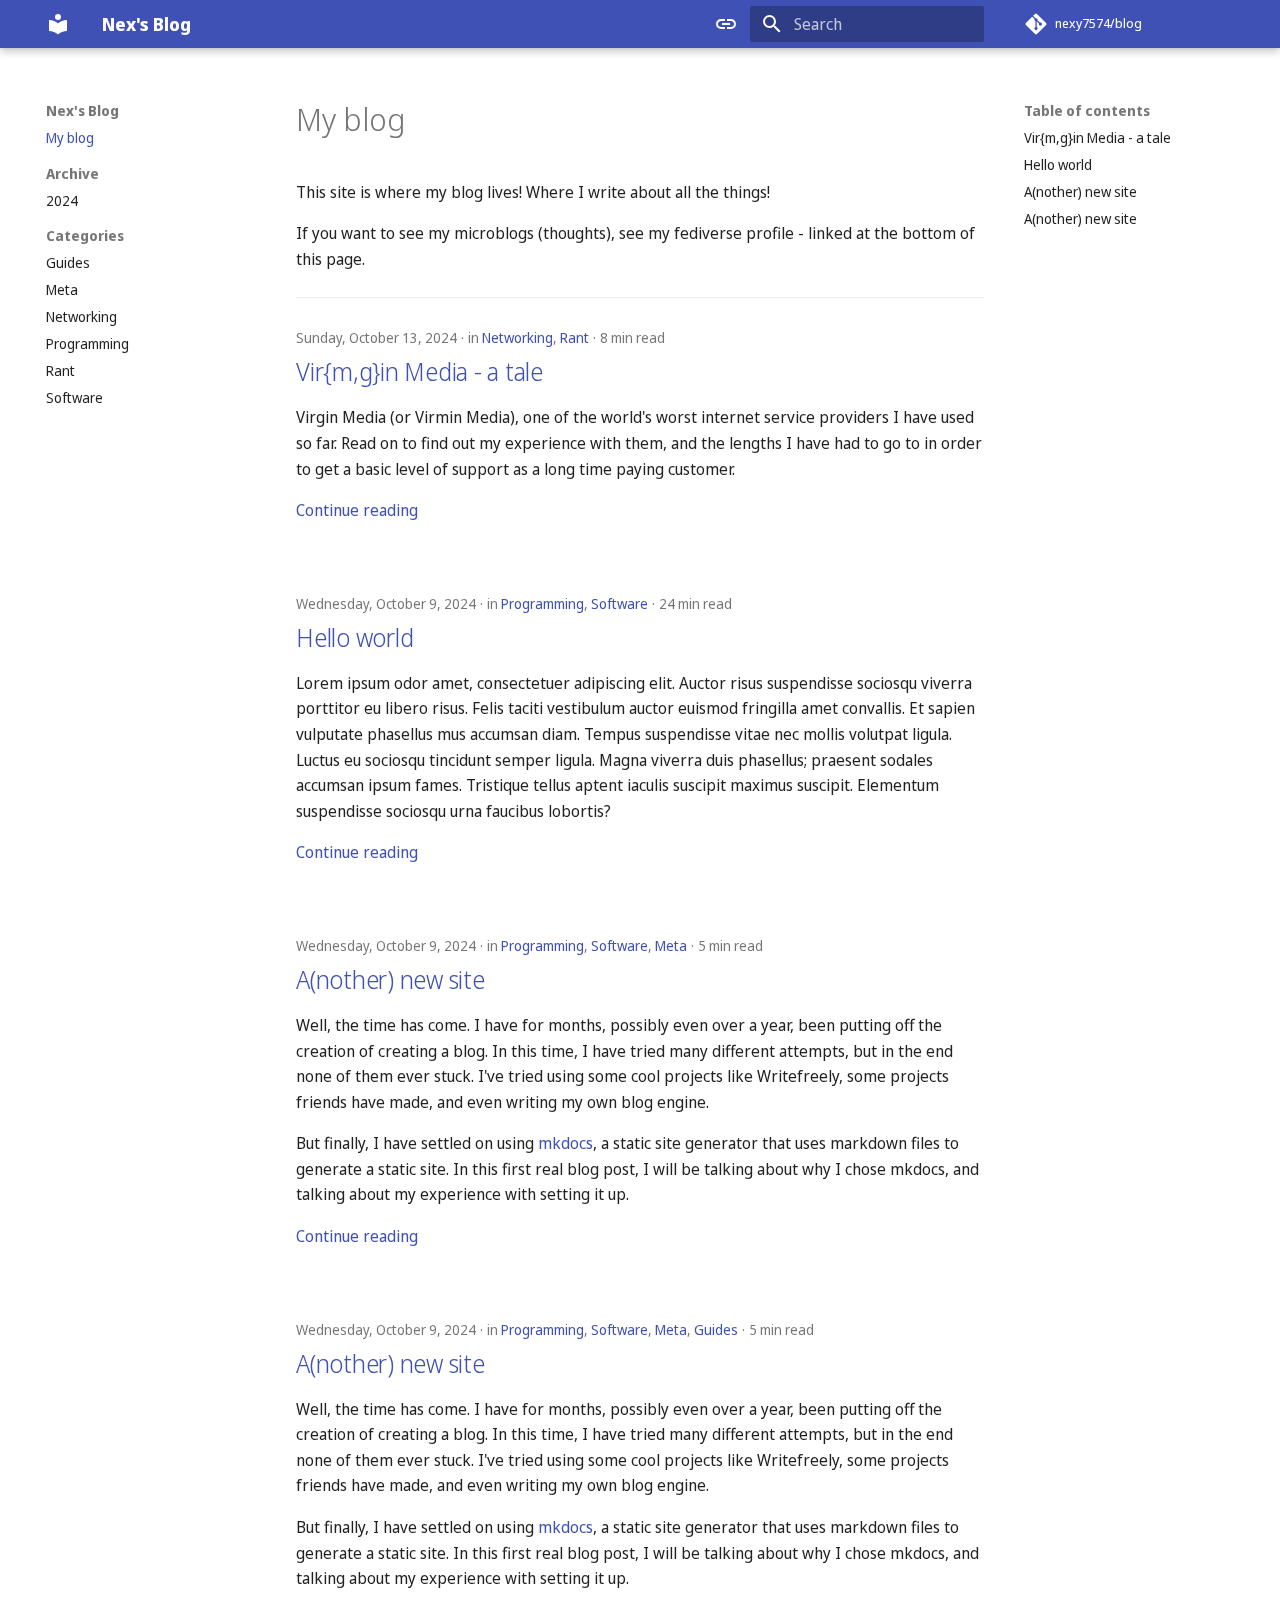
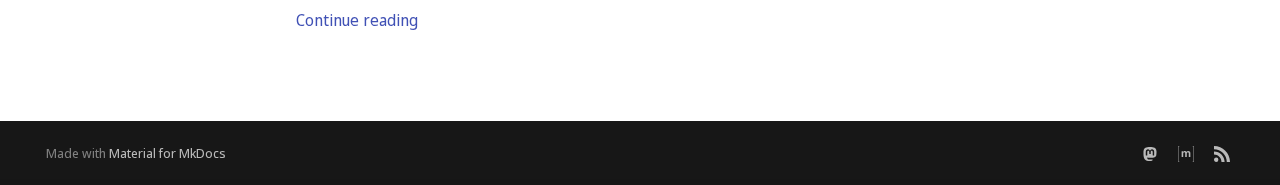
<file: index.html>
<!doctype html><html lang=en class=no-js> <head><meta charset=utf-8><meta name=viewport content="width=device-width,initial-scale=1"><meta name=description content="I ran out of characters for microblogging so this is where the big words go"><link href="https://blog.nexy7574.co.uk/" rel="canonical"><link href=category/guides/ rel=next><link rel=alternate type=application/rss+xml title="RSS feed" href=feed_rss_created.xml><link rel=alternate type=application/rss+xml title="RSS feed of updated content" href=feed_rss_updated.xml><link rel=icon href=assets/images/favicon.png><meta name=generator content="mkdocs-1.6.1, mkdocs-material-9.5.41"><title>Nex's Blog</title><link rel=stylesheet href=assets/stylesheets/main.0253249f.min.css><link rel=stylesheet href=assets/stylesheets/palette.06af60db.min.css><link rel="stylesheet" href="assets/external/fonts.googleapis.com/css.b2c90908.css"><style>:root{--md-text-font:"Noto Sans Display";--md-code-font:"JetBrains Mono"}</style><script>__md_scope=new URL(".",location),__md_hash=e=>[...e].reduce(((e,_)=>(e<<5)-e+_.charCodeAt(0)),0),__md_get=(e,_=localStorage,t=__md_scope)=>JSON.parse(_.getItem(t.pathname+"."+e)),__md_set=(e,_,t=localStorage,a=__md_scope)=>{try{t.setItem(a.pathname+"."+e,JSON.stringify(_))}catch(e){}}</script><meta property=og:type content=website><meta property=og:title content="Nex's Blog"><meta property=og:description content="I ran out of characters for microblogging so this is where the big words go"><meta property=og:image content=https://blog.nexy7574.co.uk/assets/images/social/index.png><meta property=og:image:type content=image/png><meta property=og:image:width content=1200><meta property=og:image:height content=630><meta content=https://blog.nexy7574.co.uk/ property=og:url><meta name=twitter:card content=summary_large_image><meta name=twitter:title content="Nex's Blog"><meta name=twitter:description content="I ran out of characters for microblogging so this is where the big words go"><meta name=twitter:image content=https://blog.nexy7574.co.uk/assets/images/social/index.png></head> <body dir=ltr data-md-color-scheme=default data-md-color-primary=indigo data-md-color-accent=indigo> <input class=md-toggle data-md-toggle=drawer type=checkbox id=__drawer autocomplete=off> <input class=md-toggle data-md-toggle=search type=checkbox id=__search autocomplete=off> <label class=md-overlay for=__drawer></label> <div data-md-component=skip> <a href=#my-blog class=md-skip> Skip to content </a> </div> <div data-md-component=announce> </div> <header class="md-header md-header--shadow" data-md-component=header> <nav class="md-header__inner md-grid" aria-label=Header> <a href=. title="Nex's Blog" class="md-header__button md-logo" aria-label="Nex's Blog" data-md-component=logo> <svg xmlns=http://www.w3.org/2000/svg viewbox="0 0 24 24"><path d="M12 8a3 3 0 0 0 3-3 3 3 0 0 0-3-3 3 3 0 0 0-3 3 3 3 0 0 0 3 3m0 3.54C9.64 9.35 6.5 8 3 8v11c3.5 0 6.64 1.35 9 3.54 2.36-2.19 5.5-3.54 9-3.54V8c-3.5 0-6.64 1.35-9 3.54"/></svg> </a> <label class="md-header__button md-icon" for=__drawer> <svg xmlns=http://www.w3.org/2000/svg viewbox="0 0 24 24"><path d="M3 6h18v2H3zm0 5h18v2H3zm0 5h18v2H3z"/></svg> </label> <div class=md-header__title data-md-component=header-title> <div class=md-header__ellipsis> <div class=md-header__topic> <span class=md-ellipsis> Nex's Blog </span> </div> <div class=md-header__topic data-md-component=header-topic> <span class=md-ellipsis> My blog </span> </div> </div> </div> <form class=md-header__option data-md-component=palette> <input class=md-option data-md-color-media=(prefers-color-scheme) data-md-color-scheme=default data-md-color-primary=indigo data-md-color-accent=indigo aria-label="Switch to light mode" type=radio name=__palette id=__palette_0> <label class="md-header__button md-icon" title="Switch to light mode" for=__palette_1 hidden> <svg xmlns=http://www.w3.org/2000/svg viewbox="0 0 24 24"><path d="M3.9 12c0-1.71 1.39-3.1 3.1-3.1h4V7H7a5 5 0 0 0-5 5 5 5 0 0 0 5 5h4v-1.9H7c-1.71 0-3.1-1.39-3.1-3.1M8 13h8v-2H8zm9-6h-4v1.9h4c1.71 0 3.1 1.39 3.1 3.1s-1.39 3.1-3.1 3.1h-4V17h4a5 5 0 0 0 5-5 5 5 0 0 0-5-5"/></svg> </label> <input class=md-option data-md-color-media="(prefers-color-scheme: light)" data-md-color-scheme=default data-md-color-primary=indigo data-md-color-accent=deep-purple aria-label="Switch to dark mode" type=radio name=__palette id=__palette_1> <label class="md-header__button md-icon" title="Switch to dark mode" for=__palette_2 hidden> <svg xmlns=http://www.w3.org/2000/svg viewbox="0 0 24 24"><path d="M17 7H7a5 5 0 0 0-5 5 5 5 0 0 0 5 5h10a5 5 0 0 0 5-5 5 5 0 0 0-5-5m0 8a3 3 0 0 1-3-3 3 3 0 0 1 3-3 3 3 0 0 1 3 3 3 3 0 0 1-3 3"/></svg> </label> <input class=md-option data-md-color-media="(prefers-color-scheme: dark)" data-md-color-scheme=slate data-md-color-primary=deep-purple data-md-color-accent=indigo aria-label="Switch to system preference" type=radio name=__palette id=__palette_2> <label class="md-header__button md-icon" title="Switch to system preference" for=__palette_0 hidden> <svg xmlns=http://www.w3.org/2000/svg viewbox="0 0 24 24"><path d="M17 7H7a5 5 0 0 0-5 5 5 5 0 0 0 5 5h10a5 5 0 0 0 5-5 5 5 0 0 0-5-5M7 15a3 3 0 0 1-3-3 3 3 0 0 1 3-3 3 3 0 0 1 3 3 3 3 0 0 1-3 3"/></svg> </label> </form> <script>var palette=__md_get("__palette");if(palette&&palette.color){if("(prefers-color-scheme)"===palette.color.media){var media=matchMedia("(prefers-color-scheme: light)"),input=document.querySelector(media.matches?"[data-md-color-media='(prefers-color-scheme: light)']":"[data-md-color-media='(prefers-color-scheme: dark)']");palette.color.media=input.getAttribute("data-md-color-media"),palette.color.scheme=input.getAttribute("data-md-color-scheme"),palette.color.primary=input.getAttribute("data-md-color-primary"),palette.color.accent=input.getAttribute("data-md-color-accent")}for(var[key,value]of Object.entries(palette.color))document.body.setAttribute("data-md-color-"+key,value)}</script> <label class="md-header__button md-icon" for=__search> <svg xmlns=http://www.w3.org/2000/svg viewbox="0 0 24 24"><path d="M9.5 3A6.5 6.5 0 0 1 16 9.5c0 1.61-.59 3.09-1.56 4.23l.27.27h.79l5 5-1.5 1.5-5-5v-.79l-.27-.27A6.52 6.52 0 0 1 9.5 16 6.5 6.5 0 0 1 3 9.5 6.5 6.5 0 0 1 9.5 3m0 2C7 5 5 7 5 9.5S7 14 9.5 14 14 12 14 9.5 12 5 9.5 5"/></svg> </label> <div class=md-search data-md-component=search role=dialog> <label class=md-search__overlay for=__search></label> <div class=md-search__inner role=search> <form class=md-search__form name=search> <input type=text class=md-search__input name=query aria-label=Search placeholder=Search autocapitalize=off autocorrect=off autocomplete=off spellcheck=false data-md-component=search-query required> <label class="md-search__icon md-icon" for=__search> <svg xmlns=http://www.w3.org/2000/svg viewbox="0 0 24 24"><path d="M9.5 3A6.5 6.5 0 0 1 16 9.5c0 1.61-.59 3.09-1.56 4.23l.27.27h.79l5 5-1.5 1.5-5-5v-.79l-.27-.27A6.52 6.52 0 0 1 9.5 16 6.5 6.5 0 0 1 3 9.5 6.5 6.5 0 0 1 9.5 3m0 2C7 5 5 7 5 9.5S7 14 9.5 14 14 12 14 9.5 12 5 9.5 5"/></svg> <svg xmlns=http://www.w3.org/2000/svg viewbox="0 0 24 24"><path d="M20 11v2H8l5.5 5.5-1.42 1.42L4.16 12l7.92-7.92L13.5 5.5 8 11z"/></svg> </label> <nav class=md-search__options aria-label=Search> <button type=reset class="md-search__icon md-icon" title=Clear aria-label=Clear tabindex=-1> <svg xmlns=http://www.w3.org/2000/svg viewbox="0 0 24 24"><path d="M19 6.41 17.59 5 12 10.59 6.41 5 5 6.41 10.59 12 5 17.59 6.41 19 12 13.41 17.59 19 19 17.59 13.41 12z"/></svg> </button> </nav> <div class=md-search__suggest data-md-component=search-suggest></div> </form> <div class=md-search__output> <div class=md-search__scrollwrap tabindex=0 data-md-scrollfix> <div class=md-search-result data-md-component=search-result> <div class=md-search-result__meta> Initializing search </div> <ol class=md-search-result__list role=presentation></ol> </div> </div> </div> </div> </div> <div class=md-header__source> <a href="https://codeberg.org/nexy7574/blog" title="Go to repository" class="md-source" data-md-component="source"> <div class="md-source__icon md-icon"> <svg xmlns=http://www.w3.org/2000/svg viewbox="0 0 448 512"><!-- Font Awesome Free 6.6.0 by @fontawesome - https://fontawesome.com License - https://fontawesome.com/license/free (Icons: CC BY 4.0, Fonts: SIL OFL 1.1, Code: MIT License) Copyright 2024 Fonticons, Inc.--><path d="M439.55 236.05 244 40.45a28.87 28.87 0 0 0-40.81 0l-40.66 40.63 51.52 51.52c27.06-9.14 52.68 16.77 43.39 43.68l49.66 49.66c34.23-11.8 61.18 31 35.47 56.69-26.49 26.49-70.21-2.87-56-37.34L240.22 199v121.85c25.3 12.54 22.26 41.85 9.08 55a34.34 34.34 0 0 1-48.55 0c-17.57-17.6-11.07-46.91 11.25-56v-123c-20.8-8.51-24.6-30.74-18.64-45L142.57 101 8.45 235.14a28.86 28.86 0 0 0 0 40.81l195.61 195.6a28.86 28.86 0 0 0 40.8 0l194.69-194.69a28.86 28.86 0 0 0 0-40.81"/></svg> </div> <div class=md-source__repository> nexy7574/blog </div> </a> </div> </nav> </header> <div class=md-container data-md-component=container> <main class=md-main data-md-component=main> <div class="md-main__inner md-grid"> <div class="md-sidebar md-sidebar--primary" data-md-component=sidebar data-md-type=navigation> <div class=md-sidebar__scrollwrap> <div class=md-sidebar__inner> <nav class="md-nav md-nav--primary" aria-label=Navigation data-md-level=0> <label class=md-nav__title for=__drawer> <a href=. title="Nex's Blog" class="md-nav__button md-logo" aria-label="Nex's Blog" data-md-component=logo> <svg xmlns=http://www.w3.org/2000/svg viewbox="0 0 24 24"><path d="M12 8a3 3 0 0 0 3-3 3 3 0 0 0-3-3 3 3 0 0 0-3 3 3 3 0 0 0 3 3m0 3.54C9.64 9.35 6.5 8 3 8v11c3.5 0 6.64 1.35 9 3.54 2.36-2.19 5.5-3.54 9-3.54V8c-3.5 0-6.64 1.35-9 3.54"/></svg> </a> Nex's Blog </label> <div class=md-nav__source> <a href="https://codeberg.org/nexy7574/blog" title="Go to repository" class="md-source" data-md-component="source"> <div class="md-source__icon md-icon"> <svg xmlns=http://www.w3.org/2000/svg viewbox="0 0 448 512"><!-- Font Awesome Free 6.6.0 by @fontawesome - https://fontawesome.com License - https://fontawesome.com/license/free (Icons: CC BY 4.0, Fonts: SIL OFL 1.1, Code: MIT License) Copyright 2024 Fonticons, Inc.--><path d="M439.55 236.05 244 40.45a28.87 28.87 0 0 0-40.81 0l-40.66 40.63 51.52 51.52c27.06-9.14 52.68 16.77 43.39 43.68l49.66 49.66c34.23-11.8 61.18 31 35.47 56.69-26.49 26.49-70.21-2.87-56-37.34L240.22 199v121.85c25.3 12.54 22.26 41.85 9.08 55a34.34 34.34 0 0 1-48.55 0c-17.57-17.6-11.07-46.91 11.25-56v-123c-20.8-8.51-24.6-30.74-18.64-45L142.57 101 8.45 235.14a28.86 28.86 0 0 0 0 40.81l195.61 195.6a28.86 28.86 0 0 0 40.8 0l194.69-194.69a28.86 28.86 0 0 0 0-40.81"/></svg> </div> <div class=md-source__repository> nexy7574/blog </div> </a> </div> <ul class=md-nav__list data-md-scrollfix> <li class="md-nav__item md-nav__item--active"> <input class="md-nav__toggle md-toggle" type=checkbox id=__toc> <label class="md-nav__link md-nav__link--active" for=__toc> <span class=md-ellipsis> My blog </span> <span class="md-nav__icon md-icon"></span> </label> <a href=. class="md-nav__link md-nav__link--active"> <span class=md-ellipsis> My blog </span> </a> <nav class="md-nav md-nav--secondary" aria-label="Table of contents"> <label class=md-nav__title for=__toc> <span class="md-nav__icon md-icon"></span> Table of contents </label> <ul class=md-nav__list data-md-component=toc data-md-scrollfix> <li class=md-nav__item> <a href=#virmgin-media-a-tale class=md-nav__link> <span class=md-ellipsis> Vir{m,g}in Media - a tale </span> </a> </li> <li class=md-nav__item> <a href=#hello-world class=md-nav__link> <span class=md-ellipsis> Hello world </span> </a> </li> <li class=md-nav__item> <a href=#another-new-site class=md-nav__link> <span class=md-ellipsis> A(nother) new site </span> </a> </li> <li class=md-nav__item> <a href=#another-new-site class=md-nav__link> <span class=md-ellipsis> A(nother) new site </span> </a> </li> </ul> </nav> </li> <li class="md-nav__item md-nav__item--section md-nav__item--nested"> <input class="md-nav__toggle md-toggle " type=checkbox id=__nav_2> <label class=md-nav__link for=__nav_2 id=__nav_2_label tabindex> <span class=md-ellipsis> Archive </span> <span class="md-nav__icon md-icon"></span> </label> <nav class=md-nav data-md-level=1 aria-labelledby=__nav_2_label aria-expanded=false> <label class=md-nav__title for=__nav_2> <span class="md-nav__icon md-icon"></span> Archive </label> <ul class=md-nav__list data-md-scrollfix> <li class=md-nav__item> <a href=archive/2024/ class=md-nav__link> <span class=md-ellipsis> 2024 </span> </a> </li> </ul> </nav> </li> <li class="md-nav__item md-nav__item--section md-nav__item--nested"> <input class="md-nav__toggle md-toggle " type=checkbox id=__nav_3> <label class=md-nav__link for=__nav_3 id=__nav_3_label tabindex> <span class=md-ellipsis> Categories </span> <span class="md-nav__icon md-icon"></span> </label> <nav class=md-nav data-md-level=1 aria-labelledby=__nav_3_label aria-expanded=false> <label class=md-nav__title for=__nav_3> <span class="md-nav__icon md-icon"></span> Categories </label> <ul class=md-nav__list data-md-scrollfix> <li class=md-nav__item> <a href=category/guides/ class=md-nav__link> <span class=md-ellipsis> Guides </span> </a> </li> <li class=md-nav__item> <a href=category/meta/ class=md-nav__link> <span class=md-ellipsis> Meta </span> </a> </li> <li class=md-nav__item> <a href=category/networking/ class=md-nav__link> <span class=md-ellipsis> Networking </span> </a> </li> <li class=md-nav__item> <a href=category/programming/ class=md-nav__link> <span class=md-ellipsis> Programming </span> </a> </li> <li class=md-nav__item> <a href=category/rant/ class=md-nav__link> <span class=md-ellipsis> Rant </span> </a> </li> <li class=md-nav__item> <a href=category/software/ class=md-nav__link> <span class=md-ellipsis> Software </span> </a> </li> </ul> </nav> </li> </ul> </nav> </div> </div> </div> <div class="md-sidebar md-sidebar--secondary" data-md-component=sidebar data-md-type=toc> <div class=md-sidebar__scrollwrap> <div class=md-sidebar__inner> <nav class="md-nav md-nav--secondary" aria-label="Table of contents"> <label class=md-nav__title for=__toc> <span class="md-nav__icon md-icon"></span> Table of contents </label> <ul class=md-nav__list data-md-component=toc data-md-scrollfix> <li class=md-nav__item> <a href=#virmgin-media-a-tale class=md-nav__link> <span class=md-ellipsis> Vir{m,g}in Media - a tale </span> </a> </li> <li class=md-nav__item> <a href=#hello-world class=md-nav__link> <span class=md-ellipsis> Hello world </span> </a> </li> <li class=md-nav__item> <a href=#another-new-site class=md-nav__link> <span class=md-ellipsis> A(nother) new site </span> </a> </li> <li class=md-nav__item> <a href=#another-new-site class=md-nav__link> <span class=md-ellipsis> A(nother) new site </span> </a> </li> </ul> </nav> </div> </div> </div> <div class=md-content data-md-component=content> <div class=md-content__inner> <header class=md-typeset> <h1 id=my-blog>My blog<a class=headerlink href=#my-blog title="Permanent link">&para;</a></h1> <p>This site is where my blog lives! Where I write about all the things!</p> <p>If you want to see my microblogs (thoughts), see my fediverse profile - linked at the bottom of this page.</p> <hr> </header> <article class="md-post md-post--excerpt"> <header class=md-post__header> <div class="md-post__meta md-meta"> <ul class=md-meta__list> <li class=md-meta__item> <time datetime="2024-10-13 00:00:00">Sunday, October 13, 2024</time></li> <li class=md-meta__item> in <a href=category/networking/ class=md-meta__link>Networking</a>, <a href=category/rant/ class=md-meta__link>Rant</a></li> <li class=md-meta__item> 8 min read </li> </ul> </div> </header> <div class="md-post__content md-typeset"> <h2 id=virmgin-media-a-tale><a href=2024/10/13/virgin-rant/ class=toclink>Vir{m,g}in Media - a tale</a></h2> <p>Virgin Media (or Virmin Media), one of the world's worst internet service providers I have used so far. Read on to find out my experience with them, and the lengths I have had to go to in order to get a basic level of support as a long time paying customer.</p> <nav class=md-post__action> <a href=2024/10/13/virgin-rant/ > Continue reading </a> </nav> </div> </article> <article class="md-post md-post--excerpt"> <header class=md-post__header> <div class="md-post__meta md-meta"> <ul class=md-meta__list> <li class=md-meta__item> <time datetime="2024-10-09 00:00:00">Wednesday, October 9, 2024</time></li> <li class=md-meta__item> in <a href=category/programming/ class=md-meta__link>Programming</a>, <a href=category/software/ class=md-meta__link>Software</a></li> <li class=md-meta__item> 24 min read </li> </ul> </div> </header> <div class="md-post__content md-typeset"> <h2 id=hello-world><a href=2024/10/09/hello-world/ class=toclink>Hello world</a></h2> <p>Lorem ipsum odor amet, consectetuer adipiscing elit. Auctor risus suspendisse sociosqu viverra porttitor eu libero risus. Felis taciti vestibulum auctor euismod fringilla amet convallis. Et sapien vulputate phasellus mus accumsan diam. Tempus suspendisse vitae nec mollis volutpat ligula. Luctus eu sociosqu tincidunt semper ligula. Magna viverra duis phasellus; praesent sodales accumsan ipsum fames. Tristique tellus aptent iaculis suscipit maximus suscipit. Elementum suspendisse sociosqu urna faucibus lobortis?</p> <nav class=md-post__action> <a href=2024/10/09/hello-world/ > Continue reading </a> </nav> </div> </article> <article class="md-post md-post--excerpt"> <header class=md-post__header> <div class="md-post__meta md-meta"> <ul class=md-meta__list> <li class=md-meta__item> <time datetime="2024-10-09 00:00:00">Wednesday, October 9, 2024</time></li> <li class=md-meta__item> in <a href=category/programming/ class=md-meta__link>Programming</a>, <a href=category/software/ class=md-meta__link>Software</a>, <a href=category/meta/ class=md-meta__link>Meta</a></li> <li class=md-meta__item> 5 min read </li> </ul> </div> </header> <div class="md-post__content md-typeset"> <h2 id=another-new-site><a href=2024/10/09/another-new-site/ class=toclink>A(nother) new site</a></h2> <p>Well, the time has come. I have for months, possibly even over a year, been putting off the creation of creating a blog. In this time, I have tried many different attempts, but in the end none of them ever stuck. I've tried using some cool projects like Writefreely, some projects friends have made, and even writing my own blog engine.</p> <p>But finally, I have settled on using <a href="https://www.mkdocs.org/">mkdocs</a>, a static site generator that uses markdown files to generate a static site. In this first real blog post, I will be talking about why I chose mkdocs, and talking about my experience with setting it up.</p> <nav class=md-post__action> <a href=2024/10/09/another-new-site/ > Continue reading </a> </nav> </div> </article> <article class="md-post md-post--excerpt"> <header class=md-post__header> <div class="md-post__meta md-meta"> <ul class=md-meta__list> <li class=md-meta__item> <time datetime="2024-10-09 00:00:00">Wednesday, October 9, 2024</time></li> <li class=md-meta__item> in <a href=category/programming/ class=md-meta__link>Programming</a>, <a href=category/software/ class=md-meta__link>Software</a>, <a href=category/meta/ class=md-meta__link>Meta</a>, <a href=category/guides/ class=md-meta__link>Guides</a></li> <li class=md-meta__item> 5 min read </li> </ul> </div> </header> <div class="md-post__content md-typeset"> <h2 id=another-new-site><a href=2024/10/09/another-new-site/ class=toclink>A(nother) new site</a></h2> <p>Well, the time has come. I have for months, possibly even over a year, been putting off the creation of creating a blog. In this time, I have tried many different attempts, but in the end none of them ever stuck. I've tried using some cool projects like Writefreely, some projects friends have made, and even writing my own blog engine.</p> <p>But finally, I have settled on using <a href="https://www.mkdocs.org/">mkdocs</a>, a static site generator that uses markdown files to generate a static site. In this first real blog post, I will be talking about why I chose mkdocs, and talking about my experience with setting it up.</p> <nav class=md-post__action> <a href=2024/10/09/another-new-site/ > Continue reading </a> </nav> </div> </article> <nav class=md-pagination> </nav> </div> </div> <script>var target=document.getElementById(location.hash.slice(1));target&&target.name&&(target.checked=target.name.startsWith("__tabbed_"))</script> </div> <button type=button class="md-top md-icon" data-md-component=top hidden> <svg xmlns=http://www.w3.org/2000/svg viewbox="0 0 24 24"><path d="M13 20h-2V8l-5.5 5.5-1.42-1.42L12 4.16l7.92 7.92-1.42 1.42L13 8z"/></svg> Back to top </button> </main> <footer class=md-footer> <div class="md-footer-meta md-typeset"> <div class="md-footer-meta__inner md-grid"> <div class=md-copyright> Made with <a href="https://squidfunk.github.io/mkdocs-material/" target="_blank" rel="noopener"> Material for MkDocs </a> </div> <div class=md-social> <a href="https://fedi.transgender.ing/@nex" target="_blank" rel="noopener me" title="fediverse" class="md-social__link"> <svg xmlns=http://www.w3.org/2000/svg viewbox="0 0 448 512"><!-- Font Awesome Free 6.6.0 by @fontawesome - https://fontawesome.com License - https://fontawesome.com/license/free (Icons: CC BY 4.0, Fonts: SIL OFL 1.1, Code: MIT License) Copyright 2024 Fonticons, Inc.--><path d="M433 179.11c0-97.2-63.71-125.7-63.71-125.7-62.52-28.7-228.56-28.4-290.48 0 0 0-63.72 28.5-63.72 125.7 0 115.7-6.6 259.4 105.63 289.1 40.51 10.7 75.32 13 103.33 11.4 50.81-2.8 79.32-18.1 79.32-18.1l-1.7-36.9s-36.31 11.4-77.12 10.1c-40.41-1.4-83-4.4-89.63-54a102.5 102.5 0 0 1-.9-13.9c85.63 20.9 158.65 9.1 178.75 6.7 56.12-6.7 105-41.3 111.23-72.9 9.8-49.8 9-121.5 9-121.5m-75.12 125.2h-46.63v-114.2c0-49.7-64-51.6-64 6.9v62.5h-46.33V197c0-58.5-64-56.6-64-6.9v114.2H90.19c0-122.1-5.2-147.9 18.41-175 25.9-28.9 79.82-30.8 103.83 6.1l11.6 19.5 11.6-19.5c24.11-37.1 78.12-34.8 103.83-6.1 23.71 27.3 18.4 53 18.4 175z"/></svg> </a> <a href="https://matrix.to/#/#general:nexy7574.co.uk" target="_blank" rel="noopener" title="Matrix" class="md-social__link"> <svg xmlns=http://www.w3.org/2000/svg viewbox="0 0 24 24"><path d="M.632.55v22.9H2.28V24H0V0h2.28v.55zm7.043 7.26v1.157h.033a3.3 3.3 0 0 1 1.117-1.024c.433-.245.936-.365 1.5-.365q.81.002 1.481.314c.448.208.785.582 1.02 1.108q.382-.562 1.034-.992.651-.43 1.546-.43.679 0 1.26.167c.388.11.716.286.993.53.276.245.489.559.646.951q.229.587.23 1.417v5.728h-2.349V11.52q0-.43-.032-.812a1.8 1.8 0 0 0-.18-.66 1.1 1.1 0 0 0-.438-.448q-.292-.165-.785-.166-.498 0-.803.189a1.4 1.4 0 0 0-.48.499 2 2 0 0 0-.231.696 5.6 5.6 0 0 0-.06.785v4.768h-2.35v-4.8q.002-.38-.018-.752a2.1 2.1 0 0 0-.143-.688 1.05 1.05 0 0 0-.415-.503c-.194-.125-.476-.19-.854-.19q-.168 0-.439.074c-.18.051-.36.143-.53.282a1.64 1.64 0 0 0-.439.595q-.18.39-.18 1.02v4.966H5.46V7.81zm15.693 15.64V.55H21.72V0H24v24h-2.28v-.55z"/></svg> </a> <a href="https://blog.nexy7574.co.uk/feed.xml" target="_blank" rel="noopener" title="RSS Feed" class="md-social__link"> <svg xmlns=http://www.w3.org/2000/svg viewbox="0 0 24 24"><path d="M19.199 24C19.199 13.467 10.533 4.8 0 4.8V0c13.165 0 24 10.835 24 24zM3.291 17.415a3.3 3.3 0 0 1 3.293 3.295A3.303 3.303 0 0 1 3.283 24C1.47 24 0 22.526 0 20.71s1.475-3.294 3.291-3.295M15.909 24h-4.665c0-6.169-5.075-11.245-11.244-11.245V8.09c8.727 0 15.909 7.184 15.909 15.91"/></svg> </a> </div> </div> </div> </footer> </div> <div class=md-dialog data-md-component=dialog> <div class="md-dialog__inner md-typeset"></div> </div> <div class=md-progress data-md-component=progress role=progressbar></div> <script id=__config type=application/json>{"base": ".", "features": ["content.action.edit", "search.suggest", "navigation.instant", "navigation.instant.prefetch", "navigation.instant.progress", "navigation.instant.preview", "navigation.tracking", "navigation.sections", "navigation.top", "toc.follow", "header.autohide"], "search": "assets/javascripts/workers/search.6ce7567c.min.js", "translations": {"clipboard.copied": "Copied to clipboard", "clipboard.copy": "Copy to clipboard", "search.result.more.one": "1 more on this page", "search.result.more.other": "# more on this page", "search.result.none": "No matching documents", "search.result.one": "1 matching document", "search.result.other": "# matching documents", "search.result.placeholder": "Type to start searching", "search.result.term.missing": "Missing", "select.version": "Select version"}}</script> <script src=assets/javascripts/bundle.83f73b43.min.js></script> </body> </html>
</file>
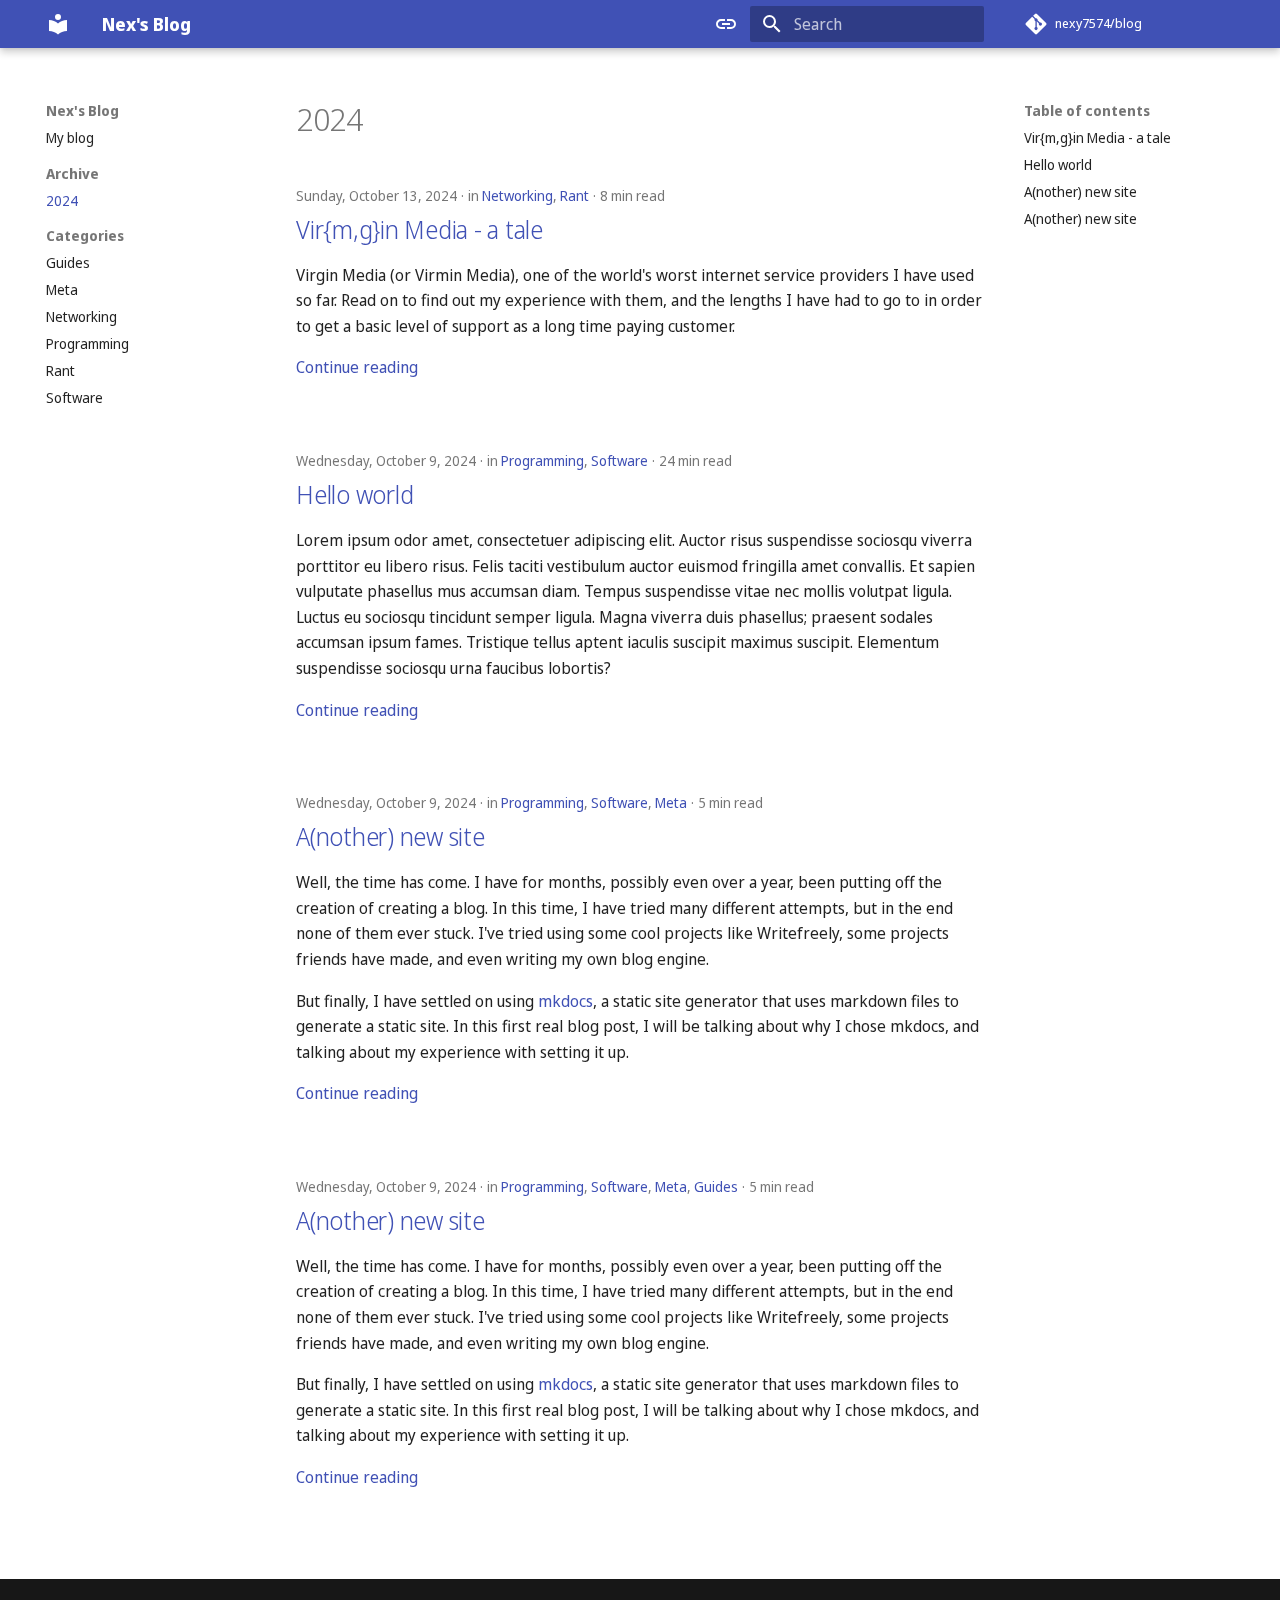
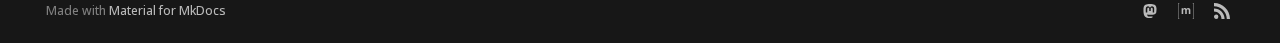
<file: archive/2024/index.html>
<!doctype html><html lang=en class=no-js> <head><meta charset=utf-8><meta name=viewport content="width=device-width,initial-scale=1"><meta name=description content="I ran out of characters for microblogging so this is where the big words go"><link href="https://blog.nexy7574.co.uk/archive/2024/" rel="canonical"><link href=../../category/software/ rel=prev><link rel=alternate type=application/rss+xml title="RSS feed" href=../../feed_rss_created.xml><link rel=alternate type=application/rss+xml title="RSS feed of updated content" href=../../feed_rss_updated.xml><link rel=icon href=../../assets/images/favicon.png><meta name=generator content="mkdocs-1.6.1, mkdocs-material-9.5.41"><title>2024 - Nex's Blog</title><link rel=stylesheet href=../../assets/stylesheets/main.0253249f.min.css><link rel=stylesheet href=../../assets/stylesheets/palette.06af60db.min.css><link rel="stylesheet" href="../../assets/external/fonts.googleapis.com/css.b2c90908.css"><style>:root{--md-text-font:"Noto Sans Display";--md-code-font:"JetBrains Mono"}</style><script>__md_scope=new URL("../..",location),__md_hash=e=>[...e].reduce(((e,_)=>(e<<5)-e+_.charCodeAt(0)),0),__md_get=(e,_=localStorage,t=__md_scope)=>JSON.parse(_.getItem(t.pathname+"."+e)),__md_set=(e,_,t=localStorage,a=__md_scope)=>{try{t.setItem(a.pathname+"."+e,JSON.stringify(_))}catch(e){}}</script><meta property=og:type content=website><meta property=og:title content="2024 - Nex's Blog"><meta property=og:description content="I ran out of characters for microblogging so this is where the big words go"><meta property=og:image content=https://blog.nexy7574.co.uk/assets/images/social/archive/2024.png><meta property=og:image:type content=image/png><meta property=og:image:width content=1200><meta property=og:image:height content=630><meta content=https://blog.nexy7574.co.uk/archive/2024/ property=og:url><meta name=twitter:card content=summary_large_image><meta name=twitter:title content="2024 - Nex's Blog"><meta name=twitter:description content="I ran out of characters for microblogging so this is where the big words go"><meta name=twitter:image content=https://blog.nexy7574.co.uk/assets/images/social/archive/2024.png></head> <body dir=ltr data-md-color-scheme=default data-md-color-primary=indigo data-md-color-accent=indigo> <input class=md-toggle data-md-toggle=drawer type=checkbox id=__drawer autocomplete=off> <input class=md-toggle data-md-toggle=search type=checkbox id=__search autocomplete=off> <label class=md-overlay for=__drawer></label> <div data-md-component=skip> <a href=#2024 class=md-skip> Skip to content </a> </div> <div data-md-component=announce> </div> <header class="md-header md-header--shadow" data-md-component=header> <nav class="md-header__inner md-grid" aria-label=Header> <a href=../.. title="Nex's Blog" class="md-header__button md-logo" aria-label="Nex's Blog" data-md-component=logo> <svg xmlns=http://www.w3.org/2000/svg viewbox="0 0 24 24"><path d="M12 8a3 3 0 0 0 3-3 3 3 0 0 0-3-3 3 3 0 0 0-3 3 3 3 0 0 0 3 3m0 3.54C9.64 9.35 6.5 8 3 8v11c3.5 0 6.64 1.35 9 3.54 2.36-2.19 5.5-3.54 9-3.54V8c-3.5 0-6.64 1.35-9 3.54"/></svg> </a> <label class="md-header__button md-icon" for=__drawer> <svg xmlns=http://www.w3.org/2000/svg viewbox="0 0 24 24"><path d="M3 6h18v2H3zm0 5h18v2H3zm0 5h18v2H3z"/></svg> </label> <div class=md-header__title data-md-component=header-title> <div class=md-header__ellipsis> <div class=md-header__topic> <span class=md-ellipsis> Nex's Blog </span> </div> <div class=md-header__topic data-md-component=header-topic> <span class=md-ellipsis> 2024 </span> </div> </div> </div> <form class=md-header__option data-md-component=palette> <input class=md-option data-md-color-media=(prefers-color-scheme) data-md-color-scheme=default data-md-color-primary=indigo data-md-color-accent=indigo aria-label="Switch to light mode" type=radio name=__palette id=__palette_0> <label class="md-header__button md-icon" title="Switch to light mode" for=__palette_1 hidden> <svg xmlns=http://www.w3.org/2000/svg viewbox="0 0 24 24"><path d="M3.9 12c0-1.71 1.39-3.1 3.1-3.1h4V7H7a5 5 0 0 0-5 5 5 5 0 0 0 5 5h4v-1.9H7c-1.71 0-3.1-1.39-3.1-3.1M8 13h8v-2H8zm9-6h-4v1.9h4c1.71 0 3.1 1.39 3.1 3.1s-1.39 3.1-3.1 3.1h-4V17h4a5 5 0 0 0 5-5 5 5 0 0 0-5-5"/></svg> </label> <input class=md-option data-md-color-media="(prefers-color-scheme: light)" data-md-color-scheme=default data-md-color-primary=indigo data-md-color-accent=deep-purple aria-label="Switch to dark mode" type=radio name=__palette id=__palette_1> <label class="md-header__button md-icon" title="Switch to dark mode" for=__palette_2 hidden> <svg xmlns=http://www.w3.org/2000/svg viewbox="0 0 24 24"><path d="M17 7H7a5 5 0 0 0-5 5 5 5 0 0 0 5 5h10a5 5 0 0 0 5-5 5 5 0 0 0-5-5m0 8a3 3 0 0 1-3-3 3 3 0 0 1 3-3 3 3 0 0 1 3 3 3 3 0 0 1-3 3"/></svg> </label> <input class=md-option data-md-color-media="(prefers-color-scheme: dark)" data-md-color-scheme=slate data-md-color-primary=deep-purple data-md-color-accent=indigo aria-label="Switch to system preference" type=radio name=__palette id=__palette_2> <label class="md-header__button md-icon" title="Switch to system preference" for=__palette_0 hidden> <svg xmlns=http://www.w3.org/2000/svg viewbox="0 0 24 24"><path d="M17 7H7a5 5 0 0 0-5 5 5 5 0 0 0 5 5h10a5 5 0 0 0 5-5 5 5 0 0 0-5-5M7 15a3 3 0 0 1-3-3 3 3 0 0 1 3-3 3 3 0 0 1 3 3 3 3 0 0 1-3 3"/></svg> </label> </form> <script>var palette=__md_get("__palette");if(palette&&palette.color){if("(prefers-color-scheme)"===palette.color.media){var media=matchMedia("(prefers-color-scheme: light)"),input=document.querySelector(media.matches?"[data-md-color-media='(prefers-color-scheme: light)']":"[data-md-color-media='(prefers-color-scheme: dark)']");palette.color.media=input.getAttribute("data-md-color-media"),palette.color.scheme=input.getAttribute("data-md-color-scheme"),palette.color.primary=input.getAttribute("data-md-color-primary"),palette.color.accent=input.getAttribute("data-md-color-accent")}for(var[key,value]of Object.entries(palette.color))document.body.setAttribute("data-md-color-"+key,value)}</script> <label class="md-header__button md-icon" for=__search> <svg xmlns=http://www.w3.org/2000/svg viewbox="0 0 24 24"><path d="M9.5 3A6.5 6.5 0 0 1 16 9.5c0 1.61-.59 3.09-1.56 4.23l.27.27h.79l5 5-1.5 1.5-5-5v-.79l-.27-.27A6.52 6.52 0 0 1 9.5 16 6.5 6.5 0 0 1 3 9.5 6.5 6.5 0 0 1 9.5 3m0 2C7 5 5 7 5 9.5S7 14 9.5 14 14 12 14 9.5 12 5 9.5 5"/></svg> </label> <div class=md-search data-md-component=search role=dialog> <label class=md-search__overlay for=__search></label> <div class=md-search__inner role=search> <form class=md-search__form name=search> <input type=text class=md-search__input name=query aria-label=Search placeholder=Search autocapitalize=off autocorrect=off autocomplete=off spellcheck=false data-md-component=search-query required> <label class="md-search__icon md-icon" for=__search> <svg xmlns=http://www.w3.org/2000/svg viewbox="0 0 24 24"><path d="M9.5 3A6.5 6.5 0 0 1 16 9.5c0 1.61-.59 3.09-1.56 4.23l.27.27h.79l5 5-1.5 1.5-5-5v-.79l-.27-.27A6.52 6.52 0 0 1 9.5 16 6.5 6.5 0 0 1 3 9.5 6.5 6.5 0 0 1 9.5 3m0 2C7 5 5 7 5 9.5S7 14 9.5 14 14 12 14 9.5 12 5 9.5 5"/></svg> <svg xmlns=http://www.w3.org/2000/svg viewbox="0 0 24 24"><path d="M20 11v2H8l5.5 5.5-1.42 1.42L4.16 12l7.92-7.92L13.5 5.5 8 11z"/></svg> </label> <nav class=md-search__options aria-label=Search> <button type=reset class="md-search__icon md-icon" title=Clear aria-label=Clear tabindex=-1> <svg xmlns=http://www.w3.org/2000/svg viewbox="0 0 24 24"><path d="M19 6.41 17.59 5 12 10.59 6.41 5 5 6.41 10.59 12 5 17.59 6.41 19 12 13.41 17.59 19 19 17.59 13.41 12z"/></svg> </button> </nav> <div class=md-search__suggest data-md-component=search-suggest></div> </form> <div class=md-search__output> <div class=md-search__scrollwrap tabindex=0 data-md-scrollfix> <div class=md-search-result data-md-component=search-result> <div class=md-search-result__meta> Initializing search </div> <ol class=md-search-result__list role=presentation></ol> </div> </div> </div> </div> </div> <div class=md-header__source> <a href="https://codeberg.org/nexy7574/blog" title="Go to repository" class="md-source" data-md-component="source"> <div class="md-source__icon md-icon"> <svg xmlns=http://www.w3.org/2000/svg viewbox="0 0 448 512"><!-- Font Awesome Free 6.6.0 by @fontawesome - https://fontawesome.com License - https://fontawesome.com/license/free (Icons: CC BY 4.0, Fonts: SIL OFL 1.1, Code: MIT License) Copyright 2024 Fonticons, Inc.--><path d="M439.55 236.05 244 40.45a28.87 28.87 0 0 0-40.81 0l-40.66 40.63 51.52 51.52c27.06-9.14 52.68 16.77 43.39 43.68l49.66 49.66c34.23-11.8 61.18 31 35.47 56.69-26.49 26.49-70.21-2.87-56-37.34L240.22 199v121.85c25.3 12.54 22.26 41.85 9.08 55a34.34 34.34 0 0 1-48.55 0c-17.57-17.6-11.07-46.91 11.25-56v-123c-20.8-8.51-24.6-30.74-18.64-45L142.57 101 8.45 235.14a28.86 28.86 0 0 0 0 40.81l195.61 195.6a28.86 28.86 0 0 0 40.8 0l194.69-194.69a28.86 28.86 0 0 0 0-40.81"/></svg> </div> <div class=md-source__repository> nexy7574/blog </div> </a> </div> </nav> </header> <div class=md-container data-md-component=container> <main class=md-main data-md-component=main> <div class="md-main__inner md-grid"> <div class="md-sidebar md-sidebar--primary" data-md-component=sidebar data-md-type=navigation> <div class=md-sidebar__scrollwrap> <div class=md-sidebar__inner> <nav class="md-nav md-nav--primary" aria-label=Navigation data-md-level=0> <label class=md-nav__title for=__drawer> <a href=../.. title="Nex's Blog" class="md-nav__button md-logo" aria-label="Nex's Blog" data-md-component=logo> <svg xmlns=http://www.w3.org/2000/svg viewbox="0 0 24 24"><path d="M12 8a3 3 0 0 0 3-3 3 3 0 0 0-3-3 3 3 0 0 0-3 3 3 3 0 0 0 3 3m0 3.54C9.64 9.35 6.5 8 3 8v11c3.5 0 6.64 1.35 9 3.54 2.36-2.19 5.5-3.54 9-3.54V8c-3.5 0-6.64 1.35-9 3.54"/></svg> </a> Nex's Blog </label> <div class=md-nav__source> <a href="https://codeberg.org/nexy7574/blog" title="Go to repository" class="md-source" data-md-component="source"> <div class="md-source__icon md-icon"> <svg xmlns=http://www.w3.org/2000/svg viewbox="0 0 448 512"><!-- Font Awesome Free 6.6.0 by @fontawesome - https://fontawesome.com License - https://fontawesome.com/license/free (Icons: CC BY 4.0, Fonts: SIL OFL 1.1, Code: MIT License) Copyright 2024 Fonticons, Inc.--><path d="M439.55 236.05 244 40.45a28.87 28.87 0 0 0-40.81 0l-40.66 40.63 51.52 51.52c27.06-9.14 52.68 16.77 43.39 43.68l49.66 49.66c34.23-11.8 61.18 31 35.47 56.69-26.49 26.49-70.21-2.87-56-37.34L240.22 199v121.85c25.3 12.54 22.26 41.85 9.08 55a34.34 34.34 0 0 1-48.55 0c-17.57-17.6-11.07-46.91 11.25-56v-123c-20.8-8.51-24.6-30.74-18.64-45L142.57 101 8.45 235.14a28.86 28.86 0 0 0 0 40.81l195.61 195.6a28.86 28.86 0 0 0 40.8 0l194.69-194.69a28.86 28.86 0 0 0 0-40.81"/></svg> </div> <div class=md-source__repository> nexy7574/blog </div> </a> </div> <ul class=md-nav__list data-md-scrollfix> <li class=md-nav__item> <a href=../.. class=md-nav__link> <span class=md-ellipsis> My blog </span> </a> </li> <li class="md-nav__item md-nav__item--active md-nav__item--section md-nav__item--nested"> <input class="md-nav__toggle md-toggle " type=checkbox id=__nav_2 checked> <label class=md-nav__link for=__nav_2 id=__nav_2_label tabindex> <span class=md-ellipsis> Archive </span> <span class="md-nav__icon md-icon"></span> </label> <nav class=md-nav data-md-level=1 aria-labelledby=__nav_2_label aria-expanded=true> <label class=md-nav__title for=__nav_2> <span class="md-nav__icon md-icon"></span> Archive </label> <ul class=md-nav__list data-md-scrollfix> <li class="md-nav__item md-nav__item--active"> <input class="md-nav__toggle md-toggle" type=checkbox id=__toc> <label class="md-nav__link md-nav__link--active" for=__toc> <span class=md-ellipsis> 2024 </span> <span class="md-nav__icon md-icon"></span> </label> <a href=./ class="md-nav__link md-nav__link--active"> <span class=md-ellipsis> 2024 </span> </a> <nav class="md-nav md-nav--secondary" aria-label="Table of contents"> <label class=md-nav__title for=__toc> <span class="md-nav__icon md-icon"></span> Table of contents </label> <ul class=md-nav__list data-md-component=toc data-md-scrollfix> <li class=md-nav__item> <a href=#virmgin-media-a-tale class=md-nav__link> <span class=md-ellipsis> Vir{m,g}in Media - a tale </span> </a> </li> <li class=md-nav__item> <a href=#hello-world class=md-nav__link> <span class=md-ellipsis> Hello world </span> </a> </li> <li class=md-nav__item> <a href=#another-new-site class=md-nav__link> <span class=md-ellipsis> A(nother) new site </span> </a> </li> <li class=md-nav__item> <a href=#another-new-site class=md-nav__link> <span class=md-ellipsis> A(nother) new site </span> </a> </li> </ul> </nav> </li> </ul> </nav> </li> <li class="md-nav__item md-nav__item--section md-nav__item--nested"> <input class="md-nav__toggle md-toggle " type=checkbox id=__nav_3> <label class=md-nav__link for=__nav_3 id=__nav_3_label tabindex> <span class=md-ellipsis> Categories </span> <span class="md-nav__icon md-icon"></span> </label> <nav class=md-nav data-md-level=1 aria-labelledby=__nav_3_label aria-expanded=false> <label class=md-nav__title for=__nav_3> <span class="md-nav__icon md-icon"></span> Categories </label> <ul class=md-nav__list data-md-scrollfix> <li class=md-nav__item> <a href=../../category/guides/ class=md-nav__link> <span class=md-ellipsis> Guides </span> </a> </li> <li class=md-nav__item> <a href=../../category/meta/ class=md-nav__link> <span class=md-ellipsis> Meta </span> </a> </li> <li class=md-nav__item> <a href=../../category/networking/ class=md-nav__link> <span class=md-ellipsis> Networking </span> </a> </li> <li class=md-nav__item> <a href=../../category/programming/ class=md-nav__link> <span class=md-ellipsis> Programming </span> </a> </li> <li class=md-nav__item> <a href=../../category/rant/ class=md-nav__link> <span class=md-ellipsis> Rant </span> </a> </li> <li class=md-nav__item> <a href=../../category/software/ class=md-nav__link> <span class=md-ellipsis> Software </span> </a> </li> </ul> </nav> </li> </ul> </nav> </div> </div> </div> <div class="md-sidebar md-sidebar--secondary" data-md-component=sidebar data-md-type=toc> <div class=md-sidebar__scrollwrap> <div class=md-sidebar__inner> <nav class="md-nav md-nav--secondary" aria-label="Table of contents"> <label class=md-nav__title for=__toc> <span class="md-nav__icon md-icon"></span> Table of contents </label> <ul class=md-nav__list data-md-component=toc data-md-scrollfix> <li class=md-nav__item> <a href=#virmgin-media-a-tale class=md-nav__link> <span class=md-ellipsis> Vir{m,g}in Media - a tale </span> </a> </li> <li class=md-nav__item> <a href=#hello-world class=md-nav__link> <span class=md-ellipsis> Hello world </span> </a> </li> <li class=md-nav__item> <a href=#another-new-site class=md-nav__link> <span class=md-ellipsis> A(nother) new site </span> </a> </li> <li class=md-nav__item> <a href=#another-new-site class=md-nav__link> <span class=md-ellipsis> A(nother) new site </span> </a> </li> </ul> </nav> </div> </div> </div> <div class=md-content data-md-component=content> <div class=md-content__inner> <header class=md-typeset> <h1 id=2024>2024<a class=headerlink href=#2024 title="Permanent link">&para;</a></h1> </header> <article class="md-post md-post--excerpt"> <header class=md-post__header> <div class="md-post__meta md-meta"> <ul class=md-meta__list> <li class=md-meta__item> <time datetime="2024-10-13 00:00:00">Sunday, October 13, 2024</time></li> <li class=md-meta__item> in <a href=../../category/networking/ class=md-meta__link>Networking</a>, <a href=../../category/rant/ class=md-meta__link>Rant</a></li> <li class=md-meta__item> 8 min read </li> </ul> </div> </header> <div class="md-post__content md-typeset"> <h2 id=virmgin-media-a-tale><a href=../../2024/10/13/virgin-rant/ class=toclink>Vir{m,g}in Media - a tale</a></h2> <p>Virgin Media (or Virmin Media), one of the world's worst internet service providers I have used so far. Read on to find out my experience with them, and the lengths I have had to go to in order to get a basic level of support as a long time paying customer.</p> <nav class=md-post__action> <a href=../../2024/10/13/virgin-rant/ > Continue reading </a> </nav> </div> </article> <article class="md-post md-post--excerpt"> <header class=md-post__header> <div class="md-post__meta md-meta"> <ul class=md-meta__list> <li class=md-meta__item> <time datetime="2024-10-09 00:00:00">Wednesday, October 9, 2024</time></li> <li class=md-meta__item> in <a href=../../category/programming/ class=md-meta__link>Programming</a>, <a href=../../category/software/ class=md-meta__link>Software</a></li> <li class=md-meta__item> 24 min read </li> </ul> </div> </header> <div class="md-post__content md-typeset"> <h2 id=hello-world><a href=../../2024/10/09/hello-world/ class=toclink>Hello world</a></h2> <p>Lorem ipsum odor amet, consectetuer adipiscing elit. Auctor risus suspendisse sociosqu viverra porttitor eu libero risus. Felis taciti vestibulum auctor euismod fringilla amet convallis. Et sapien vulputate phasellus mus accumsan diam. Tempus suspendisse vitae nec mollis volutpat ligula. Luctus eu sociosqu tincidunt semper ligula. Magna viverra duis phasellus; praesent sodales accumsan ipsum fames. Tristique tellus aptent iaculis suscipit maximus suscipit. Elementum suspendisse sociosqu urna faucibus lobortis?</p> <nav class=md-post__action> <a href=../../2024/10/09/hello-world/ > Continue reading </a> </nav> </div> </article> <article class="md-post md-post--excerpt"> <header class=md-post__header> <div class="md-post__meta md-meta"> <ul class=md-meta__list> <li class=md-meta__item> <time datetime="2024-10-09 00:00:00">Wednesday, October 9, 2024</time></li> <li class=md-meta__item> in <a href=../../category/programming/ class=md-meta__link>Programming</a>, <a href=../../category/software/ class=md-meta__link>Software</a>, <a href=../../category/meta/ class=md-meta__link>Meta</a></li> <li class=md-meta__item> 5 min read </li> </ul> </div> </header> <div class="md-post__content md-typeset"> <h2 id=another-new-site><a href=../../2024/10/09/another-new-site/ class=toclink>A(nother) new site</a></h2> <p>Well, the time has come. I have for months, possibly even over a year, been putting off the creation of creating a blog. In this time, I have tried many different attempts, but in the end none of them ever stuck. I've tried using some cool projects like Writefreely, some projects friends have made, and even writing my own blog engine.</p> <p>But finally, I have settled on using <a href="https://www.mkdocs.org/">mkdocs</a>, a static site generator that uses markdown files to generate a static site. In this first real blog post, I will be talking about why I chose mkdocs, and talking about my experience with setting it up.</p> <nav class=md-post__action> <a href=../../2024/10/09/another-new-site/ > Continue reading </a> </nav> </div> </article> <article class="md-post md-post--excerpt"> <header class=md-post__header> <div class="md-post__meta md-meta"> <ul class=md-meta__list> <li class=md-meta__item> <time datetime="2024-10-09 00:00:00">Wednesday, October 9, 2024</time></li> <li class=md-meta__item> in <a href=../../category/programming/ class=md-meta__link>Programming</a>, <a href=../../category/software/ class=md-meta__link>Software</a>, <a href=../../category/meta/ class=md-meta__link>Meta</a>, <a href=../../category/guides/ class=md-meta__link>Guides</a></li> <li class=md-meta__item> 5 min read </li> </ul> </div> </header> <div class="md-post__content md-typeset"> <h2 id=another-new-site><a href=../../2024/10/09/another-new-site/ class=toclink>A(nother) new site</a></h2> <p>Well, the time has come. I have for months, possibly even over a year, been putting off the creation of creating a blog. In this time, I have tried many different attempts, but in the end none of them ever stuck. I've tried using some cool projects like Writefreely, some projects friends have made, and even writing my own blog engine.</p> <p>But finally, I have settled on using <a href="https://www.mkdocs.org/">mkdocs</a>, a static site generator that uses markdown files to generate a static site. In this first real blog post, I will be talking about why I chose mkdocs, and talking about my experience with setting it up.</p> <nav class=md-post__action> <a href=../../2024/10/09/another-new-site/ > Continue reading </a> </nav> </div> </article> <nav class=md-pagination> </nav> </div> </div> <script>var target=document.getElementById(location.hash.slice(1));target&&target.name&&(target.checked=target.name.startsWith("__tabbed_"))</script> </div> <button type=button class="md-top md-icon" data-md-component=top hidden> <svg xmlns=http://www.w3.org/2000/svg viewbox="0 0 24 24"><path d="M13 20h-2V8l-5.5 5.5-1.42-1.42L12 4.16l7.92 7.92-1.42 1.42L13 8z"/></svg> Back to top </button> </main> <footer class=md-footer> <div class="md-footer-meta md-typeset"> <div class="md-footer-meta__inner md-grid"> <div class=md-copyright> Made with <a href="https://squidfunk.github.io/mkdocs-material/" target="_blank" rel="noopener"> Material for MkDocs </a> </div> <div class=md-social> <a href="https://fedi.transgender.ing/@nex" target="_blank" rel="noopener me" title="fediverse" class="md-social__link"> <svg xmlns=http://www.w3.org/2000/svg viewbox="0 0 448 512"><!-- Font Awesome Free 6.6.0 by @fontawesome - https://fontawesome.com License - https://fontawesome.com/license/free (Icons: CC BY 4.0, Fonts: SIL OFL 1.1, Code: MIT License) Copyright 2024 Fonticons, Inc.--><path d="M433 179.11c0-97.2-63.71-125.7-63.71-125.7-62.52-28.7-228.56-28.4-290.48 0 0 0-63.72 28.5-63.72 125.7 0 115.7-6.6 259.4 105.63 289.1 40.51 10.7 75.32 13 103.33 11.4 50.81-2.8 79.32-18.1 79.32-18.1l-1.7-36.9s-36.31 11.4-77.12 10.1c-40.41-1.4-83-4.4-89.63-54a102.5 102.5 0 0 1-.9-13.9c85.63 20.9 158.65 9.1 178.75 6.7 56.12-6.7 105-41.3 111.23-72.9 9.8-49.8 9-121.5 9-121.5m-75.12 125.2h-46.63v-114.2c0-49.7-64-51.6-64 6.9v62.5h-46.33V197c0-58.5-64-56.6-64-6.9v114.2H90.19c0-122.1-5.2-147.9 18.41-175 25.9-28.9 79.82-30.8 103.83 6.1l11.6 19.5 11.6-19.5c24.11-37.1 78.12-34.8 103.83-6.1 23.71 27.3 18.4 53 18.4 175z"/></svg> </a> <a href="https://matrix.to/#/#general:nexy7574.co.uk" target="_blank" rel="noopener" title="Matrix" class="md-social__link"> <svg xmlns=http://www.w3.org/2000/svg viewbox="0 0 24 24"><path d="M.632.55v22.9H2.28V24H0V0h2.28v.55zm7.043 7.26v1.157h.033a3.3 3.3 0 0 1 1.117-1.024c.433-.245.936-.365 1.5-.365q.81.002 1.481.314c.448.208.785.582 1.02 1.108q.382-.562 1.034-.992.651-.43 1.546-.43.679 0 1.26.167c.388.11.716.286.993.53.276.245.489.559.646.951q.229.587.23 1.417v5.728h-2.349V11.52q0-.43-.032-.812a1.8 1.8 0 0 0-.18-.66 1.1 1.1 0 0 0-.438-.448q-.292-.165-.785-.166-.498 0-.803.189a1.4 1.4 0 0 0-.48.499 2 2 0 0 0-.231.696 5.6 5.6 0 0 0-.06.785v4.768h-2.35v-4.8q.002-.38-.018-.752a2.1 2.1 0 0 0-.143-.688 1.05 1.05 0 0 0-.415-.503c-.194-.125-.476-.19-.854-.19q-.168 0-.439.074c-.18.051-.36.143-.53.282a1.64 1.64 0 0 0-.439.595q-.18.39-.18 1.02v4.966H5.46V7.81zm15.693 15.64V.55H21.72V0H24v24h-2.28v-.55z"/></svg> </a> <a href="https://blog.nexy7574.co.uk/feed.xml" target="_blank" rel="noopener" title="RSS Feed" class="md-social__link"> <svg xmlns=http://www.w3.org/2000/svg viewbox="0 0 24 24"><path d="M19.199 24C19.199 13.467 10.533 4.8 0 4.8V0c13.165 0 24 10.835 24 24zM3.291 17.415a3.3 3.3 0 0 1 3.293 3.295A3.303 3.303 0 0 1 3.283 24C1.47 24 0 22.526 0 20.71s1.475-3.294 3.291-3.295M15.909 24h-4.665c0-6.169-5.075-11.245-11.244-11.245V8.09c8.727 0 15.909 7.184 15.909 15.91"/></svg> </a> </div> </div> </div> </footer> </div> <div class=md-dialog data-md-component=dialog> <div class="md-dialog__inner md-typeset"></div> </div> <div class=md-progress data-md-component=progress role=progressbar></div> <script id=__config type=application/json>{"base": "../..", "features": ["content.action.edit", "search.suggest", "navigation.instant", "navigation.instant.prefetch", "navigation.instant.progress", "navigation.instant.preview", "navigation.tracking", "navigation.sections", "navigation.top", "toc.follow", "header.autohide"], "search": "../../assets/javascripts/workers/search.6ce7567c.min.js", "translations": {"clipboard.copied": "Copied to clipboard", "clipboard.copy": "Copy to clipboard", "search.result.more.one": "1 more on this page", "search.result.more.other": "# more on this page", "search.result.none": "No matching documents", "search.result.one": "1 matching document", "search.result.other": "# matching documents", "search.result.placeholder": "Type to start searching", "search.result.term.missing": "Missing", "select.version": "Select version"}}</script> <script src=../../assets/javascripts/bundle.83f73b43.min.js></script> </body> </html>
</file>
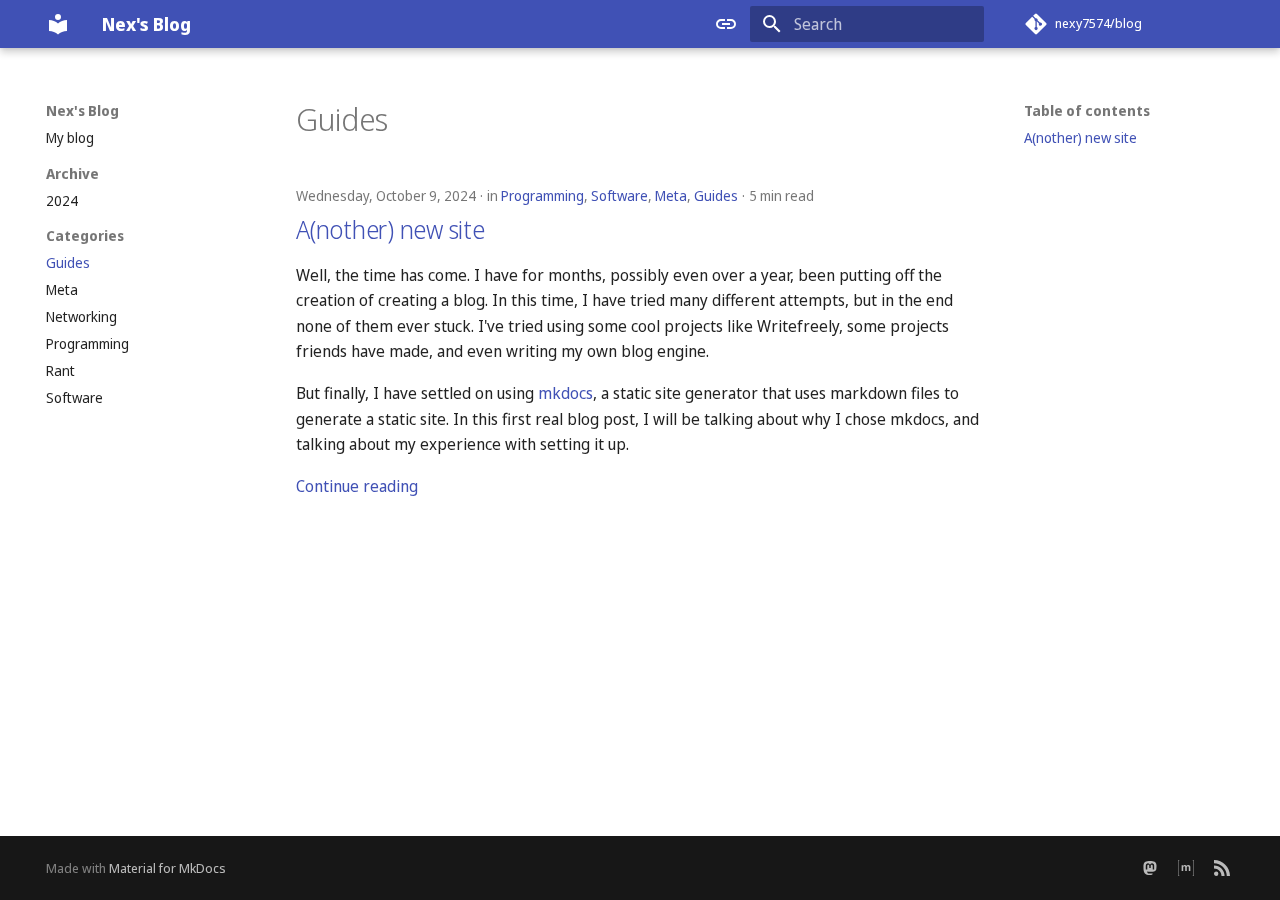
<file: category/guides/index.html>
<!doctype html><html lang=en class=no-js> <head><meta charset=utf-8><meta name=viewport content="width=device-width,initial-scale=1"><meta name=description content="I ran out of characters for microblogging so this is where the big words go"><link href="https://blog.nexy7574.co.uk/category/guides/" rel="canonical"><link rel=prev href=../..><link href=../meta/ rel=next><link rel=alternate type=application/rss+xml title="RSS feed" href=../../feed_rss_created.xml><link rel=alternate type=application/rss+xml title="RSS feed of updated content" href=../../feed_rss_updated.xml><link rel=icon href=../../assets/images/favicon.png><meta name=generator content="mkdocs-1.6.1, mkdocs-material-9.5.41"><title>Guides - Nex's Blog</title><link rel=stylesheet href=../../assets/stylesheets/main.0253249f.min.css><link rel=stylesheet href=../../assets/stylesheets/palette.06af60db.min.css><link rel="stylesheet" href="../../assets/external/fonts.googleapis.com/css.b2c90908.css"><style>:root{--md-text-font:"Noto Sans Display";--md-code-font:"JetBrains Mono"}</style><script>__md_scope=new URL("../..",location),__md_hash=e=>[...e].reduce(((e,_)=>(e<<5)-e+_.charCodeAt(0)),0),__md_get=(e,_=localStorage,t=__md_scope)=>JSON.parse(_.getItem(t.pathname+"."+e)),__md_set=(e,_,t=localStorage,a=__md_scope)=>{try{t.setItem(a.pathname+"."+e,JSON.stringify(_))}catch(e){}}</script><meta property=og:type content=website><meta property=og:title content="Guides - Nex's Blog"><meta property=og:description content="I ran out of characters for microblogging so this is where the big words go"><meta property=og:image content=https://blog.nexy7574.co.uk/assets/images/social/category/guides.png><meta property=og:image:type content=image/png><meta property=og:image:width content=1200><meta property=og:image:height content=630><meta content=https://blog.nexy7574.co.uk/category/guides/ property=og:url><meta name=twitter:card content=summary_large_image><meta name=twitter:title content="Guides - Nex's Blog"><meta name=twitter:description content="I ran out of characters for microblogging so this is where the big words go"><meta name=twitter:image content=https://blog.nexy7574.co.uk/assets/images/social/category/guides.png></head> <body dir=ltr data-md-color-scheme=default data-md-color-primary=indigo data-md-color-accent=indigo> <input class=md-toggle data-md-toggle=drawer type=checkbox id=__drawer autocomplete=off> <input class=md-toggle data-md-toggle=search type=checkbox id=__search autocomplete=off> <label class=md-overlay for=__drawer></label> <div data-md-component=skip> <a href=#guides class=md-skip> Skip to content </a> </div> <div data-md-component=announce> </div> <header class="md-header md-header--shadow" data-md-component=header> <nav class="md-header__inner md-grid" aria-label=Header> <a href=../.. title="Nex's Blog" class="md-header__button md-logo" aria-label="Nex's Blog" data-md-component=logo> <svg xmlns=http://www.w3.org/2000/svg viewbox="0 0 24 24"><path d="M12 8a3 3 0 0 0 3-3 3 3 0 0 0-3-3 3 3 0 0 0-3 3 3 3 0 0 0 3 3m0 3.54C9.64 9.35 6.5 8 3 8v11c3.5 0 6.64 1.35 9 3.54 2.36-2.19 5.5-3.54 9-3.54V8c-3.5 0-6.64 1.35-9 3.54"/></svg> </a> <label class="md-header__button md-icon" for=__drawer> <svg xmlns=http://www.w3.org/2000/svg viewbox="0 0 24 24"><path d="M3 6h18v2H3zm0 5h18v2H3zm0 5h18v2H3z"/></svg> </label> <div class=md-header__title data-md-component=header-title> <div class=md-header__ellipsis> <div class=md-header__topic> <span class=md-ellipsis> Nex's Blog </span> </div> <div class=md-header__topic data-md-component=header-topic> <span class=md-ellipsis> Guides </span> </div> </div> </div> <form class=md-header__option data-md-component=palette> <input class=md-option data-md-color-media=(prefers-color-scheme) data-md-color-scheme=default data-md-color-primary=indigo data-md-color-accent=indigo aria-label="Switch to light mode" type=radio name=__palette id=__palette_0> <label class="md-header__button md-icon" title="Switch to light mode" for=__palette_1 hidden> <svg xmlns=http://www.w3.org/2000/svg viewbox="0 0 24 24"><path d="M3.9 12c0-1.71 1.39-3.1 3.1-3.1h4V7H7a5 5 0 0 0-5 5 5 5 0 0 0 5 5h4v-1.9H7c-1.71 0-3.1-1.39-3.1-3.1M8 13h8v-2H8zm9-6h-4v1.9h4c1.71 0 3.1 1.39 3.1 3.1s-1.39 3.1-3.1 3.1h-4V17h4a5 5 0 0 0 5-5 5 5 0 0 0-5-5"/></svg> </label> <input class=md-option data-md-color-media="(prefers-color-scheme: light)" data-md-color-scheme=default data-md-color-primary=indigo data-md-color-accent=deep-purple aria-label="Switch to dark mode" type=radio name=__palette id=__palette_1> <label class="md-header__button md-icon" title="Switch to dark mode" for=__palette_2 hidden> <svg xmlns=http://www.w3.org/2000/svg viewbox="0 0 24 24"><path d="M17 7H7a5 5 0 0 0-5 5 5 5 0 0 0 5 5h10a5 5 0 0 0 5-5 5 5 0 0 0-5-5m0 8a3 3 0 0 1-3-3 3 3 0 0 1 3-3 3 3 0 0 1 3 3 3 3 0 0 1-3 3"/></svg> </label> <input class=md-option data-md-color-media="(prefers-color-scheme: dark)" data-md-color-scheme=slate data-md-color-primary=deep-purple data-md-color-accent=indigo aria-label="Switch to system preference" type=radio name=__palette id=__palette_2> <label class="md-header__button md-icon" title="Switch to system preference" for=__palette_0 hidden> <svg xmlns=http://www.w3.org/2000/svg viewbox="0 0 24 24"><path d="M17 7H7a5 5 0 0 0-5 5 5 5 0 0 0 5 5h10a5 5 0 0 0 5-5 5 5 0 0 0-5-5M7 15a3 3 0 0 1-3-3 3 3 0 0 1 3-3 3 3 0 0 1 3 3 3 3 0 0 1-3 3"/></svg> </label> </form> <script>var palette=__md_get("__palette");if(palette&&palette.color){if("(prefers-color-scheme)"===palette.color.media){var media=matchMedia("(prefers-color-scheme: light)"),input=document.querySelector(media.matches?"[data-md-color-media='(prefers-color-scheme: light)']":"[data-md-color-media='(prefers-color-scheme: dark)']");palette.color.media=input.getAttribute("data-md-color-media"),palette.color.scheme=input.getAttribute("data-md-color-scheme"),palette.color.primary=input.getAttribute("data-md-color-primary"),palette.color.accent=input.getAttribute("data-md-color-accent")}for(var[key,value]of Object.entries(palette.color))document.body.setAttribute("data-md-color-"+key,value)}</script> <label class="md-header__button md-icon" for=__search> <svg xmlns=http://www.w3.org/2000/svg viewbox="0 0 24 24"><path d="M9.5 3A6.5 6.5 0 0 1 16 9.5c0 1.61-.59 3.09-1.56 4.23l.27.27h.79l5 5-1.5 1.5-5-5v-.79l-.27-.27A6.52 6.52 0 0 1 9.5 16 6.5 6.5 0 0 1 3 9.5 6.5 6.5 0 0 1 9.5 3m0 2C7 5 5 7 5 9.5S7 14 9.5 14 14 12 14 9.5 12 5 9.5 5"/></svg> </label> <div class=md-search data-md-component=search role=dialog> <label class=md-search__overlay for=__search></label> <div class=md-search__inner role=search> <form class=md-search__form name=search> <input type=text class=md-search__input name=query aria-label=Search placeholder=Search autocapitalize=off autocorrect=off autocomplete=off spellcheck=false data-md-component=search-query required> <label class="md-search__icon md-icon" for=__search> <svg xmlns=http://www.w3.org/2000/svg viewbox="0 0 24 24"><path d="M9.5 3A6.5 6.5 0 0 1 16 9.5c0 1.61-.59 3.09-1.56 4.23l.27.27h.79l5 5-1.5 1.5-5-5v-.79l-.27-.27A6.52 6.52 0 0 1 9.5 16 6.5 6.5 0 0 1 3 9.5 6.5 6.5 0 0 1 9.5 3m0 2C7 5 5 7 5 9.5S7 14 9.5 14 14 12 14 9.5 12 5 9.5 5"/></svg> <svg xmlns=http://www.w3.org/2000/svg viewbox="0 0 24 24"><path d="M20 11v2H8l5.5 5.5-1.42 1.42L4.16 12l7.92-7.92L13.5 5.5 8 11z"/></svg> </label> <nav class=md-search__options aria-label=Search> <button type=reset class="md-search__icon md-icon" title=Clear aria-label=Clear tabindex=-1> <svg xmlns=http://www.w3.org/2000/svg viewbox="0 0 24 24"><path d="M19 6.41 17.59 5 12 10.59 6.41 5 5 6.41 10.59 12 5 17.59 6.41 19 12 13.41 17.59 19 19 17.59 13.41 12z"/></svg> </button> </nav> <div class=md-search__suggest data-md-component=search-suggest></div> </form> <div class=md-search__output> <div class=md-search__scrollwrap tabindex=0 data-md-scrollfix> <div class=md-search-result data-md-component=search-result> <div class=md-search-result__meta> Initializing search </div> <ol class=md-search-result__list role=presentation></ol> </div> </div> </div> </div> </div> <div class=md-header__source> <a href="https://codeberg.org/nexy7574/blog" title="Go to repository" class="md-source" data-md-component="source"> <div class="md-source__icon md-icon"> <svg xmlns=http://www.w3.org/2000/svg viewbox="0 0 448 512"><!-- Font Awesome Free 6.6.0 by @fontawesome - https://fontawesome.com License - https://fontawesome.com/license/free (Icons: CC BY 4.0, Fonts: SIL OFL 1.1, Code: MIT License) Copyright 2024 Fonticons, Inc.--><path d="M439.55 236.05 244 40.45a28.87 28.87 0 0 0-40.81 0l-40.66 40.63 51.52 51.52c27.06-9.14 52.68 16.77 43.39 43.68l49.66 49.66c34.23-11.8 61.18 31 35.47 56.69-26.49 26.49-70.21-2.87-56-37.34L240.22 199v121.85c25.3 12.54 22.26 41.85 9.08 55a34.34 34.34 0 0 1-48.55 0c-17.57-17.6-11.07-46.91 11.25-56v-123c-20.8-8.51-24.6-30.74-18.64-45L142.57 101 8.45 235.14a28.86 28.86 0 0 0 0 40.81l195.61 195.6a28.86 28.86 0 0 0 40.8 0l194.69-194.69a28.86 28.86 0 0 0 0-40.81"/></svg> </div> <div class=md-source__repository> nexy7574/blog </div> </a> </div> </nav> </header> <div class=md-container data-md-component=container> <main class=md-main data-md-component=main> <div class="md-main__inner md-grid"> <div class="md-sidebar md-sidebar--primary" data-md-component=sidebar data-md-type=navigation> <div class=md-sidebar__scrollwrap> <div class=md-sidebar__inner> <nav class="md-nav md-nav--primary" aria-label=Navigation data-md-level=0> <label class=md-nav__title for=__drawer> <a href=../.. title="Nex's Blog" class="md-nav__button md-logo" aria-label="Nex's Blog" data-md-component=logo> <svg xmlns=http://www.w3.org/2000/svg viewbox="0 0 24 24"><path d="M12 8a3 3 0 0 0 3-3 3 3 0 0 0-3-3 3 3 0 0 0-3 3 3 3 0 0 0 3 3m0 3.54C9.64 9.35 6.5 8 3 8v11c3.5 0 6.64 1.35 9 3.54 2.36-2.19 5.5-3.54 9-3.54V8c-3.5 0-6.64 1.35-9 3.54"/></svg> </a> Nex's Blog </label> <div class=md-nav__source> <a href="https://codeberg.org/nexy7574/blog" title="Go to repository" class="md-source" data-md-component="source"> <div class="md-source__icon md-icon"> <svg xmlns=http://www.w3.org/2000/svg viewbox="0 0 448 512"><!-- Font Awesome Free 6.6.0 by @fontawesome - https://fontawesome.com License - https://fontawesome.com/license/free (Icons: CC BY 4.0, Fonts: SIL OFL 1.1, Code: MIT License) Copyright 2024 Fonticons, Inc.--><path d="M439.55 236.05 244 40.45a28.87 28.87 0 0 0-40.81 0l-40.66 40.63 51.52 51.52c27.06-9.14 52.68 16.77 43.39 43.68l49.66 49.66c34.23-11.8 61.18 31 35.47 56.69-26.49 26.49-70.21-2.87-56-37.34L240.22 199v121.85c25.3 12.54 22.26 41.85 9.08 55a34.34 34.34 0 0 1-48.55 0c-17.57-17.6-11.07-46.91 11.25-56v-123c-20.8-8.51-24.6-30.74-18.64-45L142.57 101 8.45 235.14a28.86 28.86 0 0 0 0 40.81l195.61 195.6a28.86 28.86 0 0 0 40.8 0l194.69-194.69a28.86 28.86 0 0 0 0-40.81"/></svg> </div> <div class=md-source__repository> nexy7574/blog </div> </a> </div> <ul class=md-nav__list data-md-scrollfix> <li class=md-nav__item> <a href=../.. class=md-nav__link> <span class=md-ellipsis> My blog </span> </a> </li> <li class="md-nav__item md-nav__item--section md-nav__item--nested"> <input class="md-nav__toggle md-toggle " type=checkbox id=__nav_2> <label class=md-nav__link for=__nav_2 id=__nav_2_label tabindex> <span class=md-ellipsis> Archive </span> <span class="md-nav__icon md-icon"></span> </label> <nav class=md-nav data-md-level=1 aria-labelledby=__nav_2_label aria-expanded=false> <label class=md-nav__title for=__nav_2> <span class="md-nav__icon md-icon"></span> Archive </label> <ul class=md-nav__list data-md-scrollfix> <li class=md-nav__item> <a href=../../archive/2024/ class=md-nav__link> <span class=md-ellipsis> 2024 </span> </a> </li> </ul> </nav> </li> <li class="md-nav__item md-nav__item--active md-nav__item--section md-nav__item--nested"> <input class="md-nav__toggle md-toggle " type=checkbox id=__nav_3 checked> <label class=md-nav__link for=__nav_3 id=__nav_3_label tabindex> <span class=md-ellipsis> Categories </span> <span class="md-nav__icon md-icon"></span> </label> <nav class=md-nav data-md-level=1 aria-labelledby=__nav_3_label aria-expanded=true> <label class=md-nav__title for=__nav_3> <span class="md-nav__icon md-icon"></span> Categories </label> <ul class=md-nav__list data-md-scrollfix> <li class="md-nav__item md-nav__item--active"> <input class="md-nav__toggle md-toggle" type=checkbox id=__toc> <label class="md-nav__link md-nav__link--active" for=__toc> <span class=md-ellipsis> Guides </span> <span class="md-nav__icon md-icon"></span> </label> <a href=./ class="md-nav__link md-nav__link--active"> <span class=md-ellipsis> Guides </span> </a> <nav class="md-nav md-nav--secondary" aria-label="Table of contents"> <label class=md-nav__title for=__toc> <span class="md-nav__icon md-icon"></span> Table of contents </label> <ul class=md-nav__list data-md-component=toc data-md-scrollfix> <li class=md-nav__item> <a href=#another-new-site class=md-nav__link> <span class=md-ellipsis> A(nother) new site </span> </a> </li> </ul> </nav> </li> <li class=md-nav__item> <a href=../meta/ class=md-nav__link> <span class=md-ellipsis> Meta </span> </a> </li> <li class=md-nav__item> <a href=../networking/ class=md-nav__link> <span class=md-ellipsis> Networking </span> </a> </li> <li class=md-nav__item> <a href=../programming/ class=md-nav__link> <span class=md-ellipsis> Programming </span> </a> </li> <li class=md-nav__item> <a href=../rant/ class=md-nav__link> <span class=md-ellipsis> Rant </span> </a> </li> <li class=md-nav__item> <a href=../software/ class=md-nav__link> <span class=md-ellipsis> Software </span> </a> </li> </ul> </nav> </li> </ul> </nav> </div> </div> </div> <div class="md-sidebar md-sidebar--secondary" data-md-component=sidebar data-md-type=toc> <div class=md-sidebar__scrollwrap> <div class=md-sidebar__inner> <nav class="md-nav md-nav--secondary" aria-label="Table of contents"> <label class=md-nav__title for=__toc> <span class="md-nav__icon md-icon"></span> Table of contents </label> <ul class=md-nav__list data-md-component=toc data-md-scrollfix> <li class=md-nav__item> <a href=#another-new-site class=md-nav__link> <span class=md-ellipsis> A(nother) new site </span> </a> </li> </ul> </nav> </div> </div> </div> <div class=md-content data-md-component=content> <div class=md-content__inner> <header class=md-typeset> <h1 id=guides>Guides<a class=headerlink href=#guides title="Permanent link">&para;</a></h1> </header> <article class="md-post md-post--excerpt"> <header class=md-post__header> <div class="md-post__meta md-meta"> <ul class=md-meta__list> <li class=md-meta__item> <time datetime="2024-10-09 00:00:00">Wednesday, October 9, 2024</time></li> <li class=md-meta__item> in <a href=../programming/ class=md-meta__link>Programming</a>, <a href=../software/ class=md-meta__link>Software</a>, <a href=../meta/ class=md-meta__link>Meta</a>, <a href=./ class=md-meta__link>Guides</a></li> <li class=md-meta__item> 5 min read </li> </ul> </div> </header> <div class="md-post__content md-typeset"> <h2 id=another-new-site><a href=../../2024/10/09/another-new-site/ class=toclink>A(nother) new site</a></h2> <p>Well, the time has come. I have for months, possibly even over a year, been putting off the creation of creating a blog. In this time, I have tried many different attempts, but in the end none of them ever stuck. I've tried using some cool projects like Writefreely, some projects friends have made, and even writing my own blog engine.</p> <p>But finally, I have settled on using <a href="https://www.mkdocs.org/">mkdocs</a>, a static site generator that uses markdown files to generate a static site. In this first real blog post, I will be talking about why I chose mkdocs, and talking about my experience with setting it up.</p> <nav class=md-post__action> <a href=../../2024/10/09/another-new-site/ > Continue reading </a> </nav> </div> </article> <nav class=md-pagination> </nav> </div> </div> <script>var target=document.getElementById(location.hash.slice(1));target&&target.name&&(target.checked=target.name.startsWith("__tabbed_"))</script> </div> <button type=button class="md-top md-icon" data-md-component=top hidden> <svg xmlns=http://www.w3.org/2000/svg viewbox="0 0 24 24"><path d="M13 20h-2V8l-5.5 5.5-1.42-1.42L12 4.16l7.92 7.92-1.42 1.42L13 8z"/></svg> Back to top </button> </main> <footer class=md-footer> <div class="md-footer-meta md-typeset"> <div class="md-footer-meta__inner md-grid"> <div class=md-copyright> Made with <a href="https://squidfunk.github.io/mkdocs-material/" target="_blank" rel="noopener"> Material for MkDocs </a> </div> <div class=md-social> <a href="https://fedi.transgender.ing/@nex" target="_blank" rel="noopener me" title="fediverse" class="md-social__link"> <svg xmlns=http://www.w3.org/2000/svg viewbox="0 0 448 512"><!-- Font Awesome Free 6.6.0 by @fontawesome - https://fontawesome.com License - https://fontawesome.com/license/free (Icons: CC BY 4.0, Fonts: SIL OFL 1.1, Code: MIT License) Copyright 2024 Fonticons, Inc.--><path d="M433 179.11c0-97.2-63.71-125.7-63.71-125.7-62.52-28.7-228.56-28.4-290.48 0 0 0-63.72 28.5-63.72 125.7 0 115.7-6.6 259.4 105.63 289.1 40.51 10.7 75.32 13 103.33 11.4 50.81-2.8 79.32-18.1 79.32-18.1l-1.7-36.9s-36.31 11.4-77.12 10.1c-40.41-1.4-83-4.4-89.63-54a102.5 102.5 0 0 1-.9-13.9c85.63 20.9 158.65 9.1 178.75 6.7 56.12-6.7 105-41.3 111.23-72.9 9.8-49.8 9-121.5 9-121.5m-75.12 125.2h-46.63v-114.2c0-49.7-64-51.6-64 6.9v62.5h-46.33V197c0-58.5-64-56.6-64-6.9v114.2H90.19c0-122.1-5.2-147.9 18.41-175 25.9-28.9 79.82-30.8 103.83 6.1l11.6 19.5 11.6-19.5c24.11-37.1 78.12-34.8 103.83-6.1 23.71 27.3 18.4 53 18.4 175z"/></svg> </a> <a href="https://matrix.to/#/#general:nexy7574.co.uk" target="_blank" rel="noopener" title="Matrix" class="md-social__link"> <svg xmlns=http://www.w3.org/2000/svg viewbox="0 0 24 24"><path d="M.632.55v22.9H2.28V24H0V0h2.28v.55zm7.043 7.26v1.157h.033a3.3 3.3 0 0 1 1.117-1.024c.433-.245.936-.365 1.5-.365q.81.002 1.481.314c.448.208.785.582 1.02 1.108q.382-.562 1.034-.992.651-.43 1.546-.43.679 0 1.26.167c.388.11.716.286.993.53.276.245.489.559.646.951q.229.587.23 1.417v5.728h-2.349V11.52q0-.43-.032-.812a1.8 1.8 0 0 0-.18-.66 1.1 1.1 0 0 0-.438-.448q-.292-.165-.785-.166-.498 0-.803.189a1.4 1.4 0 0 0-.48.499 2 2 0 0 0-.231.696 5.6 5.6 0 0 0-.06.785v4.768h-2.35v-4.8q.002-.38-.018-.752a2.1 2.1 0 0 0-.143-.688 1.05 1.05 0 0 0-.415-.503c-.194-.125-.476-.19-.854-.19q-.168 0-.439.074c-.18.051-.36.143-.53.282a1.64 1.64 0 0 0-.439.595q-.18.39-.18 1.02v4.966H5.46V7.81zm15.693 15.64V.55H21.72V0H24v24h-2.28v-.55z"/></svg> </a> <a href="https://blog.nexy7574.co.uk/feed.xml" target="_blank" rel="noopener" title="RSS Feed" class="md-social__link"> <svg xmlns=http://www.w3.org/2000/svg viewbox="0 0 24 24"><path d="M19.199 24C19.199 13.467 10.533 4.8 0 4.8V0c13.165 0 24 10.835 24 24zM3.291 17.415a3.3 3.3 0 0 1 3.293 3.295A3.303 3.303 0 0 1 3.283 24C1.47 24 0 22.526 0 20.71s1.475-3.294 3.291-3.295M15.909 24h-4.665c0-6.169-5.075-11.245-11.244-11.245V8.09c8.727 0 15.909 7.184 15.909 15.91"/></svg> </a> </div> </div> </div> </footer> </div> <div class=md-dialog data-md-component=dialog> <div class="md-dialog__inner md-typeset"></div> </div> <div class=md-progress data-md-component=progress role=progressbar></div> <script id=__config type=application/json>{"base": "../..", "features": ["content.action.edit", "search.suggest", "navigation.instant", "navigation.instant.prefetch", "navigation.instant.progress", "navigation.instant.preview", "navigation.tracking", "navigation.sections", "navigation.top", "toc.follow", "header.autohide"], "search": "../../assets/javascripts/workers/search.6ce7567c.min.js", "translations": {"clipboard.copied": "Copied to clipboard", "clipboard.copy": "Copy to clipboard", "search.result.more.one": "1 more on this page", "search.result.more.other": "# more on this page", "search.result.none": "No matching documents", "search.result.one": "1 matching document", "search.result.other": "# matching documents", "search.result.placeholder": "Type to start searching", "search.result.term.missing": "Missing", "select.version": "Select version"}}</script> <script src=../../assets/javascripts/bundle.83f73b43.min.js></script> </body> </html>
</file>
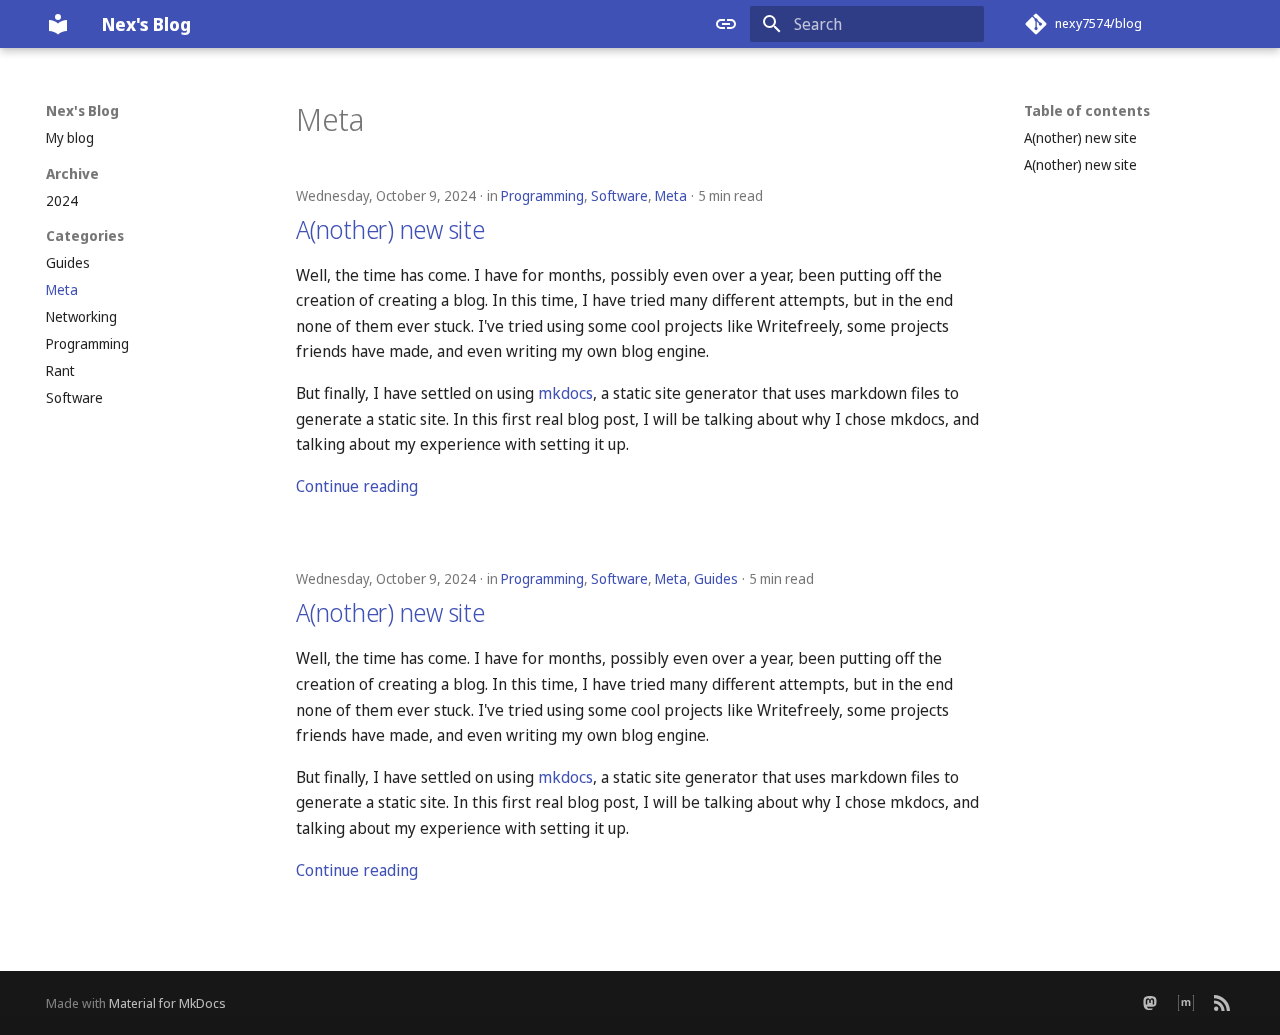
<file: category/meta/index.html>
<!doctype html><html lang=en class=no-js> <head><meta charset=utf-8><meta name=viewport content="width=device-width,initial-scale=1"><meta name=description content="I ran out of characters for microblogging so this is where the big words go"><link href="https://blog.nexy7574.co.uk/category/meta/" rel="canonical"><link href=../guides/ rel=prev><link href=../networking/ rel=next><link rel=alternate type=application/rss+xml title="RSS feed" href=../../feed_rss_created.xml><link rel=alternate type=application/rss+xml title="RSS feed of updated content" href=../../feed_rss_updated.xml><link rel=icon href=../../assets/images/favicon.png><meta name=generator content="mkdocs-1.6.1, mkdocs-material-9.5.41"><title>Meta - Nex's Blog</title><link rel=stylesheet href=../../assets/stylesheets/main.0253249f.min.css><link rel=stylesheet href=../../assets/stylesheets/palette.06af60db.min.css><link rel="stylesheet" href="../../assets/external/fonts.googleapis.com/css.b2c90908.css"><style>:root{--md-text-font:"Noto Sans Display";--md-code-font:"JetBrains Mono"}</style><script>__md_scope=new URL("../..",location),__md_hash=e=>[...e].reduce(((e,_)=>(e<<5)-e+_.charCodeAt(0)),0),__md_get=(e,_=localStorage,t=__md_scope)=>JSON.parse(_.getItem(t.pathname+"."+e)),__md_set=(e,_,t=localStorage,a=__md_scope)=>{try{t.setItem(a.pathname+"."+e,JSON.stringify(_))}catch(e){}}</script><meta property=og:type content=website><meta property=og:title content="Meta - Nex's Blog"><meta property=og:description content="I ran out of characters for microblogging so this is where the big words go"><meta property=og:image content=https://blog.nexy7574.co.uk/assets/images/social/category/meta.png><meta property=og:image:type content=image/png><meta property=og:image:width content=1200><meta property=og:image:height content=630><meta content=https://blog.nexy7574.co.uk/category/meta/ property=og:url><meta name=twitter:card content=summary_large_image><meta name=twitter:title content="Meta - Nex's Blog"><meta name=twitter:description content="I ran out of characters for microblogging so this is where the big words go"><meta name=twitter:image content=https://blog.nexy7574.co.uk/assets/images/social/category/meta.png></head> <body dir=ltr data-md-color-scheme=default data-md-color-primary=indigo data-md-color-accent=indigo> <input class=md-toggle data-md-toggle=drawer type=checkbox id=__drawer autocomplete=off> <input class=md-toggle data-md-toggle=search type=checkbox id=__search autocomplete=off> <label class=md-overlay for=__drawer></label> <div data-md-component=skip> <a href=#meta class=md-skip> Skip to content </a> </div> <div data-md-component=announce> </div> <header class="md-header md-header--shadow" data-md-component=header> <nav class="md-header__inner md-grid" aria-label=Header> <a href=../.. title="Nex's Blog" class="md-header__button md-logo" aria-label="Nex's Blog" data-md-component=logo> <svg xmlns=http://www.w3.org/2000/svg viewbox="0 0 24 24"><path d="M12 8a3 3 0 0 0 3-3 3 3 0 0 0-3-3 3 3 0 0 0-3 3 3 3 0 0 0 3 3m0 3.54C9.64 9.35 6.5 8 3 8v11c3.5 0 6.64 1.35 9 3.54 2.36-2.19 5.5-3.54 9-3.54V8c-3.5 0-6.64 1.35-9 3.54"/></svg> </a> <label class="md-header__button md-icon" for=__drawer> <svg xmlns=http://www.w3.org/2000/svg viewbox="0 0 24 24"><path d="M3 6h18v2H3zm0 5h18v2H3zm0 5h18v2H3z"/></svg> </label> <div class=md-header__title data-md-component=header-title> <div class=md-header__ellipsis> <div class=md-header__topic> <span class=md-ellipsis> Nex's Blog </span> </div> <div class=md-header__topic data-md-component=header-topic> <span class=md-ellipsis> Meta </span> </div> </div> </div> <form class=md-header__option data-md-component=palette> <input class=md-option data-md-color-media=(prefers-color-scheme) data-md-color-scheme=default data-md-color-primary=indigo data-md-color-accent=indigo aria-label="Switch to light mode" type=radio name=__palette id=__palette_0> <label class="md-header__button md-icon" title="Switch to light mode" for=__palette_1 hidden> <svg xmlns=http://www.w3.org/2000/svg viewbox="0 0 24 24"><path d="M3.9 12c0-1.71 1.39-3.1 3.1-3.1h4V7H7a5 5 0 0 0-5 5 5 5 0 0 0 5 5h4v-1.9H7c-1.71 0-3.1-1.39-3.1-3.1M8 13h8v-2H8zm9-6h-4v1.9h4c1.71 0 3.1 1.39 3.1 3.1s-1.39 3.1-3.1 3.1h-4V17h4a5 5 0 0 0 5-5 5 5 0 0 0-5-5"/></svg> </label> <input class=md-option data-md-color-media="(prefers-color-scheme: light)" data-md-color-scheme=default data-md-color-primary=indigo data-md-color-accent=deep-purple aria-label="Switch to dark mode" type=radio name=__palette id=__palette_1> <label class="md-header__button md-icon" title="Switch to dark mode" for=__palette_2 hidden> <svg xmlns=http://www.w3.org/2000/svg viewbox="0 0 24 24"><path d="M17 7H7a5 5 0 0 0-5 5 5 5 0 0 0 5 5h10a5 5 0 0 0 5-5 5 5 0 0 0-5-5m0 8a3 3 0 0 1-3-3 3 3 0 0 1 3-3 3 3 0 0 1 3 3 3 3 0 0 1-3 3"/></svg> </label> <input class=md-option data-md-color-media="(prefers-color-scheme: dark)" data-md-color-scheme=slate data-md-color-primary=deep-purple data-md-color-accent=indigo aria-label="Switch to system preference" type=radio name=__palette id=__palette_2> <label class="md-header__button md-icon" title="Switch to system preference" for=__palette_0 hidden> <svg xmlns=http://www.w3.org/2000/svg viewbox="0 0 24 24"><path d="M17 7H7a5 5 0 0 0-5 5 5 5 0 0 0 5 5h10a5 5 0 0 0 5-5 5 5 0 0 0-5-5M7 15a3 3 0 0 1-3-3 3 3 0 0 1 3-3 3 3 0 0 1 3 3 3 3 0 0 1-3 3"/></svg> </label> </form> <script>var palette=__md_get("__palette");if(palette&&palette.color){if("(prefers-color-scheme)"===palette.color.media){var media=matchMedia("(prefers-color-scheme: light)"),input=document.querySelector(media.matches?"[data-md-color-media='(prefers-color-scheme: light)']":"[data-md-color-media='(prefers-color-scheme: dark)']");palette.color.media=input.getAttribute("data-md-color-media"),palette.color.scheme=input.getAttribute("data-md-color-scheme"),palette.color.primary=input.getAttribute("data-md-color-primary"),palette.color.accent=input.getAttribute("data-md-color-accent")}for(var[key,value]of Object.entries(palette.color))document.body.setAttribute("data-md-color-"+key,value)}</script> <label class="md-header__button md-icon" for=__search> <svg xmlns=http://www.w3.org/2000/svg viewbox="0 0 24 24"><path d="M9.5 3A6.5 6.5 0 0 1 16 9.5c0 1.61-.59 3.09-1.56 4.23l.27.27h.79l5 5-1.5 1.5-5-5v-.79l-.27-.27A6.52 6.52 0 0 1 9.5 16 6.5 6.5 0 0 1 3 9.5 6.5 6.5 0 0 1 9.5 3m0 2C7 5 5 7 5 9.5S7 14 9.5 14 14 12 14 9.5 12 5 9.5 5"/></svg> </label> <div class=md-search data-md-component=search role=dialog> <label class=md-search__overlay for=__search></label> <div class=md-search__inner role=search> <form class=md-search__form name=search> <input type=text class=md-search__input name=query aria-label=Search placeholder=Search autocapitalize=off autocorrect=off autocomplete=off spellcheck=false data-md-component=search-query required> <label class="md-search__icon md-icon" for=__search> <svg xmlns=http://www.w3.org/2000/svg viewbox="0 0 24 24"><path d="M9.5 3A6.5 6.5 0 0 1 16 9.5c0 1.61-.59 3.09-1.56 4.23l.27.27h.79l5 5-1.5 1.5-5-5v-.79l-.27-.27A6.52 6.52 0 0 1 9.5 16 6.5 6.5 0 0 1 3 9.5 6.5 6.5 0 0 1 9.5 3m0 2C7 5 5 7 5 9.5S7 14 9.5 14 14 12 14 9.5 12 5 9.5 5"/></svg> <svg xmlns=http://www.w3.org/2000/svg viewbox="0 0 24 24"><path d="M20 11v2H8l5.5 5.5-1.42 1.42L4.16 12l7.92-7.92L13.5 5.5 8 11z"/></svg> </label> <nav class=md-search__options aria-label=Search> <button type=reset class="md-search__icon md-icon" title=Clear aria-label=Clear tabindex=-1> <svg xmlns=http://www.w3.org/2000/svg viewbox="0 0 24 24"><path d="M19 6.41 17.59 5 12 10.59 6.41 5 5 6.41 10.59 12 5 17.59 6.41 19 12 13.41 17.59 19 19 17.59 13.41 12z"/></svg> </button> </nav> <div class=md-search__suggest data-md-component=search-suggest></div> </form> <div class=md-search__output> <div class=md-search__scrollwrap tabindex=0 data-md-scrollfix> <div class=md-search-result data-md-component=search-result> <div class=md-search-result__meta> Initializing search </div> <ol class=md-search-result__list role=presentation></ol> </div> </div> </div> </div> </div> <div class=md-header__source> <a href="https://codeberg.org/nexy7574/blog" title="Go to repository" class="md-source" data-md-component="source"> <div class="md-source__icon md-icon"> <svg xmlns=http://www.w3.org/2000/svg viewbox="0 0 448 512"><!-- Font Awesome Free 6.6.0 by @fontawesome - https://fontawesome.com License - https://fontawesome.com/license/free (Icons: CC BY 4.0, Fonts: SIL OFL 1.1, Code: MIT License) Copyright 2024 Fonticons, Inc.--><path d="M439.55 236.05 244 40.45a28.87 28.87 0 0 0-40.81 0l-40.66 40.63 51.52 51.52c27.06-9.14 52.68 16.77 43.39 43.68l49.66 49.66c34.23-11.8 61.18 31 35.47 56.69-26.49 26.49-70.21-2.87-56-37.34L240.22 199v121.85c25.3 12.54 22.26 41.85 9.08 55a34.34 34.34 0 0 1-48.55 0c-17.57-17.6-11.07-46.91 11.25-56v-123c-20.8-8.51-24.6-30.74-18.64-45L142.57 101 8.45 235.14a28.86 28.86 0 0 0 0 40.81l195.61 195.6a28.86 28.86 0 0 0 40.8 0l194.69-194.69a28.86 28.86 0 0 0 0-40.81"/></svg> </div> <div class=md-source__repository> nexy7574/blog </div> </a> </div> </nav> </header> <div class=md-container data-md-component=container> <main class=md-main data-md-component=main> <div class="md-main__inner md-grid"> <div class="md-sidebar md-sidebar--primary" data-md-component=sidebar data-md-type=navigation> <div class=md-sidebar__scrollwrap> <div class=md-sidebar__inner> <nav class="md-nav md-nav--primary" aria-label=Navigation data-md-level=0> <label class=md-nav__title for=__drawer> <a href=../.. title="Nex's Blog" class="md-nav__button md-logo" aria-label="Nex's Blog" data-md-component=logo> <svg xmlns=http://www.w3.org/2000/svg viewbox="0 0 24 24"><path d="M12 8a3 3 0 0 0 3-3 3 3 0 0 0-3-3 3 3 0 0 0-3 3 3 3 0 0 0 3 3m0 3.54C9.64 9.35 6.5 8 3 8v11c3.5 0 6.64 1.35 9 3.54 2.36-2.19 5.5-3.54 9-3.54V8c-3.5 0-6.64 1.35-9 3.54"/></svg> </a> Nex's Blog </label> <div class=md-nav__source> <a href="https://codeberg.org/nexy7574/blog" title="Go to repository" class="md-source" data-md-component="source"> <div class="md-source__icon md-icon"> <svg xmlns=http://www.w3.org/2000/svg viewbox="0 0 448 512"><!-- Font Awesome Free 6.6.0 by @fontawesome - https://fontawesome.com License - https://fontawesome.com/license/free (Icons: CC BY 4.0, Fonts: SIL OFL 1.1, Code: MIT License) Copyright 2024 Fonticons, Inc.--><path d="M439.55 236.05 244 40.45a28.87 28.87 0 0 0-40.81 0l-40.66 40.63 51.52 51.52c27.06-9.14 52.68 16.77 43.39 43.68l49.66 49.66c34.23-11.8 61.18 31 35.47 56.69-26.49 26.49-70.21-2.87-56-37.34L240.22 199v121.85c25.3 12.54 22.26 41.85 9.08 55a34.34 34.34 0 0 1-48.55 0c-17.57-17.6-11.07-46.91 11.25-56v-123c-20.8-8.51-24.6-30.74-18.64-45L142.57 101 8.45 235.14a28.86 28.86 0 0 0 0 40.81l195.61 195.6a28.86 28.86 0 0 0 40.8 0l194.69-194.69a28.86 28.86 0 0 0 0-40.81"/></svg> </div> <div class=md-source__repository> nexy7574/blog </div> </a> </div> <ul class=md-nav__list data-md-scrollfix> <li class=md-nav__item> <a href=../.. class=md-nav__link> <span class=md-ellipsis> My blog </span> </a> </li> <li class="md-nav__item md-nav__item--section md-nav__item--nested"> <input class="md-nav__toggle md-toggle " type=checkbox id=__nav_2> <label class=md-nav__link for=__nav_2 id=__nav_2_label tabindex> <span class=md-ellipsis> Archive </span> <span class="md-nav__icon md-icon"></span> </label> <nav class=md-nav data-md-level=1 aria-labelledby=__nav_2_label aria-expanded=false> <label class=md-nav__title for=__nav_2> <span class="md-nav__icon md-icon"></span> Archive </label> <ul class=md-nav__list data-md-scrollfix> <li class=md-nav__item> <a href=../../archive/2024/ class=md-nav__link> <span class=md-ellipsis> 2024 </span> </a> </li> </ul> </nav> </li> <li class="md-nav__item md-nav__item--active md-nav__item--section md-nav__item--nested"> <input class="md-nav__toggle md-toggle " type=checkbox id=__nav_3 checked> <label class=md-nav__link for=__nav_3 id=__nav_3_label tabindex> <span class=md-ellipsis> Categories </span> <span class="md-nav__icon md-icon"></span> </label> <nav class=md-nav data-md-level=1 aria-labelledby=__nav_3_label aria-expanded=true> <label class=md-nav__title for=__nav_3> <span class="md-nav__icon md-icon"></span> Categories </label> <ul class=md-nav__list data-md-scrollfix> <li class=md-nav__item> <a href=../guides/ class=md-nav__link> <span class=md-ellipsis> Guides </span> </a> </li> <li class="md-nav__item md-nav__item--active"> <input class="md-nav__toggle md-toggle" type=checkbox id=__toc> <label class="md-nav__link md-nav__link--active" for=__toc> <span class=md-ellipsis> Meta </span> <span class="md-nav__icon md-icon"></span> </label> <a href=./ class="md-nav__link md-nav__link--active"> <span class=md-ellipsis> Meta </span> </a> <nav class="md-nav md-nav--secondary" aria-label="Table of contents"> <label class=md-nav__title for=__toc> <span class="md-nav__icon md-icon"></span> Table of contents </label> <ul class=md-nav__list data-md-component=toc data-md-scrollfix> <li class=md-nav__item> <a href=#another-new-site class=md-nav__link> <span class=md-ellipsis> A(nother) new site </span> </a> </li> <li class=md-nav__item> <a href=#another-new-site class=md-nav__link> <span class=md-ellipsis> A(nother) new site </span> </a> </li> </ul> </nav> </li> <li class=md-nav__item> <a href=../networking/ class=md-nav__link> <span class=md-ellipsis> Networking </span> </a> </li> <li class=md-nav__item> <a href=../programming/ class=md-nav__link> <span class=md-ellipsis> Programming </span> </a> </li> <li class=md-nav__item> <a href=../rant/ class=md-nav__link> <span class=md-ellipsis> Rant </span> </a> </li> <li class=md-nav__item> <a href=../software/ class=md-nav__link> <span class=md-ellipsis> Software </span> </a> </li> </ul> </nav> </li> </ul> </nav> </div> </div> </div> <div class="md-sidebar md-sidebar--secondary" data-md-component=sidebar data-md-type=toc> <div class=md-sidebar__scrollwrap> <div class=md-sidebar__inner> <nav class="md-nav md-nav--secondary" aria-label="Table of contents"> <label class=md-nav__title for=__toc> <span class="md-nav__icon md-icon"></span> Table of contents </label> <ul class=md-nav__list data-md-component=toc data-md-scrollfix> <li class=md-nav__item> <a href=#another-new-site class=md-nav__link> <span class=md-ellipsis> A(nother) new site </span> </a> </li> <li class=md-nav__item> <a href=#another-new-site class=md-nav__link> <span class=md-ellipsis> A(nother) new site </span> </a> </li> </ul> </nav> </div> </div> </div> <div class=md-content data-md-component=content> <div class=md-content__inner> <header class=md-typeset> <h1 id=meta>Meta<a class=headerlink href=#meta title="Permanent link">&para;</a></h1> </header> <article class="md-post md-post--excerpt"> <header class=md-post__header> <div class="md-post__meta md-meta"> <ul class=md-meta__list> <li class=md-meta__item> <time datetime="2024-10-09 00:00:00">Wednesday, October 9, 2024</time></li> <li class=md-meta__item> in <a href=../programming/ class=md-meta__link>Programming</a>, <a href=../software/ class=md-meta__link>Software</a>, <a href=./ class=md-meta__link>Meta</a></li> <li class=md-meta__item> 5 min read </li> </ul> </div> </header> <div class="md-post__content md-typeset"> <h2 id=another-new-site><a href=../../2024/10/09/another-new-site/ class=toclink>A(nother) new site</a></h2> <p>Well, the time has come. I have for months, possibly even over a year, been putting off the creation of creating a blog. In this time, I have tried many different attempts, but in the end none of them ever stuck. I've tried using some cool projects like Writefreely, some projects friends have made, and even writing my own blog engine.</p> <p>But finally, I have settled on using <a href="https://www.mkdocs.org/">mkdocs</a>, a static site generator that uses markdown files to generate a static site. In this first real blog post, I will be talking about why I chose mkdocs, and talking about my experience with setting it up.</p> <nav class=md-post__action> <a href=../../2024/10/09/another-new-site/ > Continue reading </a> </nav> </div> </article> <article class="md-post md-post--excerpt"> <header class=md-post__header> <div class="md-post__meta md-meta"> <ul class=md-meta__list> <li class=md-meta__item> <time datetime="2024-10-09 00:00:00">Wednesday, October 9, 2024</time></li> <li class=md-meta__item> in <a href=../programming/ class=md-meta__link>Programming</a>, <a href=../software/ class=md-meta__link>Software</a>, <a href=./ class=md-meta__link>Meta</a>, <a href=../guides/ class=md-meta__link>Guides</a></li> <li class=md-meta__item> 5 min read </li> </ul> </div> </header> <div class="md-post__content md-typeset"> <h2 id=another-new-site><a href=../../2024/10/09/another-new-site/ class=toclink>A(nother) new site</a></h2> <p>Well, the time has come. I have for months, possibly even over a year, been putting off the creation of creating a blog. In this time, I have tried many different attempts, but in the end none of them ever stuck. I've tried using some cool projects like Writefreely, some projects friends have made, and even writing my own blog engine.</p> <p>But finally, I have settled on using <a href="https://www.mkdocs.org/">mkdocs</a>, a static site generator that uses markdown files to generate a static site. In this first real blog post, I will be talking about why I chose mkdocs, and talking about my experience with setting it up.</p> <nav class=md-post__action> <a href=../../2024/10/09/another-new-site/ > Continue reading </a> </nav> </div> </article> <nav class=md-pagination> </nav> </div> </div> <script>var target=document.getElementById(location.hash.slice(1));target&&target.name&&(target.checked=target.name.startsWith("__tabbed_"))</script> </div> <button type=button class="md-top md-icon" data-md-component=top hidden> <svg xmlns=http://www.w3.org/2000/svg viewbox="0 0 24 24"><path d="M13 20h-2V8l-5.5 5.5-1.42-1.42L12 4.16l7.92 7.92-1.42 1.42L13 8z"/></svg> Back to top </button> </main> <footer class=md-footer> <div class="md-footer-meta md-typeset"> <div class="md-footer-meta__inner md-grid"> <div class=md-copyright> Made with <a href="https://squidfunk.github.io/mkdocs-material/" target="_blank" rel="noopener"> Material for MkDocs </a> </div> <div class=md-social> <a href="https://fedi.transgender.ing/@nex" target="_blank" rel="noopener me" title="fediverse" class="md-social__link"> <svg xmlns=http://www.w3.org/2000/svg viewbox="0 0 448 512"><!-- Font Awesome Free 6.6.0 by @fontawesome - https://fontawesome.com License - https://fontawesome.com/license/free (Icons: CC BY 4.0, Fonts: SIL OFL 1.1, Code: MIT License) Copyright 2024 Fonticons, Inc.--><path d="M433 179.11c0-97.2-63.71-125.7-63.71-125.7-62.52-28.7-228.56-28.4-290.48 0 0 0-63.72 28.5-63.72 125.7 0 115.7-6.6 259.4 105.63 289.1 40.51 10.7 75.32 13 103.33 11.4 50.81-2.8 79.32-18.1 79.32-18.1l-1.7-36.9s-36.31 11.4-77.12 10.1c-40.41-1.4-83-4.4-89.63-54a102.5 102.5 0 0 1-.9-13.9c85.63 20.9 158.65 9.1 178.75 6.7 56.12-6.7 105-41.3 111.23-72.9 9.8-49.8 9-121.5 9-121.5m-75.12 125.2h-46.63v-114.2c0-49.7-64-51.6-64 6.9v62.5h-46.33V197c0-58.5-64-56.6-64-6.9v114.2H90.19c0-122.1-5.2-147.9 18.41-175 25.9-28.9 79.82-30.8 103.83 6.1l11.6 19.5 11.6-19.5c24.11-37.1 78.12-34.8 103.83-6.1 23.71 27.3 18.4 53 18.4 175z"/></svg> </a> <a href="https://matrix.to/#/#general:nexy7574.co.uk" target="_blank" rel="noopener" title="Matrix" class="md-social__link"> <svg xmlns=http://www.w3.org/2000/svg viewbox="0 0 24 24"><path d="M.632.55v22.9H2.28V24H0V0h2.28v.55zm7.043 7.26v1.157h.033a3.3 3.3 0 0 1 1.117-1.024c.433-.245.936-.365 1.5-.365q.81.002 1.481.314c.448.208.785.582 1.02 1.108q.382-.562 1.034-.992.651-.43 1.546-.43.679 0 1.26.167c.388.11.716.286.993.53.276.245.489.559.646.951q.229.587.23 1.417v5.728h-2.349V11.52q0-.43-.032-.812a1.8 1.8 0 0 0-.18-.66 1.1 1.1 0 0 0-.438-.448q-.292-.165-.785-.166-.498 0-.803.189a1.4 1.4 0 0 0-.48.499 2 2 0 0 0-.231.696 5.6 5.6 0 0 0-.06.785v4.768h-2.35v-4.8q.002-.38-.018-.752a2.1 2.1 0 0 0-.143-.688 1.05 1.05 0 0 0-.415-.503c-.194-.125-.476-.19-.854-.19q-.168 0-.439.074c-.18.051-.36.143-.53.282a1.64 1.64 0 0 0-.439.595q-.18.39-.18 1.02v4.966H5.46V7.81zm15.693 15.64V.55H21.72V0H24v24h-2.28v-.55z"/></svg> </a> <a href="https://blog.nexy7574.co.uk/feed.xml" target="_blank" rel="noopener" title="RSS Feed" class="md-social__link"> <svg xmlns=http://www.w3.org/2000/svg viewbox="0 0 24 24"><path d="M19.199 24C19.199 13.467 10.533 4.8 0 4.8V0c13.165 0 24 10.835 24 24zM3.291 17.415a3.3 3.3 0 0 1 3.293 3.295A3.303 3.303 0 0 1 3.283 24C1.47 24 0 22.526 0 20.71s1.475-3.294 3.291-3.295M15.909 24h-4.665c0-6.169-5.075-11.245-11.244-11.245V8.09c8.727 0 15.909 7.184 15.909 15.91"/></svg> </a> </div> </div> </div> </footer> </div> <div class=md-dialog data-md-component=dialog> <div class="md-dialog__inner md-typeset"></div> </div> <div class=md-progress data-md-component=progress role=progressbar></div> <script id=__config type=application/json>{"base": "../..", "features": ["content.action.edit", "search.suggest", "navigation.instant", "navigation.instant.prefetch", "navigation.instant.progress", "navigation.instant.preview", "navigation.tracking", "navigation.sections", "navigation.top", "toc.follow", "header.autohide"], "search": "../../assets/javascripts/workers/search.6ce7567c.min.js", "translations": {"clipboard.copied": "Copied to clipboard", "clipboard.copy": "Copy to clipboard", "search.result.more.one": "1 more on this page", "search.result.more.other": "# more on this page", "search.result.none": "No matching documents", "search.result.one": "1 matching document", "search.result.other": "# matching documents", "search.result.placeholder": "Type to start searching", "search.result.term.missing": "Missing", "select.version": "Select version"}}</script> <script src=../../assets/javascripts/bundle.83f73b43.min.js></script> </body> </html>
</file>
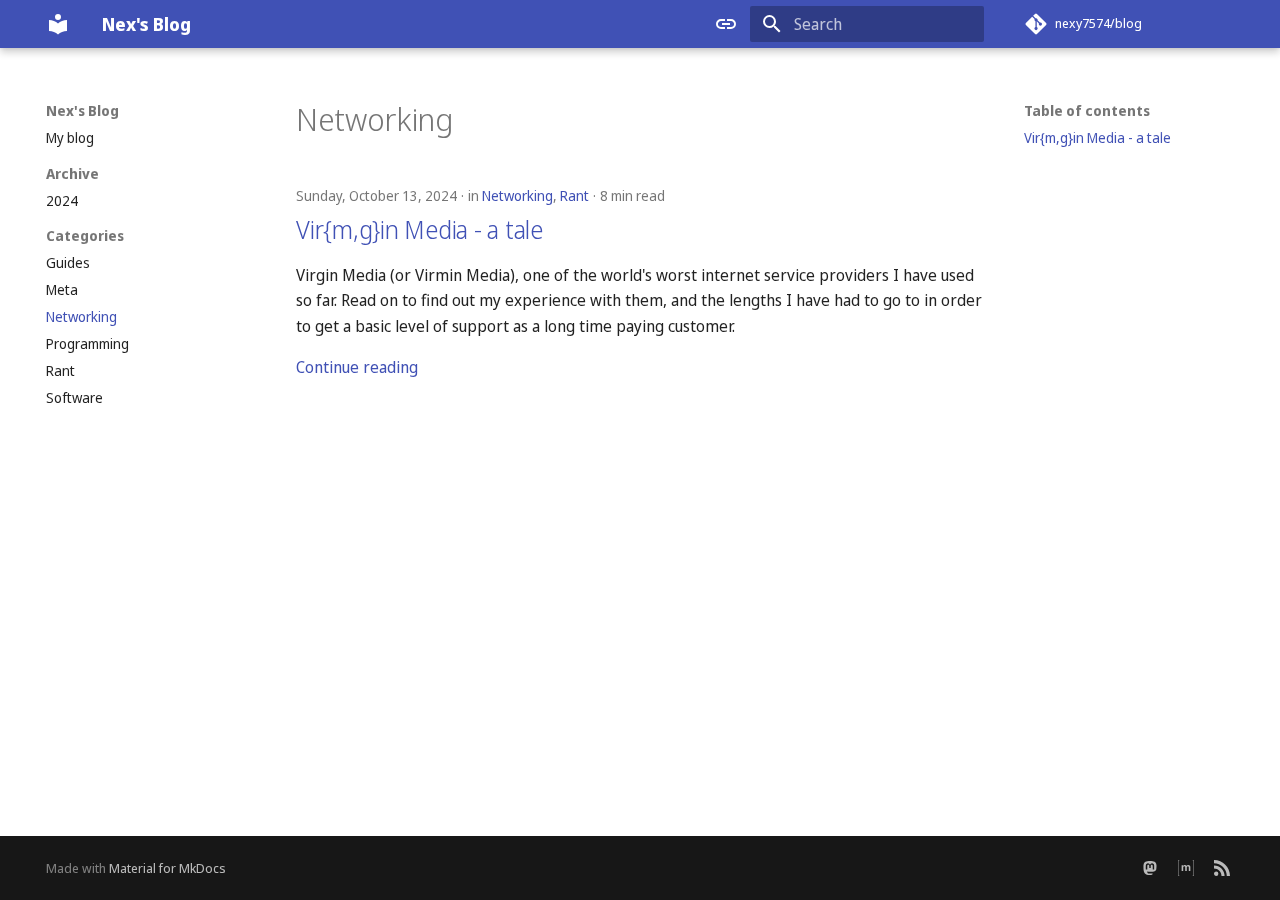
<file: category/networking/index.html>
<!doctype html><html lang=en class=no-js> <head><meta charset=utf-8><meta name=viewport content="width=device-width,initial-scale=1"><meta name=description content="I ran out of characters for microblogging so this is where the big words go"><link href="https://blog.nexy7574.co.uk/category/networking/" rel="canonical"><link href=../meta/ rel=prev><link href=../programming/ rel=next><link rel=alternate type=application/rss+xml title="RSS feed" href=../../feed_rss_created.xml><link rel=alternate type=application/rss+xml title="RSS feed of updated content" href=../../feed_rss_updated.xml><link rel=icon href=../../assets/images/favicon.png><meta name=generator content="mkdocs-1.6.1, mkdocs-material-9.5.41"><title>Networking - Nex's Blog</title><link rel=stylesheet href=../../assets/stylesheets/main.0253249f.min.css><link rel=stylesheet href=../../assets/stylesheets/palette.06af60db.min.css><link rel="stylesheet" href="../../assets/external/fonts.googleapis.com/css.b2c90908.css"><style>:root{--md-text-font:"Noto Sans Display";--md-code-font:"JetBrains Mono"}</style><script>__md_scope=new URL("../..",location),__md_hash=e=>[...e].reduce(((e,_)=>(e<<5)-e+_.charCodeAt(0)),0),__md_get=(e,_=localStorage,t=__md_scope)=>JSON.parse(_.getItem(t.pathname+"."+e)),__md_set=(e,_,t=localStorage,a=__md_scope)=>{try{t.setItem(a.pathname+"."+e,JSON.stringify(_))}catch(e){}}</script><meta property=og:type content=website><meta property=og:title content="Networking - Nex's Blog"><meta property=og:description content="I ran out of characters for microblogging so this is where the big words go"><meta property=og:image content=https://blog.nexy7574.co.uk/assets/images/social/category/networking.png><meta property=og:image:type content=image/png><meta property=og:image:width content=1200><meta property=og:image:height content=630><meta content=https://blog.nexy7574.co.uk/category/networking/ property=og:url><meta name=twitter:card content=summary_large_image><meta name=twitter:title content="Networking - Nex's Blog"><meta name=twitter:description content="I ran out of characters for microblogging so this is where the big words go"><meta name=twitter:image content=https://blog.nexy7574.co.uk/assets/images/social/category/networking.png></head> <body dir=ltr data-md-color-scheme=default data-md-color-primary=indigo data-md-color-accent=indigo> <input class=md-toggle data-md-toggle=drawer type=checkbox id=__drawer autocomplete=off> <input class=md-toggle data-md-toggle=search type=checkbox id=__search autocomplete=off> <label class=md-overlay for=__drawer></label> <div data-md-component=skip> <a href=#networking class=md-skip> Skip to content </a> </div> <div data-md-component=announce> </div> <header class="md-header md-header--shadow" data-md-component=header> <nav class="md-header__inner md-grid" aria-label=Header> <a href=../.. title="Nex's Blog" class="md-header__button md-logo" aria-label="Nex's Blog" data-md-component=logo> <svg xmlns=http://www.w3.org/2000/svg viewbox="0 0 24 24"><path d="M12 8a3 3 0 0 0 3-3 3 3 0 0 0-3-3 3 3 0 0 0-3 3 3 3 0 0 0 3 3m0 3.54C9.64 9.35 6.5 8 3 8v11c3.5 0 6.64 1.35 9 3.54 2.36-2.19 5.5-3.54 9-3.54V8c-3.5 0-6.64 1.35-9 3.54"/></svg> </a> <label class="md-header__button md-icon" for=__drawer> <svg xmlns=http://www.w3.org/2000/svg viewbox="0 0 24 24"><path d="M3 6h18v2H3zm0 5h18v2H3zm0 5h18v2H3z"/></svg> </label> <div class=md-header__title data-md-component=header-title> <div class=md-header__ellipsis> <div class=md-header__topic> <span class=md-ellipsis> Nex's Blog </span> </div> <div class=md-header__topic data-md-component=header-topic> <span class=md-ellipsis> Networking </span> </div> </div> </div> <form class=md-header__option data-md-component=palette> <input class=md-option data-md-color-media=(prefers-color-scheme) data-md-color-scheme=default data-md-color-primary=indigo data-md-color-accent=indigo aria-label="Switch to light mode" type=radio name=__palette id=__palette_0> <label class="md-header__button md-icon" title="Switch to light mode" for=__palette_1 hidden> <svg xmlns=http://www.w3.org/2000/svg viewbox="0 0 24 24"><path d="M3.9 12c0-1.71 1.39-3.1 3.1-3.1h4V7H7a5 5 0 0 0-5 5 5 5 0 0 0 5 5h4v-1.9H7c-1.71 0-3.1-1.39-3.1-3.1M8 13h8v-2H8zm9-6h-4v1.9h4c1.71 0 3.1 1.39 3.1 3.1s-1.39 3.1-3.1 3.1h-4V17h4a5 5 0 0 0 5-5 5 5 0 0 0-5-5"/></svg> </label> <input class=md-option data-md-color-media="(prefers-color-scheme: light)" data-md-color-scheme=default data-md-color-primary=indigo data-md-color-accent=deep-purple aria-label="Switch to dark mode" type=radio name=__palette id=__palette_1> <label class="md-header__button md-icon" title="Switch to dark mode" for=__palette_2 hidden> <svg xmlns=http://www.w3.org/2000/svg viewbox="0 0 24 24"><path d="M17 7H7a5 5 0 0 0-5 5 5 5 0 0 0 5 5h10a5 5 0 0 0 5-5 5 5 0 0 0-5-5m0 8a3 3 0 0 1-3-3 3 3 0 0 1 3-3 3 3 0 0 1 3 3 3 3 0 0 1-3 3"/></svg> </label> <input class=md-option data-md-color-media="(prefers-color-scheme: dark)" data-md-color-scheme=slate data-md-color-primary=deep-purple data-md-color-accent=indigo aria-label="Switch to system preference" type=radio name=__palette id=__palette_2> <label class="md-header__button md-icon" title="Switch to system preference" for=__palette_0 hidden> <svg xmlns=http://www.w3.org/2000/svg viewbox="0 0 24 24"><path d="M17 7H7a5 5 0 0 0-5 5 5 5 0 0 0 5 5h10a5 5 0 0 0 5-5 5 5 0 0 0-5-5M7 15a3 3 0 0 1-3-3 3 3 0 0 1 3-3 3 3 0 0 1 3 3 3 3 0 0 1-3 3"/></svg> </label> </form> <script>var palette=__md_get("__palette");if(palette&&palette.color){if("(prefers-color-scheme)"===palette.color.media){var media=matchMedia("(prefers-color-scheme: light)"),input=document.querySelector(media.matches?"[data-md-color-media='(prefers-color-scheme: light)']":"[data-md-color-media='(prefers-color-scheme: dark)']");palette.color.media=input.getAttribute("data-md-color-media"),palette.color.scheme=input.getAttribute("data-md-color-scheme"),palette.color.primary=input.getAttribute("data-md-color-primary"),palette.color.accent=input.getAttribute("data-md-color-accent")}for(var[key,value]of Object.entries(palette.color))document.body.setAttribute("data-md-color-"+key,value)}</script> <label class="md-header__button md-icon" for=__search> <svg xmlns=http://www.w3.org/2000/svg viewbox="0 0 24 24"><path d="M9.5 3A6.5 6.5 0 0 1 16 9.5c0 1.61-.59 3.09-1.56 4.23l.27.27h.79l5 5-1.5 1.5-5-5v-.79l-.27-.27A6.52 6.52 0 0 1 9.5 16 6.5 6.5 0 0 1 3 9.5 6.5 6.5 0 0 1 9.5 3m0 2C7 5 5 7 5 9.5S7 14 9.5 14 14 12 14 9.5 12 5 9.5 5"/></svg> </label> <div class=md-search data-md-component=search role=dialog> <label class=md-search__overlay for=__search></label> <div class=md-search__inner role=search> <form class=md-search__form name=search> <input type=text class=md-search__input name=query aria-label=Search placeholder=Search autocapitalize=off autocorrect=off autocomplete=off spellcheck=false data-md-component=search-query required> <label class="md-search__icon md-icon" for=__search> <svg xmlns=http://www.w3.org/2000/svg viewbox="0 0 24 24"><path d="M9.5 3A6.5 6.5 0 0 1 16 9.5c0 1.61-.59 3.09-1.56 4.23l.27.27h.79l5 5-1.5 1.5-5-5v-.79l-.27-.27A6.52 6.52 0 0 1 9.5 16 6.5 6.5 0 0 1 3 9.5 6.5 6.5 0 0 1 9.5 3m0 2C7 5 5 7 5 9.5S7 14 9.5 14 14 12 14 9.5 12 5 9.5 5"/></svg> <svg xmlns=http://www.w3.org/2000/svg viewbox="0 0 24 24"><path d="M20 11v2H8l5.5 5.5-1.42 1.42L4.16 12l7.92-7.92L13.5 5.5 8 11z"/></svg> </label> <nav class=md-search__options aria-label=Search> <button type=reset class="md-search__icon md-icon" title=Clear aria-label=Clear tabindex=-1> <svg xmlns=http://www.w3.org/2000/svg viewbox="0 0 24 24"><path d="M19 6.41 17.59 5 12 10.59 6.41 5 5 6.41 10.59 12 5 17.59 6.41 19 12 13.41 17.59 19 19 17.59 13.41 12z"/></svg> </button> </nav> <div class=md-search__suggest data-md-component=search-suggest></div> </form> <div class=md-search__output> <div class=md-search__scrollwrap tabindex=0 data-md-scrollfix> <div class=md-search-result data-md-component=search-result> <div class=md-search-result__meta> Initializing search </div> <ol class=md-search-result__list role=presentation></ol> </div> </div> </div> </div> </div> <div class=md-header__source> <a href="https://codeberg.org/nexy7574/blog" title="Go to repository" class="md-source" data-md-component="source"> <div class="md-source__icon md-icon"> <svg xmlns=http://www.w3.org/2000/svg viewbox="0 0 448 512"><!-- Font Awesome Free 6.6.0 by @fontawesome - https://fontawesome.com License - https://fontawesome.com/license/free (Icons: CC BY 4.0, Fonts: SIL OFL 1.1, Code: MIT License) Copyright 2024 Fonticons, Inc.--><path d="M439.55 236.05 244 40.45a28.87 28.87 0 0 0-40.81 0l-40.66 40.63 51.52 51.52c27.06-9.14 52.68 16.77 43.39 43.68l49.66 49.66c34.23-11.8 61.18 31 35.47 56.69-26.49 26.49-70.21-2.87-56-37.34L240.22 199v121.85c25.3 12.54 22.26 41.85 9.08 55a34.34 34.34 0 0 1-48.55 0c-17.57-17.6-11.07-46.91 11.25-56v-123c-20.8-8.51-24.6-30.74-18.64-45L142.57 101 8.45 235.14a28.86 28.86 0 0 0 0 40.81l195.61 195.6a28.86 28.86 0 0 0 40.8 0l194.69-194.69a28.86 28.86 0 0 0 0-40.81"/></svg> </div> <div class=md-source__repository> nexy7574/blog </div> </a> </div> </nav> </header> <div class=md-container data-md-component=container> <main class=md-main data-md-component=main> <div class="md-main__inner md-grid"> <div class="md-sidebar md-sidebar--primary" data-md-component=sidebar data-md-type=navigation> <div class=md-sidebar__scrollwrap> <div class=md-sidebar__inner> <nav class="md-nav md-nav--primary" aria-label=Navigation data-md-level=0> <label class=md-nav__title for=__drawer> <a href=../.. title="Nex's Blog" class="md-nav__button md-logo" aria-label="Nex's Blog" data-md-component=logo> <svg xmlns=http://www.w3.org/2000/svg viewbox="0 0 24 24"><path d="M12 8a3 3 0 0 0 3-3 3 3 0 0 0-3-3 3 3 0 0 0-3 3 3 3 0 0 0 3 3m0 3.54C9.64 9.35 6.5 8 3 8v11c3.5 0 6.64 1.35 9 3.54 2.36-2.19 5.5-3.54 9-3.54V8c-3.5 0-6.64 1.35-9 3.54"/></svg> </a> Nex's Blog </label> <div class=md-nav__source> <a href="https://codeberg.org/nexy7574/blog" title="Go to repository" class="md-source" data-md-component="source"> <div class="md-source__icon md-icon"> <svg xmlns=http://www.w3.org/2000/svg viewbox="0 0 448 512"><!-- Font Awesome Free 6.6.0 by @fontawesome - https://fontawesome.com License - https://fontawesome.com/license/free (Icons: CC BY 4.0, Fonts: SIL OFL 1.1, Code: MIT License) Copyright 2024 Fonticons, Inc.--><path d="M439.55 236.05 244 40.45a28.87 28.87 0 0 0-40.81 0l-40.66 40.63 51.52 51.52c27.06-9.14 52.68 16.77 43.39 43.68l49.66 49.66c34.23-11.8 61.18 31 35.47 56.69-26.49 26.49-70.21-2.87-56-37.34L240.22 199v121.85c25.3 12.54 22.26 41.85 9.08 55a34.34 34.34 0 0 1-48.55 0c-17.57-17.6-11.07-46.91 11.25-56v-123c-20.8-8.51-24.6-30.74-18.64-45L142.57 101 8.45 235.14a28.86 28.86 0 0 0 0 40.81l195.61 195.6a28.86 28.86 0 0 0 40.8 0l194.69-194.69a28.86 28.86 0 0 0 0-40.81"/></svg> </div> <div class=md-source__repository> nexy7574/blog </div> </a> </div> <ul class=md-nav__list data-md-scrollfix> <li class=md-nav__item> <a href=../.. class=md-nav__link> <span class=md-ellipsis> My blog </span> </a> </li> <li class="md-nav__item md-nav__item--section md-nav__item--nested"> <input class="md-nav__toggle md-toggle " type=checkbox id=__nav_2> <label class=md-nav__link for=__nav_2 id=__nav_2_label tabindex> <span class=md-ellipsis> Archive </span> <span class="md-nav__icon md-icon"></span> </label> <nav class=md-nav data-md-level=1 aria-labelledby=__nav_2_label aria-expanded=false> <label class=md-nav__title for=__nav_2> <span class="md-nav__icon md-icon"></span> Archive </label> <ul class=md-nav__list data-md-scrollfix> <li class=md-nav__item> <a href=../../archive/2024/ class=md-nav__link> <span class=md-ellipsis> 2024 </span> </a> </li> </ul> </nav> </li> <li class="md-nav__item md-nav__item--active md-nav__item--section md-nav__item--nested"> <input class="md-nav__toggle md-toggle " type=checkbox id=__nav_3 checked> <label class=md-nav__link for=__nav_3 id=__nav_3_label tabindex> <span class=md-ellipsis> Categories </span> <span class="md-nav__icon md-icon"></span> </label> <nav class=md-nav data-md-level=1 aria-labelledby=__nav_3_label aria-expanded=true> <label class=md-nav__title for=__nav_3> <span class="md-nav__icon md-icon"></span> Categories </label> <ul class=md-nav__list data-md-scrollfix> <li class=md-nav__item> <a href=../guides/ class=md-nav__link> <span class=md-ellipsis> Guides </span> </a> </li> <li class=md-nav__item> <a href=../meta/ class=md-nav__link> <span class=md-ellipsis> Meta </span> </a> </li> <li class="md-nav__item md-nav__item--active"> <input class="md-nav__toggle md-toggle" type=checkbox id=__toc> <label class="md-nav__link md-nav__link--active" for=__toc> <span class=md-ellipsis> Networking </span> <span class="md-nav__icon md-icon"></span> </label> <a href=./ class="md-nav__link md-nav__link--active"> <span class=md-ellipsis> Networking </span> </a> <nav class="md-nav md-nav--secondary" aria-label="Table of contents"> <label class=md-nav__title for=__toc> <span class="md-nav__icon md-icon"></span> Table of contents </label> <ul class=md-nav__list data-md-component=toc data-md-scrollfix> <li class=md-nav__item> <a href=#virmgin-media-a-tale class=md-nav__link> <span class=md-ellipsis> Vir{m,g}in Media - a tale </span> </a> </li> </ul> </nav> </li> <li class=md-nav__item> <a href=../programming/ class=md-nav__link> <span class=md-ellipsis> Programming </span> </a> </li> <li class=md-nav__item> <a href=../rant/ class=md-nav__link> <span class=md-ellipsis> Rant </span> </a> </li> <li class=md-nav__item> <a href=../software/ class=md-nav__link> <span class=md-ellipsis> Software </span> </a> </li> </ul> </nav> </li> </ul> </nav> </div> </div> </div> <div class="md-sidebar md-sidebar--secondary" data-md-component=sidebar data-md-type=toc> <div class=md-sidebar__scrollwrap> <div class=md-sidebar__inner> <nav class="md-nav md-nav--secondary" aria-label="Table of contents"> <label class=md-nav__title for=__toc> <span class="md-nav__icon md-icon"></span> Table of contents </label> <ul class=md-nav__list data-md-component=toc data-md-scrollfix> <li class=md-nav__item> <a href=#virmgin-media-a-tale class=md-nav__link> <span class=md-ellipsis> Vir{m,g}in Media - a tale </span> </a> </li> </ul> </nav> </div> </div> </div> <div class=md-content data-md-component=content> <div class=md-content__inner> <header class=md-typeset> <h1 id=networking>Networking<a class=headerlink href=#networking title="Permanent link">&para;</a></h1> </header> <article class="md-post md-post--excerpt"> <header class=md-post__header> <div class="md-post__meta md-meta"> <ul class=md-meta__list> <li class=md-meta__item> <time datetime="2024-10-13 00:00:00">Sunday, October 13, 2024</time></li> <li class=md-meta__item> in <a href=./ class=md-meta__link>Networking</a>, <a href=../rant/ class=md-meta__link>Rant</a></li> <li class=md-meta__item> 8 min read </li> </ul> </div> </header> <div class="md-post__content md-typeset"> <h2 id=virmgin-media-a-tale><a href=../../2024/10/13/virgin-rant/ class=toclink>Vir{m,g}in Media - a tale</a></h2> <p>Virgin Media (or Virmin Media), one of the world's worst internet service providers I have used so far. Read on to find out my experience with them, and the lengths I have had to go to in order to get a basic level of support as a long time paying customer.</p> <nav class=md-post__action> <a href=../../2024/10/13/virgin-rant/ > Continue reading </a> </nav> </div> </article> <nav class=md-pagination> </nav> </div> </div> <script>var target=document.getElementById(location.hash.slice(1));target&&target.name&&(target.checked=target.name.startsWith("__tabbed_"))</script> </div> <button type=button class="md-top md-icon" data-md-component=top hidden> <svg xmlns=http://www.w3.org/2000/svg viewbox="0 0 24 24"><path d="M13 20h-2V8l-5.5 5.5-1.42-1.42L12 4.16l7.92 7.92-1.42 1.42L13 8z"/></svg> Back to top </button> </main> <footer class=md-footer> <div class="md-footer-meta md-typeset"> <div class="md-footer-meta__inner md-grid"> <div class=md-copyright> Made with <a href="https://squidfunk.github.io/mkdocs-material/" target="_blank" rel="noopener"> Material for MkDocs </a> </div> <div class=md-social> <a href="https://fedi.transgender.ing/@nex" target="_blank" rel="noopener me" title="fediverse" class="md-social__link"> <svg xmlns=http://www.w3.org/2000/svg viewbox="0 0 448 512"><!-- Font Awesome Free 6.6.0 by @fontawesome - https://fontawesome.com License - https://fontawesome.com/license/free (Icons: CC BY 4.0, Fonts: SIL OFL 1.1, Code: MIT License) Copyright 2024 Fonticons, Inc.--><path d="M433 179.11c0-97.2-63.71-125.7-63.71-125.7-62.52-28.7-228.56-28.4-290.48 0 0 0-63.72 28.5-63.72 125.7 0 115.7-6.6 259.4 105.63 289.1 40.51 10.7 75.32 13 103.33 11.4 50.81-2.8 79.32-18.1 79.32-18.1l-1.7-36.9s-36.31 11.4-77.12 10.1c-40.41-1.4-83-4.4-89.63-54a102.5 102.5 0 0 1-.9-13.9c85.63 20.9 158.65 9.1 178.75 6.7 56.12-6.7 105-41.3 111.23-72.9 9.8-49.8 9-121.5 9-121.5m-75.12 125.2h-46.63v-114.2c0-49.7-64-51.6-64 6.9v62.5h-46.33V197c0-58.5-64-56.6-64-6.9v114.2H90.19c0-122.1-5.2-147.9 18.41-175 25.9-28.9 79.82-30.8 103.83 6.1l11.6 19.5 11.6-19.5c24.11-37.1 78.12-34.8 103.83-6.1 23.71 27.3 18.4 53 18.4 175z"/></svg> </a> <a href="https://matrix.to/#/#general:nexy7574.co.uk" target="_blank" rel="noopener" title="Matrix" class="md-social__link"> <svg xmlns=http://www.w3.org/2000/svg viewbox="0 0 24 24"><path d="M.632.55v22.9H2.28V24H0V0h2.28v.55zm7.043 7.26v1.157h.033a3.3 3.3 0 0 1 1.117-1.024c.433-.245.936-.365 1.5-.365q.81.002 1.481.314c.448.208.785.582 1.02 1.108q.382-.562 1.034-.992.651-.43 1.546-.43.679 0 1.26.167c.388.11.716.286.993.53.276.245.489.559.646.951q.229.587.23 1.417v5.728h-2.349V11.52q0-.43-.032-.812a1.8 1.8 0 0 0-.18-.66 1.1 1.1 0 0 0-.438-.448q-.292-.165-.785-.166-.498 0-.803.189a1.4 1.4 0 0 0-.48.499 2 2 0 0 0-.231.696 5.6 5.6 0 0 0-.06.785v4.768h-2.35v-4.8q.002-.38-.018-.752a2.1 2.1 0 0 0-.143-.688 1.05 1.05 0 0 0-.415-.503c-.194-.125-.476-.19-.854-.19q-.168 0-.439.074c-.18.051-.36.143-.53.282a1.64 1.64 0 0 0-.439.595q-.18.39-.18 1.02v4.966H5.46V7.81zm15.693 15.64V.55H21.72V0H24v24h-2.28v-.55z"/></svg> </a> <a href="https://blog.nexy7574.co.uk/feed.xml" target="_blank" rel="noopener" title="RSS Feed" class="md-social__link"> <svg xmlns=http://www.w3.org/2000/svg viewbox="0 0 24 24"><path d="M19.199 24C19.199 13.467 10.533 4.8 0 4.8V0c13.165 0 24 10.835 24 24zM3.291 17.415a3.3 3.3 0 0 1 3.293 3.295A3.303 3.303 0 0 1 3.283 24C1.47 24 0 22.526 0 20.71s1.475-3.294 3.291-3.295M15.909 24h-4.665c0-6.169-5.075-11.245-11.244-11.245V8.09c8.727 0 15.909 7.184 15.909 15.91"/></svg> </a> </div> </div> </div> </footer> </div> <div class=md-dialog data-md-component=dialog> <div class="md-dialog__inner md-typeset"></div> </div> <div class=md-progress data-md-component=progress role=progressbar></div> <script id=__config type=application/json>{"base": "../..", "features": ["content.action.edit", "search.suggest", "navigation.instant", "navigation.instant.prefetch", "navigation.instant.progress", "navigation.instant.preview", "navigation.tracking", "navigation.sections", "navigation.top", "toc.follow", "header.autohide"], "search": "../../assets/javascripts/workers/search.6ce7567c.min.js", "translations": {"clipboard.copied": "Copied to clipboard", "clipboard.copy": "Copy to clipboard", "search.result.more.one": "1 more on this page", "search.result.more.other": "# more on this page", "search.result.none": "No matching documents", "search.result.one": "1 matching document", "search.result.other": "# matching documents", "search.result.placeholder": "Type to start searching", "search.result.term.missing": "Missing", "select.version": "Select version"}}</script> <script src=../../assets/javascripts/bundle.83f73b43.min.js></script> </body> </html>
</file>
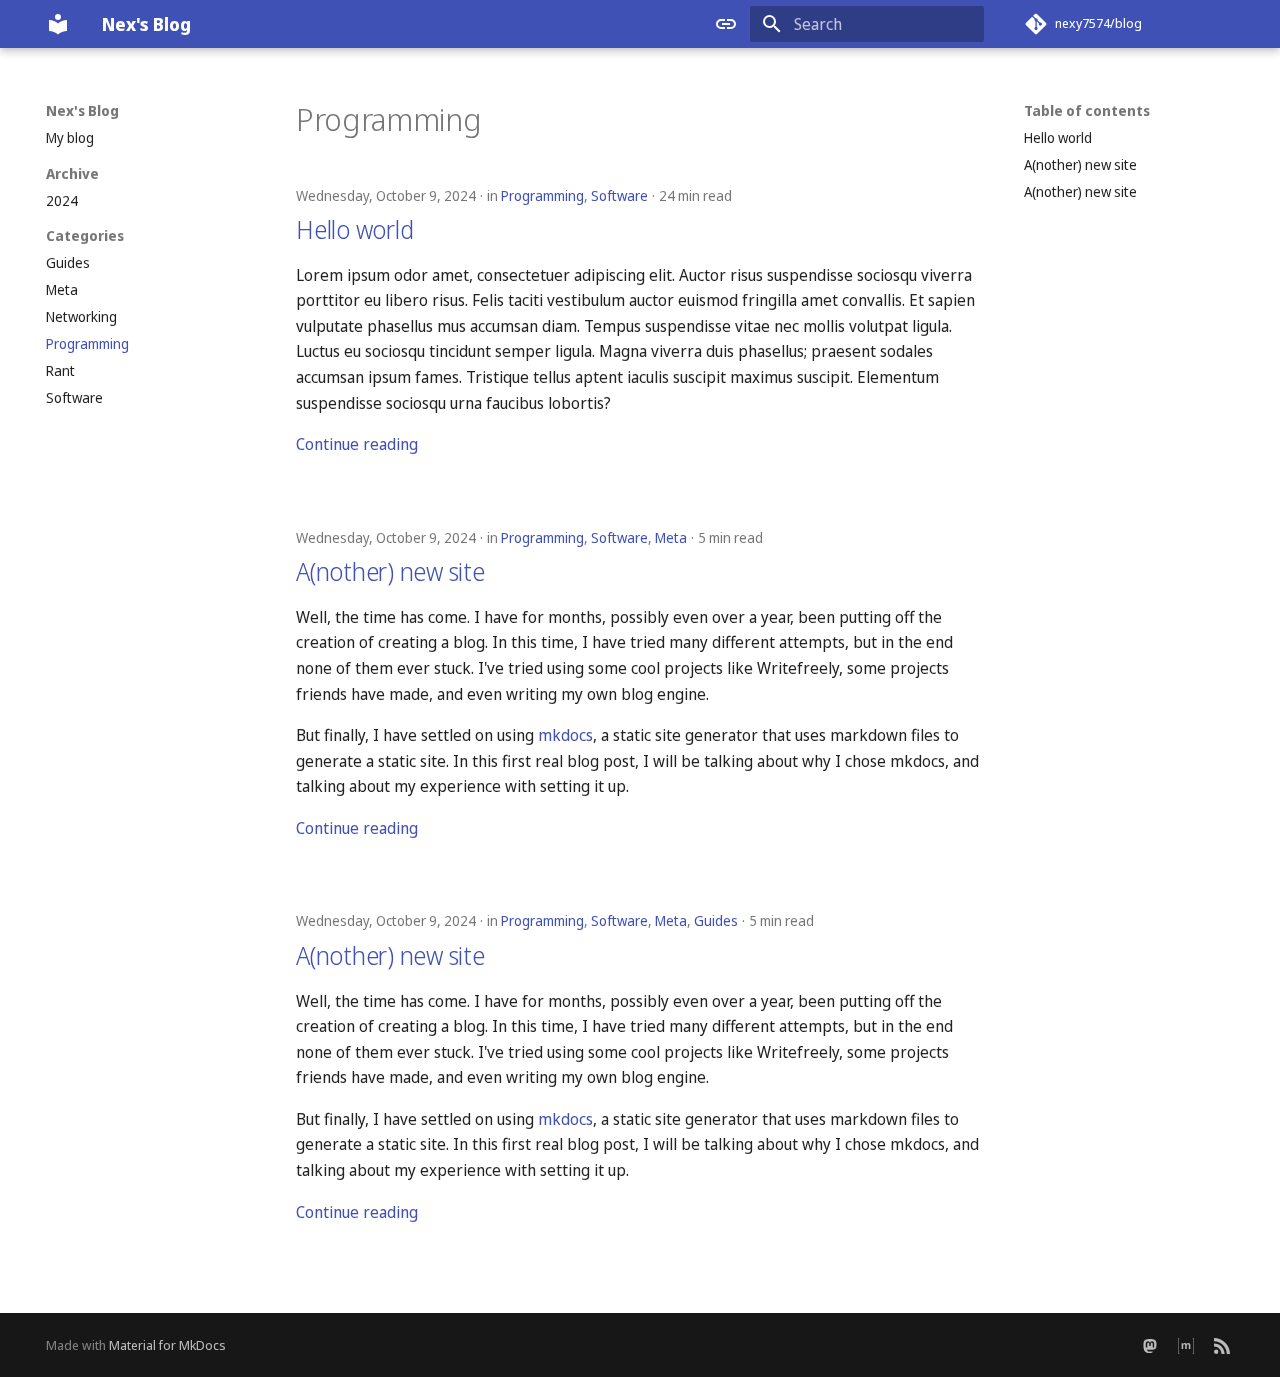
<file: category/programming/index.html>
<!doctype html><html lang=en class=no-js> <head><meta charset=utf-8><meta name=viewport content="width=device-width,initial-scale=1"><meta name=description content="I ran out of characters for microblogging so this is where the big words go"><link href="https://blog.nexy7574.co.uk/category/programming/" rel="canonical"><link href=../networking/ rel=prev><link href=../rant/ rel=next><link rel=alternate type=application/rss+xml title="RSS feed" href=../../feed_rss_created.xml><link rel=alternate type=application/rss+xml title="RSS feed of updated content" href=../../feed_rss_updated.xml><link rel=icon href=../../assets/images/favicon.png><meta name=generator content="mkdocs-1.6.1, mkdocs-material-9.5.41"><title>Programming - Nex's Blog</title><link rel=stylesheet href=../../assets/stylesheets/main.0253249f.min.css><link rel=stylesheet href=../../assets/stylesheets/palette.06af60db.min.css><link rel="stylesheet" href="../../assets/external/fonts.googleapis.com/css.b2c90908.css"><style>:root{--md-text-font:"Noto Sans Display";--md-code-font:"JetBrains Mono"}</style><script>__md_scope=new URL("../..",location),__md_hash=e=>[...e].reduce(((e,_)=>(e<<5)-e+_.charCodeAt(0)),0),__md_get=(e,_=localStorage,t=__md_scope)=>JSON.parse(_.getItem(t.pathname+"."+e)),__md_set=(e,_,t=localStorage,a=__md_scope)=>{try{t.setItem(a.pathname+"."+e,JSON.stringify(_))}catch(e){}}</script><meta property=og:type content=website><meta property=og:title content="Programming - Nex's Blog"><meta property=og:description content="I ran out of characters for microblogging so this is where the big words go"><meta property=og:image content=https://blog.nexy7574.co.uk/assets/images/social/category/programming.png><meta property=og:image:type content=image/png><meta property=og:image:width content=1200><meta property=og:image:height content=630><meta content=https://blog.nexy7574.co.uk/category/programming/ property=og:url><meta name=twitter:card content=summary_large_image><meta name=twitter:title content="Programming - Nex's Blog"><meta name=twitter:description content="I ran out of characters for microblogging so this is where the big words go"><meta name=twitter:image content=https://blog.nexy7574.co.uk/assets/images/social/category/programming.png></head> <body dir=ltr data-md-color-scheme=default data-md-color-primary=indigo data-md-color-accent=indigo> <input class=md-toggle data-md-toggle=drawer type=checkbox id=__drawer autocomplete=off> <input class=md-toggle data-md-toggle=search type=checkbox id=__search autocomplete=off> <label class=md-overlay for=__drawer></label> <div data-md-component=skip> <a href=#programming class=md-skip> Skip to content </a> </div> <div data-md-component=announce> </div> <header class="md-header md-header--shadow" data-md-component=header> <nav class="md-header__inner md-grid" aria-label=Header> <a href=../.. title="Nex's Blog" class="md-header__button md-logo" aria-label="Nex's Blog" data-md-component=logo> <svg xmlns=http://www.w3.org/2000/svg viewbox="0 0 24 24"><path d="M12 8a3 3 0 0 0 3-3 3 3 0 0 0-3-3 3 3 0 0 0-3 3 3 3 0 0 0 3 3m0 3.54C9.64 9.35 6.5 8 3 8v11c3.5 0 6.64 1.35 9 3.54 2.36-2.19 5.5-3.54 9-3.54V8c-3.5 0-6.64 1.35-9 3.54"/></svg> </a> <label class="md-header__button md-icon" for=__drawer> <svg xmlns=http://www.w3.org/2000/svg viewbox="0 0 24 24"><path d="M3 6h18v2H3zm0 5h18v2H3zm0 5h18v2H3z"/></svg> </label> <div class=md-header__title data-md-component=header-title> <div class=md-header__ellipsis> <div class=md-header__topic> <span class=md-ellipsis> Nex's Blog </span> </div> <div class=md-header__topic data-md-component=header-topic> <span class=md-ellipsis> Programming </span> </div> </div> </div> <form class=md-header__option data-md-component=palette> <input class=md-option data-md-color-media=(prefers-color-scheme) data-md-color-scheme=default data-md-color-primary=indigo data-md-color-accent=indigo aria-label="Switch to light mode" type=radio name=__palette id=__palette_0> <label class="md-header__button md-icon" title="Switch to light mode" for=__palette_1 hidden> <svg xmlns=http://www.w3.org/2000/svg viewbox="0 0 24 24"><path d="M3.9 12c0-1.71 1.39-3.1 3.1-3.1h4V7H7a5 5 0 0 0-5 5 5 5 0 0 0 5 5h4v-1.9H7c-1.71 0-3.1-1.39-3.1-3.1M8 13h8v-2H8zm9-6h-4v1.9h4c1.71 0 3.1 1.39 3.1 3.1s-1.39 3.1-3.1 3.1h-4V17h4a5 5 0 0 0 5-5 5 5 0 0 0-5-5"/></svg> </label> <input class=md-option data-md-color-media="(prefers-color-scheme: light)" data-md-color-scheme=default data-md-color-primary=indigo data-md-color-accent=deep-purple aria-label="Switch to dark mode" type=radio name=__palette id=__palette_1> <label class="md-header__button md-icon" title="Switch to dark mode" for=__palette_2 hidden> <svg xmlns=http://www.w3.org/2000/svg viewbox="0 0 24 24"><path d="M17 7H7a5 5 0 0 0-5 5 5 5 0 0 0 5 5h10a5 5 0 0 0 5-5 5 5 0 0 0-5-5m0 8a3 3 0 0 1-3-3 3 3 0 0 1 3-3 3 3 0 0 1 3 3 3 3 0 0 1-3 3"/></svg> </label> <input class=md-option data-md-color-media="(prefers-color-scheme: dark)" data-md-color-scheme=slate data-md-color-primary=deep-purple data-md-color-accent=indigo aria-label="Switch to system preference" type=radio name=__palette id=__palette_2> <label class="md-header__button md-icon" title="Switch to system preference" for=__palette_0 hidden> <svg xmlns=http://www.w3.org/2000/svg viewbox="0 0 24 24"><path d="M17 7H7a5 5 0 0 0-5 5 5 5 0 0 0 5 5h10a5 5 0 0 0 5-5 5 5 0 0 0-5-5M7 15a3 3 0 0 1-3-3 3 3 0 0 1 3-3 3 3 0 0 1 3 3 3 3 0 0 1-3 3"/></svg> </label> </form> <script>var palette=__md_get("__palette");if(palette&&palette.color){if("(prefers-color-scheme)"===palette.color.media){var media=matchMedia("(prefers-color-scheme: light)"),input=document.querySelector(media.matches?"[data-md-color-media='(prefers-color-scheme: light)']":"[data-md-color-media='(prefers-color-scheme: dark)']");palette.color.media=input.getAttribute("data-md-color-media"),palette.color.scheme=input.getAttribute("data-md-color-scheme"),palette.color.primary=input.getAttribute("data-md-color-primary"),palette.color.accent=input.getAttribute("data-md-color-accent")}for(var[key,value]of Object.entries(palette.color))document.body.setAttribute("data-md-color-"+key,value)}</script> <label class="md-header__button md-icon" for=__search> <svg xmlns=http://www.w3.org/2000/svg viewbox="0 0 24 24"><path d="M9.5 3A6.5 6.5 0 0 1 16 9.5c0 1.61-.59 3.09-1.56 4.23l.27.27h.79l5 5-1.5 1.5-5-5v-.79l-.27-.27A6.52 6.52 0 0 1 9.5 16 6.5 6.5 0 0 1 3 9.5 6.5 6.5 0 0 1 9.5 3m0 2C7 5 5 7 5 9.5S7 14 9.5 14 14 12 14 9.5 12 5 9.5 5"/></svg> </label> <div class=md-search data-md-component=search role=dialog> <label class=md-search__overlay for=__search></label> <div class=md-search__inner role=search> <form class=md-search__form name=search> <input type=text class=md-search__input name=query aria-label=Search placeholder=Search autocapitalize=off autocorrect=off autocomplete=off spellcheck=false data-md-component=search-query required> <label class="md-search__icon md-icon" for=__search> <svg xmlns=http://www.w3.org/2000/svg viewbox="0 0 24 24"><path d="M9.5 3A6.5 6.5 0 0 1 16 9.5c0 1.61-.59 3.09-1.56 4.23l.27.27h.79l5 5-1.5 1.5-5-5v-.79l-.27-.27A6.52 6.52 0 0 1 9.5 16 6.5 6.5 0 0 1 3 9.5 6.5 6.5 0 0 1 9.5 3m0 2C7 5 5 7 5 9.5S7 14 9.5 14 14 12 14 9.5 12 5 9.5 5"/></svg> <svg xmlns=http://www.w3.org/2000/svg viewbox="0 0 24 24"><path d="M20 11v2H8l5.5 5.5-1.42 1.42L4.16 12l7.92-7.92L13.5 5.5 8 11z"/></svg> </label> <nav class=md-search__options aria-label=Search> <button type=reset class="md-search__icon md-icon" title=Clear aria-label=Clear tabindex=-1> <svg xmlns=http://www.w3.org/2000/svg viewbox="0 0 24 24"><path d="M19 6.41 17.59 5 12 10.59 6.41 5 5 6.41 10.59 12 5 17.59 6.41 19 12 13.41 17.59 19 19 17.59 13.41 12z"/></svg> </button> </nav> <div class=md-search__suggest data-md-component=search-suggest></div> </form> <div class=md-search__output> <div class=md-search__scrollwrap tabindex=0 data-md-scrollfix> <div class=md-search-result data-md-component=search-result> <div class=md-search-result__meta> Initializing search </div> <ol class=md-search-result__list role=presentation></ol> </div> </div> </div> </div> </div> <div class=md-header__source> <a href="https://codeberg.org/nexy7574/blog" title="Go to repository" class="md-source" data-md-component="source"> <div class="md-source__icon md-icon"> <svg xmlns=http://www.w3.org/2000/svg viewbox="0 0 448 512"><!-- Font Awesome Free 6.6.0 by @fontawesome - https://fontawesome.com License - https://fontawesome.com/license/free (Icons: CC BY 4.0, Fonts: SIL OFL 1.1, Code: MIT License) Copyright 2024 Fonticons, Inc.--><path d="M439.55 236.05 244 40.45a28.87 28.87 0 0 0-40.81 0l-40.66 40.63 51.52 51.52c27.06-9.14 52.68 16.77 43.39 43.68l49.66 49.66c34.23-11.8 61.18 31 35.47 56.69-26.49 26.49-70.21-2.87-56-37.34L240.22 199v121.85c25.3 12.54 22.26 41.85 9.08 55a34.34 34.34 0 0 1-48.55 0c-17.57-17.6-11.07-46.91 11.25-56v-123c-20.8-8.51-24.6-30.74-18.64-45L142.57 101 8.45 235.14a28.86 28.86 0 0 0 0 40.81l195.61 195.6a28.86 28.86 0 0 0 40.8 0l194.69-194.69a28.86 28.86 0 0 0 0-40.81"/></svg> </div> <div class=md-source__repository> nexy7574/blog </div> </a> </div> </nav> </header> <div class=md-container data-md-component=container> <main class=md-main data-md-component=main> <div class="md-main__inner md-grid"> <div class="md-sidebar md-sidebar--primary" data-md-component=sidebar data-md-type=navigation> <div class=md-sidebar__scrollwrap> <div class=md-sidebar__inner> <nav class="md-nav md-nav--primary" aria-label=Navigation data-md-level=0> <label class=md-nav__title for=__drawer> <a href=../.. title="Nex's Blog" class="md-nav__button md-logo" aria-label="Nex's Blog" data-md-component=logo> <svg xmlns=http://www.w3.org/2000/svg viewbox="0 0 24 24"><path d="M12 8a3 3 0 0 0 3-3 3 3 0 0 0-3-3 3 3 0 0 0-3 3 3 3 0 0 0 3 3m0 3.54C9.64 9.35 6.5 8 3 8v11c3.5 0 6.64 1.35 9 3.54 2.36-2.19 5.5-3.54 9-3.54V8c-3.5 0-6.64 1.35-9 3.54"/></svg> </a> Nex's Blog </label> <div class=md-nav__source> <a href="https://codeberg.org/nexy7574/blog" title="Go to repository" class="md-source" data-md-component="source"> <div class="md-source__icon md-icon"> <svg xmlns=http://www.w3.org/2000/svg viewbox="0 0 448 512"><!-- Font Awesome Free 6.6.0 by @fontawesome - https://fontawesome.com License - https://fontawesome.com/license/free (Icons: CC BY 4.0, Fonts: SIL OFL 1.1, Code: MIT License) Copyright 2024 Fonticons, Inc.--><path d="M439.55 236.05 244 40.45a28.87 28.87 0 0 0-40.81 0l-40.66 40.63 51.52 51.52c27.06-9.14 52.68 16.77 43.39 43.68l49.66 49.66c34.23-11.8 61.18 31 35.47 56.69-26.49 26.49-70.21-2.87-56-37.34L240.22 199v121.85c25.3 12.54 22.26 41.85 9.08 55a34.34 34.34 0 0 1-48.55 0c-17.57-17.6-11.07-46.91 11.25-56v-123c-20.8-8.51-24.6-30.74-18.64-45L142.57 101 8.45 235.14a28.86 28.86 0 0 0 0 40.81l195.61 195.6a28.86 28.86 0 0 0 40.8 0l194.69-194.69a28.86 28.86 0 0 0 0-40.81"/></svg> </div> <div class=md-source__repository> nexy7574/blog </div> </a> </div> <ul class=md-nav__list data-md-scrollfix> <li class=md-nav__item> <a href=../.. class=md-nav__link> <span class=md-ellipsis> My blog </span> </a> </li> <li class="md-nav__item md-nav__item--section md-nav__item--nested"> <input class="md-nav__toggle md-toggle " type=checkbox id=__nav_2> <label class=md-nav__link for=__nav_2 id=__nav_2_label tabindex> <span class=md-ellipsis> Archive </span> <span class="md-nav__icon md-icon"></span> </label> <nav class=md-nav data-md-level=1 aria-labelledby=__nav_2_label aria-expanded=false> <label class=md-nav__title for=__nav_2> <span class="md-nav__icon md-icon"></span> Archive </label> <ul class=md-nav__list data-md-scrollfix> <li class=md-nav__item> <a href=../../archive/2024/ class=md-nav__link> <span class=md-ellipsis> 2024 </span> </a> </li> </ul> </nav> </li> <li class="md-nav__item md-nav__item--active md-nav__item--section md-nav__item--nested"> <input class="md-nav__toggle md-toggle " type=checkbox id=__nav_3 checked> <label class=md-nav__link for=__nav_3 id=__nav_3_label tabindex> <span class=md-ellipsis> Categories </span> <span class="md-nav__icon md-icon"></span> </label> <nav class=md-nav data-md-level=1 aria-labelledby=__nav_3_label aria-expanded=true> <label class=md-nav__title for=__nav_3> <span class="md-nav__icon md-icon"></span> Categories </label> <ul class=md-nav__list data-md-scrollfix> <li class=md-nav__item> <a href=../guides/ class=md-nav__link> <span class=md-ellipsis> Guides </span> </a> </li> <li class=md-nav__item> <a href=../meta/ class=md-nav__link> <span class=md-ellipsis> Meta </span> </a> </li> <li class=md-nav__item> <a href=../networking/ class=md-nav__link> <span class=md-ellipsis> Networking </span> </a> </li> <li class="md-nav__item md-nav__item--active"> <input class="md-nav__toggle md-toggle" type=checkbox id=__toc> <label class="md-nav__link md-nav__link--active" for=__toc> <span class=md-ellipsis> Programming </span> <span class="md-nav__icon md-icon"></span> </label> <a href=./ class="md-nav__link md-nav__link--active"> <span class=md-ellipsis> Programming </span> </a> <nav class="md-nav md-nav--secondary" aria-label="Table of contents"> <label class=md-nav__title for=__toc> <span class="md-nav__icon md-icon"></span> Table of contents </label> <ul class=md-nav__list data-md-component=toc data-md-scrollfix> <li class=md-nav__item> <a href=#hello-world class=md-nav__link> <span class=md-ellipsis> Hello world </span> </a> </li> <li class=md-nav__item> <a href=#another-new-site class=md-nav__link> <span class=md-ellipsis> A(nother) new site </span> </a> </li> <li class=md-nav__item> <a href=#another-new-site class=md-nav__link> <span class=md-ellipsis> A(nother) new site </span> </a> </li> </ul> </nav> </li> <li class=md-nav__item> <a href=../rant/ class=md-nav__link> <span class=md-ellipsis> Rant </span> </a> </li> <li class=md-nav__item> <a href=../software/ class=md-nav__link> <span class=md-ellipsis> Software </span> </a> </li> </ul> </nav> </li> </ul> </nav> </div> </div> </div> <div class="md-sidebar md-sidebar--secondary" data-md-component=sidebar data-md-type=toc> <div class=md-sidebar__scrollwrap> <div class=md-sidebar__inner> <nav class="md-nav md-nav--secondary" aria-label="Table of contents"> <label class=md-nav__title for=__toc> <span class="md-nav__icon md-icon"></span> Table of contents </label> <ul class=md-nav__list data-md-component=toc data-md-scrollfix> <li class=md-nav__item> <a href=#hello-world class=md-nav__link> <span class=md-ellipsis> Hello world </span> </a> </li> <li class=md-nav__item> <a href=#another-new-site class=md-nav__link> <span class=md-ellipsis> A(nother) new site </span> </a> </li> <li class=md-nav__item> <a href=#another-new-site class=md-nav__link> <span class=md-ellipsis> A(nother) new site </span> </a> </li> </ul> </nav> </div> </div> </div> <div class=md-content data-md-component=content> <div class=md-content__inner> <header class=md-typeset> <h1 id=programming>Programming<a class=headerlink href=#programming title="Permanent link">&para;</a></h1> </header> <article class="md-post md-post--excerpt"> <header class=md-post__header> <div class="md-post__meta md-meta"> <ul class=md-meta__list> <li class=md-meta__item> <time datetime="2024-10-09 00:00:00">Wednesday, October 9, 2024</time></li> <li class=md-meta__item> in <a href=./ class=md-meta__link>Programming</a>, <a href=../software/ class=md-meta__link>Software</a></li> <li class=md-meta__item> 24 min read </li> </ul> </div> </header> <div class="md-post__content md-typeset"> <h2 id=hello-world><a href=../../2024/10/09/hello-world/ class=toclink>Hello world</a></h2> <p>Lorem ipsum odor amet, consectetuer adipiscing elit. Auctor risus suspendisse sociosqu viverra porttitor eu libero risus. Felis taciti vestibulum auctor euismod fringilla amet convallis. Et sapien vulputate phasellus mus accumsan diam. Tempus suspendisse vitae nec mollis volutpat ligula. Luctus eu sociosqu tincidunt semper ligula. Magna viverra duis phasellus; praesent sodales accumsan ipsum fames. Tristique tellus aptent iaculis suscipit maximus suscipit. Elementum suspendisse sociosqu urna faucibus lobortis?</p> <nav class=md-post__action> <a href=../../2024/10/09/hello-world/ > Continue reading </a> </nav> </div> </article> <article class="md-post md-post--excerpt"> <header class=md-post__header> <div class="md-post__meta md-meta"> <ul class=md-meta__list> <li class=md-meta__item> <time datetime="2024-10-09 00:00:00">Wednesday, October 9, 2024</time></li> <li class=md-meta__item> in <a href=./ class=md-meta__link>Programming</a>, <a href=../software/ class=md-meta__link>Software</a>, <a href=../meta/ class=md-meta__link>Meta</a></li> <li class=md-meta__item> 5 min read </li> </ul> </div> </header> <div class="md-post__content md-typeset"> <h2 id=another-new-site><a href=../../2024/10/09/another-new-site/ class=toclink>A(nother) new site</a></h2> <p>Well, the time has come. I have for months, possibly even over a year, been putting off the creation of creating a blog. In this time, I have tried many different attempts, but in the end none of them ever stuck. I've tried using some cool projects like Writefreely, some projects friends have made, and even writing my own blog engine.</p> <p>But finally, I have settled on using <a href="https://www.mkdocs.org/">mkdocs</a>, a static site generator that uses markdown files to generate a static site. In this first real blog post, I will be talking about why I chose mkdocs, and talking about my experience with setting it up.</p> <nav class=md-post__action> <a href=../../2024/10/09/another-new-site/ > Continue reading </a> </nav> </div> </article> <article class="md-post md-post--excerpt"> <header class=md-post__header> <div class="md-post__meta md-meta"> <ul class=md-meta__list> <li class=md-meta__item> <time datetime="2024-10-09 00:00:00">Wednesday, October 9, 2024</time></li> <li class=md-meta__item> in <a href=./ class=md-meta__link>Programming</a>, <a href=../software/ class=md-meta__link>Software</a>, <a href=../meta/ class=md-meta__link>Meta</a>, <a href=../guides/ class=md-meta__link>Guides</a></li> <li class=md-meta__item> 5 min read </li> </ul> </div> </header> <div class="md-post__content md-typeset"> <h2 id=another-new-site><a href=../../2024/10/09/another-new-site/ class=toclink>A(nother) new site</a></h2> <p>Well, the time has come. I have for months, possibly even over a year, been putting off the creation of creating a blog. In this time, I have tried many different attempts, but in the end none of them ever stuck. I've tried using some cool projects like Writefreely, some projects friends have made, and even writing my own blog engine.</p> <p>But finally, I have settled on using <a href="https://www.mkdocs.org/">mkdocs</a>, a static site generator that uses markdown files to generate a static site. In this first real blog post, I will be talking about why I chose mkdocs, and talking about my experience with setting it up.</p> <nav class=md-post__action> <a href=../../2024/10/09/another-new-site/ > Continue reading </a> </nav> </div> </article> <nav class=md-pagination> </nav> </div> </div> <script>var target=document.getElementById(location.hash.slice(1));target&&target.name&&(target.checked=target.name.startsWith("__tabbed_"))</script> </div> <button type=button class="md-top md-icon" data-md-component=top hidden> <svg xmlns=http://www.w3.org/2000/svg viewbox="0 0 24 24"><path d="M13 20h-2V8l-5.5 5.5-1.42-1.42L12 4.16l7.92 7.92-1.42 1.42L13 8z"/></svg> Back to top </button> </main> <footer class=md-footer> <div class="md-footer-meta md-typeset"> <div class="md-footer-meta__inner md-grid"> <div class=md-copyright> Made with <a href="https://squidfunk.github.io/mkdocs-material/" target="_blank" rel="noopener"> Material for MkDocs </a> </div> <div class=md-social> <a href="https://fedi.transgender.ing/@nex" target="_blank" rel="noopener me" title="fediverse" class="md-social__link"> <svg xmlns=http://www.w3.org/2000/svg viewbox="0 0 448 512"><!-- Font Awesome Free 6.6.0 by @fontawesome - https://fontawesome.com License - https://fontawesome.com/license/free (Icons: CC BY 4.0, Fonts: SIL OFL 1.1, Code: MIT License) Copyright 2024 Fonticons, Inc.--><path d="M433 179.11c0-97.2-63.71-125.7-63.71-125.7-62.52-28.7-228.56-28.4-290.48 0 0 0-63.72 28.5-63.72 125.7 0 115.7-6.6 259.4 105.63 289.1 40.51 10.7 75.32 13 103.33 11.4 50.81-2.8 79.32-18.1 79.32-18.1l-1.7-36.9s-36.31 11.4-77.12 10.1c-40.41-1.4-83-4.4-89.63-54a102.5 102.5 0 0 1-.9-13.9c85.63 20.9 158.65 9.1 178.75 6.7 56.12-6.7 105-41.3 111.23-72.9 9.8-49.8 9-121.5 9-121.5m-75.12 125.2h-46.63v-114.2c0-49.7-64-51.6-64 6.9v62.5h-46.33V197c0-58.5-64-56.6-64-6.9v114.2H90.19c0-122.1-5.2-147.9 18.41-175 25.9-28.9 79.82-30.8 103.83 6.1l11.6 19.5 11.6-19.5c24.11-37.1 78.12-34.8 103.83-6.1 23.71 27.3 18.4 53 18.4 175z"/></svg> </a> <a href="https://matrix.to/#/#general:nexy7574.co.uk" target="_blank" rel="noopener" title="Matrix" class="md-social__link"> <svg xmlns=http://www.w3.org/2000/svg viewbox="0 0 24 24"><path d="M.632.55v22.9H2.28V24H0V0h2.28v.55zm7.043 7.26v1.157h.033a3.3 3.3 0 0 1 1.117-1.024c.433-.245.936-.365 1.5-.365q.81.002 1.481.314c.448.208.785.582 1.02 1.108q.382-.562 1.034-.992.651-.43 1.546-.43.679 0 1.26.167c.388.11.716.286.993.53.276.245.489.559.646.951q.229.587.23 1.417v5.728h-2.349V11.52q0-.43-.032-.812a1.8 1.8 0 0 0-.18-.66 1.1 1.1 0 0 0-.438-.448q-.292-.165-.785-.166-.498 0-.803.189a1.4 1.4 0 0 0-.48.499 2 2 0 0 0-.231.696 5.6 5.6 0 0 0-.06.785v4.768h-2.35v-4.8q.002-.38-.018-.752a2.1 2.1 0 0 0-.143-.688 1.05 1.05 0 0 0-.415-.503c-.194-.125-.476-.19-.854-.19q-.168 0-.439.074c-.18.051-.36.143-.53.282a1.64 1.64 0 0 0-.439.595q-.18.39-.18 1.02v4.966H5.46V7.81zm15.693 15.64V.55H21.72V0H24v24h-2.28v-.55z"/></svg> </a> <a href="https://blog.nexy7574.co.uk/feed.xml" target="_blank" rel="noopener" title="RSS Feed" class="md-social__link"> <svg xmlns=http://www.w3.org/2000/svg viewbox="0 0 24 24"><path d="M19.199 24C19.199 13.467 10.533 4.8 0 4.8V0c13.165 0 24 10.835 24 24zM3.291 17.415a3.3 3.3 0 0 1 3.293 3.295A3.303 3.303 0 0 1 3.283 24C1.47 24 0 22.526 0 20.71s1.475-3.294 3.291-3.295M15.909 24h-4.665c0-6.169-5.075-11.245-11.244-11.245V8.09c8.727 0 15.909 7.184 15.909 15.91"/></svg> </a> </div> </div> </div> </footer> </div> <div class=md-dialog data-md-component=dialog> <div class="md-dialog__inner md-typeset"></div> </div> <div class=md-progress data-md-component=progress role=progressbar></div> <script id=__config type=application/json>{"base": "../..", "features": ["content.action.edit", "search.suggest", "navigation.instant", "navigation.instant.prefetch", "navigation.instant.progress", "navigation.instant.preview", "navigation.tracking", "navigation.sections", "navigation.top", "toc.follow", "header.autohide"], "search": "../../assets/javascripts/workers/search.6ce7567c.min.js", "translations": {"clipboard.copied": "Copied to clipboard", "clipboard.copy": "Copy to clipboard", "search.result.more.one": "1 more on this page", "search.result.more.other": "# more on this page", "search.result.none": "No matching documents", "search.result.one": "1 matching document", "search.result.other": "# matching documents", "search.result.placeholder": "Type to start searching", "search.result.term.missing": "Missing", "select.version": "Select version"}}</script> <script src=../../assets/javascripts/bundle.83f73b43.min.js></script> </body> </html>
</file>
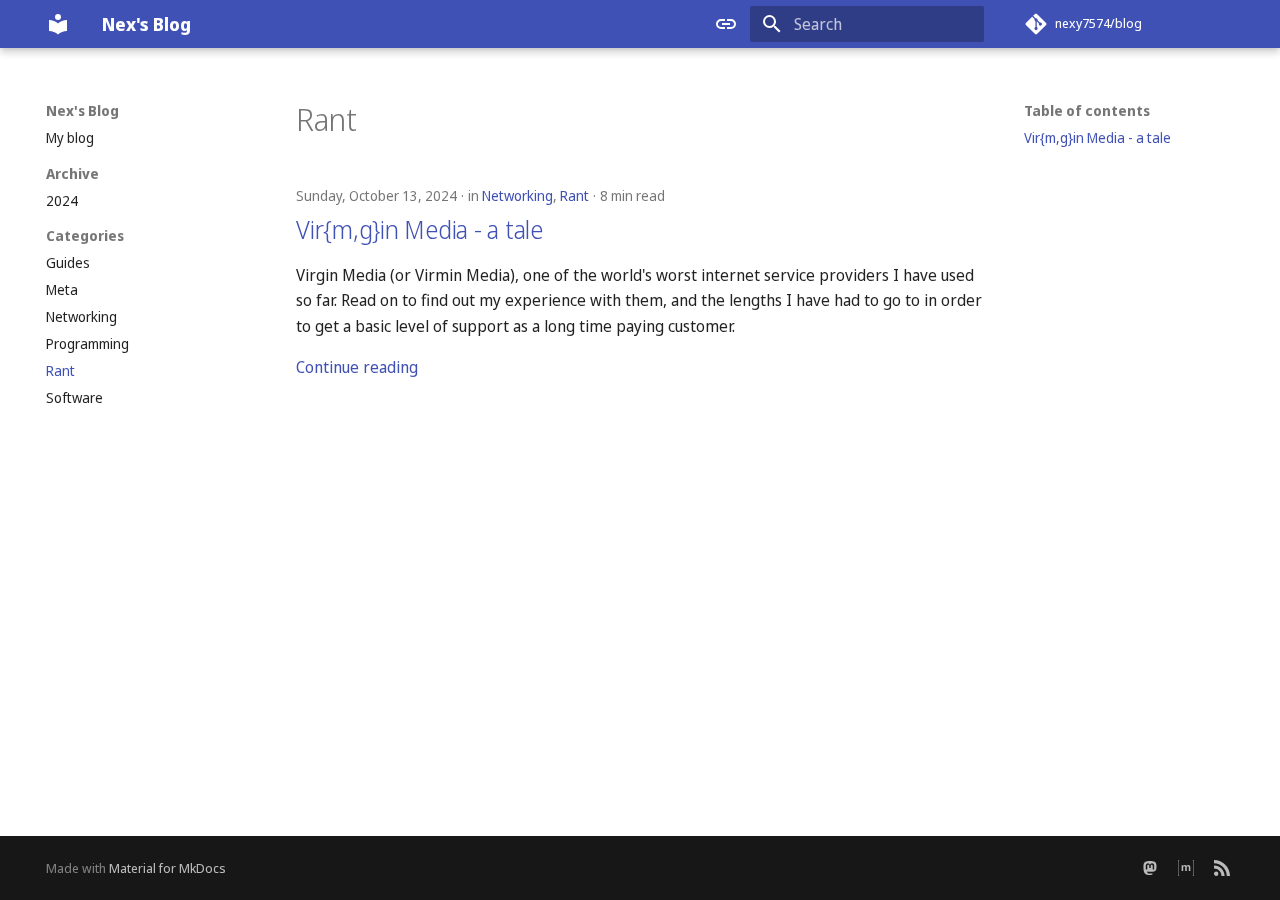
<file: category/rant/index.html>
<!doctype html><html lang=en class=no-js> <head><meta charset=utf-8><meta name=viewport content="width=device-width,initial-scale=1"><meta name=description content="I ran out of characters for microblogging so this is where the big words go"><link href="https://blog.nexy7574.co.uk/category/rant/" rel="canonical"><link href=../programming/ rel=prev><link href=../software/ rel=next><link rel=alternate type=application/rss+xml title="RSS feed" href=../../feed_rss_created.xml><link rel=alternate type=application/rss+xml title="RSS feed of updated content" href=../../feed_rss_updated.xml><link rel=icon href=../../assets/images/favicon.png><meta name=generator content="mkdocs-1.6.1, mkdocs-material-9.5.41"><title>Rant - Nex's Blog</title><link rel=stylesheet href=../../assets/stylesheets/main.0253249f.min.css><link rel=stylesheet href=../../assets/stylesheets/palette.06af60db.min.css><link rel="stylesheet" href="../../assets/external/fonts.googleapis.com/css.b2c90908.css"><style>:root{--md-text-font:"Noto Sans Display";--md-code-font:"JetBrains Mono"}</style><script>__md_scope=new URL("../..",location),__md_hash=e=>[...e].reduce(((e,_)=>(e<<5)-e+_.charCodeAt(0)),0),__md_get=(e,_=localStorage,t=__md_scope)=>JSON.parse(_.getItem(t.pathname+"."+e)),__md_set=(e,_,t=localStorage,a=__md_scope)=>{try{t.setItem(a.pathname+"."+e,JSON.stringify(_))}catch(e){}}</script><meta property=og:type content=website><meta property=og:title content="Rant - Nex's Blog"><meta property=og:description content="I ran out of characters for microblogging so this is where the big words go"><meta property=og:image content=https://blog.nexy7574.co.uk/assets/images/social/category/rant.png><meta property=og:image:type content=image/png><meta property=og:image:width content=1200><meta property=og:image:height content=630><meta content=https://blog.nexy7574.co.uk/category/rant/ property=og:url><meta name=twitter:card content=summary_large_image><meta name=twitter:title content="Rant - Nex's Blog"><meta name=twitter:description content="I ran out of characters for microblogging so this is where the big words go"><meta name=twitter:image content=https://blog.nexy7574.co.uk/assets/images/social/category/rant.png></head> <body dir=ltr data-md-color-scheme=default data-md-color-primary=indigo data-md-color-accent=indigo> <input class=md-toggle data-md-toggle=drawer type=checkbox id=__drawer autocomplete=off> <input class=md-toggle data-md-toggle=search type=checkbox id=__search autocomplete=off> <label class=md-overlay for=__drawer></label> <div data-md-component=skip> <a href=#rant class=md-skip> Skip to content </a> </div> <div data-md-component=announce> </div> <header class="md-header md-header--shadow" data-md-component=header> <nav class="md-header__inner md-grid" aria-label=Header> <a href=../.. title="Nex's Blog" class="md-header__button md-logo" aria-label="Nex's Blog" data-md-component=logo> <svg xmlns=http://www.w3.org/2000/svg viewbox="0 0 24 24"><path d="M12 8a3 3 0 0 0 3-3 3 3 0 0 0-3-3 3 3 0 0 0-3 3 3 3 0 0 0 3 3m0 3.54C9.64 9.35 6.5 8 3 8v11c3.5 0 6.64 1.35 9 3.54 2.36-2.19 5.5-3.54 9-3.54V8c-3.5 0-6.64 1.35-9 3.54"/></svg> </a> <label class="md-header__button md-icon" for=__drawer> <svg xmlns=http://www.w3.org/2000/svg viewbox="0 0 24 24"><path d="M3 6h18v2H3zm0 5h18v2H3zm0 5h18v2H3z"/></svg> </label> <div class=md-header__title data-md-component=header-title> <div class=md-header__ellipsis> <div class=md-header__topic> <span class=md-ellipsis> Nex's Blog </span> </div> <div class=md-header__topic data-md-component=header-topic> <span class=md-ellipsis> Rant </span> </div> </div> </div> <form class=md-header__option data-md-component=palette> <input class=md-option data-md-color-media=(prefers-color-scheme) data-md-color-scheme=default data-md-color-primary=indigo data-md-color-accent=indigo aria-label="Switch to light mode" type=radio name=__palette id=__palette_0> <label class="md-header__button md-icon" title="Switch to light mode" for=__palette_1 hidden> <svg xmlns=http://www.w3.org/2000/svg viewbox="0 0 24 24"><path d="M3.9 12c0-1.71 1.39-3.1 3.1-3.1h4V7H7a5 5 0 0 0-5 5 5 5 0 0 0 5 5h4v-1.9H7c-1.71 0-3.1-1.39-3.1-3.1M8 13h8v-2H8zm9-6h-4v1.9h4c1.71 0 3.1 1.39 3.1 3.1s-1.39 3.1-3.1 3.1h-4V17h4a5 5 0 0 0 5-5 5 5 0 0 0-5-5"/></svg> </label> <input class=md-option data-md-color-media="(prefers-color-scheme: light)" data-md-color-scheme=default data-md-color-primary=indigo data-md-color-accent=deep-purple aria-label="Switch to dark mode" type=radio name=__palette id=__palette_1> <label class="md-header__button md-icon" title="Switch to dark mode" for=__palette_2 hidden> <svg xmlns=http://www.w3.org/2000/svg viewbox="0 0 24 24"><path d="M17 7H7a5 5 0 0 0-5 5 5 5 0 0 0 5 5h10a5 5 0 0 0 5-5 5 5 0 0 0-5-5m0 8a3 3 0 0 1-3-3 3 3 0 0 1 3-3 3 3 0 0 1 3 3 3 3 0 0 1-3 3"/></svg> </label> <input class=md-option data-md-color-media="(prefers-color-scheme: dark)" data-md-color-scheme=slate data-md-color-primary=deep-purple data-md-color-accent=indigo aria-label="Switch to system preference" type=radio name=__palette id=__palette_2> <label class="md-header__button md-icon" title="Switch to system preference" for=__palette_0 hidden> <svg xmlns=http://www.w3.org/2000/svg viewbox="0 0 24 24"><path d="M17 7H7a5 5 0 0 0-5 5 5 5 0 0 0 5 5h10a5 5 0 0 0 5-5 5 5 0 0 0-5-5M7 15a3 3 0 0 1-3-3 3 3 0 0 1 3-3 3 3 0 0 1 3 3 3 3 0 0 1-3 3"/></svg> </label> </form> <script>var palette=__md_get("__palette");if(palette&&palette.color){if("(prefers-color-scheme)"===palette.color.media){var media=matchMedia("(prefers-color-scheme: light)"),input=document.querySelector(media.matches?"[data-md-color-media='(prefers-color-scheme: light)']":"[data-md-color-media='(prefers-color-scheme: dark)']");palette.color.media=input.getAttribute("data-md-color-media"),palette.color.scheme=input.getAttribute("data-md-color-scheme"),palette.color.primary=input.getAttribute("data-md-color-primary"),palette.color.accent=input.getAttribute("data-md-color-accent")}for(var[key,value]of Object.entries(palette.color))document.body.setAttribute("data-md-color-"+key,value)}</script> <label class="md-header__button md-icon" for=__search> <svg xmlns=http://www.w3.org/2000/svg viewbox="0 0 24 24"><path d="M9.5 3A6.5 6.5 0 0 1 16 9.5c0 1.61-.59 3.09-1.56 4.23l.27.27h.79l5 5-1.5 1.5-5-5v-.79l-.27-.27A6.52 6.52 0 0 1 9.5 16 6.5 6.5 0 0 1 3 9.5 6.5 6.5 0 0 1 9.5 3m0 2C7 5 5 7 5 9.5S7 14 9.5 14 14 12 14 9.5 12 5 9.5 5"/></svg> </label> <div class=md-search data-md-component=search role=dialog> <label class=md-search__overlay for=__search></label> <div class=md-search__inner role=search> <form class=md-search__form name=search> <input type=text class=md-search__input name=query aria-label=Search placeholder=Search autocapitalize=off autocorrect=off autocomplete=off spellcheck=false data-md-component=search-query required> <label class="md-search__icon md-icon" for=__search> <svg xmlns=http://www.w3.org/2000/svg viewbox="0 0 24 24"><path d="M9.5 3A6.5 6.5 0 0 1 16 9.5c0 1.61-.59 3.09-1.56 4.23l.27.27h.79l5 5-1.5 1.5-5-5v-.79l-.27-.27A6.52 6.52 0 0 1 9.5 16 6.5 6.5 0 0 1 3 9.5 6.5 6.5 0 0 1 9.5 3m0 2C7 5 5 7 5 9.5S7 14 9.5 14 14 12 14 9.5 12 5 9.5 5"/></svg> <svg xmlns=http://www.w3.org/2000/svg viewbox="0 0 24 24"><path d="M20 11v2H8l5.5 5.5-1.42 1.42L4.16 12l7.92-7.92L13.5 5.5 8 11z"/></svg> </label> <nav class=md-search__options aria-label=Search> <button type=reset class="md-search__icon md-icon" title=Clear aria-label=Clear tabindex=-1> <svg xmlns=http://www.w3.org/2000/svg viewbox="0 0 24 24"><path d="M19 6.41 17.59 5 12 10.59 6.41 5 5 6.41 10.59 12 5 17.59 6.41 19 12 13.41 17.59 19 19 17.59 13.41 12z"/></svg> </button> </nav> <div class=md-search__suggest data-md-component=search-suggest></div> </form> <div class=md-search__output> <div class=md-search__scrollwrap tabindex=0 data-md-scrollfix> <div class=md-search-result data-md-component=search-result> <div class=md-search-result__meta> Initializing search </div> <ol class=md-search-result__list role=presentation></ol> </div> </div> </div> </div> </div> <div class=md-header__source> <a href="https://codeberg.org/nexy7574/blog" title="Go to repository" class="md-source" data-md-component="source"> <div class="md-source__icon md-icon"> <svg xmlns=http://www.w3.org/2000/svg viewbox="0 0 448 512"><!-- Font Awesome Free 6.6.0 by @fontawesome - https://fontawesome.com License - https://fontawesome.com/license/free (Icons: CC BY 4.0, Fonts: SIL OFL 1.1, Code: MIT License) Copyright 2024 Fonticons, Inc.--><path d="M439.55 236.05 244 40.45a28.87 28.87 0 0 0-40.81 0l-40.66 40.63 51.52 51.52c27.06-9.14 52.68 16.77 43.39 43.68l49.66 49.66c34.23-11.8 61.18 31 35.47 56.69-26.49 26.49-70.21-2.87-56-37.34L240.22 199v121.85c25.3 12.54 22.26 41.85 9.08 55a34.34 34.34 0 0 1-48.55 0c-17.57-17.6-11.07-46.91 11.25-56v-123c-20.8-8.51-24.6-30.74-18.64-45L142.57 101 8.45 235.14a28.86 28.86 0 0 0 0 40.81l195.61 195.6a28.86 28.86 0 0 0 40.8 0l194.69-194.69a28.86 28.86 0 0 0 0-40.81"/></svg> </div> <div class=md-source__repository> nexy7574/blog </div> </a> </div> </nav> </header> <div class=md-container data-md-component=container> <main class=md-main data-md-component=main> <div class="md-main__inner md-grid"> <div class="md-sidebar md-sidebar--primary" data-md-component=sidebar data-md-type=navigation> <div class=md-sidebar__scrollwrap> <div class=md-sidebar__inner> <nav class="md-nav md-nav--primary" aria-label=Navigation data-md-level=0> <label class=md-nav__title for=__drawer> <a href=../.. title="Nex's Blog" class="md-nav__button md-logo" aria-label="Nex's Blog" data-md-component=logo> <svg xmlns=http://www.w3.org/2000/svg viewbox="0 0 24 24"><path d="M12 8a3 3 0 0 0 3-3 3 3 0 0 0-3-3 3 3 0 0 0-3 3 3 3 0 0 0 3 3m0 3.54C9.64 9.35 6.5 8 3 8v11c3.5 0 6.64 1.35 9 3.54 2.36-2.19 5.5-3.54 9-3.54V8c-3.5 0-6.64 1.35-9 3.54"/></svg> </a> Nex's Blog </label> <div class=md-nav__source> <a href="https://codeberg.org/nexy7574/blog" title="Go to repository" class="md-source" data-md-component="source"> <div class="md-source__icon md-icon"> <svg xmlns=http://www.w3.org/2000/svg viewbox="0 0 448 512"><!-- Font Awesome Free 6.6.0 by @fontawesome - https://fontawesome.com License - https://fontawesome.com/license/free (Icons: CC BY 4.0, Fonts: SIL OFL 1.1, Code: MIT License) Copyright 2024 Fonticons, Inc.--><path d="M439.55 236.05 244 40.45a28.87 28.87 0 0 0-40.81 0l-40.66 40.63 51.52 51.52c27.06-9.14 52.68 16.77 43.39 43.68l49.66 49.66c34.23-11.8 61.18 31 35.47 56.69-26.49 26.49-70.21-2.87-56-37.34L240.22 199v121.85c25.3 12.54 22.26 41.85 9.08 55a34.34 34.34 0 0 1-48.55 0c-17.57-17.6-11.07-46.91 11.25-56v-123c-20.8-8.51-24.6-30.74-18.64-45L142.57 101 8.45 235.14a28.86 28.86 0 0 0 0 40.81l195.61 195.6a28.86 28.86 0 0 0 40.8 0l194.69-194.69a28.86 28.86 0 0 0 0-40.81"/></svg> </div> <div class=md-source__repository> nexy7574/blog </div> </a> </div> <ul class=md-nav__list data-md-scrollfix> <li class=md-nav__item> <a href=../.. class=md-nav__link> <span class=md-ellipsis> My blog </span> </a> </li> <li class="md-nav__item md-nav__item--section md-nav__item--nested"> <input class="md-nav__toggle md-toggle " type=checkbox id=__nav_2> <label class=md-nav__link for=__nav_2 id=__nav_2_label tabindex> <span class=md-ellipsis> Archive </span> <span class="md-nav__icon md-icon"></span> </label> <nav class=md-nav data-md-level=1 aria-labelledby=__nav_2_label aria-expanded=false> <label class=md-nav__title for=__nav_2> <span class="md-nav__icon md-icon"></span> Archive </label> <ul class=md-nav__list data-md-scrollfix> <li class=md-nav__item> <a href=../../archive/2024/ class=md-nav__link> <span class=md-ellipsis> 2024 </span> </a> </li> </ul> </nav> </li> <li class="md-nav__item md-nav__item--active md-nav__item--section md-nav__item--nested"> <input class="md-nav__toggle md-toggle " type=checkbox id=__nav_3 checked> <label class=md-nav__link for=__nav_3 id=__nav_3_label tabindex> <span class=md-ellipsis> Categories </span> <span class="md-nav__icon md-icon"></span> </label> <nav class=md-nav data-md-level=1 aria-labelledby=__nav_3_label aria-expanded=true> <label class=md-nav__title for=__nav_3> <span class="md-nav__icon md-icon"></span> Categories </label> <ul class=md-nav__list data-md-scrollfix> <li class=md-nav__item> <a href=../guides/ class=md-nav__link> <span class=md-ellipsis> Guides </span> </a> </li> <li class=md-nav__item> <a href=../meta/ class=md-nav__link> <span class=md-ellipsis> Meta </span> </a> </li> <li class=md-nav__item> <a href=../networking/ class=md-nav__link> <span class=md-ellipsis> Networking </span> </a> </li> <li class=md-nav__item> <a href=../programming/ class=md-nav__link> <span class=md-ellipsis> Programming </span> </a> </li> <li class="md-nav__item md-nav__item--active"> <input class="md-nav__toggle md-toggle" type=checkbox id=__toc> <label class="md-nav__link md-nav__link--active" for=__toc> <span class=md-ellipsis> Rant </span> <span class="md-nav__icon md-icon"></span> </label> <a href=./ class="md-nav__link md-nav__link--active"> <span class=md-ellipsis> Rant </span> </a> <nav class="md-nav md-nav--secondary" aria-label="Table of contents"> <label class=md-nav__title for=__toc> <span class="md-nav__icon md-icon"></span> Table of contents </label> <ul class=md-nav__list data-md-component=toc data-md-scrollfix> <li class=md-nav__item> <a href=#virmgin-media-a-tale class=md-nav__link> <span class=md-ellipsis> Vir{m,g}in Media - a tale </span> </a> </li> </ul> </nav> </li> <li class=md-nav__item> <a href=../software/ class=md-nav__link> <span class=md-ellipsis> Software </span> </a> </li> </ul> </nav> </li> </ul> </nav> </div> </div> </div> <div class="md-sidebar md-sidebar--secondary" data-md-component=sidebar data-md-type=toc> <div class=md-sidebar__scrollwrap> <div class=md-sidebar__inner> <nav class="md-nav md-nav--secondary" aria-label="Table of contents"> <label class=md-nav__title for=__toc> <span class="md-nav__icon md-icon"></span> Table of contents </label> <ul class=md-nav__list data-md-component=toc data-md-scrollfix> <li class=md-nav__item> <a href=#virmgin-media-a-tale class=md-nav__link> <span class=md-ellipsis> Vir{m,g}in Media - a tale </span> </a> </li> </ul> </nav> </div> </div> </div> <div class=md-content data-md-component=content> <div class=md-content__inner> <header class=md-typeset> <h1 id=rant>Rant<a class=headerlink href=#rant title="Permanent link">&para;</a></h1> </header> <article class="md-post md-post--excerpt"> <header class=md-post__header> <div class="md-post__meta md-meta"> <ul class=md-meta__list> <li class=md-meta__item> <time datetime="2024-10-13 00:00:00">Sunday, October 13, 2024</time></li> <li class=md-meta__item> in <a href=../networking/ class=md-meta__link>Networking</a>, <a href=./ class=md-meta__link>Rant</a></li> <li class=md-meta__item> 8 min read </li> </ul> </div> </header> <div class="md-post__content md-typeset"> <h2 id=virmgin-media-a-tale><a href=../../2024/10/13/virgin-rant/ class=toclink>Vir{m,g}in Media - a tale</a></h2> <p>Virgin Media (or Virmin Media), one of the world's worst internet service providers I have used so far. Read on to find out my experience with them, and the lengths I have had to go to in order to get a basic level of support as a long time paying customer.</p> <nav class=md-post__action> <a href=../../2024/10/13/virgin-rant/ > Continue reading </a> </nav> </div> </article> <nav class=md-pagination> </nav> </div> </div> <script>var target=document.getElementById(location.hash.slice(1));target&&target.name&&(target.checked=target.name.startsWith("__tabbed_"))</script> </div> <button type=button class="md-top md-icon" data-md-component=top hidden> <svg xmlns=http://www.w3.org/2000/svg viewbox="0 0 24 24"><path d="M13 20h-2V8l-5.5 5.5-1.42-1.42L12 4.16l7.92 7.92-1.42 1.42L13 8z"/></svg> Back to top </button> </main> <footer class=md-footer> <div class="md-footer-meta md-typeset"> <div class="md-footer-meta__inner md-grid"> <div class=md-copyright> Made with <a href="https://squidfunk.github.io/mkdocs-material/" target="_blank" rel="noopener"> Material for MkDocs </a> </div> <div class=md-social> <a href="https://fedi.transgender.ing/@nex" target="_blank" rel="noopener me" title="fediverse" class="md-social__link"> <svg xmlns=http://www.w3.org/2000/svg viewbox="0 0 448 512"><!-- Font Awesome Free 6.6.0 by @fontawesome - https://fontawesome.com License - https://fontawesome.com/license/free (Icons: CC BY 4.0, Fonts: SIL OFL 1.1, Code: MIT License) Copyright 2024 Fonticons, Inc.--><path d="M433 179.11c0-97.2-63.71-125.7-63.71-125.7-62.52-28.7-228.56-28.4-290.48 0 0 0-63.72 28.5-63.72 125.7 0 115.7-6.6 259.4 105.63 289.1 40.51 10.7 75.32 13 103.33 11.4 50.81-2.8 79.32-18.1 79.32-18.1l-1.7-36.9s-36.31 11.4-77.12 10.1c-40.41-1.4-83-4.4-89.63-54a102.5 102.5 0 0 1-.9-13.9c85.63 20.9 158.65 9.1 178.75 6.7 56.12-6.7 105-41.3 111.23-72.9 9.8-49.8 9-121.5 9-121.5m-75.12 125.2h-46.63v-114.2c0-49.7-64-51.6-64 6.9v62.5h-46.33V197c0-58.5-64-56.6-64-6.9v114.2H90.19c0-122.1-5.2-147.9 18.41-175 25.9-28.9 79.82-30.8 103.83 6.1l11.6 19.5 11.6-19.5c24.11-37.1 78.12-34.8 103.83-6.1 23.71 27.3 18.4 53 18.4 175z"/></svg> </a> <a href="https://matrix.to/#/#general:nexy7574.co.uk" target="_blank" rel="noopener" title="Matrix" class="md-social__link"> <svg xmlns=http://www.w3.org/2000/svg viewbox="0 0 24 24"><path d="M.632.55v22.9H2.28V24H0V0h2.28v.55zm7.043 7.26v1.157h.033a3.3 3.3 0 0 1 1.117-1.024c.433-.245.936-.365 1.5-.365q.81.002 1.481.314c.448.208.785.582 1.02 1.108q.382-.562 1.034-.992.651-.43 1.546-.43.679 0 1.26.167c.388.11.716.286.993.53.276.245.489.559.646.951q.229.587.23 1.417v5.728h-2.349V11.52q0-.43-.032-.812a1.8 1.8 0 0 0-.18-.66 1.1 1.1 0 0 0-.438-.448q-.292-.165-.785-.166-.498 0-.803.189a1.4 1.4 0 0 0-.48.499 2 2 0 0 0-.231.696 5.6 5.6 0 0 0-.06.785v4.768h-2.35v-4.8q.002-.38-.018-.752a2.1 2.1 0 0 0-.143-.688 1.05 1.05 0 0 0-.415-.503c-.194-.125-.476-.19-.854-.19q-.168 0-.439.074c-.18.051-.36.143-.53.282a1.64 1.64 0 0 0-.439.595q-.18.39-.18 1.02v4.966H5.46V7.81zm15.693 15.64V.55H21.72V0H24v24h-2.28v-.55z"/></svg> </a> <a href="https://blog.nexy7574.co.uk/feed.xml" target="_blank" rel="noopener" title="RSS Feed" class="md-social__link"> <svg xmlns=http://www.w3.org/2000/svg viewbox="0 0 24 24"><path d="M19.199 24C19.199 13.467 10.533 4.8 0 4.8V0c13.165 0 24 10.835 24 24zM3.291 17.415a3.3 3.3 0 0 1 3.293 3.295A3.303 3.303 0 0 1 3.283 24C1.47 24 0 22.526 0 20.71s1.475-3.294 3.291-3.295M15.909 24h-4.665c0-6.169-5.075-11.245-11.244-11.245V8.09c8.727 0 15.909 7.184 15.909 15.91"/></svg> </a> </div> </div> </div> </footer> </div> <div class=md-dialog data-md-component=dialog> <div class="md-dialog__inner md-typeset"></div> </div> <div class=md-progress data-md-component=progress role=progressbar></div> <script id=__config type=application/json>{"base": "../..", "features": ["content.action.edit", "search.suggest", "navigation.instant", "navigation.instant.prefetch", "navigation.instant.progress", "navigation.instant.preview", "navigation.tracking", "navigation.sections", "navigation.top", "toc.follow", "header.autohide"], "search": "../../assets/javascripts/workers/search.6ce7567c.min.js", "translations": {"clipboard.copied": "Copied to clipboard", "clipboard.copy": "Copy to clipboard", "search.result.more.one": "1 more on this page", "search.result.more.other": "# more on this page", "search.result.none": "No matching documents", "search.result.one": "1 matching document", "search.result.other": "# matching documents", "search.result.placeholder": "Type to start searching", "search.result.term.missing": "Missing", "select.version": "Select version"}}</script> <script src=../../assets/javascripts/bundle.83f73b43.min.js></script> </body> </html>
</file>
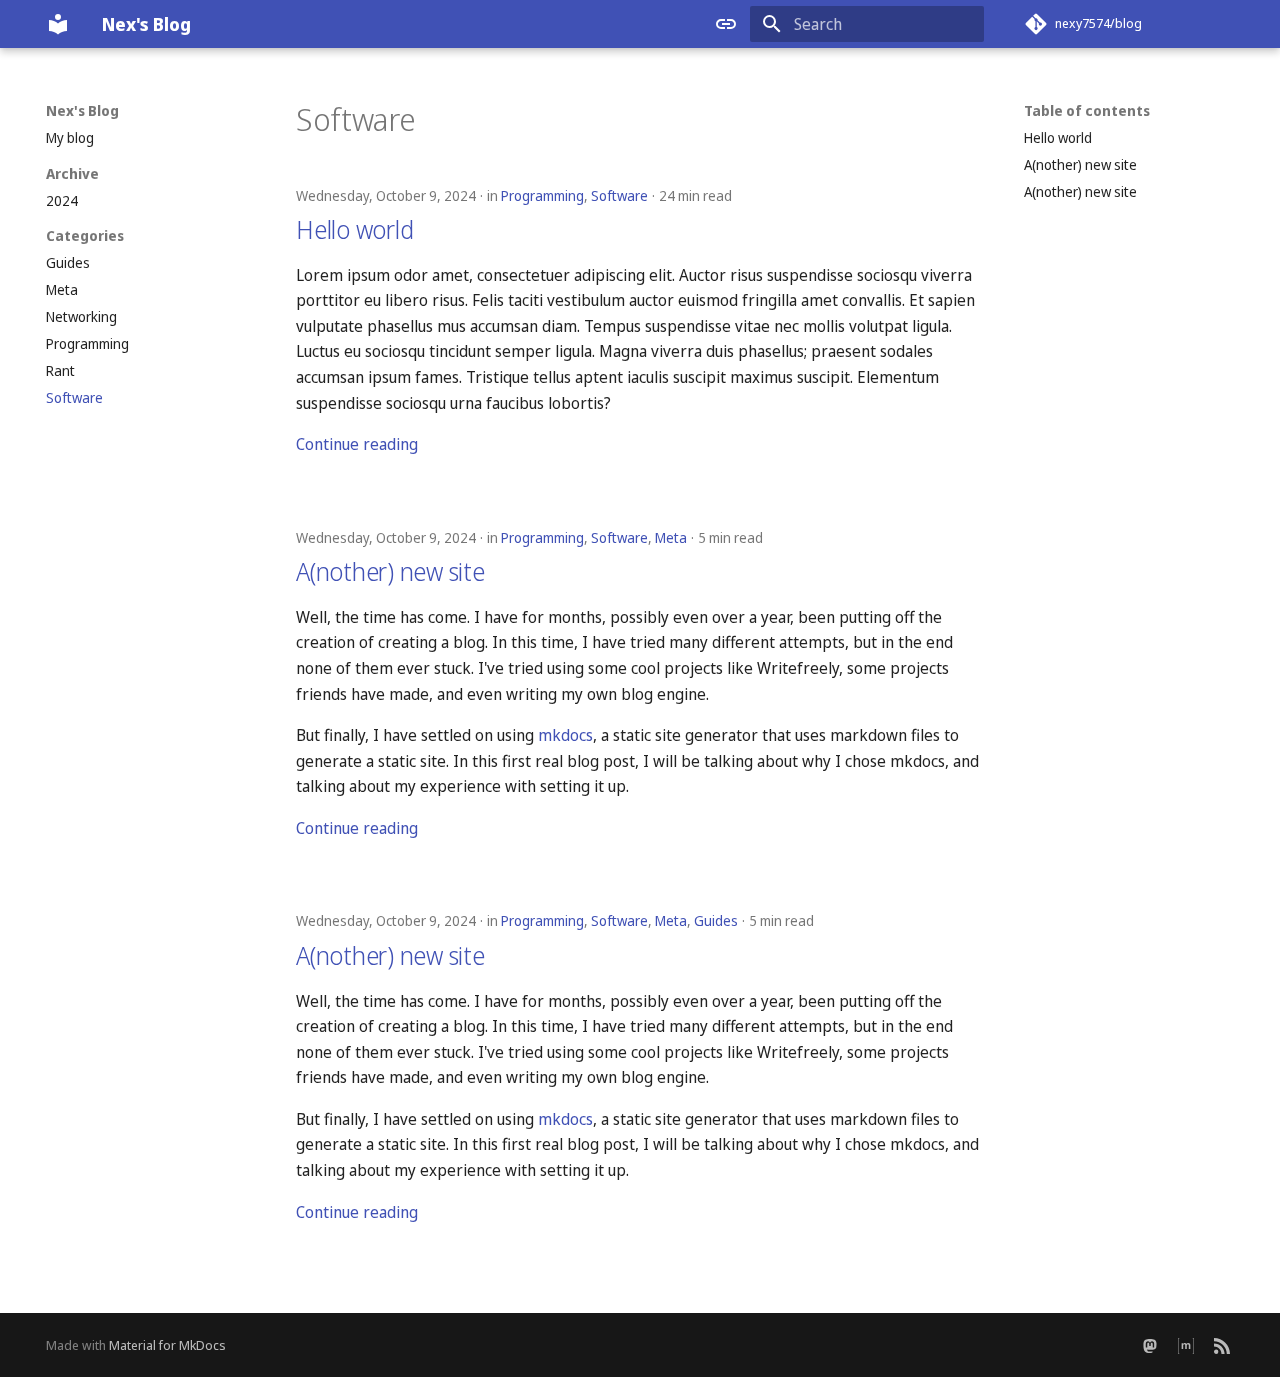
<file: category/software/index.html>
<!doctype html><html lang=en class=no-js> <head><meta charset=utf-8><meta name=viewport content="width=device-width,initial-scale=1"><meta name=description content="I ran out of characters for microblogging so this is where the big words go"><link href="https://blog.nexy7574.co.uk/category/software/" rel="canonical"><link href=../rant/ rel=prev><link href=../../archive/2024/ rel=next><link rel=alternate type=application/rss+xml title="RSS feed" href=../../feed_rss_created.xml><link rel=alternate type=application/rss+xml title="RSS feed of updated content" href=../../feed_rss_updated.xml><link rel=icon href=../../assets/images/favicon.png><meta name=generator content="mkdocs-1.6.1, mkdocs-material-9.5.41"><title>Software - Nex's Blog</title><link rel=stylesheet href=../../assets/stylesheets/main.0253249f.min.css><link rel=stylesheet href=../../assets/stylesheets/palette.06af60db.min.css><link rel="stylesheet" href="../../assets/external/fonts.googleapis.com/css.b2c90908.css"><style>:root{--md-text-font:"Noto Sans Display";--md-code-font:"JetBrains Mono"}</style><script>__md_scope=new URL("../..",location),__md_hash=e=>[...e].reduce(((e,_)=>(e<<5)-e+_.charCodeAt(0)),0),__md_get=(e,_=localStorage,t=__md_scope)=>JSON.parse(_.getItem(t.pathname+"."+e)),__md_set=(e,_,t=localStorage,a=__md_scope)=>{try{t.setItem(a.pathname+"."+e,JSON.stringify(_))}catch(e){}}</script><meta property=og:type content=website><meta property=og:title content="Software - Nex's Blog"><meta property=og:description content="I ran out of characters for microblogging so this is where the big words go"><meta property=og:image content=https://blog.nexy7574.co.uk/assets/images/social/category/software.png><meta property=og:image:type content=image/png><meta property=og:image:width content=1200><meta property=og:image:height content=630><meta content=https://blog.nexy7574.co.uk/category/software/ property=og:url><meta name=twitter:card content=summary_large_image><meta name=twitter:title content="Software - Nex's Blog"><meta name=twitter:description content="I ran out of characters for microblogging so this is where the big words go"><meta name=twitter:image content=https://blog.nexy7574.co.uk/assets/images/social/category/software.png></head> <body dir=ltr data-md-color-scheme=default data-md-color-primary=indigo data-md-color-accent=indigo> <input class=md-toggle data-md-toggle=drawer type=checkbox id=__drawer autocomplete=off> <input class=md-toggle data-md-toggle=search type=checkbox id=__search autocomplete=off> <label class=md-overlay for=__drawer></label> <div data-md-component=skip> <a href=#software class=md-skip> Skip to content </a> </div> <div data-md-component=announce> </div> <header class="md-header md-header--shadow" data-md-component=header> <nav class="md-header__inner md-grid" aria-label=Header> <a href=../.. title="Nex's Blog" class="md-header__button md-logo" aria-label="Nex's Blog" data-md-component=logo> <svg xmlns=http://www.w3.org/2000/svg viewbox="0 0 24 24"><path d="M12 8a3 3 0 0 0 3-3 3 3 0 0 0-3-3 3 3 0 0 0-3 3 3 3 0 0 0 3 3m0 3.54C9.64 9.35 6.5 8 3 8v11c3.5 0 6.64 1.35 9 3.54 2.36-2.19 5.5-3.54 9-3.54V8c-3.5 0-6.64 1.35-9 3.54"/></svg> </a> <label class="md-header__button md-icon" for=__drawer> <svg xmlns=http://www.w3.org/2000/svg viewbox="0 0 24 24"><path d="M3 6h18v2H3zm0 5h18v2H3zm0 5h18v2H3z"/></svg> </label> <div class=md-header__title data-md-component=header-title> <div class=md-header__ellipsis> <div class=md-header__topic> <span class=md-ellipsis> Nex's Blog </span> </div> <div class=md-header__topic data-md-component=header-topic> <span class=md-ellipsis> Software </span> </div> </div> </div> <form class=md-header__option data-md-component=palette> <input class=md-option data-md-color-media=(prefers-color-scheme) data-md-color-scheme=default data-md-color-primary=indigo data-md-color-accent=indigo aria-label="Switch to light mode" type=radio name=__palette id=__palette_0> <label class="md-header__button md-icon" title="Switch to light mode" for=__palette_1 hidden> <svg xmlns=http://www.w3.org/2000/svg viewbox="0 0 24 24"><path d="M3.9 12c0-1.71 1.39-3.1 3.1-3.1h4V7H7a5 5 0 0 0-5 5 5 5 0 0 0 5 5h4v-1.9H7c-1.71 0-3.1-1.39-3.1-3.1M8 13h8v-2H8zm9-6h-4v1.9h4c1.71 0 3.1 1.39 3.1 3.1s-1.39 3.1-3.1 3.1h-4V17h4a5 5 0 0 0 5-5 5 5 0 0 0-5-5"/></svg> </label> <input class=md-option data-md-color-media="(prefers-color-scheme: light)" data-md-color-scheme=default data-md-color-primary=indigo data-md-color-accent=deep-purple aria-label="Switch to dark mode" type=radio name=__palette id=__palette_1> <label class="md-header__button md-icon" title="Switch to dark mode" for=__palette_2 hidden> <svg xmlns=http://www.w3.org/2000/svg viewbox="0 0 24 24"><path d="M17 7H7a5 5 0 0 0-5 5 5 5 0 0 0 5 5h10a5 5 0 0 0 5-5 5 5 0 0 0-5-5m0 8a3 3 0 0 1-3-3 3 3 0 0 1 3-3 3 3 0 0 1 3 3 3 3 0 0 1-3 3"/></svg> </label> <input class=md-option data-md-color-media="(prefers-color-scheme: dark)" data-md-color-scheme=slate data-md-color-primary=deep-purple data-md-color-accent=indigo aria-label="Switch to system preference" type=radio name=__palette id=__palette_2> <label class="md-header__button md-icon" title="Switch to system preference" for=__palette_0 hidden> <svg xmlns=http://www.w3.org/2000/svg viewbox="0 0 24 24"><path d="M17 7H7a5 5 0 0 0-5 5 5 5 0 0 0 5 5h10a5 5 0 0 0 5-5 5 5 0 0 0-5-5M7 15a3 3 0 0 1-3-3 3 3 0 0 1 3-3 3 3 0 0 1 3 3 3 3 0 0 1-3 3"/></svg> </label> </form> <script>var palette=__md_get("__palette");if(palette&&palette.color){if("(prefers-color-scheme)"===palette.color.media){var media=matchMedia("(prefers-color-scheme: light)"),input=document.querySelector(media.matches?"[data-md-color-media='(prefers-color-scheme: light)']":"[data-md-color-media='(prefers-color-scheme: dark)']");palette.color.media=input.getAttribute("data-md-color-media"),palette.color.scheme=input.getAttribute("data-md-color-scheme"),palette.color.primary=input.getAttribute("data-md-color-primary"),palette.color.accent=input.getAttribute("data-md-color-accent")}for(var[key,value]of Object.entries(palette.color))document.body.setAttribute("data-md-color-"+key,value)}</script> <label class="md-header__button md-icon" for=__search> <svg xmlns=http://www.w3.org/2000/svg viewbox="0 0 24 24"><path d="M9.5 3A6.5 6.5 0 0 1 16 9.5c0 1.61-.59 3.09-1.56 4.23l.27.27h.79l5 5-1.5 1.5-5-5v-.79l-.27-.27A6.52 6.52 0 0 1 9.5 16 6.5 6.5 0 0 1 3 9.5 6.5 6.5 0 0 1 9.5 3m0 2C7 5 5 7 5 9.5S7 14 9.5 14 14 12 14 9.5 12 5 9.5 5"/></svg> </label> <div class=md-search data-md-component=search role=dialog> <label class=md-search__overlay for=__search></label> <div class=md-search__inner role=search> <form class=md-search__form name=search> <input type=text class=md-search__input name=query aria-label=Search placeholder=Search autocapitalize=off autocorrect=off autocomplete=off spellcheck=false data-md-component=search-query required> <label class="md-search__icon md-icon" for=__search> <svg xmlns=http://www.w3.org/2000/svg viewbox="0 0 24 24"><path d="M9.5 3A6.5 6.5 0 0 1 16 9.5c0 1.61-.59 3.09-1.56 4.23l.27.27h.79l5 5-1.5 1.5-5-5v-.79l-.27-.27A6.52 6.52 0 0 1 9.5 16 6.5 6.5 0 0 1 3 9.5 6.5 6.5 0 0 1 9.5 3m0 2C7 5 5 7 5 9.5S7 14 9.5 14 14 12 14 9.5 12 5 9.5 5"/></svg> <svg xmlns=http://www.w3.org/2000/svg viewbox="0 0 24 24"><path d="M20 11v2H8l5.5 5.5-1.42 1.42L4.16 12l7.92-7.92L13.5 5.5 8 11z"/></svg> </label> <nav class=md-search__options aria-label=Search> <button type=reset class="md-search__icon md-icon" title=Clear aria-label=Clear tabindex=-1> <svg xmlns=http://www.w3.org/2000/svg viewbox="0 0 24 24"><path d="M19 6.41 17.59 5 12 10.59 6.41 5 5 6.41 10.59 12 5 17.59 6.41 19 12 13.41 17.59 19 19 17.59 13.41 12z"/></svg> </button> </nav> <div class=md-search__suggest data-md-component=search-suggest></div> </form> <div class=md-search__output> <div class=md-search__scrollwrap tabindex=0 data-md-scrollfix> <div class=md-search-result data-md-component=search-result> <div class=md-search-result__meta> Initializing search </div> <ol class=md-search-result__list role=presentation></ol> </div> </div> </div> </div> </div> <div class=md-header__source> <a href="https://codeberg.org/nexy7574/blog" title="Go to repository" class="md-source" data-md-component="source"> <div class="md-source__icon md-icon"> <svg xmlns=http://www.w3.org/2000/svg viewbox="0 0 448 512"><!-- Font Awesome Free 6.6.0 by @fontawesome - https://fontawesome.com License - https://fontawesome.com/license/free (Icons: CC BY 4.0, Fonts: SIL OFL 1.1, Code: MIT License) Copyright 2024 Fonticons, Inc.--><path d="M439.55 236.05 244 40.45a28.87 28.87 0 0 0-40.81 0l-40.66 40.63 51.52 51.52c27.06-9.14 52.68 16.77 43.39 43.68l49.66 49.66c34.23-11.8 61.18 31 35.47 56.69-26.49 26.49-70.21-2.87-56-37.34L240.22 199v121.85c25.3 12.54 22.26 41.85 9.08 55a34.34 34.34 0 0 1-48.55 0c-17.57-17.6-11.07-46.91 11.25-56v-123c-20.8-8.51-24.6-30.74-18.64-45L142.57 101 8.45 235.14a28.86 28.86 0 0 0 0 40.81l195.61 195.6a28.86 28.86 0 0 0 40.8 0l194.69-194.69a28.86 28.86 0 0 0 0-40.81"/></svg> </div> <div class=md-source__repository> nexy7574/blog </div> </a> </div> </nav> </header> <div class=md-container data-md-component=container> <main class=md-main data-md-component=main> <div class="md-main__inner md-grid"> <div class="md-sidebar md-sidebar--primary" data-md-component=sidebar data-md-type=navigation> <div class=md-sidebar__scrollwrap> <div class=md-sidebar__inner> <nav class="md-nav md-nav--primary" aria-label=Navigation data-md-level=0> <label class=md-nav__title for=__drawer> <a href=../.. title="Nex's Blog" class="md-nav__button md-logo" aria-label="Nex's Blog" data-md-component=logo> <svg xmlns=http://www.w3.org/2000/svg viewbox="0 0 24 24"><path d="M12 8a3 3 0 0 0 3-3 3 3 0 0 0-3-3 3 3 0 0 0-3 3 3 3 0 0 0 3 3m0 3.54C9.64 9.35 6.5 8 3 8v11c3.5 0 6.64 1.35 9 3.54 2.36-2.19 5.5-3.54 9-3.54V8c-3.5 0-6.64 1.35-9 3.54"/></svg> </a> Nex's Blog </label> <div class=md-nav__source> <a href="https://codeberg.org/nexy7574/blog" title="Go to repository" class="md-source" data-md-component="source"> <div class="md-source__icon md-icon"> <svg xmlns=http://www.w3.org/2000/svg viewbox="0 0 448 512"><!-- Font Awesome Free 6.6.0 by @fontawesome - https://fontawesome.com License - https://fontawesome.com/license/free (Icons: CC BY 4.0, Fonts: SIL OFL 1.1, Code: MIT License) Copyright 2024 Fonticons, Inc.--><path d="M439.55 236.05 244 40.45a28.87 28.87 0 0 0-40.81 0l-40.66 40.63 51.52 51.52c27.06-9.14 52.68 16.77 43.39 43.68l49.66 49.66c34.23-11.8 61.18 31 35.47 56.69-26.49 26.49-70.21-2.87-56-37.34L240.22 199v121.85c25.3 12.54 22.26 41.85 9.08 55a34.34 34.34 0 0 1-48.55 0c-17.57-17.6-11.07-46.91 11.25-56v-123c-20.8-8.51-24.6-30.74-18.64-45L142.57 101 8.45 235.14a28.86 28.86 0 0 0 0 40.81l195.61 195.6a28.86 28.86 0 0 0 40.8 0l194.69-194.69a28.86 28.86 0 0 0 0-40.81"/></svg> </div> <div class=md-source__repository> nexy7574/blog </div> </a> </div> <ul class=md-nav__list data-md-scrollfix> <li class=md-nav__item> <a href=../.. class=md-nav__link> <span class=md-ellipsis> My blog </span> </a> </li> <li class="md-nav__item md-nav__item--section md-nav__item--nested"> <input class="md-nav__toggle md-toggle " type=checkbox id=__nav_2> <label class=md-nav__link for=__nav_2 id=__nav_2_label tabindex> <span class=md-ellipsis> Archive </span> <span class="md-nav__icon md-icon"></span> </label> <nav class=md-nav data-md-level=1 aria-labelledby=__nav_2_label aria-expanded=false> <label class=md-nav__title for=__nav_2> <span class="md-nav__icon md-icon"></span> Archive </label> <ul class=md-nav__list data-md-scrollfix> <li class=md-nav__item> <a href=../../archive/2024/ class=md-nav__link> <span class=md-ellipsis> 2024 </span> </a> </li> </ul> </nav> </li> <li class="md-nav__item md-nav__item--active md-nav__item--section md-nav__item--nested"> <input class="md-nav__toggle md-toggle " type=checkbox id=__nav_3 checked> <label class=md-nav__link for=__nav_3 id=__nav_3_label tabindex> <span class=md-ellipsis> Categories </span> <span class="md-nav__icon md-icon"></span> </label> <nav class=md-nav data-md-level=1 aria-labelledby=__nav_3_label aria-expanded=true> <label class=md-nav__title for=__nav_3> <span class="md-nav__icon md-icon"></span> Categories </label> <ul class=md-nav__list data-md-scrollfix> <li class=md-nav__item> <a href=../guides/ class=md-nav__link> <span class=md-ellipsis> Guides </span> </a> </li> <li class=md-nav__item> <a href=../meta/ class=md-nav__link> <span class=md-ellipsis> Meta </span> </a> </li> <li class=md-nav__item> <a href=../networking/ class=md-nav__link> <span class=md-ellipsis> Networking </span> </a> </li> <li class=md-nav__item> <a href=../programming/ class=md-nav__link> <span class=md-ellipsis> Programming </span> </a> </li> <li class=md-nav__item> <a href=../rant/ class=md-nav__link> <span class=md-ellipsis> Rant </span> </a> </li> <li class="md-nav__item md-nav__item--active"> <input class="md-nav__toggle md-toggle" type=checkbox id=__toc> <label class="md-nav__link md-nav__link--active" for=__toc> <span class=md-ellipsis> Software </span> <span class="md-nav__icon md-icon"></span> </label> <a href=./ class="md-nav__link md-nav__link--active"> <span class=md-ellipsis> Software </span> </a> <nav class="md-nav md-nav--secondary" aria-label="Table of contents"> <label class=md-nav__title for=__toc> <span class="md-nav__icon md-icon"></span> Table of contents </label> <ul class=md-nav__list data-md-component=toc data-md-scrollfix> <li class=md-nav__item> <a href=#hello-world class=md-nav__link> <span class=md-ellipsis> Hello world </span> </a> </li> <li class=md-nav__item> <a href=#another-new-site class=md-nav__link> <span class=md-ellipsis> A(nother) new site </span> </a> </li> <li class=md-nav__item> <a href=#another-new-site class=md-nav__link> <span class=md-ellipsis> A(nother) new site </span> </a> </li> </ul> </nav> </li> </ul> </nav> </li> </ul> </nav> </div> </div> </div> <div class="md-sidebar md-sidebar--secondary" data-md-component=sidebar data-md-type=toc> <div class=md-sidebar__scrollwrap> <div class=md-sidebar__inner> <nav class="md-nav md-nav--secondary" aria-label="Table of contents"> <label class=md-nav__title for=__toc> <span class="md-nav__icon md-icon"></span> Table of contents </label> <ul class=md-nav__list data-md-component=toc data-md-scrollfix> <li class=md-nav__item> <a href=#hello-world class=md-nav__link> <span class=md-ellipsis> Hello world </span> </a> </li> <li class=md-nav__item> <a href=#another-new-site class=md-nav__link> <span class=md-ellipsis> A(nother) new site </span> </a> </li> <li class=md-nav__item> <a href=#another-new-site class=md-nav__link> <span class=md-ellipsis> A(nother) new site </span> </a> </li> </ul> </nav> </div> </div> </div> <div class=md-content data-md-component=content> <div class=md-content__inner> <header class=md-typeset> <h1 id=software>Software<a class=headerlink href=#software title="Permanent link">&para;</a></h1> </header> <article class="md-post md-post--excerpt"> <header class=md-post__header> <div class="md-post__meta md-meta"> <ul class=md-meta__list> <li class=md-meta__item> <time datetime="2024-10-09 00:00:00">Wednesday, October 9, 2024</time></li> <li class=md-meta__item> in <a href=../programming/ class=md-meta__link>Programming</a>, <a href=./ class=md-meta__link>Software</a></li> <li class=md-meta__item> 24 min read </li> </ul> </div> </header> <div class="md-post__content md-typeset"> <h2 id=hello-world><a href=../../2024/10/09/hello-world/ class=toclink>Hello world</a></h2> <p>Lorem ipsum odor amet, consectetuer adipiscing elit. Auctor risus suspendisse sociosqu viverra porttitor eu libero risus. Felis taciti vestibulum auctor euismod fringilla amet convallis. Et sapien vulputate phasellus mus accumsan diam. Tempus suspendisse vitae nec mollis volutpat ligula. Luctus eu sociosqu tincidunt semper ligula. Magna viverra duis phasellus; praesent sodales accumsan ipsum fames. Tristique tellus aptent iaculis suscipit maximus suscipit. Elementum suspendisse sociosqu urna faucibus lobortis?</p> <nav class=md-post__action> <a href=../../2024/10/09/hello-world/ > Continue reading </a> </nav> </div> </article> <article class="md-post md-post--excerpt"> <header class=md-post__header> <div class="md-post__meta md-meta"> <ul class=md-meta__list> <li class=md-meta__item> <time datetime="2024-10-09 00:00:00">Wednesday, October 9, 2024</time></li> <li class=md-meta__item> in <a href=../programming/ class=md-meta__link>Programming</a>, <a href=./ class=md-meta__link>Software</a>, <a href=../meta/ class=md-meta__link>Meta</a></li> <li class=md-meta__item> 5 min read </li> </ul> </div> </header> <div class="md-post__content md-typeset"> <h2 id=another-new-site><a href=../../2024/10/09/another-new-site/ class=toclink>A(nother) new site</a></h2> <p>Well, the time has come. I have for months, possibly even over a year, been putting off the creation of creating a blog. In this time, I have tried many different attempts, but in the end none of them ever stuck. I've tried using some cool projects like Writefreely, some projects friends have made, and even writing my own blog engine.</p> <p>But finally, I have settled on using <a href="https://www.mkdocs.org/">mkdocs</a>, a static site generator that uses markdown files to generate a static site. In this first real blog post, I will be talking about why I chose mkdocs, and talking about my experience with setting it up.</p> <nav class=md-post__action> <a href=../../2024/10/09/another-new-site/ > Continue reading </a> </nav> </div> </article> <article class="md-post md-post--excerpt"> <header class=md-post__header> <div class="md-post__meta md-meta"> <ul class=md-meta__list> <li class=md-meta__item> <time datetime="2024-10-09 00:00:00">Wednesday, October 9, 2024</time></li> <li class=md-meta__item> in <a href=../programming/ class=md-meta__link>Programming</a>, <a href=./ class=md-meta__link>Software</a>, <a href=../meta/ class=md-meta__link>Meta</a>, <a href=../guides/ class=md-meta__link>Guides</a></li> <li class=md-meta__item> 5 min read </li> </ul> </div> </header> <div class="md-post__content md-typeset"> <h2 id=another-new-site><a href=../../2024/10/09/another-new-site/ class=toclink>A(nother) new site</a></h2> <p>Well, the time has come. I have for months, possibly even over a year, been putting off the creation of creating a blog. In this time, I have tried many different attempts, but in the end none of them ever stuck. I've tried using some cool projects like Writefreely, some projects friends have made, and even writing my own blog engine.</p> <p>But finally, I have settled on using <a href="https://www.mkdocs.org/">mkdocs</a>, a static site generator that uses markdown files to generate a static site. In this first real blog post, I will be talking about why I chose mkdocs, and talking about my experience with setting it up.</p> <nav class=md-post__action> <a href=../../2024/10/09/another-new-site/ > Continue reading </a> </nav> </div> </article> <nav class=md-pagination> </nav> </div> </div> <script>var target=document.getElementById(location.hash.slice(1));target&&target.name&&(target.checked=target.name.startsWith("__tabbed_"))</script> </div> <button type=button class="md-top md-icon" data-md-component=top hidden> <svg xmlns=http://www.w3.org/2000/svg viewbox="0 0 24 24"><path d="M13 20h-2V8l-5.5 5.5-1.42-1.42L12 4.16l7.92 7.92-1.42 1.42L13 8z"/></svg> Back to top </button> </main> <footer class=md-footer> <div class="md-footer-meta md-typeset"> <div class="md-footer-meta__inner md-grid"> <div class=md-copyright> Made with <a href="https://squidfunk.github.io/mkdocs-material/" target="_blank" rel="noopener"> Material for MkDocs </a> </div> <div class=md-social> <a href="https://fedi.transgender.ing/@nex" target="_blank" rel="noopener me" title="fediverse" class="md-social__link"> <svg xmlns=http://www.w3.org/2000/svg viewbox="0 0 448 512"><!-- Font Awesome Free 6.6.0 by @fontawesome - https://fontawesome.com License - https://fontawesome.com/license/free (Icons: CC BY 4.0, Fonts: SIL OFL 1.1, Code: MIT License) Copyright 2024 Fonticons, Inc.--><path d="M433 179.11c0-97.2-63.71-125.7-63.71-125.7-62.52-28.7-228.56-28.4-290.48 0 0 0-63.72 28.5-63.72 125.7 0 115.7-6.6 259.4 105.63 289.1 40.51 10.7 75.32 13 103.33 11.4 50.81-2.8 79.32-18.1 79.32-18.1l-1.7-36.9s-36.31 11.4-77.12 10.1c-40.41-1.4-83-4.4-89.63-54a102.5 102.5 0 0 1-.9-13.9c85.63 20.9 158.65 9.1 178.75 6.7 56.12-6.7 105-41.3 111.23-72.9 9.8-49.8 9-121.5 9-121.5m-75.12 125.2h-46.63v-114.2c0-49.7-64-51.6-64 6.9v62.5h-46.33V197c0-58.5-64-56.6-64-6.9v114.2H90.19c0-122.1-5.2-147.9 18.41-175 25.9-28.9 79.82-30.8 103.83 6.1l11.6 19.5 11.6-19.5c24.11-37.1 78.12-34.8 103.83-6.1 23.71 27.3 18.4 53 18.4 175z"/></svg> </a> <a href="https://matrix.to/#/#general:nexy7574.co.uk" target="_blank" rel="noopener" title="Matrix" class="md-social__link"> <svg xmlns=http://www.w3.org/2000/svg viewbox="0 0 24 24"><path d="M.632.55v22.9H2.28V24H0V0h2.28v.55zm7.043 7.26v1.157h.033a3.3 3.3 0 0 1 1.117-1.024c.433-.245.936-.365 1.5-.365q.81.002 1.481.314c.448.208.785.582 1.02 1.108q.382-.562 1.034-.992.651-.43 1.546-.43.679 0 1.26.167c.388.11.716.286.993.53.276.245.489.559.646.951q.229.587.23 1.417v5.728h-2.349V11.52q0-.43-.032-.812a1.8 1.8 0 0 0-.18-.66 1.1 1.1 0 0 0-.438-.448q-.292-.165-.785-.166-.498 0-.803.189a1.4 1.4 0 0 0-.48.499 2 2 0 0 0-.231.696 5.6 5.6 0 0 0-.06.785v4.768h-2.35v-4.8q.002-.38-.018-.752a2.1 2.1 0 0 0-.143-.688 1.05 1.05 0 0 0-.415-.503c-.194-.125-.476-.19-.854-.19q-.168 0-.439.074c-.18.051-.36.143-.53.282a1.64 1.64 0 0 0-.439.595q-.18.39-.18 1.02v4.966H5.46V7.81zm15.693 15.64V.55H21.72V0H24v24h-2.28v-.55z"/></svg> </a> <a href="https://blog.nexy7574.co.uk/feed.xml" target="_blank" rel="noopener" title="RSS Feed" class="md-social__link"> <svg xmlns=http://www.w3.org/2000/svg viewbox="0 0 24 24"><path d="M19.199 24C19.199 13.467 10.533 4.8 0 4.8V0c13.165 0 24 10.835 24 24zM3.291 17.415a3.3 3.3 0 0 1 3.293 3.295A3.303 3.303 0 0 1 3.283 24C1.47 24 0 22.526 0 20.71s1.475-3.294 3.291-3.295M15.909 24h-4.665c0-6.169-5.075-11.245-11.244-11.245V8.09c8.727 0 15.909 7.184 15.909 15.91"/></svg> </a> </div> </div> </div> </footer> </div> <div class=md-dialog data-md-component=dialog> <div class="md-dialog__inner md-typeset"></div> </div> <div class=md-progress data-md-component=progress role=progressbar></div> <script id=__config type=application/json>{"base": "../..", "features": ["content.action.edit", "search.suggest", "navigation.instant", "navigation.instant.prefetch", "navigation.instant.progress", "navigation.instant.preview", "navigation.tracking", "navigation.sections", "navigation.top", "toc.follow", "header.autohide"], "search": "../../assets/javascripts/workers/search.6ce7567c.min.js", "translations": {"clipboard.copied": "Copied to clipboard", "clipboard.copy": "Copy to clipboard", "search.result.more.one": "1 more on this page", "search.result.more.other": "# more on this page", "search.result.none": "No matching documents", "search.result.one": "1 matching document", "search.result.other": "# matching documents", "search.result.placeholder": "Type to start searching", "search.result.term.missing": "Missing", "select.version": "Select version"}}</script> <script src=../../assets/javascripts/bundle.83f73b43.min.js></script> </body> </html>
</file>
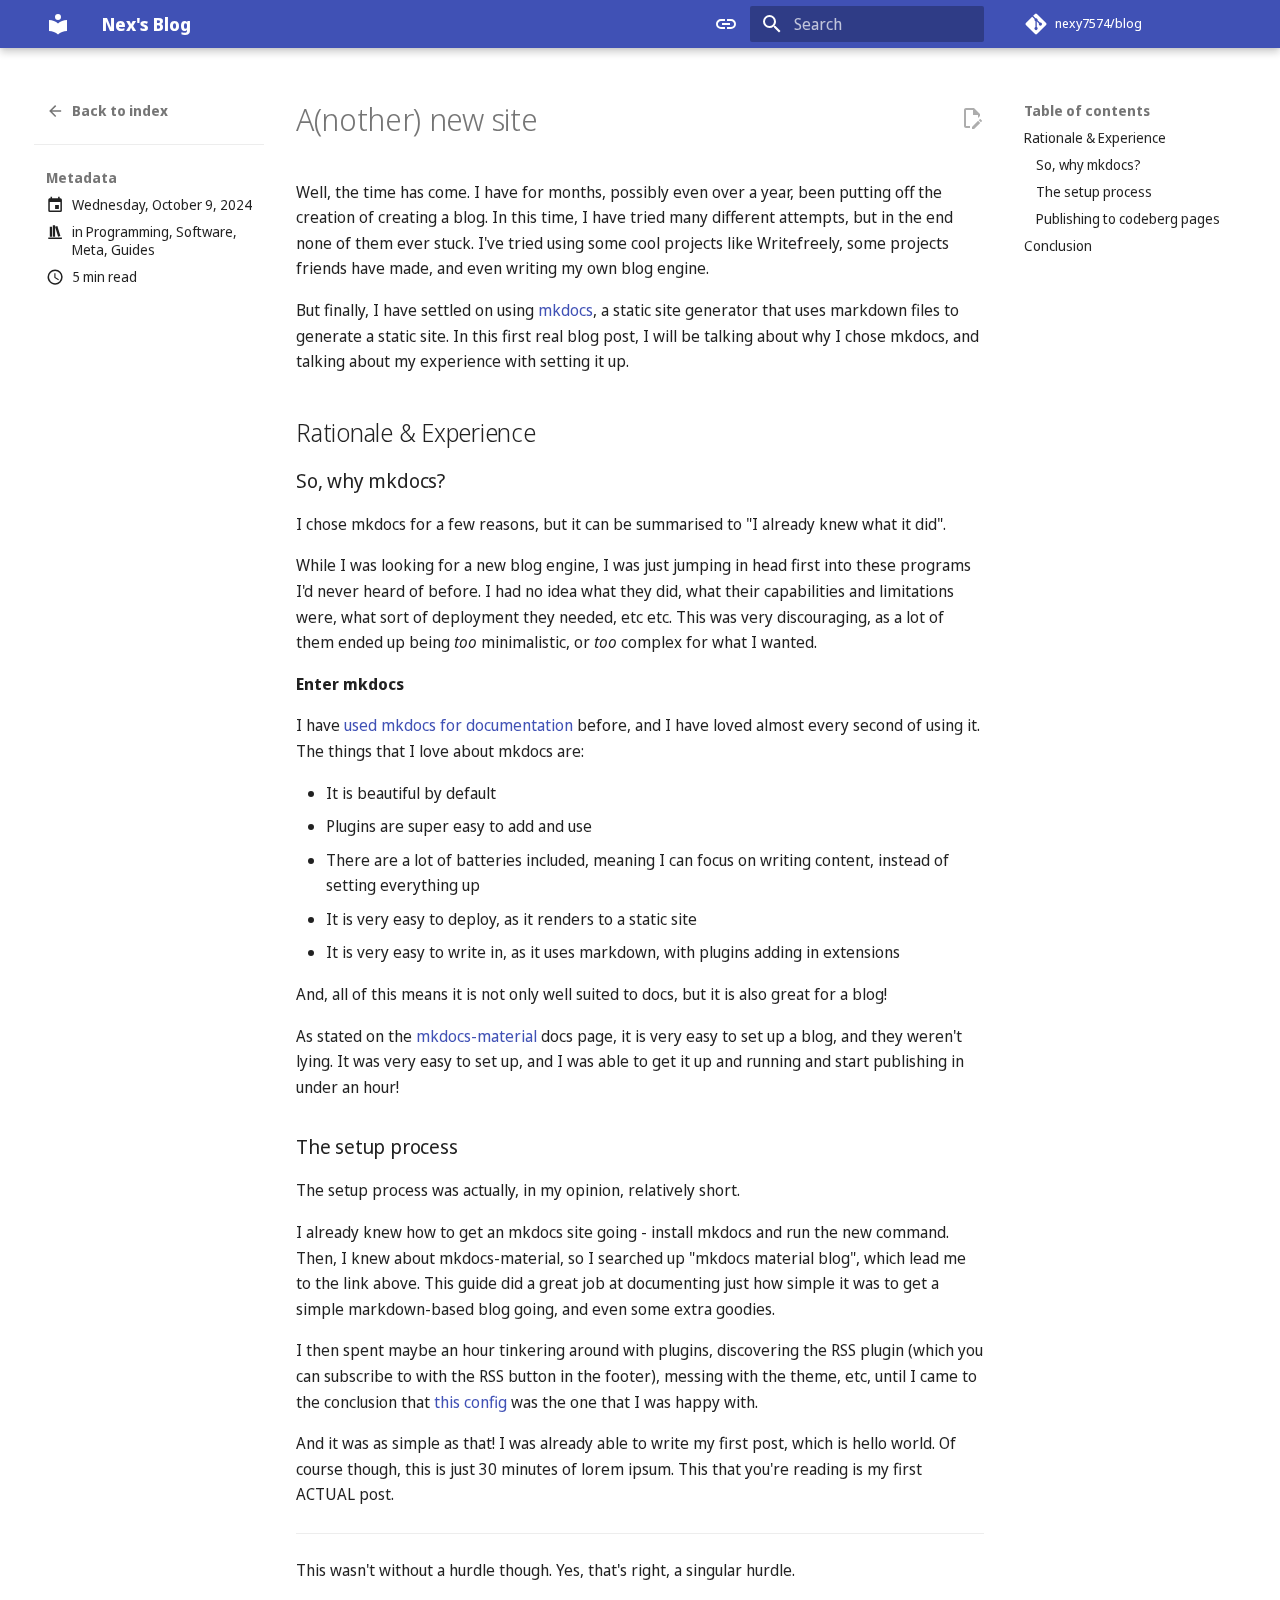
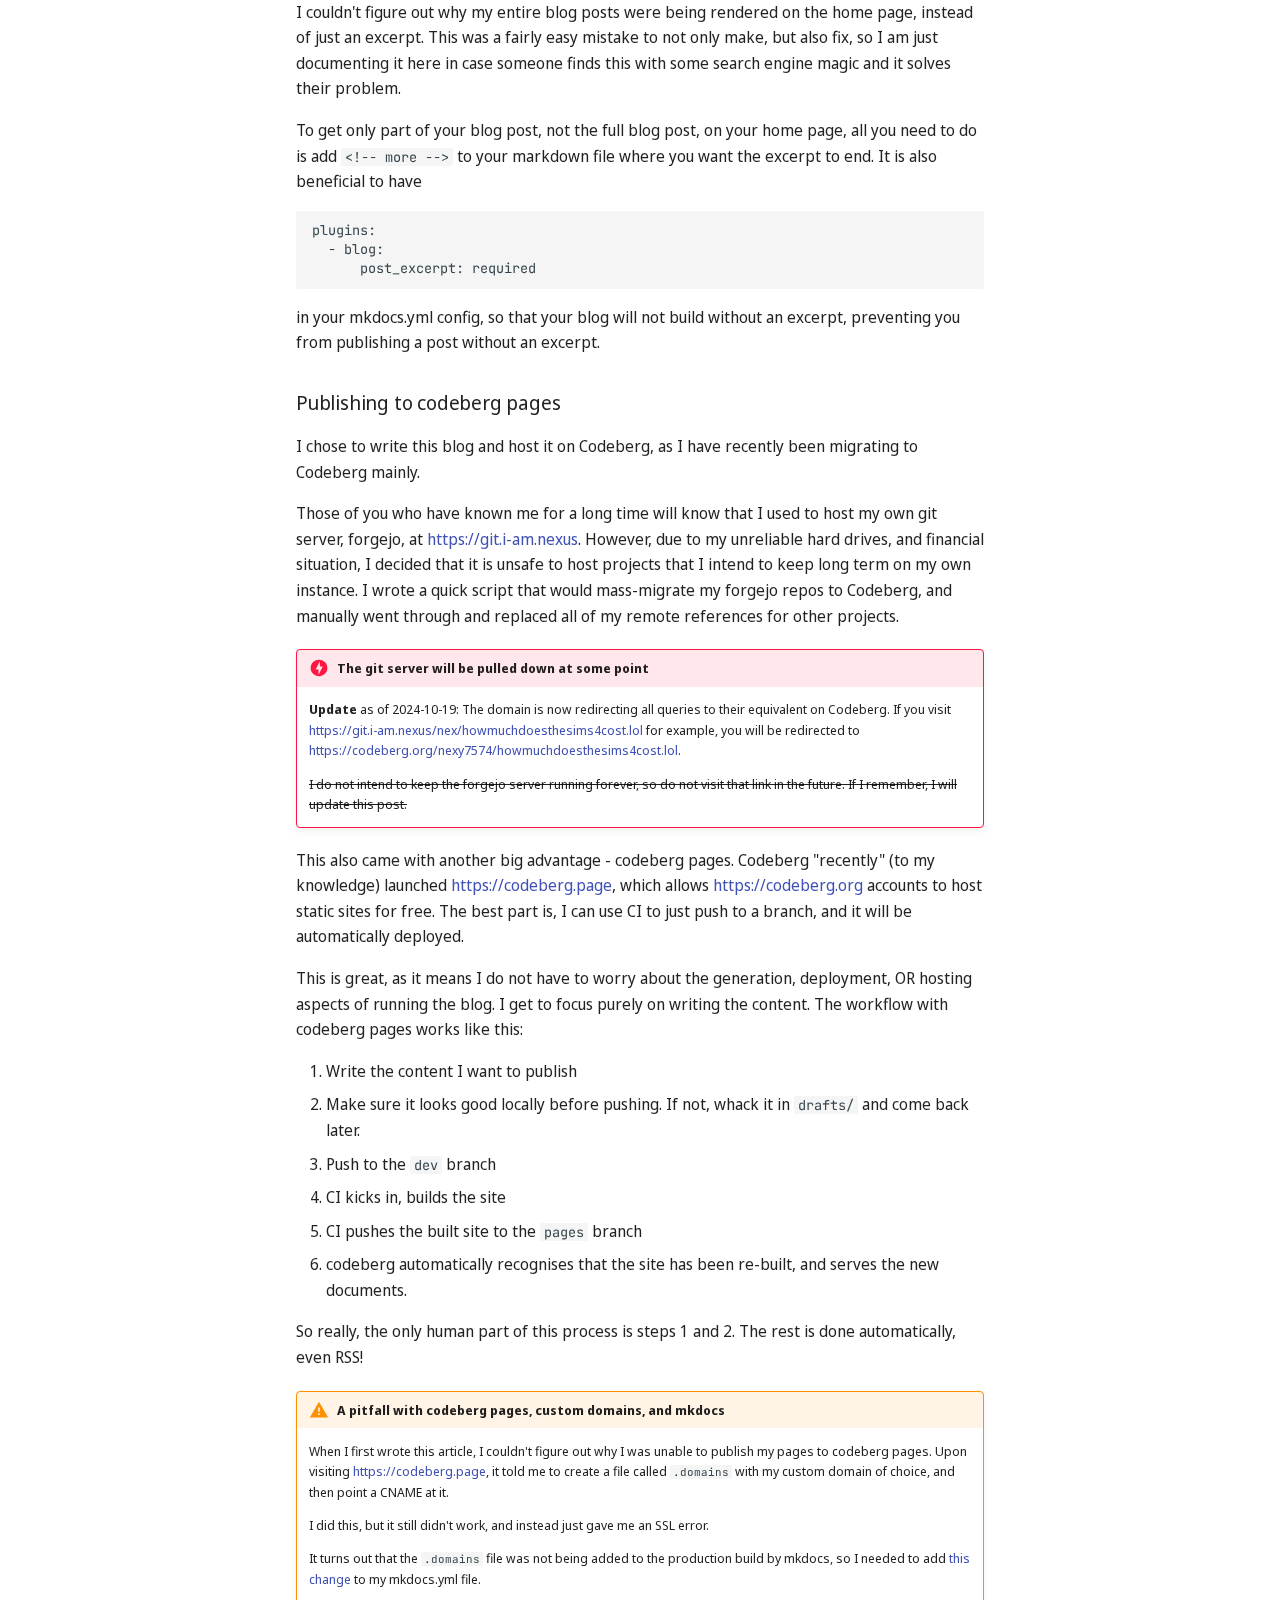
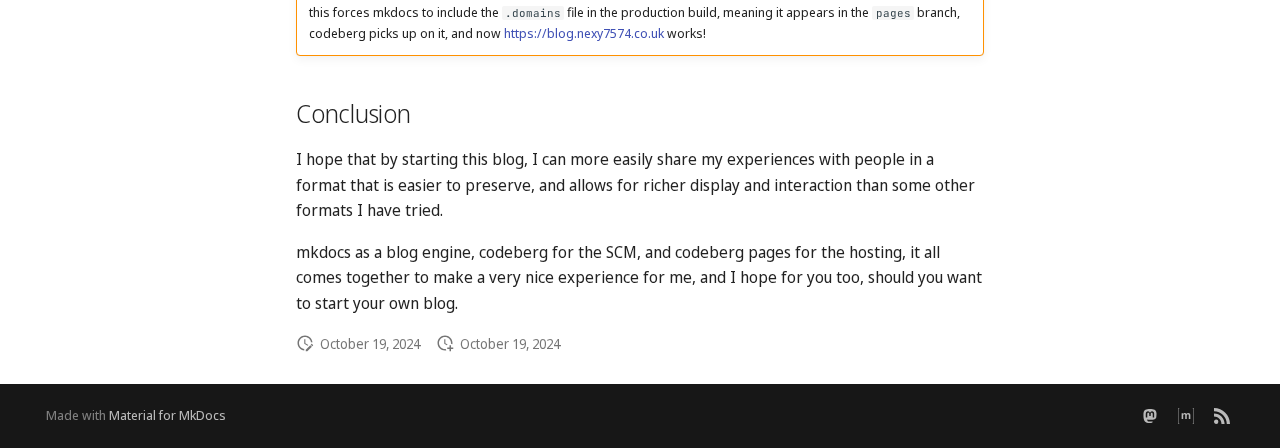
<file: 2024/10/09/another-new-site/index.html>
<!doctype html><html lang=en class=no-js> <head><meta charset=utf-8><meta name=viewport content="width=device-width,initial-scale=1"><meta name=description content="I ran out of characters for microblogging so this is where the big words go"><link href="https://blog.nexy7574.co.uk/2024/10/09/another-new-site/" rel="canonical"><link href=./ rel=next><link rel=alternate type=application/rss+xml title="RSS feed" href=../../../../feed_rss_created.xml><link rel=alternate type=application/rss+xml title="RSS feed of updated content" href=../../../../feed_rss_updated.xml><link rel=icon href=../../../../assets/images/favicon.png><meta name=generator content="mkdocs-1.6.1, mkdocs-material-9.5.41"><title>A(nother) new site - Nex's Blog</title><link rel=stylesheet href=../../../../assets/stylesheets/main.0253249f.min.css><link rel=stylesheet href=../../../../assets/stylesheets/palette.06af60db.min.css><link rel="stylesheet" href="../../../../assets/external/fonts.googleapis.com/css.b2c90908.css"><style>:root{--md-text-font:"Noto Sans Display";--md-code-font:"JetBrains Mono"}</style><script>__md_scope=new URL("../../../..",location),__md_hash=e=>[...e].reduce(((e,_)=>(e<<5)-e+_.charCodeAt(0)),0),__md_get=(e,_=localStorage,t=__md_scope)=>JSON.parse(_.getItem(t.pathname+"."+e)),__md_set=(e,_,t=localStorage,a=__md_scope)=>{try{t.setItem(a.pathname+"."+e,JSON.stringify(_))}catch(e){}}</script><meta property=og:type content=website><meta property=og:title content="A(nother) new site - Nex's Blog"><meta property=og:description content="I ran out of characters for microblogging so this is where the big words go"><meta property=og:image content="https://blog.nexy7574.co.uk/assets/images/social/posts/A new site.png"><meta property=og:image:type content=image/png><meta property=og:image:width content=1200><meta property=og:image:height content=630><meta content=https://blog.nexy7574.co.uk/2024/10/09/another-new-site/ property=og:url><meta name=twitter:card content=summary_large_image><meta name=twitter:title content="A(nother) new site - Nex's Blog"><meta name=twitter:description content="I ran out of characters for microblogging so this is where the big words go"><meta name=twitter:image content="https://blog.nexy7574.co.uk/assets/images/social/posts/A new site.png"></head> <body dir=ltr data-md-color-scheme=default data-md-color-primary=indigo data-md-color-accent=indigo> <input class=md-toggle data-md-toggle=drawer type=checkbox id=__drawer autocomplete=off> <input class=md-toggle data-md-toggle=search type=checkbox id=__search autocomplete=off> <label class=md-overlay for=__drawer></label> <div data-md-component=skip> <a href=#another-new-site class=md-skip> Skip to content </a> </div> <div data-md-component=announce> </div> <header class="md-header md-header--shadow" data-md-component=header> <nav class="md-header__inner md-grid" aria-label=Header> <a href=../../../.. title="Nex's Blog" class="md-header__button md-logo" aria-label="Nex's Blog" data-md-component=logo> <svg xmlns=http://www.w3.org/2000/svg viewbox="0 0 24 24"><path d="M12 8a3 3 0 0 0 3-3 3 3 0 0 0-3-3 3 3 0 0 0-3 3 3 3 0 0 0 3 3m0 3.54C9.64 9.35 6.5 8 3 8v11c3.5 0 6.64 1.35 9 3.54 2.36-2.19 5.5-3.54 9-3.54V8c-3.5 0-6.64 1.35-9 3.54"/></svg> </a> <label class="md-header__button md-icon" for=__drawer> <svg xmlns=http://www.w3.org/2000/svg viewbox="0 0 24 24"><path d="M3 6h18v2H3zm0 5h18v2H3zm0 5h18v2H3z"/></svg> </label> <div class=md-header__title data-md-component=header-title> <div class=md-header__ellipsis> <div class=md-header__topic> <span class=md-ellipsis> Nex's Blog </span> </div> <div class=md-header__topic data-md-component=header-topic> <span class=md-ellipsis> A(nother) new site </span> </div> </div> </div> <form class=md-header__option data-md-component=palette> <input class=md-option data-md-color-media=(prefers-color-scheme) data-md-color-scheme=default data-md-color-primary=indigo data-md-color-accent=indigo aria-label="Switch to light mode" type=radio name=__palette id=__palette_0> <label class="md-header__button md-icon" title="Switch to light mode" for=__palette_1 hidden> <svg xmlns=http://www.w3.org/2000/svg viewbox="0 0 24 24"><path d="M3.9 12c0-1.71 1.39-3.1 3.1-3.1h4V7H7a5 5 0 0 0-5 5 5 5 0 0 0 5 5h4v-1.9H7c-1.71 0-3.1-1.39-3.1-3.1M8 13h8v-2H8zm9-6h-4v1.9h4c1.71 0 3.1 1.39 3.1 3.1s-1.39 3.1-3.1 3.1h-4V17h4a5 5 0 0 0 5-5 5 5 0 0 0-5-5"/></svg> </label> <input class=md-option data-md-color-media="(prefers-color-scheme: light)" data-md-color-scheme=default data-md-color-primary=indigo data-md-color-accent=deep-purple aria-label="Switch to dark mode" type=radio name=__palette id=__palette_1> <label class="md-header__button md-icon" title="Switch to dark mode" for=__palette_2 hidden> <svg xmlns=http://www.w3.org/2000/svg viewbox="0 0 24 24"><path d="M17 7H7a5 5 0 0 0-5 5 5 5 0 0 0 5 5h10a5 5 0 0 0 5-5 5 5 0 0 0-5-5m0 8a3 3 0 0 1-3-3 3 3 0 0 1 3-3 3 3 0 0 1 3 3 3 3 0 0 1-3 3"/></svg> </label> <input class=md-option data-md-color-media="(prefers-color-scheme: dark)" data-md-color-scheme=slate data-md-color-primary=deep-purple data-md-color-accent=indigo aria-label="Switch to system preference" type=radio name=__palette id=__palette_2> <label class="md-header__button md-icon" title="Switch to system preference" for=__palette_0 hidden> <svg xmlns=http://www.w3.org/2000/svg viewbox="0 0 24 24"><path d="M17 7H7a5 5 0 0 0-5 5 5 5 0 0 0 5 5h10a5 5 0 0 0 5-5 5 5 0 0 0-5-5M7 15a3 3 0 0 1-3-3 3 3 0 0 1 3-3 3 3 0 0 1 3 3 3 3 0 0 1-3 3"/></svg> </label> </form> <script>var palette=__md_get("__palette");if(palette&&palette.color){if("(prefers-color-scheme)"===palette.color.media){var media=matchMedia("(prefers-color-scheme: light)"),input=document.querySelector(media.matches?"[data-md-color-media='(prefers-color-scheme: light)']":"[data-md-color-media='(prefers-color-scheme: dark)']");palette.color.media=input.getAttribute("data-md-color-media"),palette.color.scheme=input.getAttribute("data-md-color-scheme"),palette.color.primary=input.getAttribute("data-md-color-primary"),palette.color.accent=input.getAttribute("data-md-color-accent")}for(var[key,value]of Object.entries(palette.color))document.body.setAttribute("data-md-color-"+key,value)}</script> <label class="md-header__button md-icon" for=__search> <svg xmlns=http://www.w3.org/2000/svg viewbox="0 0 24 24"><path d="M9.5 3A6.5 6.5 0 0 1 16 9.5c0 1.61-.59 3.09-1.56 4.23l.27.27h.79l5 5-1.5 1.5-5-5v-.79l-.27-.27A6.52 6.52 0 0 1 9.5 16 6.5 6.5 0 0 1 3 9.5 6.5 6.5 0 0 1 9.5 3m0 2C7 5 5 7 5 9.5S7 14 9.5 14 14 12 14 9.5 12 5 9.5 5"/></svg> </label> <div class=md-search data-md-component=search role=dialog> <label class=md-search__overlay for=__search></label> <div class=md-search__inner role=search> <form class=md-search__form name=search> <input type=text class=md-search__input name=query aria-label=Search placeholder=Search autocapitalize=off autocorrect=off autocomplete=off spellcheck=false data-md-component=search-query required> <label class="md-search__icon md-icon" for=__search> <svg xmlns=http://www.w3.org/2000/svg viewbox="0 0 24 24"><path d="M9.5 3A6.5 6.5 0 0 1 16 9.5c0 1.61-.59 3.09-1.56 4.23l.27.27h.79l5 5-1.5 1.5-5-5v-.79l-.27-.27A6.52 6.52 0 0 1 9.5 16 6.5 6.5 0 0 1 3 9.5 6.5 6.5 0 0 1 9.5 3m0 2C7 5 5 7 5 9.5S7 14 9.5 14 14 12 14 9.5 12 5 9.5 5"/></svg> <svg xmlns=http://www.w3.org/2000/svg viewbox="0 0 24 24"><path d="M20 11v2H8l5.5 5.5-1.42 1.42L4.16 12l7.92-7.92L13.5 5.5 8 11z"/></svg> </label> <nav class=md-search__options aria-label=Search> <button type=reset class="md-search__icon md-icon" title=Clear aria-label=Clear tabindex=-1> <svg xmlns=http://www.w3.org/2000/svg viewbox="0 0 24 24"><path d="M19 6.41 17.59 5 12 10.59 6.41 5 5 6.41 10.59 12 5 17.59 6.41 19 12 13.41 17.59 19 19 17.59 13.41 12z"/></svg> </button> </nav> <div class=md-search__suggest data-md-component=search-suggest></div> </form> <div class=md-search__output> <div class=md-search__scrollwrap tabindex=0 data-md-scrollfix> <div class=md-search-result data-md-component=search-result> <div class=md-search-result__meta> Initializing search </div> <ol class=md-search-result__list role=presentation></ol> </div> </div> </div> </div> </div> <div class=md-header__source> <a href="https://codeberg.org/nexy7574/blog" title="Go to repository" class="md-source" data-md-component="source"> <div class="md-source__icon md-icon"> <svg xmlns=http://www.w3.org/2000/svg viewbox="0 0 448 512"><!-- Font Awesome Free 6.6.0 by @fontawesome - https://fontawesome.com License - https://fontawesome.com/license/free (Icons: CC BY 4.0, Fonts: SIL OFL 1.1, Code: MIT License) Copyright 2024 Fonticons, Inc.--><path d="M439.55 236.05 244 40.45a28.87 28.87 0 0 0-40.81 0l-40.66 40.63 51.52 51.52c27.06-9.14 52.68 16.77 43.39 43.68l49.66 49.66c34.23-11.8 61.18 31 35.47 56.69-26.49 26.49-70.21-2.87-56-37.34L240.22 199v121.85c25.3 12.54 22.26 41.85 9.08 55a34.34 34.34 0 0 1-48.55 0c-17.57-17.6-11.07-46.91 11.25-56v-123c-20.8-8.51-24.6-30.74-18.64-45L142.57 101 8.45 235.14a28.86 28.86 0 0 0 0 40.81l195.61 195.6a28.86 28.86 0 0 0 40.8 0l194.69-194.69a28.86 28.86 0 0 0 0-40.81"/></svg> </div> <div class=md-source__repository> nexy7574/blog </div> </a> </div> </nav> </header> <div class=md-container data-md-component=container> <main class=md-main data-md-component=main> <div class="md-main__inner md-grid"> <div class="md-sidebar md-sidebar--primary" data-md-component=sidebar data-md-type=navigation hidden> <div class=md-sidebar__scrollwrap> <div class=md-sidebar__inner> <nav class="md-nav md-nav--primary" aria-label=Navigation data-md-level=0> <label class=md-nav__title for=__drawer> <a href=../../../.. title="Nex's Blog" class="md-nav__button md-logo" aria-label="Nex's Blog" data-md-component=logo> <svg xmlns=http://www.w3.org/2000/svg viewbox="0 0 24 24"><path d="M12 8a3 3 0 0 0 3-3 3 3 0 0 0-3-3 3 3 0 0 0-3 3 3 3 0 0 0 3 3m0 3.54C9.64 9.35 6.5 8 3 8v11c3.5 0 6.64 1.35 9 3.54 2.36-2.19 5.5-3.54 9-3.54V8c-3.5 0-6.64 1.35-9 3.54"/></svg> </a> Nex's Blog </label> <div class=md-nav__source> <a href="https://codeberg.org/nexy7574/blog" title="Go to repository" class="md-source" data-md-component="source"> <div class="md-source__icon md-icon"> <svg xmlns=http://www.w3.org/2000/svg viewbox="0 0 448 512"><!-- Font Awesome Free 6.6.0 by @fontawesome - https://fontawesome.com License - https://fontawesome.com/license/free (Icons: CC BY 4.0, Fonts: SIL OFL 1.1, Code: MIT License) Copyright 2024 Fonticons, Inc.--><path d="M439.55 236.05 244 40.45a28.87 28.87 0 0 0-40.81 0l-40.66 40.63 51.52 51.52c27.06-9.14 52.68 16.77 43.39 43.68l49.66 49.66c34.23-11.8 61.18 31 35.47 56.69-26.49 26.49-70.21-2.87-56-37.34L240.22 199v121.85c25.3 12.54 22.26 41.85 9.08 55a34.34 34.34 0 0 1-48.55 0c-17.57-17.6-11.07-46.91 11.25-56v-123c-20.8-8.51-24.6-30.74-18.64-45L142.57 101 8.45 235.14a28.86 28.86 0 0 0 0 40.81l195.61 195.6a28.86 28.86 0 0 0 40.8 0l194.69-194.69a28.86 28.86 0 0 0 0-40.81"/></svg> </div> <div class=md-source__repository> nexy7574/blog </div> </a> </div> <ul class=md-nav__list data-md-scrollfix> <li class="md-nav__item md-nav__item--active"> <a href=../../../.. class=md-nav__link> <span class=md-ellipsis> My blog </span> </a> </li> <li class="md-nav__item md-nav__item--section md-nav__item--nested"> <input class="md-nav__toggle md-toggle " type=checkbox id=__nav_2> <label class=md-nav__link for=__nav_2 id=__nav_2_label tabindex> <span class=md-ellipsis> Archive </span> <span class="md-nav__icon md-icon"></span> </label> <nav class=md-nav data-md-level=1 aria-labelledby=__nav_2_label aria-expanded=false> <label class=md-nav__title for=__nav_2> <span class="md-nav__icon md-icon"></span> Archive </label> <ul class=md-nav__list data-md-scrollfix> <li class=md-nav__item> <a href=../../../../archive/2024/ class=md-nav__link> <span class=md-ellipsis> 2024 </span> </a> </li> </ul> </nav> </li> <li class="md-nav__item md-nav__item--section md-nav__item--nested"> <input class="md-nav__toggle md-toggle " type=checkbox id=__nav_3> <label class=md-nav__link for=__nav_3 id=__nav_3_label tabindex> <span class=md-ellipsis> Categories </span> <span class="md-nav__icon md-icon"></span> </label> <nav class=md-nav data-md-level=1 aria-labelledby=__nav_3_label aria-expanded=false> <label class=md-nav__title for=__nav_3> <span class="md-nav__icon md-icon"></span> Categories </label> <ul class=md-nav__list data-md-scrollfix> <li class=md-nav__item> <a href=../../../../category/guides/ class=md-nav__link> <span class=md-ellipsis> Guides </span> </a> </li> <li class=md-nav__item> <a href=../../../../category/meta/ class=md-nav__link> <span class=md-ellipsis> Meta </span> </a> </li> <li class=md-nav__item> <a href=../../../../category/networking/ class=md-nav__link> <span class=md-ellipsis> Networking </span> </a> </li> <li class=md-nav__item> <a href=../../../../category/programming/ class=md-nav__link> <span class=md-ellipsis> Programming </span> </a> </li> <li class=md-nav__item> <a href=../../../../category/rant/ class=md-nav__link> <span class=md-ellipsis> Rant </span> </a> </li> <li class=md-nav__item> <a href=../../../../category/software/ class=md-nav__link> <span class=md-ellipsis> Software </span> </a> </li> </ul> </nav> </li> </ul> </nav> </div> </div> </div> <div class="md-sidebar md-sidebar--secondary" data-md-component=sidebar data-md-type=toc> <div class=md-sidebar__scrollwrap> <div class=md-sidebar__inner> <nav class="md-nav md-nav--secondary" aria-label="Table of contents"> <label class=md-nav__title for=__toc> <span class="md-nav__icon md-icon"></span> Table of contents </label> <ul class=md-nav__list data-md-component=toc data-md-scrollfix> <li class=md-nav__item> <a href=#rationale-experience class=md-nav__link> <span class=md-ellipsis> Rationale &amp; Experience </span> </a> <nav class=md-nav aria-label="Rationale & Experience"> <ul class=md-nav__list> <li class=md-nav__item> <a href=#so-why-mkdocs class=md-nav__link> <span class=md-ellipsis> So, why mkdocs? </span> </a> </li> <li class=md-nav__item> <a href=#the-setup-process class=md-nav__link> <span class=md-ellipsis> The setup process </span> </a> </li> <li class=md-nav__item> <a href=#publishing-to-codeberg-pages class=md-nav__link> <span class=md-ellipsis> Publishing to codeberg pages </span> </a> </li> </ul> </nav> </li> <li class=md-nav__item> <a href=#conclusion class=md-nav__link> <span class=md-ellipsis> Conclusion </span> </a> </li> </ul> </nav> </div> </div> </div> <div class="md-content md-content--post" data-md-component=content> <div class="md-sidebar md-sidebar--post" data-md-component=sidebar data-md-type=navigation> <div class=md-sidebar__scrollwrap> <div class="md-sidebar__inner md-post"> <nav class="md-nav md-nav--primary"> <div class=md-post__back> <div class="md-nav__title md-nav__container"> <a href=../../../.. class=md-nav__link> <svg xmlns=http://www.w3.org/2000/svg viewbox="0 0 24 24"><path d="M20 11v2H8l5.5 5.5-1.42 1.42L4.16 12l7.92-7.92L13.5 5.5 8 11z"/></svg> <span class=md-ellipsis> Back to index </span> </a> </div> </div> <ul class="md-post__meta md-nav__list"> <li class="md-nav__item md-nav__item--section"> <div class=md-post__title> <span class=md-ellipsis> Metadata </span> </div> <nav class=md-nav> <ul class=md-nav__list> <li class=md-nav__item> <div class=md-nav__link> <svg xmlns=http://www.w3.org/2000/svg viewbox="0 0 24 24"><path d="M19 19H5V8h14m-3-7v2H8V1H6v2H5c-1.11 0-2 .89-2 2v14a2 2 0 0 0 2 2h14a2 2 0 0 0 2-2V5a2 2 0 0 0-2-2h-1V1m-1 11h-5v5h5z"/></svg> <time datetime="2024-10-09 00:00:00" class=md-ellipsis>Wednesday, October 9, 2024</time> </div> </li> <li class=md-nav__item> <div class=md-nav__link> <svg xmlns=http://www.w3.org/2000/svg viewbox="0 0 24 24"><path d="M9 3v15h3V3zm3 2 4 13 3-1-4-13zM5 5v13h3V5zM3 19v2h18v-2z"/></svg> <span class=md-ellipsis> in <a href=../../../../category/programming/ >Programming</a>, <a href=../../../../category/software/ >Software</a>, <a href=../../../../category/meta/ >Meta</a>, <a href=../../../../category/guides/ >Guides</a></span> </div> </li> <li class=md-nav__item> <div class=md-nav__link> <svg xmlns=http://www.w3.org/2000/svg viewbox="0 0 24 24"><path d="M12 20a8 8 0 0 0 8-8 8 8 0 0 0-8-8 8 8 0 0 0-8 8 8 8 0 0 0 8 8m0-18a10 10 0 0 1 10 10 10 10 0 0 1-10 10C6.47 22 2 17.5 2 12A10 10 0 0 1 12 2m.5 5v5.25l4.5 2.67-.75 1.23L11 13V7z"/></svg> <span class=md-ellipsis> 5 min read </span> </div> </li> </ul> </nav> </li> </ul> </nav> </div> </div> </div> <article class="md-content__inner md-typeset"> <a href="https://codeberg.org/nexy7574/blog/edit/dev/docs/posts/A new site.md" title="Edit this page" class="md-content__button md-icon"> <svg xmlns=http://www.w3.org/2000/svg viewbox="0 0 24 24"><path d="M10 20H6V4h7v5h5v3.1l2-2V8l-6-6H6c-1.1 0-2 .9-2 2v16c0 1.1.9 2 2 2h4zm10.2-7c.1 0 .3.1.4.2l1.3 1.3c.2.2.2.6 0 .8l-1 1-2.1-2.1 1-1c.1-.1.2-.2.4-.2m0 3.9L14.1 23H12v-2.1l6.1-6.1z"/></svg> </a> <h1 id=another-new-site>A(nother) new site<a class=headerlink href=#another-new-site title="Permanent link">&para;</a></h1> <p>Well, the time has come. I have for months, possibly even over a year, been putting off the creation of creating a blog. In this time, I have tried many different attempts, but in the end none of them ever stuck. I've tried using some cool projects like Writefreely, some projects friends have made, and even writing my own blog engine.</p> <p>But finally, I have settled on using <a href="https://www.mkdocs.org/">mkdocs</a>, a static site generator that uses markdown files to generate a static site. In this first real blog post, I will be talking about why I chose mkdocs, and talking about my experience with setting it up.</p> <!-- more --> <h2 id=rationale-experience>Rationale &amp; Experience<a class=headerlink href=#rationale-experience title="Permanent link">&para;</a></h2> <h3 id=so-why-mkdocs>So, why mkdocs?<a class=headerlink href=#so-why-mkdocs title="Permanent link">&para;</a></h3> <p>I chose mkdocs for a few reasons, but it can be summarised to "I already knew what it did".</p> <p>While I was looking for a new blog engine, I was just jumping in head first into these programs I'd never heard of before. I had no idea what they did, what their capabilities and limitations were, what sort of deployment they needed, etc etc. This was very discouraging, as a lot of them ended up being <em>too</em> minimalistic, or <em>too</em> complex for what I wanted.</p> <p><strong>Enter mkdocs</strong></p> <p>I have <a href="https://docs.nio-bot.dev">used mkdocs for documentation</a> before, and I have loved almost every second of using it. The things that I love about mkdocs are:</p> <ul> <li>It is beautiful by default</li> <li>Plugins are super easy to add and use</li> <li>There are a lot of batteries included, meaning I can focus on writing content, instead of setting everything up</li> <li>It is very easy to deploy, as it renders to a static site</li> <li>It is very easy to write in, as it uses markdown, with plugins adding in extensions</li> </ul> <p>And, all of this means it is not only well suited to docs, but it is also great for a blog!</p> <p>As stated on the <a href="https://squidfunk.github.io/mkdocs-material/setup/setting-up-a-blog/">mkdocs-material</a> docs page, it is very easy to set up a blog, and they weren't lying. It was very easy to set up, and I was able to get it up and running and start publishing in under an hour!</p> <h3 id=the-setup-process>The setup process<a class=headerlink href=#the-setup-process title="Permanent link">&para;</a></h3> <p>The setup process was actually, in my opinion, relatively short.</p> <p>I already knew how to get an mkdocs site going - install mkdocs and run the new command. Then, I knew about mkdocs-material, so I searched up "mkdocs material blog", which lead me to the link above. This guide did a great job at documenting just how simple it was to get a simple markdown-based blog going, and even some extra goodies.</p> <p>I then spent maybe an hour tinkering around with plugins, discovering the RSS plugin (which you can subscribe to with the RSS button in the footer), messing with the theme, etc, until I came to the conclusion that <a href="https://codeberg.org/nexy7574/blog/src/branch/dev/mkdocs.yml">this config</a> was the one that I was happy with.</p> <p>And it was as simple as that! I was already able to write my first post, which is hello world. Of course though, this is just 30 minutes of lorem ipsum. This that you're reading is my first ACTUAL post.</p> <hr> <p>This wasn't without a hurdle though. Yes, that's right, a singular hurdle.</p> <p>I couldn't figure out why my entire blog posts were being rendered on the home page, instead of just an excerpt. This was a fairly easy mistake to not only make, but also fix, so I am just documenting it here in case someone finds this with some search engine magic and it solves their problem.</p> <p>To get only part of your blog post, not the full blog post, on your home page, all you need to do is add <code>&lt;!-- more --&gt;</code> to your markdown file where you want the excerpt to end. It is also beneficial to have</p> <pre><code class=language-yaml>plugins:
  - blog:
      post_excerpt: required
</code></pre> <p>in your mkdocs.yml config, so that your blog will not build without an excerpt, preventing you from publishing a post without an excerpt.</p> <h3 id=publishing-to-codeberg-pages>Publishing to codeberg pages<a class=headerlink href=#publishing-to-codeberg-pages title="Permanent link">&para;</a></h3> <p>I chose to write this blog and host it on Codeberg, as I have recently been migrating to Codeberg mainly.</p> <p>Those of you who have known me for a long time will know that I used to host my own git server, forgejo, at <a href="https://git.i-am.nexus">https://git.i-am.nexus</a>. However, due to my unreliable hard drives, and financial situation, I decided that it is unsafe to host projects that I intend to keep long term on my own instance. I wrote a quick script that would mass-migrate my forgejo repos to Codeberg, and manually went through and replaced all of my remote references for other projects.</p> <div class="admonition danger"> <p class=admonition-title>The git server will be pulled down at some point</p> <p><strong>Update</strong> as of 2024-10-19: The domain is now redirecting all queries to their equivalent on Codeberg. If you visit <a href="https://git.i-am.nexus/nex/howmuchdoesthesims4cost.lol">https://git.i-am.nexus/nex/howmuchdoesthesims4cost.lol</a> for example, you will be redirected to <a href="https://codeberg.org/nexy7574/howmuchdoesthesims4cost.lol">https://codeberg.org/nexy7574/howmuchdoesthesims4cost.lol</a>.</p> <p><del>I do not intend to keep the forgejo server running forever, so do not visit that link in the future. If I remember, I will update this post.</del></p> </div> <p>This also came with another big advantage - codeberg pages. Codeberg "recently" (to my knowledge) launched <a href="https://codeberg.page">https://codeberg.page</a>, which allows <a href="https://codeberg.org">https://codeberg.org</a> accounts to host static sites for free. The best part is, I can use CI to just push to a branch, and it will be automatically deployed.</p> <p>This is great, as it means I do not have to worry about the generation, deployment, OR hosting aspects of running the blog. I get to focus purely on writing the content. The workflow with codeberg pages works like this:</p> <ol> <li>Write the content I want to publish</li> <li>Make sure it looks good locally before pushing. If not, whack it in <code>drafts/</code> and come back later.</li> <li>Push to the <code>dev</code> branch</li> <li>CI kicks in, builds the site</li> <li>CI pushes the built site to the <code>pages</code> branch</li> <li>codeberg automatically recognises that the site has been re-built, and serves the new documents.</li> </ol> <p>So really, the only human part of this process is steps 1 and 2. The rest is done automatically, even RSS!</p> <div class="admonition warning"> <p class=admonition-title>A pitfall with codeberg pages, custom domains, and mkdocs</p> <p>When I first wrote this article, I couldn't figure out why I was unable to publish my pages to codeberg pages. Upon visiting <a href="https://codeberg.page">https://codeberg.page</a>, it told me to create a file called <code>.domains</code> with my custom domain of choice, and then point a CNAME at it.</p> <p>I did this, but it still didn't work, and instead just gave me an SSL error.</p> <p>It turns out that the <code>.domains</code> file was not being added to the production build by mkdocs, so I needed to add <a href="https://codeberg.org/nexy7574/blog/commit/c1aaa54eb1034ea0fea6bd2cff7bf0f44c7169e7#diff-e06ae62d2bf20523432731a2d6fa671c79156f34">this change</a> to my mkdocs.yml file.</p> <p>this forces mkdocs to include the <code>.domains</code> file in the production build, meaning it appears in the <code>pages</code> branch, codeberg picks up on it, and now <a href="https://blog.nexy7574.co.uk">https://blog.nexy7574.co.uk</a> works!</p> </div> <h2 id=conclusion>Conclusion<a class=headerlink href=#conclusion title="Permanent link">&para;</a></h2> <p>I hope that by starting this blog, I can more easily share my experiences with people in a format that is easier to preserve, and allows for richer display and interaction than some other formats I have tried.</p> <p>mkdocs as a blog engine, codeberg for the SCM, and codeberg pages for the hosting, it all comes together to make a very nice experience for me, and I hope for you too, should you want to start your own blog.</p> <aside class=md-source-file> <span class=md-source-file__fact> <span class=md-icon title="Last update"> <svg xmlns=http://www.w3.org/2000/svg viewbox="0 0 24 24"><path d="M21 13.1c-.1 0-.3.1-.4.2l-1 1 2.1 2.1 1-1c.2-.2.2-.6 0-.8l-1.3-1.3c-.1-.1-.2-.2-.4-.2m-1.9 1.8-6.1 6V23h2.1l6.1-6.1zM12.5 7v5.2l4 2.4-1 1L11 13V7zM11 21.9c-5.1-.5-9-4.8-9-9.9C2 6.5 6.5 2 12 2c5.3 0 9.6 4.1 10 9.3-.3-.1-.6-.2-1-.2s-.7.1-1 .2C19.6 7.2 16.2 4 12 4c-4.4 0-8 3.6-8 8 0 4.1 3.1 7.5 7.1 7.9l-.1.2z"/></svg> </span> <span class="git-revision-date-localized-plugin git-revision-date-localized-plugin-date">October 19, 2024</span> </span> <span class=md-source-file__fact> <span class=md-icon title=Created> <svg xmlns=http://www.w3.org/2000/svg viewbox="0 0 24 24"><path d="M14.47 15.08 11 13V7h1.5v5.25l3.08 1.83c-.41.28-.79.62-1.11 1m-1.39 4.84c-.36.05-.71.08-1.08.08-4.42 0-8-3.58-8-8s3.58-8 8-8 8 3.58 8 8c0 .37-.03.72-.08 1.08.69.1 1.33.32 1.92.64.1-.56.16-1.13.16-1.72 0-5.5-4.5-10-10-10S2 6.5 2 12s4.47 10 10 10c.59 0 1.16-.06 1.72-.16-.32-.59-.54-1.23-.64-1.92M18 15v3h-3v2h3v3h2v-3h3v-2h-3v-3z"/></svg> </span> <span class="git-revision-date-localized-plugin git-revision-date-localized-plugin-date">October 19, 2024</span> </span> </aside> </article> </div> <script>var target=document.getElementById(location.hash.slice(1));target&&target.name&&(target.checked=target.name.startsWith("__tabbed_"))</script> </div> <button type=button class="md-top md-icon" data-md-component=top hidden> <svg xmlns=http://www.w3.org/2000/svg viewbox="0 0 24 24"><path d="M13 20h-2V8l-5.5 5.5-1.42-1.42L12 4.16l7.92 7.92-1.42 1.42L13 8z"/></svg> Back to top </button> </main> <footer class=md-footer> <div class="md-footer-meta md-typeset"> <div class="md-footer-meta__inner md-grid"> <div class=md-copyright> Made with <a href="https://squidfunk.github.io/mkdocs-material/" target="_blank" rel="noopener"> Material for MkDocs </a> </div> <div class=md-social> <a href="https://fedi.transgender.ing/@nex" target="_blank" rel="noopener me" title="fediverse" class="md-social__link"> <svg xmlns=http://www.w3.org/2000/svg viewbox="0 0 448 512"><!-- Font Awesome Free 6.6.0 by @fontawesome - https://fontawesome.com License - https://fontawesome.com/license/free (Icons: CC BY 4.0, Fonts: SIL OFL 1.1, Code: MIT License) Copyright 2024 Fonticons, Inc.--><path d="M433 179.11c0-97.2-63.71-125.7-63.71-125.7-62.52-28.7-228.56-28.4-290.48 0 0 0-63.72 28.5-63.72 125.7 0 115.7-6.6 259.4 105.63 289.1 40.51 10.7 75.32 13 103.33 11.4 50.81-2.8 79.32-18.1 79.32-18.1l-1.7-36.9s-36.31 11.4-77.12 10.1c-40.41-1.4-83-4.4-89.63-54a102.5 102.5 0 0 1-.9-13.9c85.63 20.9 158.65 9.1 178.75 6.7 56.12-6.7 105-41.3 111.23-72.9 9.8-49.8 9-121.5 9-121.5m-75.12 125.2h-46.63v-114.2c0-49.7-64-51.6-64 6.9v62.5h-46.33V197c0-58.5-64-56.6-64-6.9v114.2H90.19c0-122.1-5.2-147.9 18.41-175 25.9-28.9 79.82-30.8 103.83 6.1l11.6 19.5 11.6-19.5c24.11-37.1 78.12-34.8 103.83-6.1 23.71 27.3 18.4 53 18.4 175z"/></svg> </a> <a href="https://matrix.to/#/#general:nexy7574.co.uk" target="_blank" rel="noopener" title="Matrix" class="md-social__link"> <svg xmlns=http://www.w3.org/2000/svg viewbox="0 0 24 24"><path d="M.632.55v22.9H2.28V24H0V0h2.28v.55zm7.043 7.26v1.157h.033a3.3 3.3 0 0 1 1.117-1.024c.433-.245.936-.365 1.5-.365q.81.002 1.481.314c.448.208.785.582 1.02 1.108q.382-.562 1.034-.992.651-.43 1.546-.43.679 0 1.26.167c.388.11.716.286.993.53.276.245.489.559.646.951q.229.587.23 1.417v5.728h-2.349V11.52q0-.43-.032-.812a1.8 1.8 0 0 0-.18-.66 1.1 1.1 0 0 0-.438-.448q-.292-.165-.785-.166-.498 0-.803.189a1.4 1.4 0 0 0-.48.499 2 2 0 0 0-.231.696 5.6 5.6 0 0 0-.06.785v4.768h-2.35v-4.8q.002-.38-.018-.752a2.1 2.1 0 0 0-.143-.688 1.05 1.05 0 0 0-.415-.503c-.194-.125-.476-.19-.854-.19q-.168 0-.439.074c-.18.051-.36.143-.53.282a1.64 1.64 0 0 0-.439.595q-.18.39-.18 1.02v4.966H5.46V7.81zm15.693 15.64V.55H21.72V0H24v24h-2.28v-.55z"/></svg> </a> <a href="https://blog.nexy7574.co.uk/feed.xml" target="_blank" rel="noopener" title="RSS Feed" class="md-social__link"> <svg xmlns=http://www.w3.org/2000/svg viewbox="0 0 24 24"><path d="M19.199 24C19.199 13.467 10.533 4.8 0 4.8V0c13.165 0 24 10.835 24 24zM3.291 17.415a3.3 3.3 0 0 1 3.293 3.295A3.303 3.303 0 0 1 3.283 24C1.47 24 0 22.526 0 20.71s1.475-3.294 3.291-3.295M15.909 24h-4.665c0-6.169-5.075-11.245-11.244-11.245V8.09c8.727 0 15.909 7.184 15.909 15.91"/></svg> </a> </div> </div> </div> </footer> </div> <div class=md-dialog data-md-component=dialog> <div class="md-dialog__inner md-typeset"></div> </div> <div class=md-progress data-md-component=progress role=progressbar></div> <script id=__config type=application/json>{"base": "../../../..", "features": ["content.action.edit", "search.suggest", "navigation.instant", "navigation.instant.prefetch", "navigation.instant.progress", "navigation.instant.preview", "navigation.tracking", "navigation.sections", "navigation.top", "toc.follow", "header.autohide"], "search": "../../../../assets/javascripts/workers/search.6ce7567c.min.js", "translations": {"clipboard.copied": "Copied to clipboard", "clipboard.copy": "Copy to clipboard", "search.result.more.one": "1 more on this page", "search.result.more.other": "# more on this page", "search.result.none": "No matching documents", "search.result.one": "1 matching document", "search.result.other": "# matching documents", "search.result.placeholder": "Type to start searching", "search.result.term.missing": "Missing", "select.version": "Select version"}}</script> <script src=../../../../assets/javascripts/bundle.83f73b43.min.js></script> </body> </html>
</file>
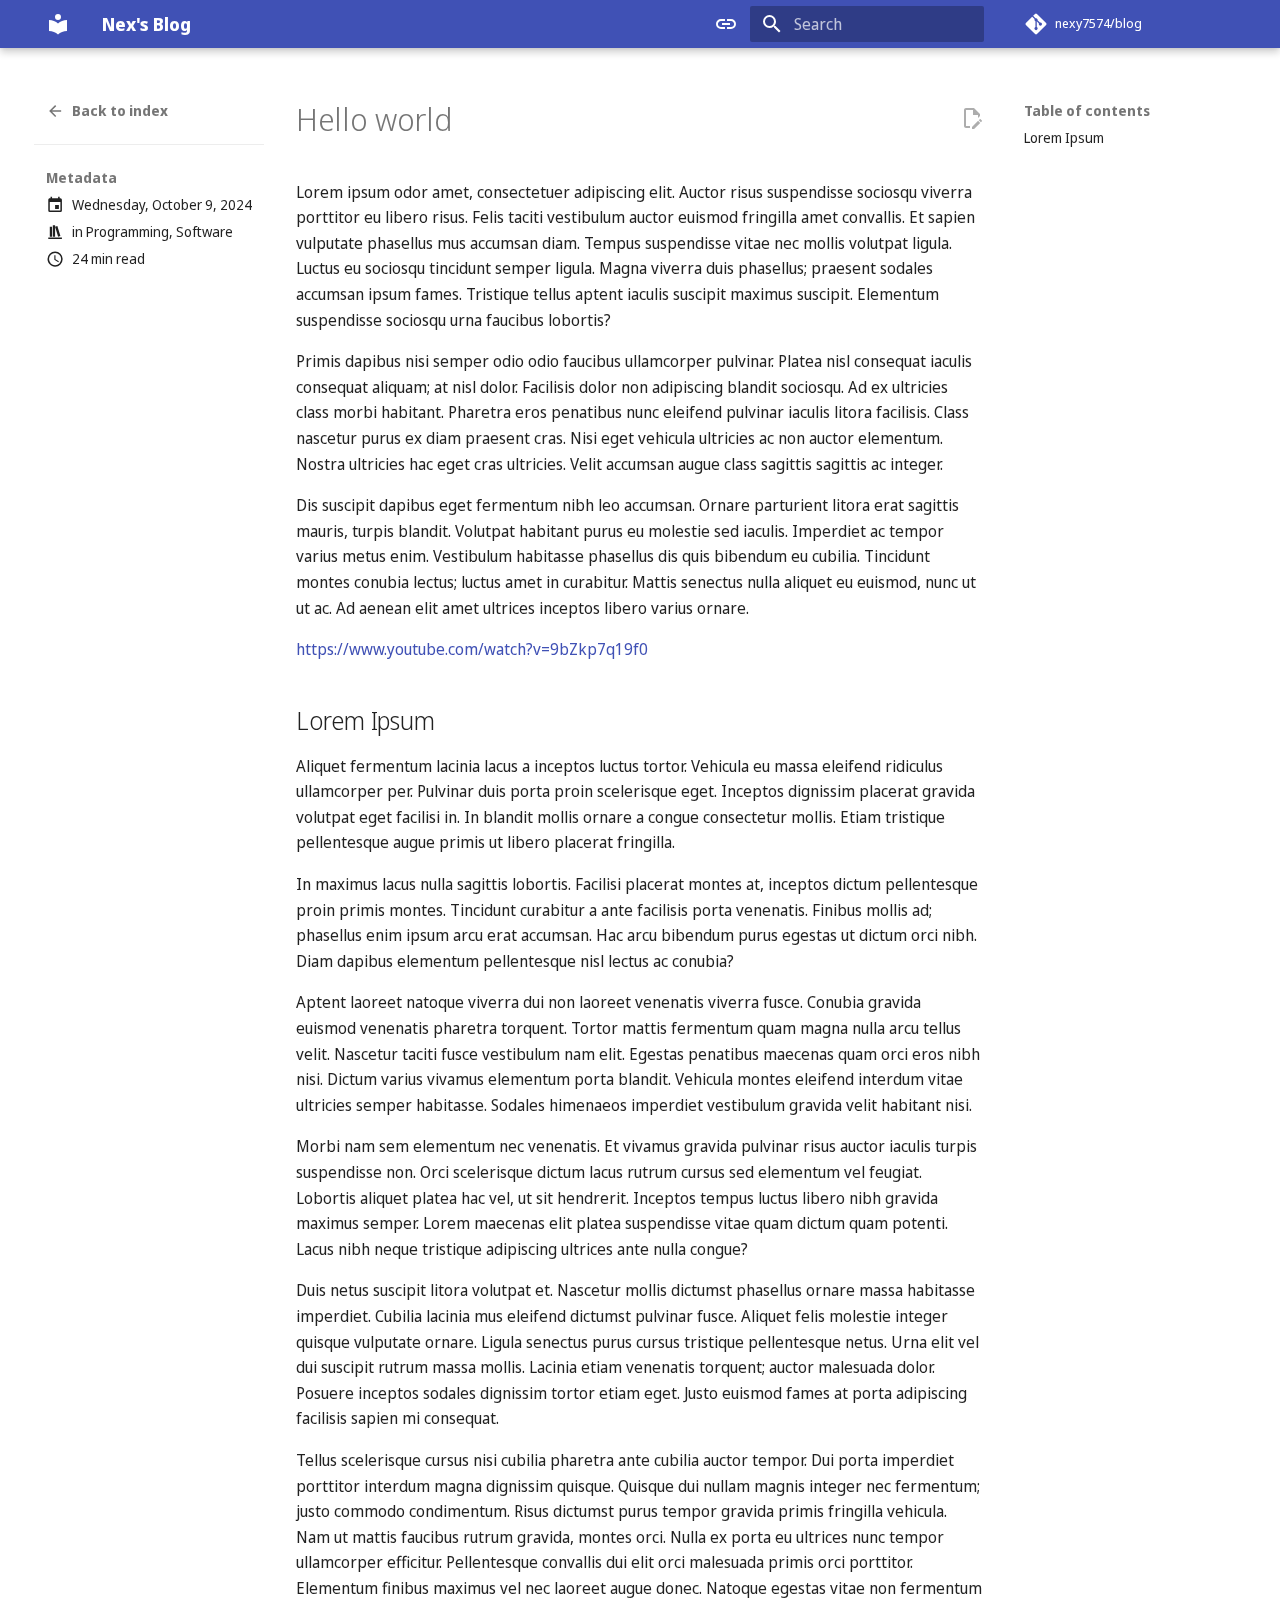
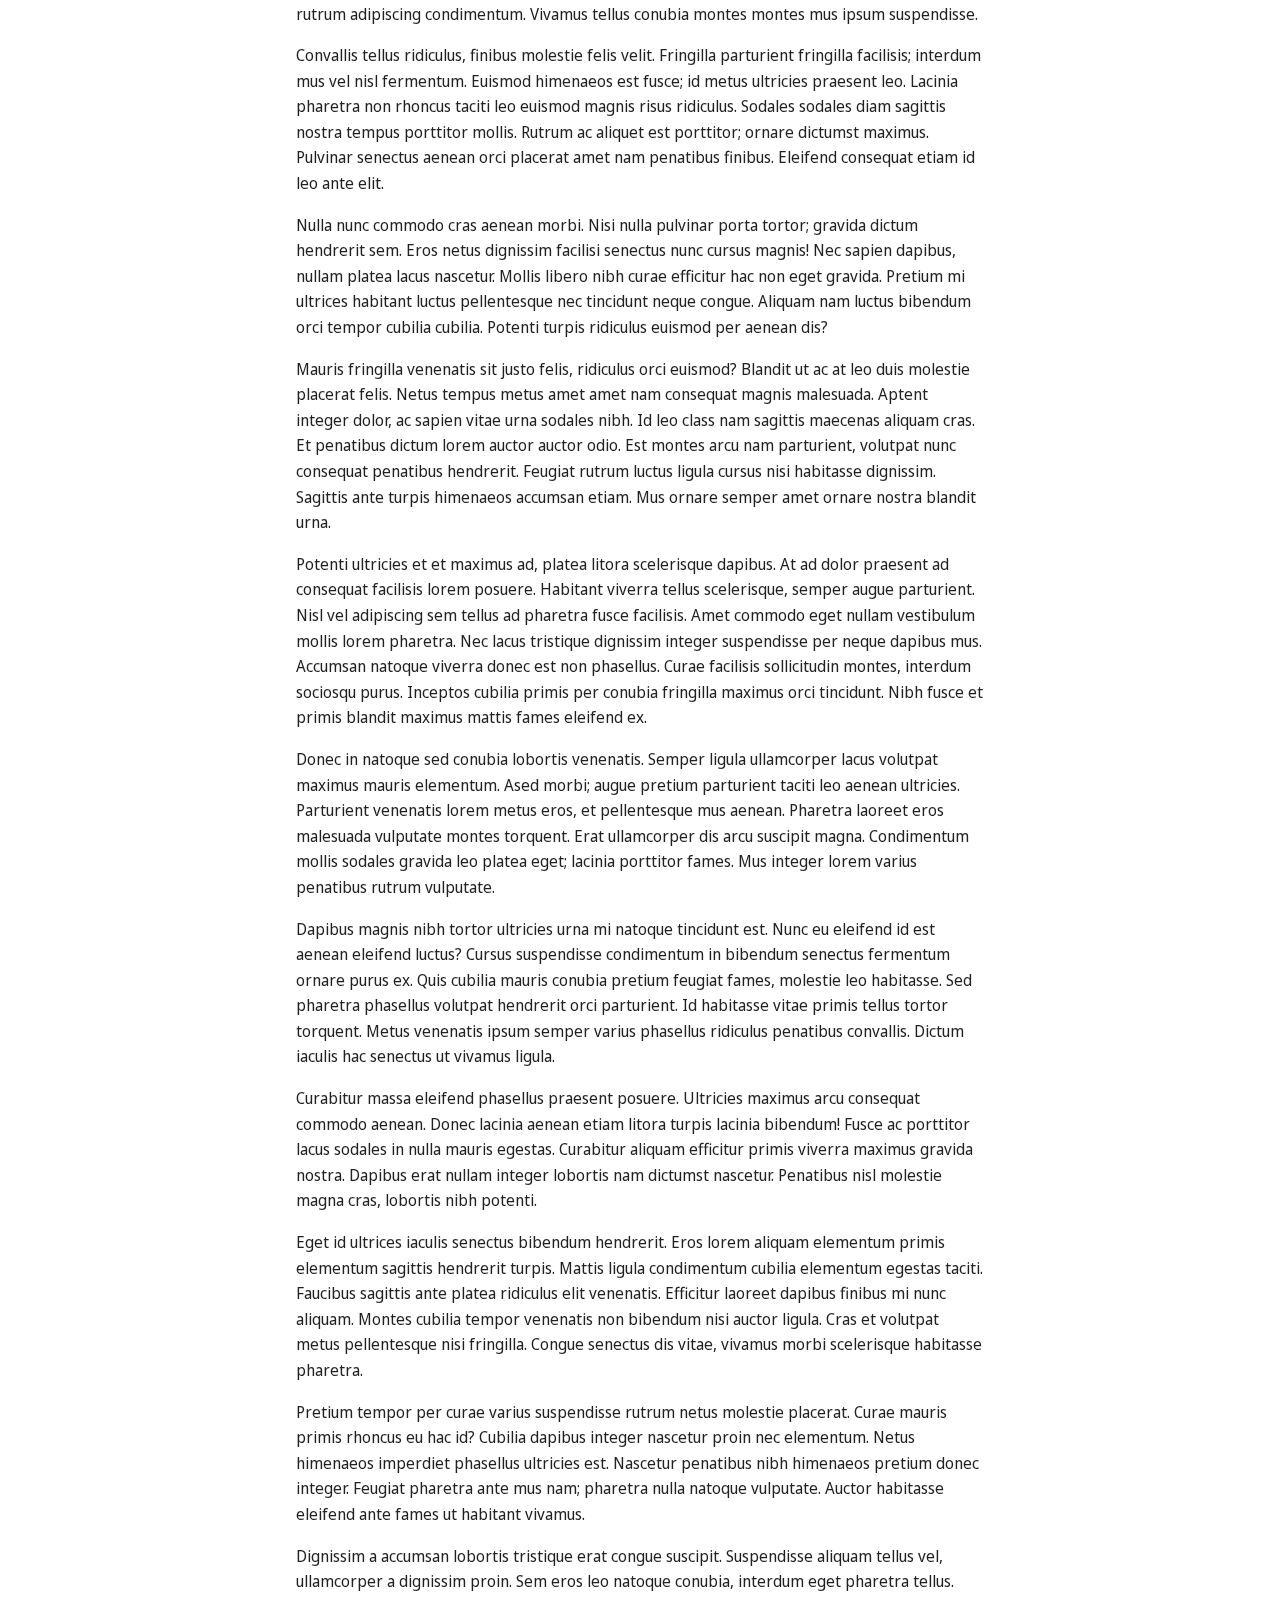
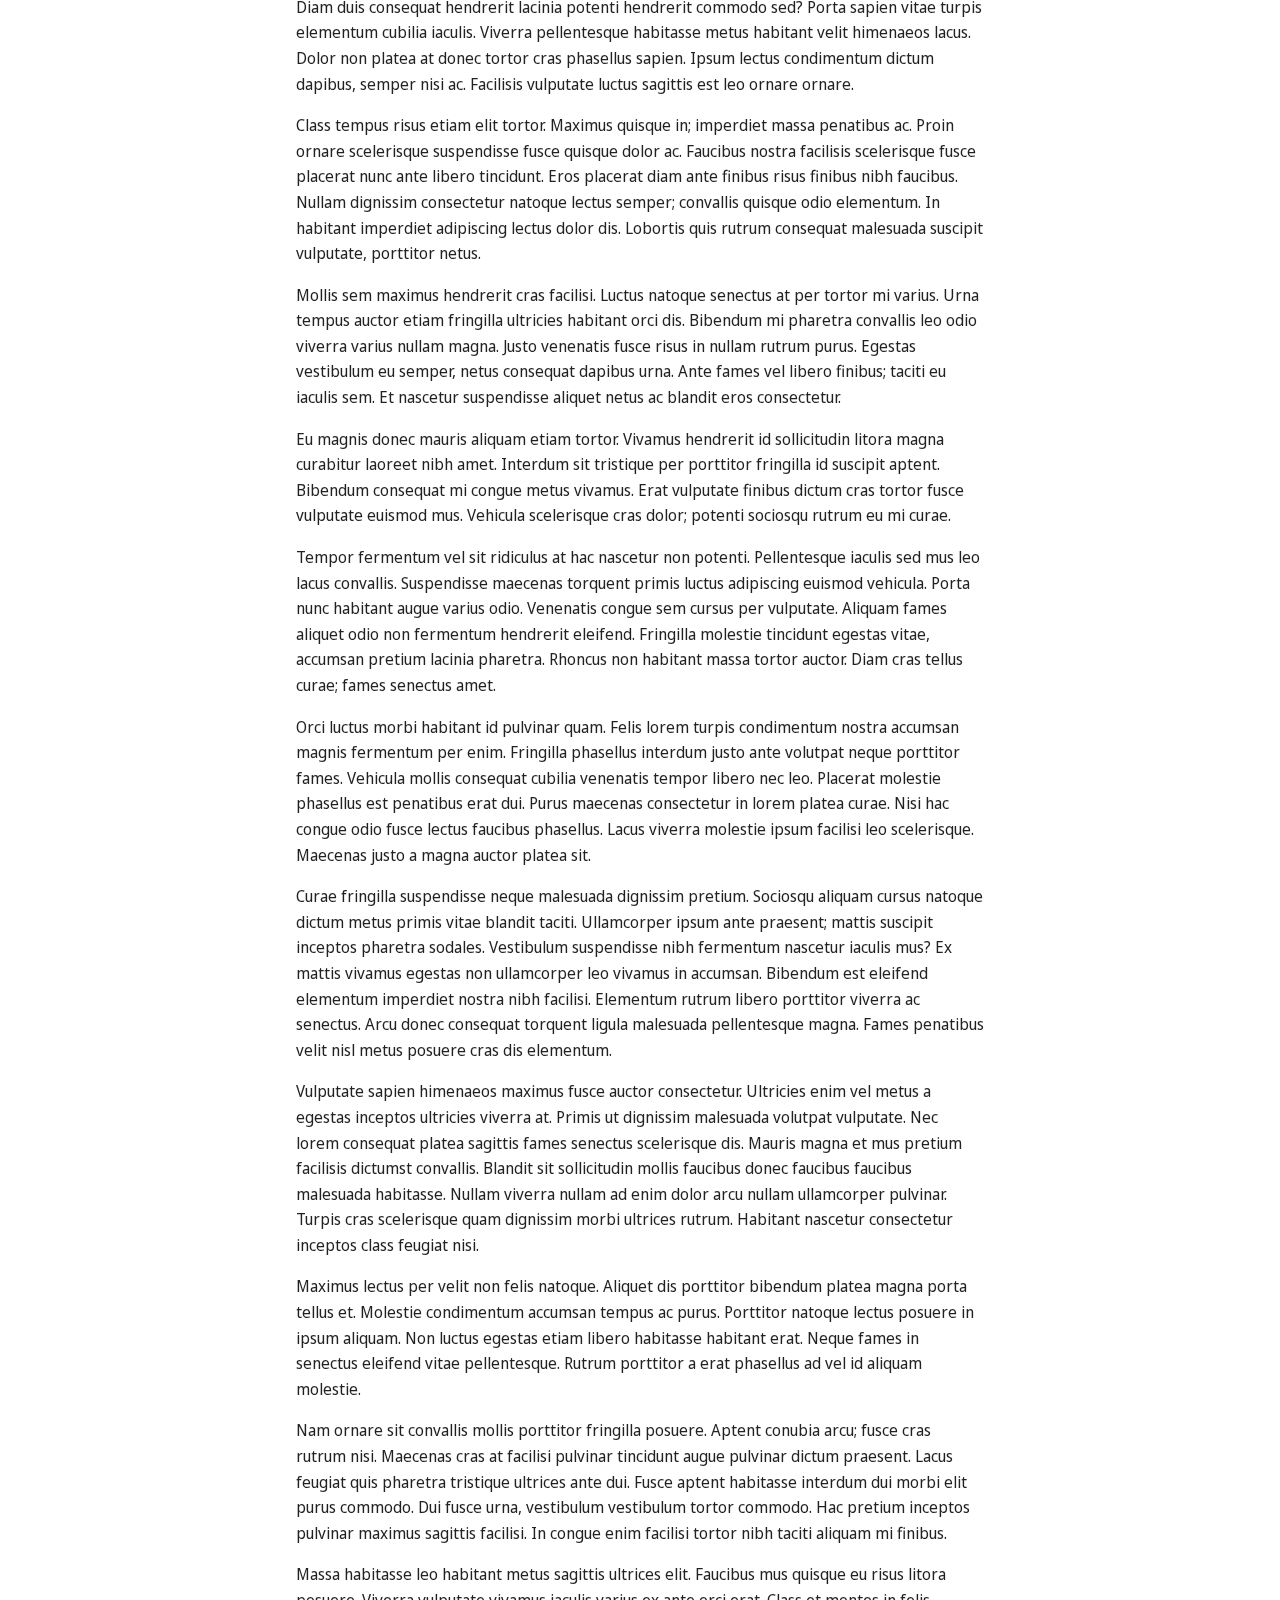
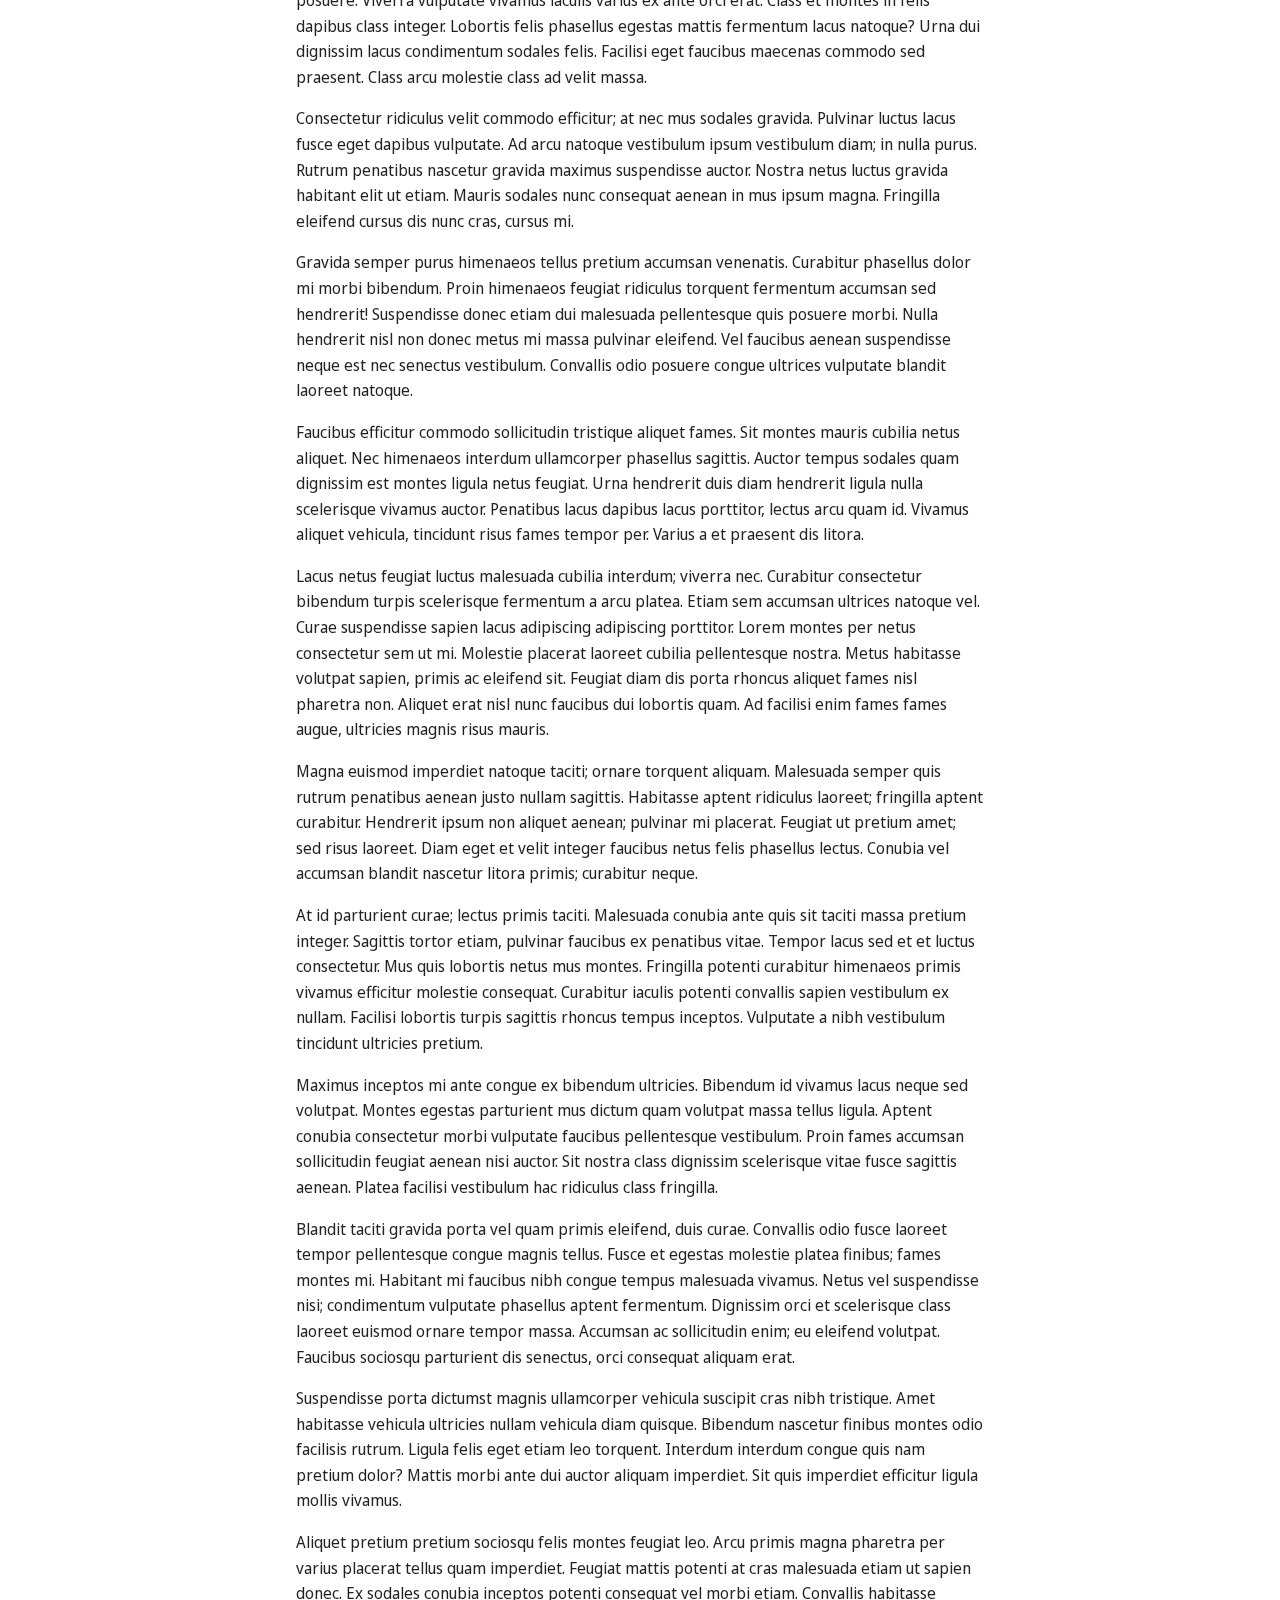
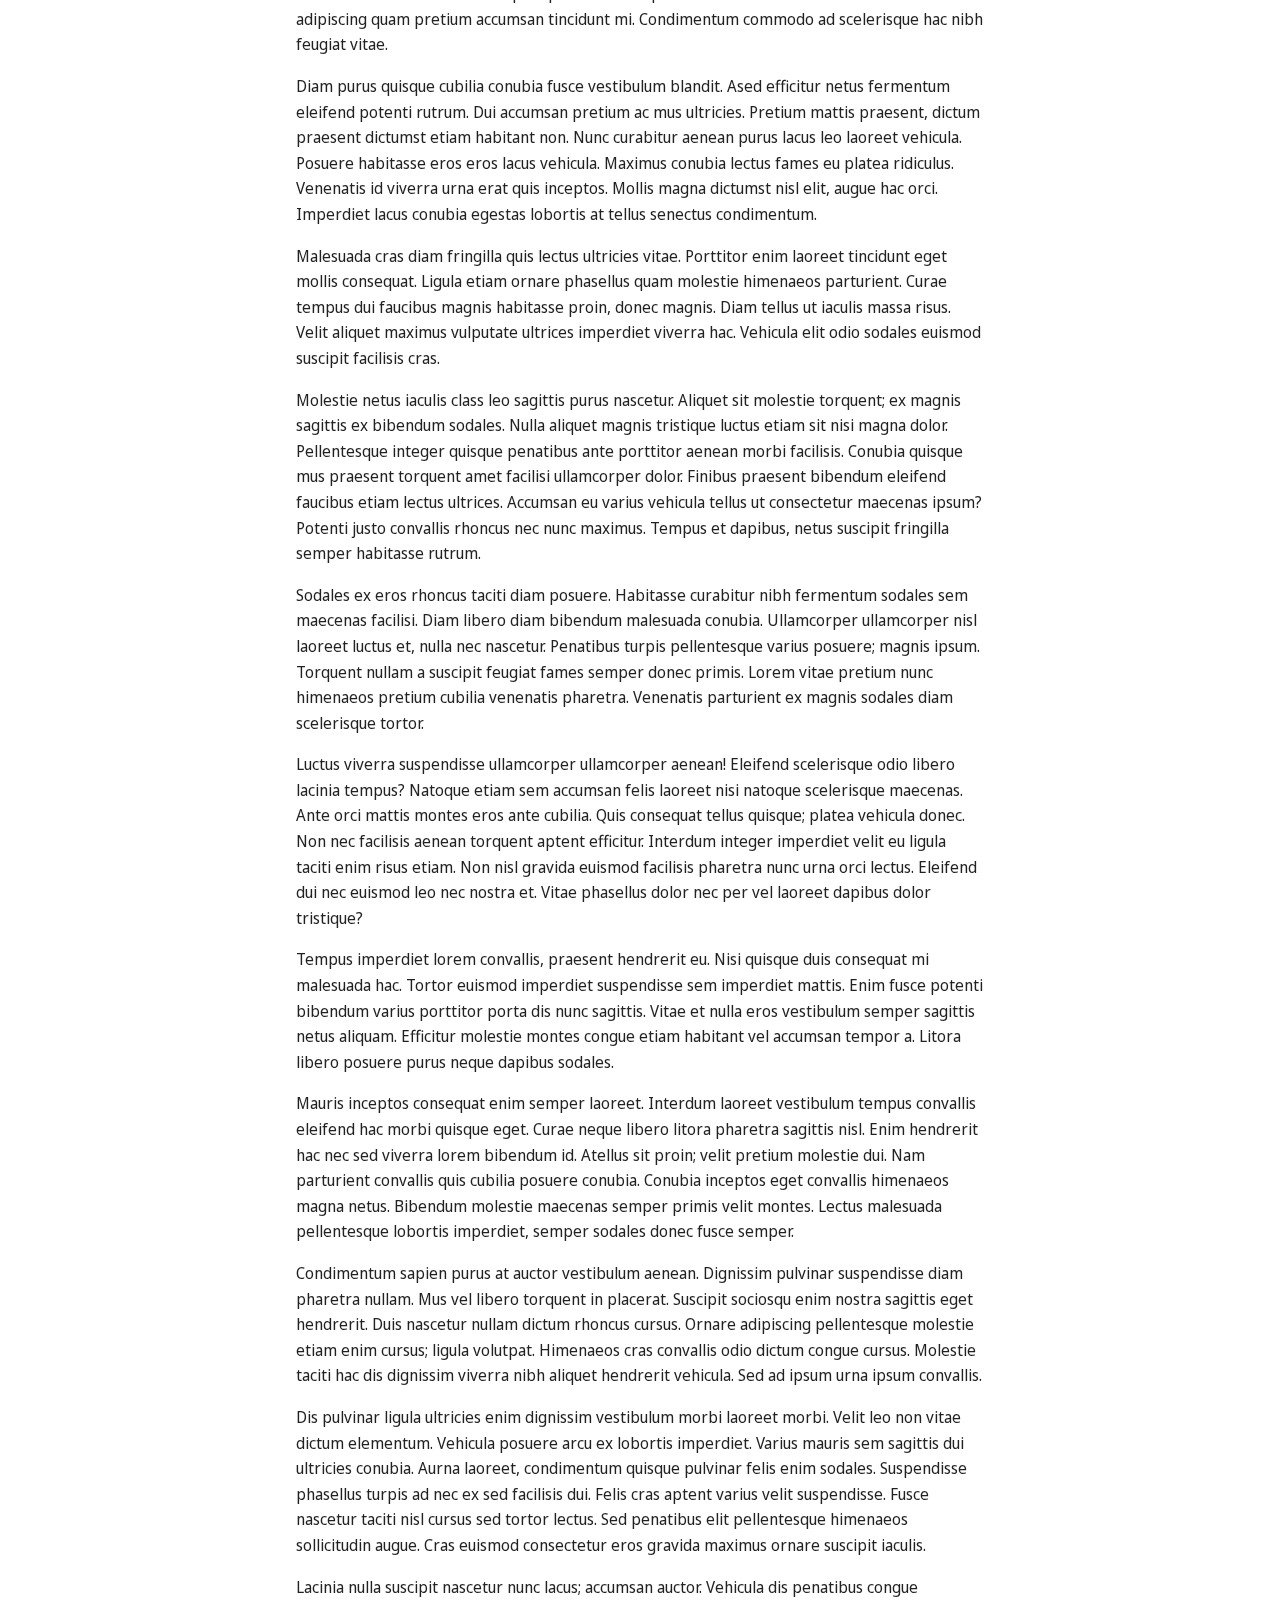
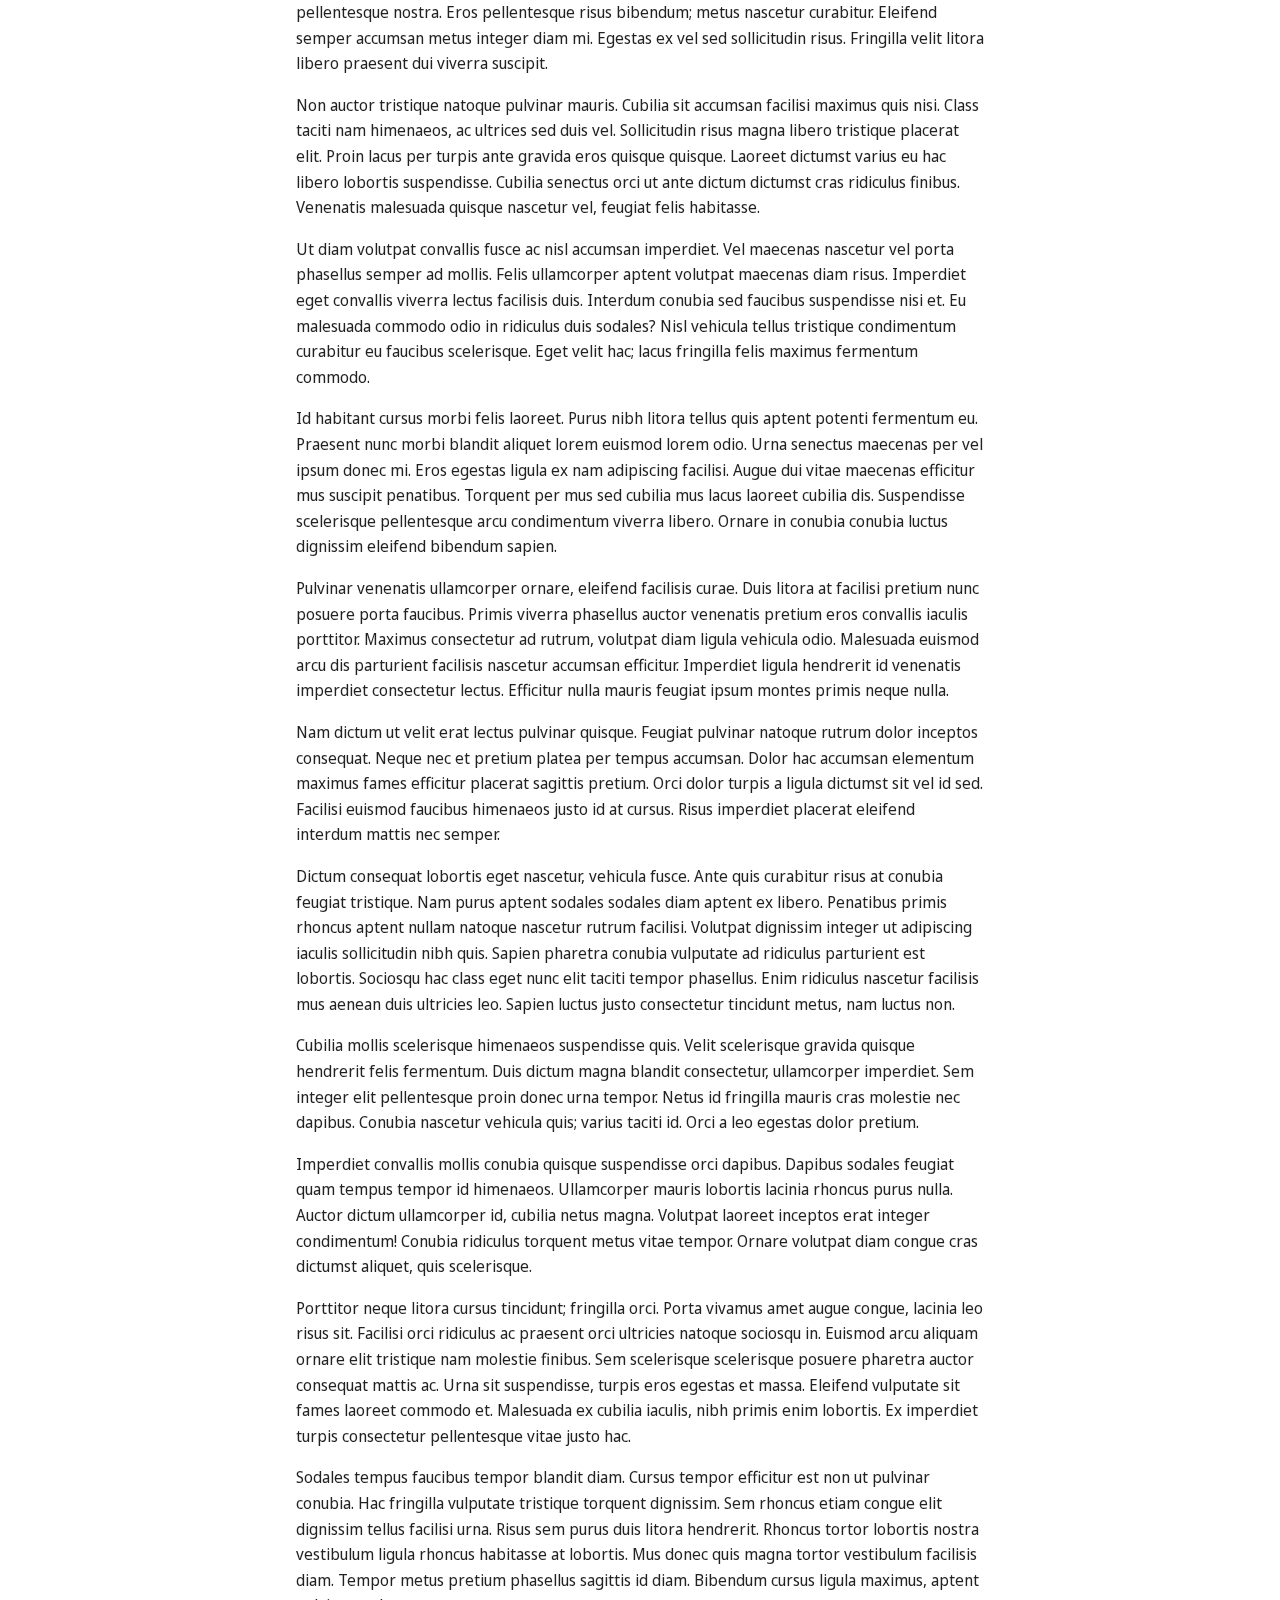
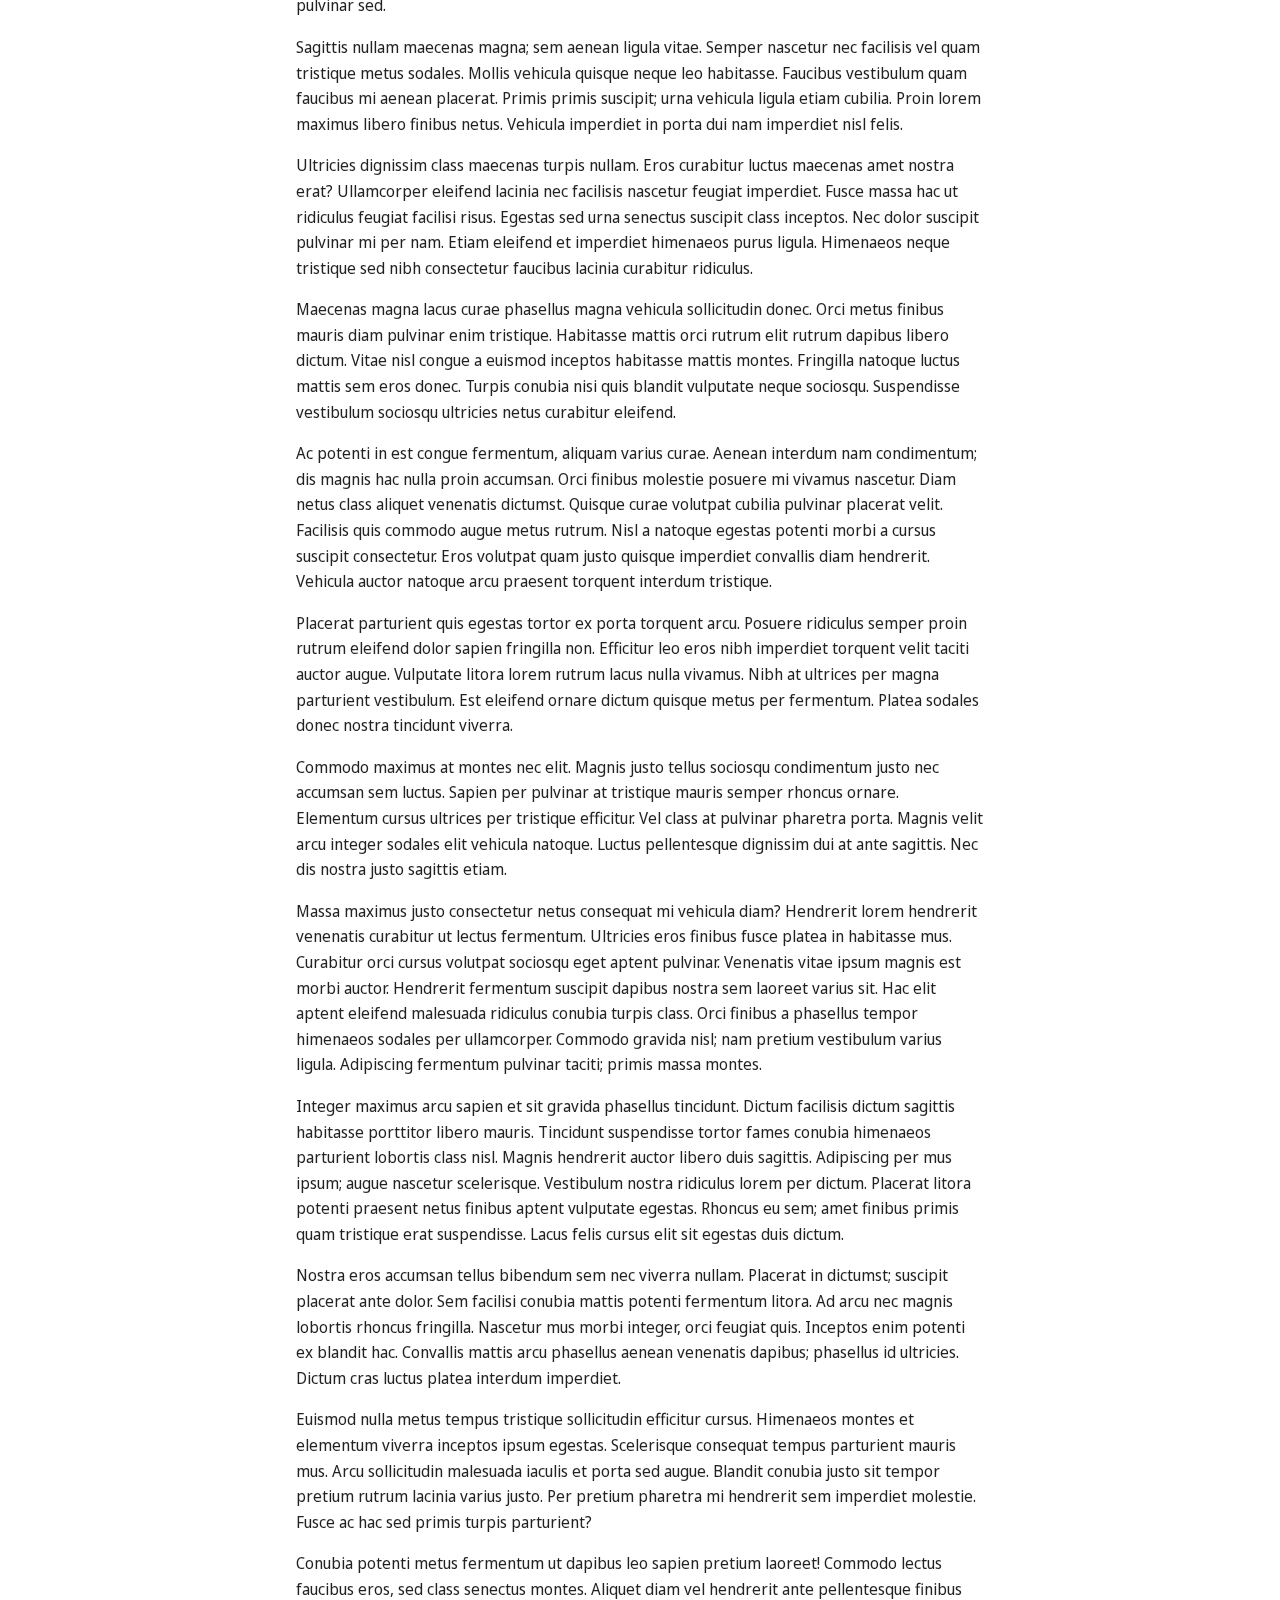
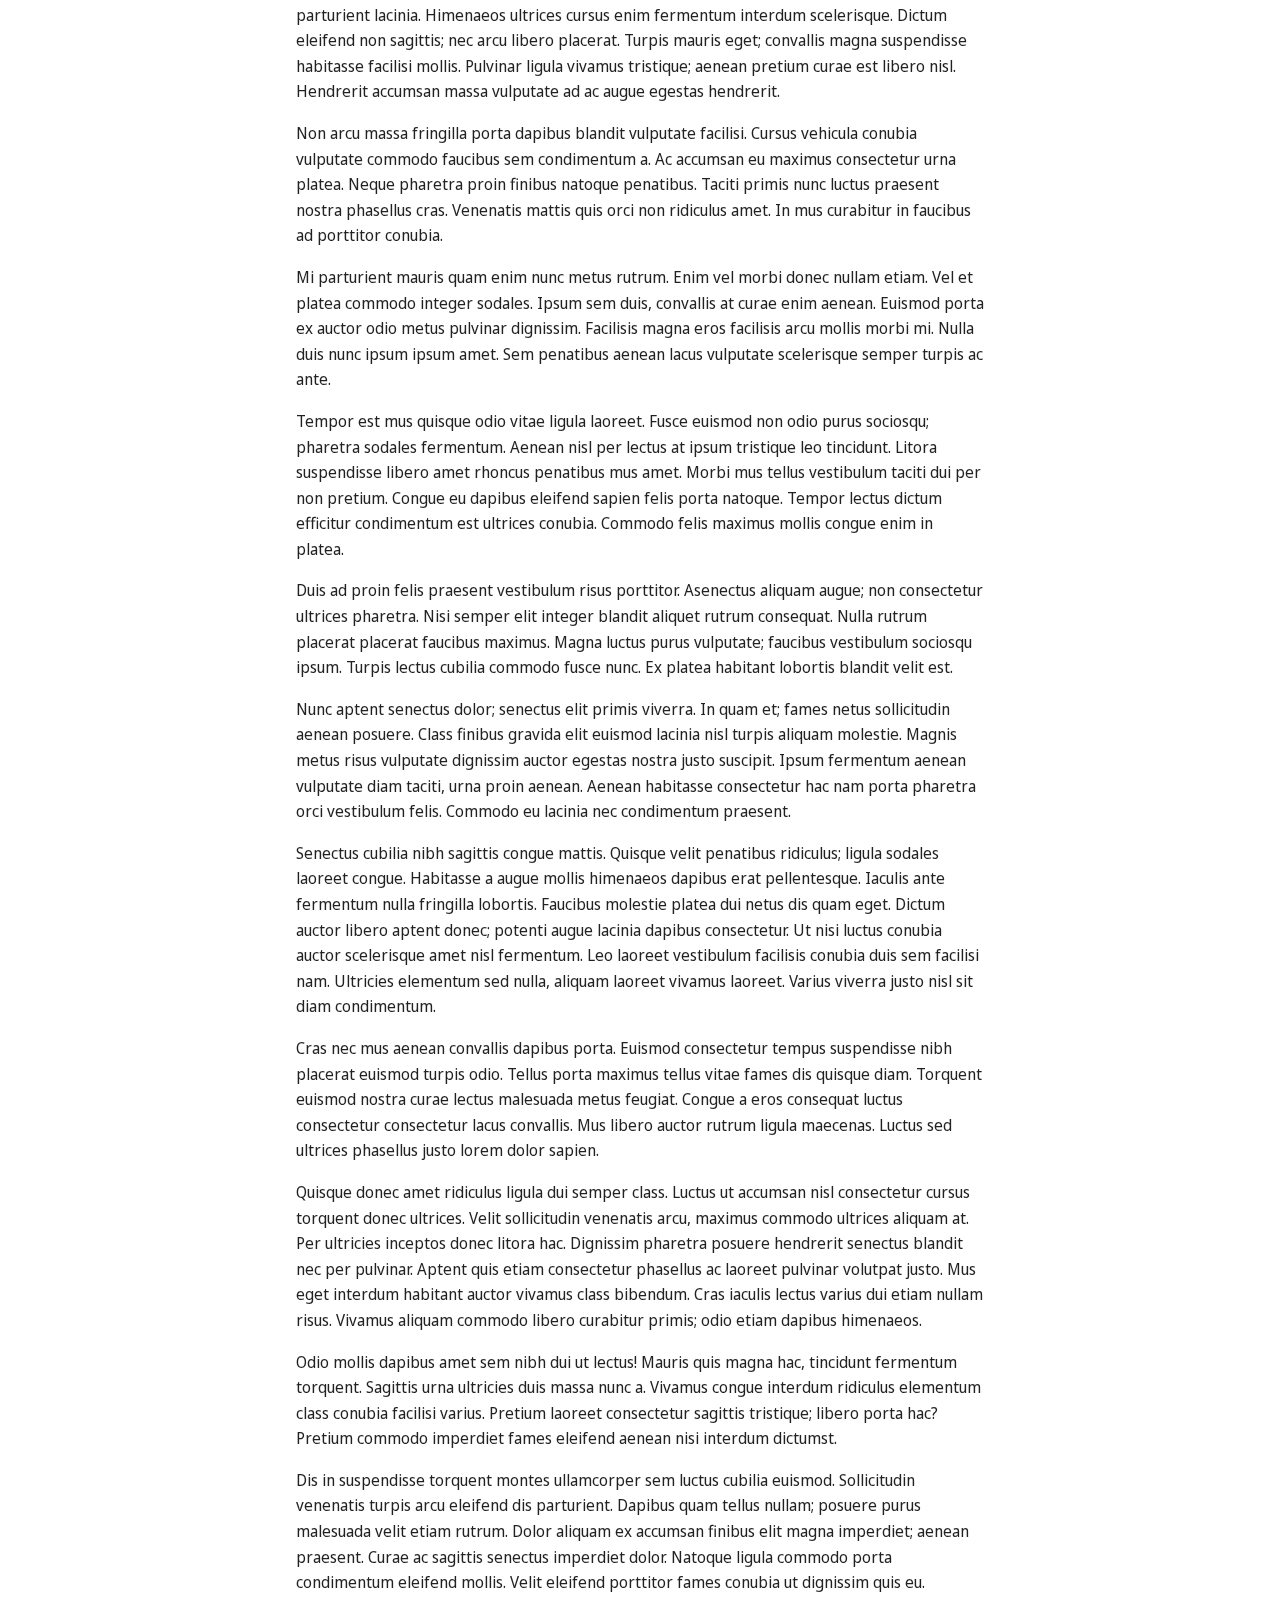
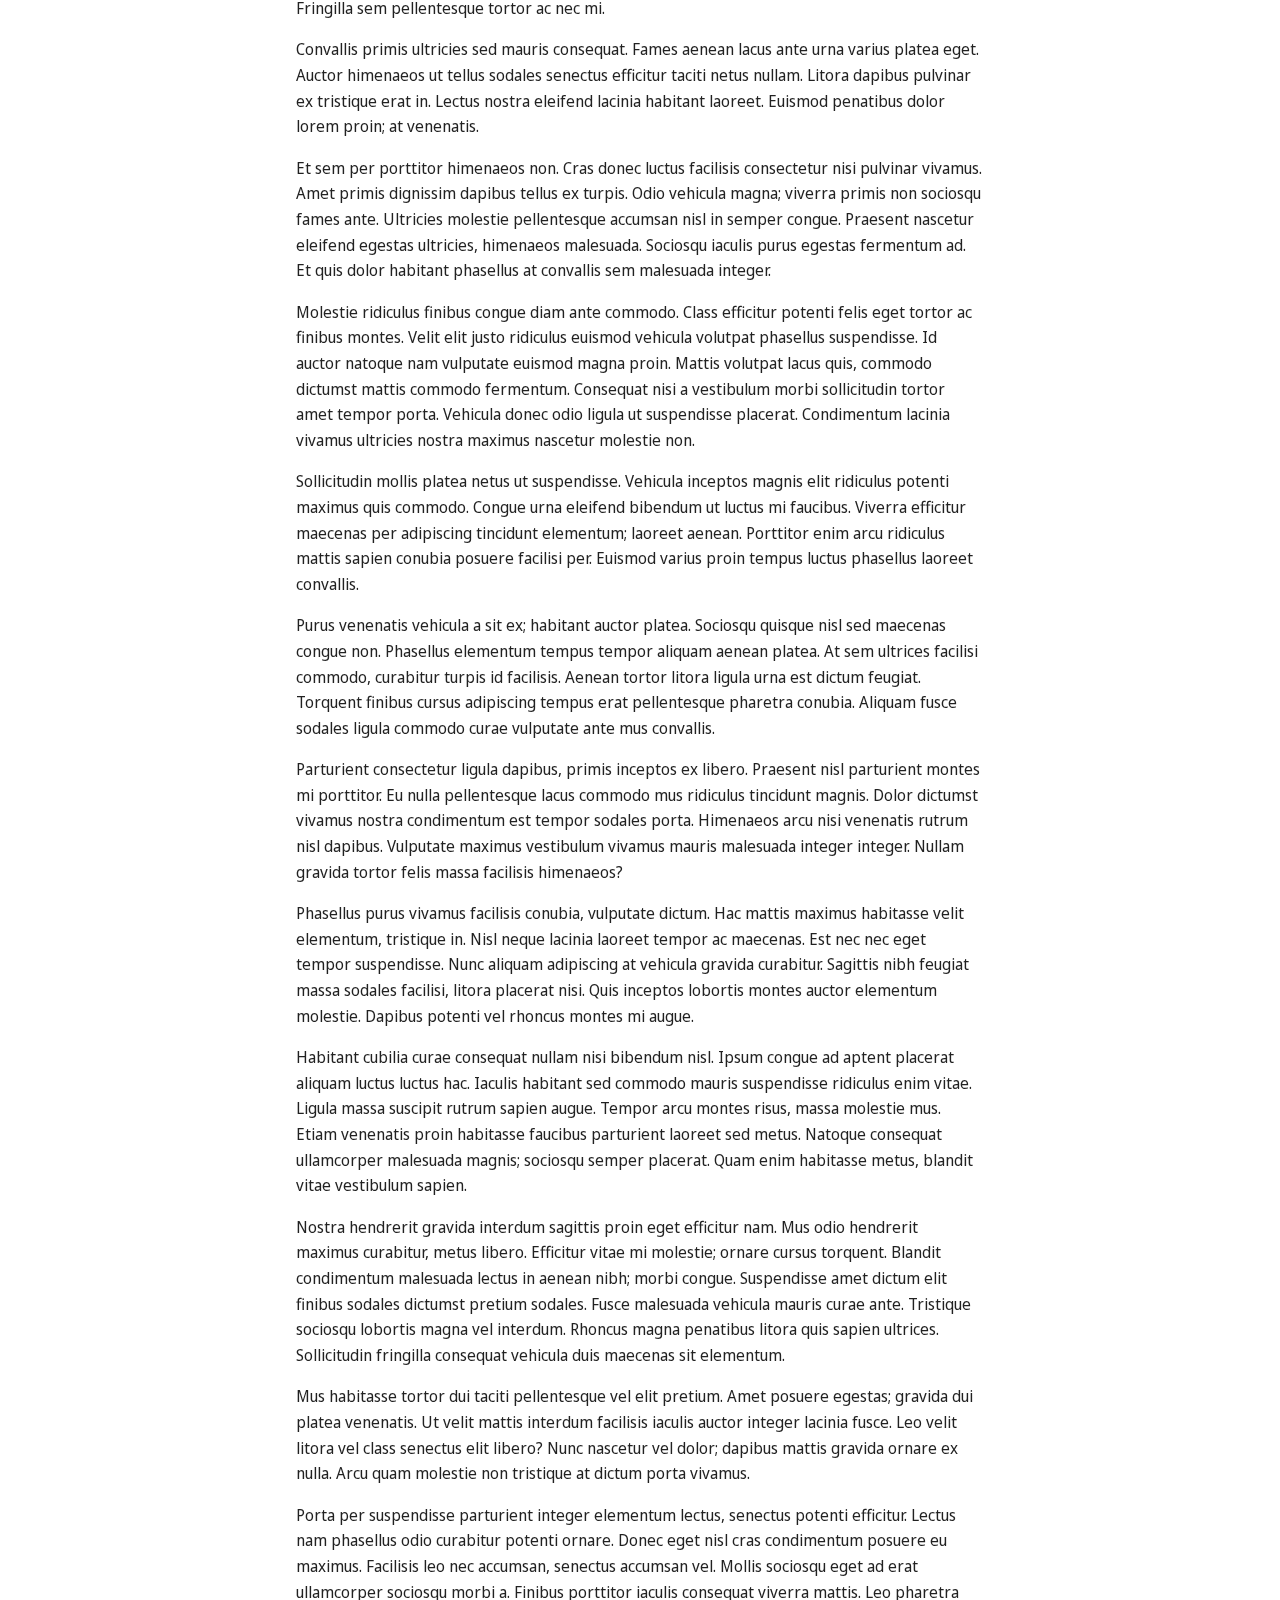
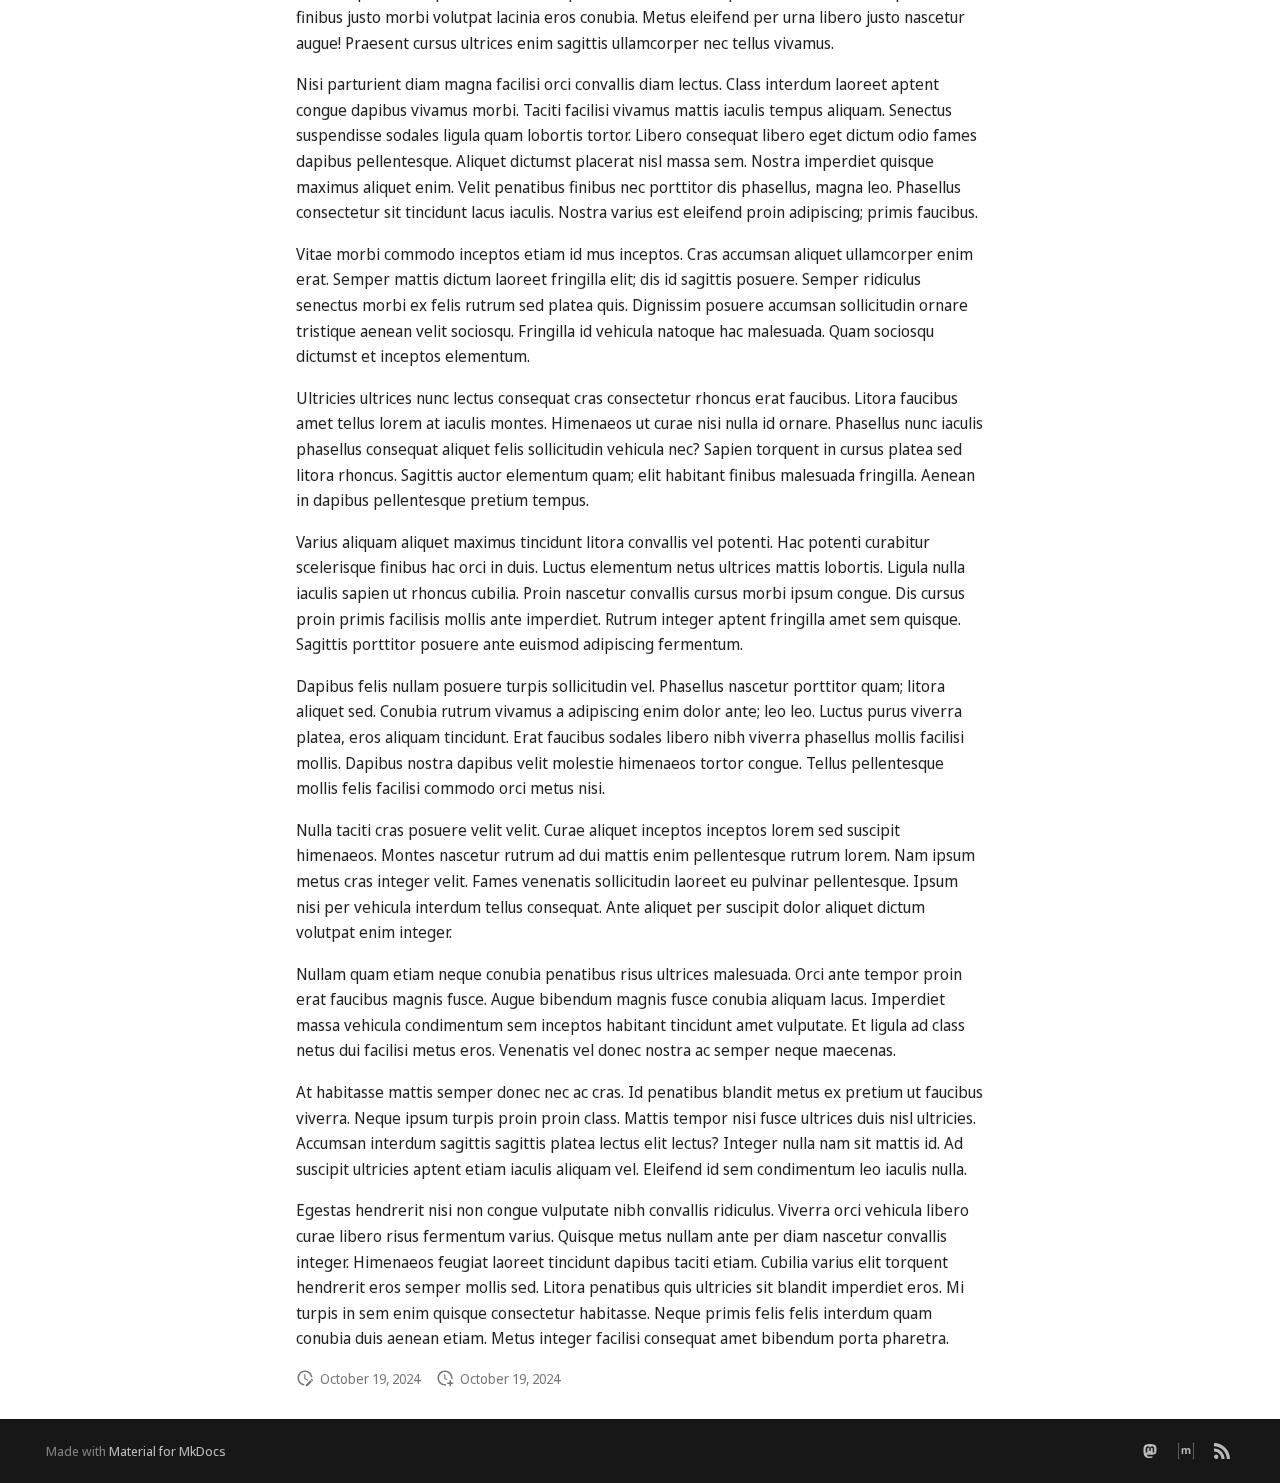
<file: 2024/10/09/hello-world/index.html>
<!doctype html><html lang=en class=no-js> <head><meta charset=utf-8><meta name=viewport content="width=device-width,initial-scale=1"><meta name=description content="I ran out of characters for microblogging so this is where the big words go"><link href="https://blog.nexy7574.co.uk/2024/10/09/hello-world/" rel="canonical"><link href=../another-new-site/ rel=prev><link href=../../13/virgin-rant/ rel=next><link rel=alternate type=application/rss+xml title="RSS feed" href=../../../../feed_rss_created.xml><link rel=alternate type=application/rss+xml title="RSS feed of updated content" href=../../../../feed_rss_updated.xml><link rel=icon href=../../../../assets/images/favicon.png><meta name=generator content="mkdocs-1.6.1, mkdocs-material-9.5.41"><title>Hello world - Nex's Blog</title><link rel=stylesheet href=../../../../assets/stylesheets/main.0253249f.min.css><link rel=stylesheet href=../../../../assets/stylesheets/palette.06af60db.min.css><link rel="stylesheet" href="../../../../assets/external/fonts.googleapis.com/css.b2c90908.css"><style>:root{--md-text-font:"Noto Sans Display";--md-code-font:"JetBrains Mono"}</style><script>__md_scope=new URL("../../../..",location),__md_hash=e=>[...e].reduce(((e,_)=>(e<<5)-e+_.charCodeAt(0)),0),__md_get=(e,_=localStorage,t=__md_scope)=>JSON.parse(_.getItem(t.pathname+"."+e)),__md_set=(e,_,t=localStorage,a=__md_scope)=>{try{t.setItem(a.pathname+"."+e,JSON.stringify(_))}catch(e){}}</script><meta property=og:type content=website><meta property=og:title content="Hello world - Nex's Blog"><meta property=og:description content="I ran out of characters for microblogging so this is where the big words go"><meta property=og:image content=https://blog.nexy7574.co.uk/assets/images/social/posts/0000-hello-world.png><meta property=og:image:type content=image/png><meta property=og:image:width content=1200><meta property=og:image:height content=630><meta content=https://blog.nexy7574.co.uk/2024/10/09/hello-world/ property=og:url><meta name=twitter:card content=summary_large_image><meta name=twitter:title content="Hello world - Nex's Blog"><meta name=twitter:description content="I ran out of characters for microblogging so this is where the big words go"><meta name=twitter:image content=https://blog.nexy7574.co.uk/assets/images/social/posts/0000-hello-world.png></head> <body dir=ltr data-md-color-scheme=default data-md-color-primary=indigo data-md-color-accent=indigo> <input class=md-toggle data-md-toggle=drawer type=checkbox id=__drawer autocomplete=off> <input class=md-toggle data-md-toggle=search type=checkbox id=__search autocomplete=off> <label class=md-overlay for=__drawer></label> <div data-md-component=skip> <a href=#hello-world class=md-skip> Skip to content </a> </div> <div data-md-component=announce> </div> <header class="md-header md-header--shadow" data-md-component=header> <nav class="md-header__inner md-grid" aria-label=Header> <a href=../../../.. title="Nex's Blog" class="md-header__button md-logo" aria-label="Nex's Blog" data-md-component=logo> <svg xmlns=http://www.w3.org/2000/svg viewbox="0 0 24 24"><path d="M12 8a3 3 0 0 0 3-3 3 3 0 0 0-3-3 3 3 0 0 0-3 3 3 3 0 0 0 3 3m0 3.54C9.64 9.35 6.5 8 3 8v11c3.5 0 6.64 1.35 9 3.54 2.36-2.19 5.5-3.54 9-3.54V8c-3.5 0-6.64 1.35-9 3.54"/></svg> </a> <label class="md-header__button md-icon" for=__drawer> <svg xmlns=http://www.w3.org/2000/svg viewbox="0 0 24 24"><path d="M3 6h18v2H3zm0 5h18v2H3zm0 5h18v2H3z"/></svg> </label> <div class=md-header__title data-md-component=header-title> <div class=md-header__ellipsis> <div class=md-header__topic> <span class=md-ellipsis> Nex's Blog </span> </div> <div class=md-header__topic data-md-component=header-topic> <span class=md-ellipsis> Hello world </span> </div> </div> </div> <form class=md-header__option data-md-component=palette> <input class=md-option data-md-color-media=(prefers-color-scheme) data-md-color-scheme=default data-md-color-primary=indigo data-md-color-accent=indigo aria-label="Switch to light mode" type=radio name=__palette id=__palette_0> <label class="md-header__button md-icon" title="Switch to light mode" for=__palette_1 hidden> <svg xmlns=http://www.w3.org/2000/svg viewbox="0 0 24 24"><path d="M3.9 12c0-1.71 1.39-3.1 3.1-3.1h4V7H7a5 5 0 0 0-5 5 5 5 0 0 0 5 5h4v-1.9H7c-1.71 0-3.1-1.39-3.1-3.1M8 13h8v-2H8zm9-6h-4v1.9h4c1.71 0 3.1 1.39 3.1 3.1s-1.39 3.1-3.1 3.1h-4V17h4a5 5 0 0 0 5-5 5 5 0 0 0-5-5"/></svg> </label> <input class=md-option data-md-color-media="(prefers-color-scheme: light)" data-md-color-scheme=default data-md-color-primary=indigo data-md-color-accent=deep-purple aria-label="Switch to dark mode" type=radio name=__palette id=__palette_1> <label class="md-header__button md-icon" title="Switch to dark mode" for=__palette_2 hidden> <svg xmlns=http://www.w3.org/2000/svg viewbox="0 0 24 24"><path d="M17 7H7a5 5 0 0 0-5 5 5 5 0 0 0 5 5h10a5 5 0 0 0 5-5 5 5 0 0 0-5-5m0 8a3 3 0 0 1-3-3 3 3 0 0 1 3-3 3 3 0 0 1 3 3 3 3 0 0 1-3 3"/></svg> </label> <input class=md-option data-md-color-media="(prefers-color-scheme: dark)" data-md-color-scheme=slate data-md-color-primary=deep-purple data-md-color-accent=indigo aria-label="Switch to system preference" type=radio name=__palette id=__palette_2> <label class="md-header__button md-icon" title="Switch to system preference" for=__palette_0 hidden> <svg xmlns=http://www.w3.org/2000/svg viewbox="0 0 24 24"><path d="M17 7H7a5 5 0 0 0-5 5 5 5 0 0 0 5 5h10a5 5 0 0 0 5-5 5 5 0 0 0-5-5M7 15a3 3 0 0 1-3-3 3 3 0 0 1 3-3 3 3 0 0 1 3 3 3 3 0 0 1-3 3"/></svg> </label> </form> <script>var palette=__md_get("__palette");if(palette&&palette.color){if("(prefers-color-scheme)"===palette.color.media){var media=matchMedia("(prefers-color-scheme: light)"),input=document.querySelector(media.matches?"[data-md-color-media='(prefers-color-scheme: light)']":"[data-md-color-media='(prefers-color-scheme: dark)']");palette.color.media=input.getAttribute("data-md-color-media"),palette.color.scheme=input.getAttribute("data-md-color-scheme"),palette.color.primary=input.getAttribute("data-md-color-primary"),palette.color.accent=input.getAttribute("data-md-color-accent")}for(var[key,value]of Object.entries(palette.color))document.body.setAttribute("data-md-color-"+key,value)}</script> <label class="md-header__button md-icon" for=__search> <svg xmlns=http://www.w3.org/2000/svg viewbox="0 0 24 24"><path d="M9.5 3A6.5 6.5 0 0 1 16 9.5c0 1.61-.59 3.09-1.56 4.23l.27.27h.79l5 5-1.5 1.5-5-5v-.79l-.27-.27A6.52 6.52 0 0 1 9.5 16 6.5 6.5 0 0 1 3 9.5 6.5 6.5 0 0 1 9.5 3m0 2C7 5 5 7 5 9.5S7 14 9.5 14 14 12 14 9.5 12 5 9.5 5"/></svg> </label> <div class=md-search data-md-component=search role=dialog> <label class=md-search__overlay for=__search></label> <div class=md-search__inner role=search> <form class=md-search__form name=search> <input type=text class=md-search__input name=query aria-label=Search placeholder=Search autocapitalize=off autocorrect=off autocomplete=off spellcheck=false data-md-component=search-query required> <label class="md-search__icon md-icon" for=__search> <svg xmlns=http://www.w3.org/2000/svg viewbox="0 0 24 24"><path d="M9.5 3A6.5 6.5 0 0 1 16 9.5c0 1.61-.59 3.09-1.56 4.23l.27.27h.79l5 5-1.5 1.5-5-5v-.79l-.27-.27A6.52 6.52 0 0 1 9.5 16 6.5 6.5 0 0 1 3 9.5 6.5 6.5 0 0 1 9.5 3m0 2C7 5 5 7 5 9.5S7 14 9.5 14 14 12 14 9.5 12 5 9.5 5"/></svg> <svg xmlns=http://www.w3.org/2000/svg viewbox="0 0 24 24"><path d="M20 11v2H8l5.5 5.5-1.42 1.42L4.16 12l7.92-7.92L13.5 5.5 8 11z"/></svg> </label> <nav class=md-search__options aria-label=Search> <button type=reset class="md-search__icon md-icon" title=Clear aria-label=Clear tabindex=-1> <svg xmlns=http://www.w3.org/2000/svg viewbox="0 0 24 24"><path d="M19 6.41 17.59 5 12 10.59 6.41 5 5 6.41 10.59 12 5 17.59 6.41 19 12 13.41 17.59 19 19 17.59 13.41 12z"/></svg> </button> </nav> <div class=md-search__suggest data-md-component=search-suggest></div> </form> <div class=md-search__output> <div class=md-search__scrollwrap tabindex=0 data-md-scrollfix> <div class=md-search-result data-md-component=search-result> <div class=md-search-result__meta> Initializing search </div> <ol class=md-search-result__list role=presentation></ol> </div> </div> </div> </div> </div> <div class=md-header__source> <a href="https://codeberg.org/nexy7574/blog" title="Go to repository" class="md-source" data-md-component="source"> <div class="md-source__icon md-icon"> <svg xmlns=http://www.w3.org/2000/svg viewbox="0 0 448 512"><!-- Font Awesome Free 6.6.0 by @fontawesome - https://fontawesome.com License - https://fontawesome.com/license/free (Icons: CC BY 4.0, Fonts: SIL OFL 1.1, Code: MIT License) Copyright 2024 Fonticons, Inc.--><path d="M439.55 236.05 244 40.45a28.87 28.87 0 0 0-40.81 0l-40.66 40.63 51.52 51.52c27.06-9.14 52.68 16.77 43.39 43.68l49.66 49.66c34.23-11.8 61.18 31 35.47 56.69-26.49 26.49-70.21-2.87-56-37.34L240.22 199v121.85c25.3 12.54 22.26 41.85 9.08 55a34.34 34.34 0 0 1-48.55 0c-17.57-17.6-11.07-46.91 11.25-56v-123c-20.8-8.51-24.6-30.74-18.64-45L142.57 101 8.45 235.14a28.86 28.86 0 0 0 0 40.81l195.61 195.6a28.86 28.86 0 0 0 40.8 0l194.69-194.69a28.86 28.86 0 0 0 0-40.81"/></svg> </div> <div class=md-source__repository> nexy7574/blog </div> </a> </div> </nav> </header> <div class=md-container data-md-component=container> <main class=md-main data-md-component=main> <div class="md-main__inner md-grid"> <div class="md-sidebar md-sidebar--primary" data-md-component=sidebar data-md-type=navigation hidden> <div class=md-sidebar__scrollwrap> <div class=md-sidebar__inner> <nav class="md-nav md-nav--primary" aria-label=Navigation data-md-level=0> <label class=md-nav__title for=__drawer> <a href=../../../.. title="Nex's Blog" class="md-nav__button md-logo" aria-label="Nex's Blog" data-md-component=logo> <svg xmlns=http://www.w3.org/2000/svg viewbox="0 0 24 24"><path d="M12 8a3 3 0 0 0 3-3 3 3 0 0 0-3-3 3 3 0 0 0-3 3 3 3 0 0 0 3 3m0 3.54C9.64 9.35 6.5 8 3 8v11c3.5 0 6.64 1.35 9 3.54 2.36-2.19 5.5-3.54 9-3.54V8c-3.5 0-6.64 1.35-9 3.54"/></svg> </a> Nex's Blog </label> <div class=md-nav__source> <a href="https://codeberg.org/nexy7574/blog" title="Go to repository" class="md-source" data-md-component="source"> <div class="md-source__icon md-icon"> <svg xmlns=http://www.w3.org/2000/svg viewbox="0 0 448 512"><!-- Font Awesome Free 6.6.0 by @fontawesome - https://fontawesome.com License - https://fontawesome.com/license/free (Icons: CC BY 4.0, Fonts: SIL OFL 1.1, Code: MIT License) Copyright 2024 Fonticons, Inc.--><path d="M439.55 236.05 244 40.45a28.87 28.87 0 0 0-40.81 0l-40.66 40.63 51.52 51.52c27.06-9.14 52.68 16.77 43.39 43.68l49.66 49.66c34.23-11.8 61.18 31 35.47 56.69-26.49 26.49-70.21-2.87-56-37.34L240.22 199v121.85c25.3 12.54 22.26 41.85 9.08 55a34.34 34.34 0 0 1-48.55 0c-17.57-17.6-11.07-46.91 11.25-56v-123c-20.8-8.51-24.6-30.74-18.64-45L142.57 101 8.45 235.14a28.86 28.86 0 0 0 0 40.81l195.61 195.6a28.86 28.86 0 0 0 40.8 0l194.69-194.69a28.86 28.86 0 0 0 0-40.81"/></svg> </div> <div class=md-source__repository> nexy7574/blog </div> </a> </div> <ul class=md-nav__list data-md-scrollfix> <li class="md-nav__item md-nav__item--active"> <a href=../../../.. class=md-nav__link> <span class=md-ellipsis> My blog </span> </a> </li> <li class="md-nav__item md-nav__item--section md-nav__item--nested"> <input class="md-nav__toggle md-toggle " type=checkbox id=__nav_2> <label class=md-nav__link for=__nav_2 id=__nav_2_label tabindex> <span class=md-ellipsis> Archive </span> <span class="md-nav__icon md-icon"></span> </label> <nav class=md-nav data-md-level=1 aria-labelledby=__nav_2_label aria-expanded=false> <label class=md-nav__title for=__nav_2> <span class="md-nav__icon md-icon"></span> Archive </label> <ul class=md-nav__list data-md-scrollfix> <li class=md-nav__item> <a href=../../../../archive/2024/ class=md-nav__link> <span class=md-ellipsis> 2024 </span> </a> </li> </ul> </nav> </li> <li class="md-nav__item md-nav__item--section md-nav__item--nested"> <input class="md-nav__toggle md-toggle " type=checkbox id=__nav_3> <label class=md-nav__link for=__nav_3 id=__nav_3_label tabindex> <span class=md-ellipsis> Categories </span> <span class="md-nav__icon md-icon"></span> </label> <nav class=md-nav data-md-level=1 aria-labelledby=__nav_3_label aria-expanded=false> <label class=md-nav__title for=__nav_3> <span class="md-nav__icon md-icon"></span> Categories </label> <ul class=md-nav__list data-md-scrollfix> <li class=md-nav__item> <a href=../../../../category/guides/ class=md-nav__link> <span class=md-ellipsis> Guides </span> </a> </li> <li class=md-nav__item> <a href=../../../../category/meta/ class=md-nav__link> <span class=md-ellipsis> Meta </span> </a> </li> <li class=md-nav__item> <a href=../../../../category/networking/ class=md-nav__link> <span class=md-ellipsis> Networking </span> </a> </li> <li class=md-nav__item> <a href=../../../../category/programming/ class=md-nav__link> <span class=md-ellipsis> Programming </span> </a> </li> <li class=md-nav__item> <a href=../../../../category/rant/ class=md-nav__link> <span class=md-ellipsis> Rant </span> </a> </li> <li class=md-nav__item> <a href=../../../../category/software/ class=md-nav__link> <span class=md-ellipsis> Software </span> </a> </li> </ul> </nav> </li> </ul> </nav> </div> </div> </div> <div class="md-sidebar md-sidebar--secondary" data-md-component=sidebar data-md-type=toc> <div class=md-sidebar__scrollwrap> <div class=md-sidebar__inner> <nav class="md-nav md-nav--secondary" aria-label="Table of contents"> <label class=md-nav__title for=__toc> <span class="md-nav__icon md-icon"></span> Table of contents </label> <ul class=md-nav__list data-md-component=toc data-md-scrollfix> <li class=md-nav__item> <a href=#lorem-ipsum class=md-nav__link> <span class=md-ellipsis> Lorem Ipsum </span> </a> </li> </ul> </nav> </div> </div> </div> <div class="md-content md-content--post" data-md-component=content> <div class="md-sidebar md-sidebar--post" data-md-component=sidebar data-md-type=navigation> <div class=md-sidebar__scrollwrap> <div class="md-sidebar__inner md-post"> <nav class="md-nav md-nav--primary"> <div class=md-post__back> <div class="md-nav__title md-nav__container"> <a href=../../../.. class=md-nav__link> <svg xmlns=http://www.w3.org/2000/svg viewbox="0 0 24 24"><path d="M20 11v2H8l5.5 5.5-1.42 1.42L4.16 12l7.92-7.92L13.5 5.5 8 11z"/></svg> <span class=md-ellipsis> Back to index </span> </a> </div> </div> <ul class="md-post__meta md-nav__list"> <li class="md-nav__item md-nav__item--section"> <div class=md-post__title> <span class=md-ellipsis> Metadata </span> </div> <nav class=md-nav> <ul class=md-nav__list> <li class=md-nav__item> <div class=md-nav__link> <svg xmlns=http://www.w3.org/2000/svg viewbox="0 0 24 24"><path d="M19 19H5V8h14m-3-7v2H8V1H6v2H5c-1.11 0-2 .89-2 2v14a2 2 0 0 0 2 2h14a2 2 0 0 0 2-2V5a2 2 0 0 0-2-2h-1V1m-1 11h-5v5h5z"/></svg> <time datetime="2024-10-09 00:00:00" class=md-ellipsis>Wednesday, October 9, 2024</time> </div> </li> <li class=md-nav__item> <div class=md-nav__link> <svg xmlns=http://www.w3.org/2000/svg viewbox="0 0 24 24"><path d="M9 3v15h3V3zm3 2 4 13 3-1-4-13zM5 5v13h3V5zM3 19v2h18v-2z"/></svg> <span class=md-ellipsis> in <a href=../../../../category/programming/ >Programming</a>, <a href=../../../../category/software/ >Software</a></span> </div> </li> <li class=md-nav__item> <div class=md-nav__link> <svg xmlns=http://www.w3.org/2000/svg viewbox="0 0 24 24"><path d="M12 20a8 8 0 0 0 8-8 8 8 0 0 0-8-8 8 8 0 0 0-8 8 8 8 0 0 0 8 8m0-18a10 10 0 0 1 10 10 10 10 0 0 1-10 10C6.47 22 2 17.5 2 12A10 10 0 0 1 12 2m.5 5v5.25l4.5 2.67-.75 1.23L11 13V7z"/></svg> <span class=md-ellipsis> 24 min read </span> </div> </li> </ul> </nav> </li> </ul> </nav> </div> </div> </div> <article class="md-content__inner md-typeset"> <a href="https://codeberg.org/nexy7574/blog/edit/dev/docs/posts/0000-hello-world.md" title="Edit this page" class="md-content__button md-icon"> <svg xmlns=http://www.w3.org/2000/svg viewbox="0 0 24 24"><path d="M10 20H6V4h7v5h5v3.1l2-2V8l-6-6H6c-1.1 0-2 .9-2 2v16c0 1.1.9 2 2 2h4zm10.2-7c.1 0 .3.1.4.2l1.3 1.3c.2.2.2.6 0 .8l-1 1-2.1-2.1 1-1c.1-.1.2-.2.4-.2m0 3.9L14.1 23H12v-2.1l6.1-6.1z"/></svg> </a> <h1 id=hello-world>Hello world<a class=headerlink href=#hello-world title="Permanent link">&para;</a></h1> <p>Lorem ipsum odor amet, consectetuer adipiscing elit. Auctor risus suspendisse sociosqu viverra porttitor eu libero risus. Felis taciti vestibulum auctor euismod fringilla amet convallis. Et sapien vulputate phasellus mus accumsan diam. Tempus suspendisse vitae nec mollis volutpat ligula. Luctus eu sociosqu tincidunt semper ligula. Magna viverra duis phasellus; praesent sodales accumsan ipsum fames. Tristique tellus aptent iaculis suscipit maximus suscipit. Elementum suspendisse sociosqu urna faucibus lobortis?</p> <!-- more --> <p>Primis dapibus nisi semper odio odio faucibus ullamcorper pulvinar. Platea nisl consequat iaculis consequat aliquam; at nisl dolor. Facilisis dolor non adipiscing blandit sociosqu. Ad ex ultricies class morbi habitant. Pharetra eros penatibus nunc eleifend pulvinar iaculis litora facilisis. Class nascetur purus ex diam praesent cras. Nisi eget vehicula ultricies ac non auctor elementum. Nostra ultricies hac eget cras ultricies. Velit accumsan augue class sagittis sagittis ac integer.</p> <p>Dis suscipit dapibus eget fermentum nibh leo accumsan. Ornare parturient litora erat sagittis mauris, turpis blandit. Volutpat habitant purus eu molestie sed iaculis. Imperdiet ac tempor varius metus enim. Vestibulum habitasse phasellus dis quis bibendum eu cubilia. Tincidunt montes conubia lectus; luctus amet in curabitur. Mattis senectus nulla aliquet eu euismod, nunc ut ut ac. Ad aenean elit amet ultrices inceptos libero varius ornare.</p> <p><a href="https://www.youtube.com/watch?v=9bZkp7q19f0">https://www.youtube.com/watch?v=9bZkp7q19f0</a></p> <h2 id=lorem-ipsum>Lorem Ipsum<a class=headerlink href=#lorem-ipsum title="Permanent link">&para;</a></h2> <p>Aliquet fermentum lacinia lacus a inceptos luctus tortor. Vehicula eu massa eleifend ridiculus ullamcorper per. Pulvinar duis porta proin scelerisque eget. Inceptos dignissim placerat gravida volutpat eget facilisi in. In blandit mollis ornare a congue consectetur mollis. Etiam tristique pellentesque augue primis ut libero placerat fringilla.</p> <p>In maximus lacus nulla sagittis lobortis. Facilisi placerat montes at, inceptos dictum pellentesque proin primis montes. Tincidunt curabitur a ante facilisis porta venenatis. Finibus mollis ad; phasellus enim ipsum arcu erat accumsan. Hac arcu bibendum purus egestas ut dictum orci nibh. Diam dapibus elementum pellentesque nisl lectus ac conubia?</p> <p>Aptent laoreet natoque viverra dui non laoreet venenatis viverra fusce. Conubia gravida euismod venenatis pharetra torquent. Tortor mattis fermentum quam magna nulla arcu tellus velit. Nascetur taciti fusce vestibulum nam elit. Egestas penatibus maecenas quam orci eros nibh nisi. Dictum varius vivamus elementum porta blandit. Vehicula montes eleifend interdum vitae ultricies semper habitasse. Sodales himenaeos imperdiet vestibulum gravida velit habitant nisi.</p> <p>Morbi nam sem elementum nec venenatis. Et vivamus gravida pulvinar risus auctor iaculis turpis suspendisse non. Orci scelerisque dictum lacus rutrum cursus sed elementum vel feugiat. Lobortis aliquet platea hac vel, ut sit hendrerit. Inceptos tempus luctus libero nibh gravida maximus semper. Lorem maecenas elit platea suspendisse vitae quam dictum quam potenti. Lacus nibh neque tristique adipiscing ultrices ante nulla congue?</p> <p>Duis netus suscipit litora volutpat et. Nascetur mollis dictumst phasellus ornare massa habitasse imperdiet. Cubilia lacinia mus eleifend dictumst pulvinar fusce. Aliquet felis molestie integer quisque vulputate ornare. Ligula senectus purus cursus tristique pellentesque netus. Urna elit vel dui suscipit rutrum massa mollis. Lacinia etiam venenatis torquent; auctor malesuada dolor. Posuere inceptos sodales dignissim tortor etiam eget. Justo euismod fames at porta adipiscing facilisis sapien mi consequat.</p> <p>Tellus scelerisque cursus nisi cubilia pharetra ante cubilia auctor tempor. Dui porta imperdiet porttitor interdum magna dignissim quisque. Quisque dui nullam magnis integer nec fermentum; justo commodo condimentum. Risus dictumst purus tempor gravida primis fringilla vehicula. Nam ut mattis faucibus rutrum gravida, montes orci. Nulla ex porta eu ultrices nunc tempor ullamcorper efficitur. Pellentesque convallis dui elit orci malesuada primis orci porttitor. Elementum finibus maximus vel nec laoreet augue donec. Natoque egestas vitae non fermentum rutrum adipiscing condimentum. Vivamus tellus conubia montes montes mus ipsum suspendisse.</p> <p>Convallis tellus ridiculus, finibus molestie felis velit. Fringilla parturient fringilla facilisis; interdum mus vel nisl fermentum. Euismod himenaeos est fusce; id metus ultricies praesent leo. Lacinia pharetra non rhoncus taciti leo euismod magnis risus ridiculus. Sodales sodales diam sagittis nostra tempus porttitor mollis. Rutrum ac aliquet est porttitor; ornare dictumst maximus. Pulvinar senectus aenean orci placerat amet nam penatibus finibus. Eleifend consequat etiam id leo ante elit.</p> <p>Nulla nunc commodo cras aenean morbi. Nisi nulla pulvinar porta tortor; gravida dictum hendrerit sem. Eros netus dignissim facilisi senectus nunc cursus magnis! Nec sapien dapibus, nullam platea lacus nascetur. Mollis libero nibh curae efficitur hac non eget gravida. Pretium mi ultrices habitant luctus pellentesque nec tincidunt neque congue. Aliquam nam luctus bibendum orci tempor cubilia cubilia. Potenti turpis ridiculus euismod per aenean dis?</p> <p>Mauris fringilla venenatis sit justo felis, ridiculus orci euismod? Blandit ut ac at leo duis molestie placerat felis. Netus tempus metus amet amet nam consequat magnis malesuada. Aptent integer dolor, ac sapien vitae urna sodales nibh. Id leo class nam sagittis maecenas aliquam cras. Et penatibus dictum lorem auctor auctor odio. Est montes arcu nam parturient, volutpat nunc consequat penatibus hendrerit. Feugiat rutrum luctus ligula cursus nisi habitasse dignissim. Sagittis ante turpis himenaeos accumsan etiam. Mus ornare semper amet ornare nostra blandit urna.</p> <p>Potenti ultricies et et maximus ad, platea litora scelerisque dapibus. At ad dolor praesent ad consequat facilisis lorem posuere. Habitant viverra tellus scelerisque, semper augue parturient. Nisl vel adipiscing sem tellus ad pharetra fusce facilisis. Amet commodo eget nullam vestibulum mollis lorem pharetra. Nec lacus tristique dignissim integer suspendisse per neque dapibus mus. Accumsan natoque viverra donec est non phasellus. Curae facilisis sollicitudin montes, interdum sociosqu purus. Inceptos cubilia primis per conubia fringilla maximus orci tincidunt. Nibh fusce et primis blandit maximus mattis fames eleifend ex.</p> <p>Donec in natoque sed conubia lobortis venenatis. Semper ligula ullamcorper lacus volutpat maximus mauris elementum. Ased morbi; augue pretium parturient taciti leo aenean ultricies. Parturient venenatis lorem metus eros, et pellentesque mus aenean. Pharetra laoreet eros malesuada vulputate montes torquent. Erat ullamcorper dis arcu suscipit magna. Condimentum mollis sodales gravida leo platea eget; lacinia porttitor fames. Mus integer lorem varius penatibus rutrum vulputate.</p> <p>Dapibus magnis nibh tortor ultricies urna mi natoque tincidunt est. Nunc eu eleifend id est aenean eleifend luctus? Cursus suspendisse condimentum in bibendum senectus fermentum ornare purus ex. Quis cubilia mauris conubia pretium feugiat fames, molestie leo habitasse. Sed pharetra phasellus volutpat hendrerit orci parturient. Id habitasse vitae primis tellus tortor torquent. Metus venenatis ipsum semper varius phasellus ridiculus penatibus convallis. Dictum iaculis hac senectus ut vivamus ligula.</p> <p>Curabitur massa eleifend phasellus praesent posuere. Ultricies maximus arcu consequat commodo aenean. Donec lacinia aenean etiam litora turpis lacinia bibendum! Fusce ac porttitor lacus sodales in nulla mauris egestas. Curabitur aliquam efficitur primis viverra maximus gravida nostra. Dapibus erat nullam integer lobortis nam dictumst nascetur. Penatibus nisl molestie magna cras, lobortis nibh potenti.</p> <p>Eget id ultrices iaculis senectus bibendum hendrerit. Eros lorem aliquam elementum primis elementum sagittis hendrerit turpis. Mattis ligula condimentum cubilia elementum egestas taciti. Faucibus sagittis ante platea ridiculus elit venenatis. Efficitur laoreet dapibus finibus mi nunc aliquam. Montes cubilia tempor venenatis non bibendum nisi auctor ligula. Cras et volutpat metus pellentesque nisi fringilla. Congue senectus dis vitae, vivamus morbi scelerisque habitasse pharetra.</p> <p>Pretium tempor per curae varius suspendisse rutrum netus molestie placerat. Curae mauris primis rhoncus eu hac id? Cubilia dapibus integer nascetur proin nec elementum. Netus himenaeos imperdiet phasellus ultricies est. Nascetur penatibus nibh himenaeos pretium donec integer. Feugiat pharetra ante mus nam; pharetra nulla natoque vulputate. Auctor habitasse eleifend ante fames ut habitant vivamus.</p> <p>Dignissim a accumsan lobortis tristique erat congue suscipit. Suspendisse aliquam tellus vel, ullamcorper a dignissim proin. Sem eros leo natoque conubia, interdum eget pharetra tellus. Diam duis consequat hendrerit lacinia potenti hendrerit commodo sed? Porta sapien vitae turpis elementum cubilia iaculis. Viverra pellentesque habitasse metus habitant velit himenaeos lacus. Dolor non platea at donec tortor cras phasellus sapien. Ipsum lectus condimentum dictum dapibus, semper nisi ac. Facilisis vulputate luctus sagittis est leo ornare ornare.</p> <p>Class tempus risus etiam elit tortor. Maximus quisque in; imperdiet massa penatibus ac. Proin ornare scelerisque suspendisse fusce quisque dolor ac. Faucibus nostra facilisis scelerisque fusce placerat nunc ante libero tincidunt. Eros placerat diam ante finibus risus finibus nibh faucibus. Nullam dignissim consectetur natoque lectus semper; convallis quisque odio elementum. In habitant imperdiet adipiscing lectus dolor dis. Lobortis quis rutrum consequat malesuada suscipit vulputate, porttitor netus.</p> <p>Mollis sem maximus hendrerit cras facilisi. Luctus natoque senectus at per tortor mi varius. Urna tempus auctor etiam fringilla ultricies habitant orci dis. Bibendum mi pharetra convallis leo odio viverra varius nullam magna. Justo venenatis fusce risus in nullam rutrum purus. Egestas vestibulum eu semper, netus consequat dapibus urna. Ante fames vel libero finibus; taciti eu iaculis sem. Et nascetur suspendisse aliquet netus ac blandit eros consectetur.</p> <p>Eu magnis donec mauris aliquam etiam tortor. Vivamus hendrerit id sollicitudin litora magna curabitur laoreet nibh amet. Interdum sit tristique per porttitor fringilla id suscipit aptent. Bibendum consequat mi congue metus vivamus. Erat vulputate finibus dictum cras tortor fusce vulputate euismod mus. Vehicula scelerisque cras dolor; potenti sociosqu rutrum eu mi curae.</p> <p>Tempor fermentum vel sit ridiculus at hac nascetur non potenti. Pellentesque iaculis sed mus leo lacus convallis. Suspendisse maecenas torquent primis luctus adipiscing euismod vehicula. Porta nunc habitant augue varius odio. Venenatis congue sem cursus per vulputate. Aliquam fames aliquet odio non fermentum hendrerit eleifend. Fringilla molestie tincidunt egestas vitae, accumsan pretium lacinia pharetra. Rhoncus non habitant massa tortor auctor. Diam cras tellus curae; fames senectus amet.</p> <p>Orci luctus morbi habitant id pulvinar quam. Felis lorem turpis condimentum nostra accumsan magnis fermentum per enim. Fringilla phasellus interdum justo ante volutpat neque porttitor fames. Vehicula mollis consequat cubilia venenatis tempor libero nec leo. Placerat molestie phasellus est penatibus erat dui. Purus maecenas consectetur in lorem platea curae. Nisi hac congue odio fusce lectus faucibus phasellus. Lacus viverra molestie ipsum facilisi leo scelerisque. Maecenas justo a magna auctor platea sit.</p> <p>Curae fringilla suspendisse neque malesuada dignissim pretium. Sociosqu aliquam cursus natoque dictum metus primis vitae blandit taciti. Ullamcorper ipsum ante praesent; mattis suscipit inceptos pharetra sodales. Vestibulum suspendisse nibh fermentum nascetur iaculis mus? Ex mattis vivamus egestas non ullamcorper leo vivamus in accumsan. Bibendum est eleifend elementum imperdiet nostra nibh facilisi. Elementum rutrum libero porttitor viverra ac senectus. Arcu donec consequat torquent ligula malesuada pellentesque magna. Fames penatibus velit nisl metus posuere cras dis elementum.</p> <p>Vulputate sapien himenaeos maximus fusce auctor consectetur. Ultricies enim vel metus a egestas inceptos ultricies viverra at. Primis ut dignissim malesuada volutpat vulputate. Nec lorem consequat platea sagittis fames senectus scelerisque dis. Mauris magna et mus pretium facilisis dictumst convallis. Blandit sit sollicitudin mollis faucibus donec faucibus faucibus malesuada habitasse. Nullam viverra nullam ad enim dolor arcu nullam ullamcorper pulvinar. Turpis cras scelerisque quam dignissim morbi ultrices rutrum. Habitant nascetur consectetur inceptos class feugiat nisi.</p> <p>Maximus lectus per velit non felis natoque. Aliquet dis porttitor bibendum platea magna porta tellus et. Molestie condimentum accumsan tempus ac purus. Porttitor natoque lectus posuere in ipsum aliquam. Non luctus egestas etiam libero habitasse habitant erat. Neque fames in senectus eleifend vitae pellentesque. Rutrum porttitor a erat phasellus ad vel id aliquam molestie.</p> <p>Nam ornare sit convallis mollis porttitor fringilla posuere. Aptent conubia arcu; fusce cras rutrum nisi. Maecenas cras at facilisi pulvinar tincidunt augue pulvinar dictum praesent. Lacus feugiat quis pharetra tristique ultrices ante dui. Fusce aptent habitasse interdum dui morbi elit purus commodo. Dui fusce urna, vestibulum vestibulum tortor commodo. Hac pretium inceptos pulvinar maximus sagittis facilisi. In congue enim facilisi tortor nibh taciti aliquam mi finibus.</p> <p>Massa habitasse leo habitant metus sagittis ultrices elit. Faucibus mus quisque eu risus litora posuere. Viverra vulputate vivamus iaculis varius ex ante orci erat. Class et montes in felis dapibus class integer. Lobortis felis phasellus egestas mattis fermentum lacus natoque? Urna dui dignissim lacus condimentum sodales felis. Facilisi eget faucibus maecenas commodo sed praesent. Class arcu molestie class ad velit massa.</p> <p>Consectetur ridiculus velit commodo efficitur; at nec mus sodales gravida. Pulvinar luctus lacus fusce eget dapibus vulputate. Ad arcu natoque vestibulum ipsum vestibulum diam; in nulla purus. Rutrum penatibus nascetur gravida maximus suspendisse auctor. Nostra netus luctus gravida habitant elit ut etiam. Mauris sodales nunc consequat aenean in mus ipsum magna. Fringilla eleifend cursus dis nunc cras, cursus mi.</p> <p>Gravida semper purus himenaeos tellus pretium accumsan venenatis. Curabitur phasellus dolor mi morbi bibendum. Proin himenaeos feugiat ridiculus torquent fermentum accumsan sed hendrerit! Suspendisse donec etiam dui malesuada pellentesque quis posuere morbi. Nulla hendrerit nisl non donec metus mi massa pulvinar eleifend. Vel faucibus aenean suspendisse neque est nec senectus vestibulum. Convallis odio posuere congue ultrices vulputate blandit laoreet natoque.</p> <p>Faucibus efficitur commodo sollicitudin tristique aliquet fames. Sit montes mauris cubilia netus aliquet. Nec himenaeos interdum ullamcorper phasellus sagittis. Auctor tempus sodales quam dignissim est montes ligula netus feugiat. Urna hendrerit duis diam hendrerit ligula nulla scelerisque vivamus auctor. Penatibus lacus dapibus lacus porttitor, lectus arcu quam id. Vivamus aliquet vehicula, tincidunt risus fames tempor per. Varius a et praesent dis litora.</p> <p>Lacus netus feugiat luctus malesuada cubilia interdum; viverra nec. Curabitur consectetur bibendum turpis scelerisque fermentum a arcu platea. Etiam sem accumsan ultrices natoque vel. Curae suspendisse sapien lacus adipiscing adipiscing porttitor. Lorem montes per netus consectetur sem ut mi. Molestie placerat laoreet cubilia pellentesque nostra. Metus habitasse volutpat sapien, primis ac eleifend sit. Feugiat diam dis porta rhoncus aliquet fames nisl pharetra non. Aliquet erat nisl nunc faucibus dui lobortis quam. Ad facilisi enim fames fames augue, ultricies magnis risus mauris.</p> <p>Magna euismod imperdiet natoque taciti; ornare torquent aliquam. Malesuada semper quis rutrum penatibus aenean justo nullam sagittis. Habitasse aptent ridiculus laoreet; fringilla aptent curabitur. Hendrerit ipsum non aliquet aenean; pulvinar mi placerat. Feugiat ut pretium amet; sed risus laoreet. Diam eget et velit integer faucibus netus felis phasellus lectus. Conubia vel accumsan blandit nascetur litora primis; curabitur neque.</p> <p>At id parturient curae; lectus primis taciti. Malesuada conubia ante quis sit taciti massa pretium integer. Sagittis tortor etiam, pulvinar faucibus ex penatibus vitae. Tempor lacus sed et et luctus consectetur. Mus quis lobortis netus mus montes. Fringilla potenti curabitur himenaeos primis vivamus efficitur molestie consequat. Curabitur iaculis potenti convallis sapien vestibulum ex nullam. Facilisi lobortis turpis sagittis rhoncus tempus inceptos. Vulputate a nibh vestibulum tincidunt ultricies pretium.</p> <p>Maximus inceptos mi ante congue ex bibendum ultricies. Bibendum id vivamus lacus neque sed volutpat. Montes egestas parturient mus dictum quam volutpat massa tellus ligula. Aptent conubia consectetur morbi vulputate faucibus pellentesque vestibulum. Proin fames accumsan sollicitudin feugiat aenean nisi auctor. Sit nostra class dignissim scelerisque vitae fusce sagittis aenean. Platea facilisi vestibulum hac ridiculus class fringilla.</p> <p>Blandit taciti gravida porta vel quam primis eleifend, duis curae. Convallis odio fusce laoreet tempor pellentesque congue magnis tellus. Fusce et egestas molestie platea finibus; fames montes mi. Habitant mi faucibus nibh congue tempus malesuada vivamus. Netus vel suspendisse nisi; condimentum vulputate phasellus aptent fermentum. Dignissim orci et scelerisque class laoreet euismod ornare tempor massa. Accumsan ac sollicitudin enim; eu eleifend volutpat. Faucibus sociosqu parturient dis senectus, orci consequat aliquam erat.</p> <p>Suspendisse porta dictumst magnis ullamcorper vehicula suscipit cras nibh tristique. Amet habitasse vehicula ultricies nullam vehicula diam quisque. Bibendum nascetur finibus montes odio facilisis rutrum. Ligula felis eget etiam leo torquent. Interdum interdum congue quis nam pretium dolor? Mattis morbi ante dui auctor aliquam imperdiet. Sit quis imperdiet efficitur ligula mollis vivamus.</p> <p>Aliquet pretium pretium sociosqu felis montes feugiat leo. Arcu primis magna pharetra per varius placerat tellus quam imperdiet. Feugiat mattis potenti at cras malesuada etiam ut sapien donec. Ex sodales conubia inceptos potenti consequat vel morbi etiam. Convallis habitasse adipiscing quam pretium accumsan tincidunt mi. Condimentum commodo ad scelerisque hac nibh feugiat vitae.</p> <p>Diam purus quisque cubilia conubia fusce vestibulum blandit. Ased efficitur netus fermentum eleifend potenti rutrum. Dui accumsan pretium ac mus ultricies. Pretium mattis praesent, dictum praesent dictumst etiam habitant non. Nunc curabitur aenean purus lacus leo laoreet vehicula. Posuere habitasse eros eros lacus vehicula. Maximus conubia lectus fames eu platea ridiculus. Venenatis id viverra urna erat quis inceptos. Mollis magna dictumst nisl elit, augue hac orci. Imperdiet lacus conubia egestas lobortis at tellus senectus condimentum.</p> <p>Malesuada cras diam fringilla quis lectus ultricies vitae. Porttitor enim laoreet tincidunt eget mollis consequat. Ligula etiam ornare phasellus quam molestie himenaeos parturient. Curae tempus dui faucibus magnis habitasse proin, donec magnis. Diam tellus ut iaculis massa risus. Velit aliquet maximus vulputate ultrices imperdiet viverra hac. Vehicula elit odio sodales euismod suscipit facilisis cras.</p> <p>Molestie netus iaculis class leo sagittis purus nascetur. Aliquet sit molestie torquent; ex magnis sagittis ex bibendum sodales. Nulla aliquet magnis tristique luctus etiam sit nisi magna dolor. Pellentesque integer quisque penatibus ante porttitor aenean morbi facilisis. Conubia quisque mus praesent torquent amet facilisi ullamcorper dolor. Finibus praesent bibendum eleifend faucibus etiam lectus ultrices. Accumsan eu varius vehicula tellus ut consectetur maecenas ipsum? Potenti justo convallis rhoncus nec nunc maximus. Tempus et dapibus, netus suscipit fringilla semper habitasse rutrum.</p> <p>Sodales ex eros rhoncus taciti diam posuere. Habitasse curabitur nibh fermentum sodales sem maecenas facilisi. Diam libero diam bibendum malesuada conubia. Ullamcorper ullamcorper nisl laoreet luctus et, nulla nec nascetur. Penatibus turpis pellentesque varius posuere; magnis ipsum. Torquent nullam a suscipit feugiat fames semper donec primis. Lorem vitae pretium nunc himenaeos pretium cubilia venenatis pharetra. Venenatis parturient ex magnis sodales diam scelerisque tortor.</p> <p>Luctus viverra suspendisse ullamcorper ullamcorper aenean! Eleifend scelerisque odio libero lacinia tempus? Natoque etiam sem accumsan felis laoreet nisi natoque scelerisque maecenas. Ante orci mattis montes eros ante cubilia. Quis consequat tellus quisque; platea vehicula donec. Non nec facilisis aenean torquent aptent efficitur. Interdum integer imperdiet velit eu ligula taciti enim risus etiam. Non nisl gravida euismod facilisis pharetra nunc urna orci lectus. Eleifend dui nec euismod leo nec nostra et. Vitae phasellus dolor nec per vel laoreet dapibus dolor tristique?</p> <p>Tempus imperdiet lorem convallis, praesent hendrerit eu. Nisi quisque duis consequat mi malesuada hac. Tortor euismod imperdiet suspendisse sem imperdiet mattis. Enim fusce potenti bibendum varius porttitor porta dis nunc sagittis. Vitae et nulla eros vestibulum semper sagittis netus aliquam. Efficitur molestie montes congue etiam habitant vel accumsan tempor a. Litora libero posuere purus neque dapibus sodales.</p> <p>Mauris inceptos consequat enim semper laoreet. Interdum laoreet vestibulum tempus convallis eleifend hac morbi quisque eget. Curae neque libero litora pharetra sagittis nisl. Enim hendrerit hac nec sed viverra lorem bibendum id. Atellus sit proin; velit pretium molestie dui. Nam parturient convallis quis cubilia posuere conubia. Conubia inceptos eget convallis himenaeos magna netus. Bibendum molestie maecenas semper primis velit montes. Lectus malesuada pellentesque lobortis imperdiet, semper sodales donec fusce semper.</p> <p>Condimentum sapien purus at auctor vestibulum aenean. Dignissim pulvinar suspendisse diam pharetra nullam. Mus vel libero torquent in placerat. Suscipit sociosqu enim nostra sagittis eget hendrerit. Duis nascetur nullam dictum rhoncus cursus. Ornare adipiscing pellentesque molestie etiam enim cursus; ligula volutpat. Himenaeos cras convallis odio dictum congue cursus. Molestie taciti hac dis dignissim viverra nibh aliquet hendrerit vehicula. Sed ad ipsum urna ipsum convallis.</p> <p>Dis pulvinar ligula ultricies enim dignissim vestibulum morbi laoreet morbi. Velit leo non vitae dictum elementum. Vehicula posuere arcu ex lobortis imperdiet. Varius mauris sem sagittis dui ultricies conubia. Aurna laoreet, condimentum quisque pulvinar felis enim sodales. Suspendisse phasellus turpis ad nec ex sed facilisis dui. Felis cras aptent varius velit suspendisse. Fusce nascetur taciti nisl cursus sed tortor lectus. Sed penatibus elit pellentesque himenaeos sollicitudin augue. Cras euismod consectetur eros gravida maximus ornare suscipit iaculis.</p> <p>Lacinia nulla suscipit nascetur nunc lacus; accumsan auctor. Vehicula dis penatibus congue pellentesque nostra. Eros pellentesque risus bibendum; metus nascetur curabitur. Eleifend semper accumsan metus integer diam mi. Egestas ex vel sed sollicitudin risus. Fringilla velit litora libero praesent dui viverra suscipit.</p> <p>Non auctor tristique natoque pulvinar mauris. Cubilia sit accumsan facilisi maximus quis nisi. Class taciti nam himenaeos, ac ultrices sed duis vel. Sollicitudin risus magna libero tristique placerat elit. Proin lacus per turpis ante gravida eros quisque quisque. Laoreet dictumst varius eu hac libero lobortis suspendisse. Cubilia senectus orci ut ante dictum dictumst cras ridiculus finibus. Venenatis malesuada quisque nascetur vel, feugiat felis habitasse.</p> <p>Ut diam volutpat convallis fusce ac nisl accumsan imperdiet. Vel maecenas nascetur vel porta phasellus semper ad mollis. Felis ullamcorper aptent volutpat maecenas diam risus. Imperdiet eget convallis viverra lectus facilisis duis. Interdum conubia sed faucibus suspendisse nisi et. Eu malesuada commodo odio in ridiculus duis sodales? Nisl vehicula tellus tristique condimentum curabitur eu faucibus scelerisque. Eget velit hac; lacus fringilla felis maximus fermentum commodo.</p> <p>Id habitant cursus morbi felis laoreet. Purus nibh litora tellus quis aptent potenti fermentum eu. Praesent nunc morbi blandit aliquet lorem euismod lorem odio. Urna senectus maecenas per vel ipsum donec mi. Eros egestas ligula ex nam adipiscing facilisi. Augue dui vitae maecenas efficitur mus suscipit penatibus. Torquent per mus sed cubilia mus lacus laoreet cubilia dis. Suspendisse scelerisque pellentesque arcu condimentum viverra libero. Ornare in conubia conubia luctus dignissim eleifend bibendum sapien.</p> <p>Pulvinar venenatis ullamcorper ornare, eleifend facilisis curae. Duis litora at facilisi pretium nunc posuere porta faucibus. Primis viverra phasellus auctor venenatis pretium eros convallis iaculis porttitor. Maximus consectetur ad rutrum, volutpat diam ligula vehicula odio. Malesuada euismod arcu dis parturient facilisis nascetur accumsan efficitur. Imperdiet ligula hendrerit id venenatis imperdiet consectetur lectus. Efficitur nulla mauris feugiat ipsum montes primis neque nulla.</p> <p>Nam dictum ut velit erat lectus pulvinar quisque. Feugiat pulvinar natoque rutrum dolor inceptos consequat. Neque nec et pretium platea per tempus accumsan. Dolor hac accumsan elementum maximus fames efficitur placerat sagittis pretium. Orci dolor turpis a ligula dictumst sit vel id sed. Facilisi euismod faucibus himenaeos justo id at cursus. Risus imperdiet placerat eleifend interdum mattis nec semper.</p> <p>Dictum consequat lobortis eget nascetur, vehicula fusce. Ante quis curabitur risus at conubia feugiat tristique. Nam purus aptent sodales sodales diam aptent ex libero. Penatibus primis rhoncus aptent nullam natoque nascetur rutrum facilisi. Volutpat dignissim integer ut adipiscing iaculis sollicitudin nibh quis. Sapien pharetra conubia vulputate ad ridiculus parturient est lobortis. Sociosqu hac class eget nunc elit taciti tempor phasellus. Enim ridiculus nascetur facilisis mus aenean duis ultricies leo. Sapien luctus justo consectetur tincidunt metus, nam luctus non.</p> <p>Cubilia mollis scelerisque himenaeos suspendisse quis. Velit scelerisque gravida quisque hendrerit felis fermentum. Duis dictum magna blandit consectetur, ullamcorper imperdiet. Sem integer elit pellentesque proin donec urna tempor. Netus id fringilla mauris cras molestie nec dapibus. Conubia nascetur vehicula quis; varius taciti id. Orci a leo egestas dolor pretium.</p> <p>Imperdiet convallis mollis conubia quisque suspendisse orci dapibus. Dapibus sodales feugiat quam tempus tempor id himenaeos. Ullamcorper mauris lobortis lacinia rhoncus purus nulla. Auctor dictum ullamcorper id, cubilia netus magna. Volutpat laoreet inceptos erat integer condimentum! Conubia ridiculus torquent metus vitae tempor. Ornare volutpat diam congue cras dictumst aliquet, quis scelerisque.</p> <p>Porttitor neque litora cursus tincidunt; fringilla orci. Porta vivamus amet augue congue, lacinia leo risus sit. Facilisi orci ridiculus ac praesent orci ultricies natoque sociosqu in. Euismod arcu aliquam ornare elit tristique nam molestie finibus. Sem scelerisque scelerisque posuere pharetra auctor consequat mattis ac. Urna sit suspendisse, turpis eros egestas et massa. Eleifend vulputate sit fames laoreet commodo et. Malesuada ex cubilia iaculis, nibh primis enim lobortis. Ex imperdiet turpis consectetur pellentesque vitae justo hac.</p> <p>Sodales tempus faucibus tempor blandit diam. Cursus tempor efficitur est non ut pulvinar conubia. Hac fringilla vulputate tristique torquent dignissim. Sem rhoncus etiam congue elit dignissim tellus facilisi urna. Risus sem purus duis litora hendrerit. Rhoncus tortor lobortis nostra vestibulum ligula rhoncus habitasse at lobortis. Mus donec quis magna tortor vestibulum facilisis diam. Tempor metus pretium phasellus sagittis id diam. Bibendum cursus ligula maximus, aptent pulvinar sed.</p> <p>Sagittis nullam maecenas magna; sem aenean ligula vitae. Semper nascetur nec facilisis vel quam tristique metus sodales. Mollis vehicula quisque neque leo habitasse. Faucibus vestibulum quam faucibus mi aenean placerat. Primis primis suscipit; urna vehicula ligula etiam cubilia. Proin lorem maximus libero finibus netus. Vehicula imperdiet in porta dui nam imperdiet nisl felis.</p> <p>Ultricies dignissim class maecenas turpis nullam. Eros curabitur luctus maecenas amet nostra erat? Ullamcorper eleifend lacinia nec facilisis nascetur feugiat imperdiet. Fusce massa hac ut ridiculus feugiat facilisi risus. Egestas sed urna senectus suscipit class inceptos. Nec dolor suscipit pulvinar mi per nam. Etiam eleifend et imperdiet himenaeos purus ligula. Himenaeos neque tristique sed nibh consectetur faucibus lacinia curabitur ridiculus.</p> <p>Maecenas magna lacus curae phasellus magna vehicula sollicitudin donec. Orci metus finibus mauris diam pulvinar enim tristique. Habitasse mattis orci rutrum elit rutrum dapibus libero dictum. Vitae nisl congue a euismod inceptos habitasse mattis montes. Fringilla natoque luctus mattis sem eros donec. Turpis conubia nisi quis blandit vulputate neque sociosqu. Suspendisse vestibulum sociosqu ultricies netus curabitur eleifend.</p> <p>Ac potenti in est congue fermentum, aliquam varius curae. Aenean interdum nam condimentum; dis magnis hac nulla proin accumsan. Orci finibus molestie posuere mi vivamus nascetur. Diam netus class aliquet venenatis dictumst. Quisque curae volutpat cubilia pulvinar placerat velit. Facilisis quis commodo augue metus rutrum. Nisl a natoque egestas potenti morbi a cursus suscipit consectetur. Eros volutpat quam justo quisque imperdiet convallis diam hendrerit. Vehicula auctor natoque arcu praesent torquent interdum tristique.</p> <p>Placerat parturient quis egestas tortor ex porta torquent arcu. Posuere ridiculus semper proin rutrum eleifend dolor sapien fringilla non. Efficitur leo eros nibh imperdiet torquent velit taciti auctor augue. Vulputate litora lorem rutrum lacus nulla vivamus. Nibh at ultrices per magna parturient vestibulum. Est eleifend ornare dictum quisque metus per fermentum. Platea sodales donec nostra tincidunt viverra.</p> <p>Commodo maximus at montes nec elit. Magnis justo tellus sociosqu condimentum justo nec accumsan sem luctus. Sapien per pulvinar at tristique mauris semper rhoncus ornare. Elementum cursus ultrices per tristique efficitur. Vel class at pulvinar pharetra porta. Magnis velit arcu integer sodales elit vehicula natoque. Luctus pellentesque dignissim dui at ante sagittis. Nec dis nostra justo sagittis etiam.</p> <p>Massa maximus justo consectetur netus consequat mi vehicula diam? Hendrerit lorem hendrerit venenatis curabitur ut lectus fermentum. Ultricies eros finibus fusce platea in habitasse mus. Curabitur orci cursus volutpat sociosqu eget aptent pulvinar. Venenatis vitae ipsum magnis est morbi auctor. Hendrerit fermentum suscipit dapibus nostra sem laoreet varius sit. Hac elit aptent eleifend malesuada ridiculus conubia turpis class. Orci finibus a phasellus tempor himenaeos sodales per ullamcorper. Commodo gravida nisl; nam pretium vestibulum varius ligula. Adipiscing fermentum pulvinar taciti; primis massa montes.</p> <p>Integer maximus arcu sapien et sit gravida phasellus tincidunt. Dictum facilisis dictum sagittis habitasse porttitor libero mauris. Tincidunt suspendisse tortor fames conubia himenaeos parturient lobortis class nisl. Magnis hendrerit auctor libero duis sagittis. Adipiscing per mus ipsum; augue nascetur scelerisque. Vestibulum nostra ridiculus lorem per dictum. Placerat litora potenti praesent netus finibus aptent vulputate egestas. Rhoncus eu sem; amet finibus primis quam tristique erat suspendisse. Lacus felis cursus elit sit egestas duis dictum.</p> <p>Nostra eros accumsan tellus bibendum sem nec viverra nullam. Placerat in dictumst; suscipit placerat ante dolor. Sem facilisi conubia mattis potenti fermentum litora. Ad arcu nec magnis lobortis rhoncus fringilla. Nascetur mus morbi integer, orci feugiat quis. Inceptos enim potenti ex blandit hac. Convallis mattis arcu phasellus aenean venenatis dapibus; phasellus id ultricies. Dictum cras luctus platea interdum imperdiet.</p> <p>Euismod nulla metus tempus tristique sollicitudin efficitur cursus. Himenaeos montes et elementum viverra inceptos ipsum egestas. Scelerisque consequat tempus parturient mauris mus. Arcu sollicitudin malesuada iaculis et porta sed augue. Blandit conubia justo sit tempor pretium rutrum lacinia varius justo. Per pretium pharetra mi hendrerit sem imperdiet molestie. Fusce ac hac sed primis turpis parturient?</p> <p>Conubia potenti metus fermentum ut dapibus leo sapien pretium laoreet! Commodo lectus faucibus eros, sed class senectus montes. Aliquet diam vel hendrerit ante pellentesque finibus parturient lacinia. Himenaeos ultrices cursus enim fermentum interdum scelerisque. Dictum eleifend non sagittis; nec arcu libero placerat. Turpis mauris eget; convallis magna suspendisse habitasse facilisi mollis. Pulvinar ligula vivamus tristique; aenean pretium curae est libero nisl. Hendrerit accumsan massa vulputate ad ac augue egestas hendrerit.</p> <p>Non arcu massa fringilla porta dapibus blandit vulputate facilisi. Cursus vehicula conubia vulputate commodo faucibus sem condimentum a. Ac accumsan eu maximus consectetur urna platea. Neque pharetra proin finibus natoque penatibus. Taciti primis nunc luctus praesent nostra phasellus cras. Venenatis mattis quis orci non ridiculus amet. In mus curabitur in faucibus ad porttitor conubia.</p> <p>Mi parturient mauris quam enim nunc metus rutrum. Enim vel morbi donec nullam etiam. Vel et platea commodo integer sodales. Ipsum sem duis, convallis at curae enim aenean. Euismod porta ex auctor odio metus pulvinar dignissim. Facilisis magna eros facilisis arcu mollis morbi mi. Nulla duis nunc ipsum ipsum amet. Sem penatibus aenean lacus vulputate scelerisque semper turpis ac ante.</p> <p>Tempor est mus quisque odio vitae ligula laoreet. Fusce euismod non odio purus sociosqu; pharetra sodales fermentum. Aenean nisl per lectus at ipsum tristique leo tincidunt. Litora suspendisse libero amet rhoncus penatibus mus amet. Morbi mus tellus vestibulum taciti dui per non pretium. Congue eu dapibus eleifend sapien felis porta natoque. Tempor lectus dictum efficitur condimentum est ultrices conubia. Commodo felis maximus mollis congue enim in platea.</p> <p>Duis ad proin felis praesent vestibulum risus porttitor. Asenectus aliquam augue; non consectetur ultrices pharetra. Nisi semper elit integer blandit aliquet rutrum consequat. Nulla rutrum placerat placerat faucibus maximus. Magna luctus purus vulputate; faucibus vestibulum sociosqu ipsum. Turpis lectus cubilia commodo fusce nunc. Ex platea habitant lobortis blandit velit est.</p> <p>Nunc aptent senectus dolor; senectus elit primis viverra. In quam et; fames netus sollicitudin aenean posuere. Class finibus gravida elit euismod lacinia nisl turpis aliquam molestie. Magnis metus risus vulputate dignissim auctor egestas nostra justo suscipit. Ipsum fermentum aenean vulputate diam taciti, urna proin aenean. Aenean habitasse consectetur hac nam porta pharetra orci vestibulum felis. Commodo eu lacinia nec condimentum praesent.</p> <p>Senectus cubilia nibh sagittis congue mattis. Quisque velit penatibus ridiculus; ligula sodales laoreet congue. Habitasse a augue mollis himenaeos dapibus erat pellentesque. Iaculis ante fermentum nulla fringilla lobortis. Faucibus molestie platea dui netus dis quam eget. Dictum auctor libero aptent donec; potenti augue lacinia dapibus consectetur. Ut nisi luctus conubia auctor scelerisque amet nisl fermentum. Leo laoreet vestibulum facilisis conubia duis sem facilisi nam. Ultricies elementum sed nulla, aliquam laoreet vivamus laoreet. Varius viverra justo nisl sit diam condimentum.</p> <p>Cras nec mus aenean convallis dapibus porta. Euismod consectetur tempus suspendisse nibh placerat euismod turpis odio. Tellus porta maximus tellus vitae fames dis quisque diam. Torquent euismod nostra curae lectus malesuada metus feugiat. Congue a eros consequat luctus consectetur consectetur lacus convallis. Mus libero auctor rutrum ligula maecenas. Luctus sed ultrices phasellus justo lorem dolor sapien.</p> <p>Quisque donec amet ridiculus ligula dui semper class. Luctus ut accumsan nisl consectetur cursus torquent donec ultrices. Velit sollicitudin venenatis arcu, maximus commodo ultrices aliquam at. Per ultricies inceptos donec litora hac. Dignissim pharetra posuere hendrerit senectus blandit nec per pulvinar. Aptent quis etiam consectetur phasellus ac laoreet pulvinar volutpat justo. Mus eget interdum habitant auctor vivamus class bibendum. Cras iaculis lectus varius dui etiam nullam risus. Vivamus aliquam commodo libero curabitur primis; odio etiam dapibus himenaeos.</p> <p>Odio mollis dapibus amet sem nibh dui ut lectus! Mauris quis magna hac, tincidunt fermentum torquent. Sagittis urna ultricies duis massa nunc a. Vivamus congue interdum ridiculus elementum class conubia facilisi varius. Pretium laoreet consectetur sagittis tristique; libero porta hac? Pretium commodo imperdiet fames eleifend aenean nisi interdum dictumst.</p> <p>Dis in suspendisse torquent montes ullamcorper sem luctus cubilia euismod. Sollicitudin venenatis turpis arcu eleifend dis parturient. Dapibus quam tellus nullam; posuere purus malesuada velit etiam rutrum. Dolor aliquam ex accumsan finibus elit magna imperdiet; aenean praesent. Curae ac sagittis senectus imperdiet dolor. Natoque ligula commodo porta condimentum eleifend mollis. Velit eleifend porttitor fames conubia ut dignissim quis eu. Fringilla sem pellentesque tortor ac nec mi.</p> <p>Convallis primis ultricies sed mauris consequat. Fames aenean lacus ante urna varius platea eget. Auctor himenaeos ut tellus sodales senectus efficitur taciti netus nullam. Litora dapibus pulvinar ex tristique erat in. Lectus nostra eleifend lacinia habitant laoreet. Euismod penatibus dolor lorem proin; at venenatis.</p> <p>Et sem per porttitor himenaeos non. Cras donec luctus facilisis consectetur nisi pulvinar vivamus. Amet primis dignissim dapibus tellus ex turpis. Odio vehicula magna; viverra primis non sociosqu fames ante. Ultricies molestie pellentesque accumsan nisl in semper congue. Praesent nascetur eleifend egestas ultricies, himenaeos malesuada. Sociosqu iaculis purus egestas fermentum ad. Et quis dolor habitant phasellus at convallis sem malesuada integer.</p> <p>Molestie ridiculus finibus congue diam ante commodo. Class efficitur potenti felis eget tortor ac finibus montes. Velit elit justo ridiculus euismod vehicula volutpat phasellus suspendisse. Id auctor natoque nam vulputate euismod magna proin. Mattis volutpat lacus quis, commodo dictumst mattis commodo fermentum. Consequat nisi a vestibulum morbi sollicitudin tortor amet tempor porta. Vehicula donec odio ligula ut suspendisse placerat. Condimentum lacinia vivamus ultricies nostra maximus nascetur molestie non.</p> <p>Sollicitudin mollis platea netus ut suspendisse. Vehicula inceptos magnis elit ridiculus potenti maximus quis commodo. Congue urna eleifend bibendum ut luctus mi faucibus. Viverra efficitur maecenas per adipiscing tincidunt elementum; laoreet aenean. Porttitor enim arcu ridiculus mattis sapien conubia posuere facilisi per. Euismod varius proin tempus luctus phasellus laoreet convallis.</p> <p>Purus venenatis vehicula a sit ex; habitant auctor platea. Sociosqu quisque nisl sed maecenas congue non. Phasellus elementum tempus tempor aliquam aenean platea. At sem ultrices facilisi commodo, curabitur turpis id facilisis. Aenean tortor litora ligula urna est dictum feugiat. Torquent finibus cursus adipiscing tempus erat pellentesque pharetra conubia. Aliquam fusce sodales ligula commodo curae vulputate ante mus convallis.</p> <p>Parturient consectetur ligula dapibus, primis inceptos ex libero. Praesent nisl parturient montes mi porttitor. Eu nulla pellentesque lacus commodo mus ridiculus tincidunt magnis. Dolor dictumst vivamus nostra condimentum est tempor sodales porta. Himenaeos arcu nisi venenatis rutrum nisl dapibus. Vulputate maximus vestibulum vivamus mauris malesuada integer integer. Nullam gravida tortor felis massa facilisis himenaeos?</p> <p>Phasellus purus vivamus facilisis conubia, vulputate dictum. Hac mattis maximus habitasse velit elementum, tristique in. Nisl neque lacinia laoreet tempor ac maecenas. Est nec nec eget tempor suspendisse. Nunc aliquam adipiscing at vehicula gravida curabitur. Sagittis nibh feugiat massa sodales facilisi, litora placerat nisi. Quis inceptos lobortis montes auctor elementum molestie. Dapibus potenti vel rhoncus montes mi augue.</p> <p>Habitant cubilia curae consequat nullam nisi bibendum nisl. Ipsum congue ad aptent placerat aliquam luctus luctus hac. Iaculis habitant sed commodo mauris suspendisse ridiculus enim vitae. Ligula massa suscipit rutrum sapien augue. Tempor arcu montes risus, massa molestie mus. Etiam venenatis proin habitasse faucibus parturient laoreet sed metus. Natoque consequat ullamcorper malesuada magnis; sociosqu semper placerat. Quam enim habitasse metus, blandit vitae vestibulum sapien.</p> <p>Nostra hendrerit gravida interdum sagittis proin eget efficitur nam. Mus odio hendrerit maximus curabitur, metus libero. Efficitur vitae mi molestie; ornare cursus torquent. Blandit condimentum malesuada lectus in aenean nibh; morbi congue. Suspendisse amet dictum elit finibus sodales dictumst pretium sodales. Fusce malesuada vehicula mauris curae ante. Tristique sociosqu lobortis magna vel interdum. Rhoncus magna penatibus litora quis sapien ultrices. Sollicitudin fringilla consequat vehicula duis maecenas sit elementum.</p> <p>Mus habitasse tortor dui taciti pellentesque vel elit pretium. Amet posuere egestas; gravida dui platea venenatis. Ut velit mattis interdum facilisis iaculis auctor integer lacinia fusce. Leo velit litora vel class senectus elit libero? Nunc nascetur vel dolor; dapibus mattis gravida ornare ex nulla. Arcu quam molestie non tristique at dictum porta vivamus.</p> <p>Porta per suspendisse parturient integer elementum lectus, senectus potenti efficitur. Lectus nam phasellus odio curabitur potenti ornare. Donec eget nisl cras condimentum posuere eu maximus. Facilisis leo nec accumsan, senectus accumsan vel. Mollis sociosqu eget ad erat ullamcorper sociosqu morbi a. Finibus porttitor iaculis consequat viverra mattis. Leo pharetra finibus justo morbi volutpat lacinia eros conubia. Metus eleifend per urna libero justo nascetur augue! Praesent cursus ultrices enim sagittis ullamcorper nec tellus vivamus.</p> <p>Nisi parturient diam magna facilisi orci convallis diam lectus. Class interdum laoreet aptent congue dapibus vivamus morbi. Taciti facilisi vivamus mattis iaculis tempus aliquam. Senectus suspendisse sodales ligula quam lobortis tortor. Libero consequat libero eget dictum odio fames dapibus pellentesque. Aliquet dictumst placerat nisl massa sem. Nostra imperdiet quisque maximus aliquet enim. Velit penatibus finibus nec porttitor dis phasellus, magna leo. Phasellus consectetur sit tincidunt lacus iaculis. Nostra varius est eleifend proin adipiscing; primis faucibus.</p> <p>Vitae morbi commodo inceptos etiam id mus inceptos. Cras accumsan aliquet ullamcorper enim erat. Semper mattis dictum laoreet fringilla elit; dis id sagittis posuere. Semper ridiculus senectus morbi ex felis rutrum sed platea quis. Dignissim posuere accumsan sollicitudin ornare tristique aenean velit sociosqu. Fringilla id vehicula natoque hac malesuada. Quam sociosqu dictumst et inceptos elementum.</p> <p>Ultricies ultrices nunc lectus consequat cras consectetur rhoncus erat faucibus. Litora faucibus amet tellus lorem at iaculis montes. Himenaeos ut curae nisi nulla id ornare. Phasellus nunc iaculis phasellus consequat aliquet felis sollicitudin vehicula nec? Sapien torquent in cursus platea sed litora rhoncus. Sagittis auctor elementum quam; elit habitant finibus malesuada fringilla. Aenean in dapibus pellentesque pretium tempus.</p> <p>Varius aliquam aliquet maximus tincidunt litora convallis vel potenti. Hac potenti curabitur scelerisque finibus hac orci in duis. Luctus elementum netus ultrices mattis lobortis. Ligula nulla iaculis sapien ut rhoncus cubilia. Proin nascetur convallis cursus morbi ipsum congue. Dis cursus proin primis facilisis mollis ante imperdiet. Rutrum integer aptent fringilla amet sem quisque. Sagittis porttitor posuere ante euismod adipiscing fermentum.</p> <p>Dapibus felis nullam posuere turpis sollicitudin vel. Phasellus nascetur porttitor quam; litora aliquet sed. Conubia rutrum vivamus a adipiscing enim dolor ante; leo leo. Luctus purus viverra platea, eros aliquam tincidunt. Erat faucibus sodales libero nibh viverra phasellus mollis facilisi mollis. Dapibus nostra dapibus velit molestie himenaeos tortor congue. Tellus pellentesque mollis felis facilisi commodo orci metus nisi.</p> <p>Nulla taciti cras posuere velit velit. Curae aliquet inceptos inceptos lorem sed suscipit himenaeos. Montes nascetur rutrum ad dui mattis enim pellentesque rutrum lorem. Nam ipsum metus cras integer velit. Fames venenatis sollicitudin laoreet eu pulvinar pellentesque. Ipsum nisi per vehicula interdum tellus consequat. Ante aliquet per suscipit dolor aliquet dictum volutpat enim integer.</p> <p>Nullam quam etiam neque conubia penatibus risus ultrices malesuada. Orci ante tempor proin erat faucibus magnis fusce. Augue bibendum magnis fusce conubia aliquam lacus. Imperdiet massa vehicula condimentum sem inceptos habitant tincidunt amet vulputate. Et ligula ad class netus dui facilisi metus eros. Venenatis vel donec nostra ac semper neque maecenas.</p> <p>At habitasse mattis semper donec nec ac cras. Id penatibus blandit metus ex pretium ut faucibus viverra. Neque ipsum turpis proin proin class. Mattis tempor nisi fusce ultrices duis nisl ultricies. Accumsan interdum sagittis sagittis platea lectus elit lectus? Integer nulla nam sit mattis id. Ad suscipit ultricies aptent etiam iaculis aliquam vel. Eleifend id sem condimentum leo iaculis nulla.</p> <p>Egestas hendrerit nisi non congue vulputate nibh convallis ridiculus. Viverra orci vehicula libero curae libero risus fermentum varius. Quisque metus nullam ante per diam nascetur convallis integer. Himenaeos feugiat laoreet tincidunt dapibus taciti etiam. Cubilia varius elit torquent hendrerit eros semper mollis sed. Litora penatibus quis ultricies sit blandit imperdiet eros. Mi turpis in sem enim quisque consectetur habitasse. Neque primis felis felis interdum quam conubia duis aenean etiam. Metus integer facilisi consequat amet bibendum porta pharetra.</p> <aside class=md-source-file> <span class=md-source-file__fact> <span class=md-icon title="Last update"> <svg xmlns=http://www.w3.org/2000/svg viewbox="0 0 24 24"><path d="M21 13.1c-.1 0-.3.1-.4.2l-1 1 2.1 2.1 1-1c.2-.2.2-.6 0-.8l-1.3-1.3c-.1-.1-.2-.2-.4-.2m-1.9 1.8-6.1 6V23h2.1l6.1-6.1zM12.5 7v5.2l4 2.4-1 1L11 13V7zM11 21.9c-5.1-.5-9-4.8-9-9.9C2 6.5 6.5 2 12 2c5.3 0 9.6 4.1 10 9.3-.3-.1-.6-.2-1-.2s-.7.1-1 .2C19.6 7.2 16.2 4 12 4c-4.4 0-8 3.6-8 8 0 4.1 3.1 7.5 7.1 7.9l-.1.2z"/></svg> </span> <span class="git-revision-date-localized-plugin git-revision-date-localized-plugin-date">October 19, 2024</span> </span> <span class=md-source-file__fact> <span class=md-icon title=Created> <svg xmlns=http://www.w3.org/2000/svg viewbox="0 0 24 24"><path d="M14.47 15.08 11 13V7h1.5v5.25l3.08 1.83c-.41.28-.79.62-1.11 1m-1.39 4.84c-.36.05-.71.08-1.08.08-4.42 0-8-3.58-8-8s3.58-8 8-8 8 3.58 8 8c0 .37-.03.72-.08 1.08.69.1 1.33.32 1.92.64.1-.56.16-1.13.16-1.72 0-5.5-4.5-10-10-10S2 6.5 2 12s4.47 10 10 10c.59 0 1.16-.06 1.72-.16-.32-.59-.54-1.23-.64-1.92M18 15v3h-3v2h3v3h2v-3h3v-2h-3v-3z"/></svg> </span> <span class="git-revision-date-localized-plugin git-revision-date-localized-plugin-date">October 19, 2024</span> </span> </aside> </article> </div> <script>var target=document.getElementById(location.hash.slice(1));target&&target.name&&(target.checked=target.name.startsWith("__tabbed_"))</script> </div> <button type=button class="md-top md-icon" data-md-component=top hidden> <svg xmlns=http://www.w3.org/2000/svg viewbox="0 0 24 24"><path d="M13 20h-2V8l-5.5 5.5-1.42-1.42L12 4.16l7.92 7.92-1.42 1.42L13 8z"/></svg> Back to top </button> </main> <footer class=md-footer> <div class="md-footer-meta md-typeset"> <div class="md-footer-meta__inner md-grid"> <div class=md-copyright> Made with <a href="https://squidfunk.github.io/mkdocs-material/" target="_blank" rel="noopener"> Material for MkDocs </a> </div> <div class=md-social> <a href="https://fedi.transgender.ing/@nex" target="_blank" rel="noopener me" title="fediverse" class="md-social__link"> <svg xmlns=http://www.w3.org/2000/svg viewbox="0 0 448 512"><!-- Font Awesome Free 6.6.0 by @fontawesome - https://fontawesome.com License - https://fontawesome.com/license/free (Icons: CC BY 4.0, Fonts: SIL OFL 1.1, Code: MIT License) Copyright 2024 Fonticons, Inc.--><path d="M433 179.11c0-97.2-63.71-125.7-63.71-125.7-62.52-28.7-228.56-28.4-290.48 0 0 0-63.72 28.5-63.72 125.7 0 115.7-6.6 259.4 105.63 289.1 40.51 10.7 75.32 13 103.33 11.4 50.81-2.8 79.32-18.1 79.32-18.1l-1.7-36.9s-36.31 11.4-77.12 10.1c-40.41-1.4-83-4.4-89.63-54a102.5 102.5 0 0 1-.9-13.9c85.63 20.9 158.65 9.1 178.75 6.7 56.12-6.7 105-41.3 111.23-72.9 9.8-49.8 9-121.5 9-121.5m-75.12 125.2h-46.63v-114.2c0-49.7-64-51.6-64 6.9v62.5h-46.33V197c0-58.5-64-56.6-64-6.9v114.2H90.19c0-122.1-5.2-147.9 18.41-175 25.9-28.9 79.82-30.8 103.83 6.1l11.6 19.5 11.6-19.5c24.11-37.1 78.12-34.8 103.83-6.1 23.71 27.3 18.4 53 18.4 175z"/></svg> </a> <a href="https://matrix.to/#/#general:nexy7574.co.uk" target="_blank" rel="noopener" title="Matrix" class="md-social__link"> <svg xmlns=http://www.w3.org/2000/svg viewbox="0 0 24 24"><path d="M.632.55v22.9H2.28V24H0V0h2.28v.55zm7.043 7.26v1.157h.033a3.3 3.3 0 0 1 1.117-1.024c.433-.245.936-.365 1.5-.365q.81.002 1.481.314c.448.208.785.582 1.02 1.108q.382-.562 1.034-.992.651-.43 1.546-.43.679 0 1.26.167c.388.11.716.286.993.53.276.245.489.559.646.951q.229.587.23 1.417v5.728h-2.349V11.52q0-.43-.032-.812a1.8 1.8 0 0 0-.18-.66 1.1 1.1 0 0 0-.438-.448q-.292-.165-.785-.166-.498 0-.803.189a1.4 1.4 0 0 0-.48.499 2 2 0 0 0-.231.696 5.6 5.6 0 0 0-.06.785v4.768h-2.35v-4.8q.002-.38-.018-.752a2.1 2.1 0 0 0-.143-.688 1.05 1.05 0 0 0-.415-.503c-.194-.125-.476-.19-.854-.19q-.168 0-.439.074c-.18.051-.36.143-.53.282a1.64 1.64 0 0 0-.439.595q-.18.39-.18 1.02v4.966H5.46V7.81zm15.693 15.64V.55H21.72V0H24v24h-2.28v-.55z"/></svg> </a> <a href="https://blog.nexy7574.co.uk/feed.xml" target="_blank" rel="noopener" title="RSS Feed" class="md-social__link"> <svg xmlns=http://www.w3.org/2000/svg viewbox="0 0 24 24"><path d="M19.199 24C19.199 13.467 10.533 4.8 0 4.8V0c13.165 0 24 10.835 24 24zM3.291 17.415a3.3 3.3 0 0 1 3.293 3.295A3.303 3.303 0 0 1 3.283 24C1.47 24 0 22.526 0 20.71s1.475-3.294 3.291-3.295M15.909 24h-4.665c0-6.169-5.075-11.245-11.244-11.245V8.09c8.727 0 15.909 7.184 15.909 15.91"/></svg> </a> </div> </div> </div> </footer> </div> <div class=md-dialog data-md-component=dialog> <div class="md-dialog__inner md-typeset"></div> </div> <div class=md-progress data-md-component=progress role=progressbar></div> <script id=__config type=application/json>{"base": "../../../..", "features": ["content.action.edit", "search.suggest", "navigation.instant", "navigation.instant.prefetch", "navigation.instant.progress", "navigation.instant.preview", "navigation.tracking", "navigation.sections", "navigation.top", "toc.follow", "header.autohide"], "search": "../../../../assets/javascripts/workers/search.6ce7567c.min.js", "translations": {"clipboard.copied": "Copied to clipboard", "clipboard.copy": "Copy to clipboard", "search.result.more.one": "1 more on this page", "search.result.more.other": "# more on this page", "search.result.none": "No matching documents", "search.result.one": "1 matching document", "search.result.other": "# matching documents", "search.result.placeholder": "Type to start searching", "search.result.term.missing": "Missing", "select.version": "Select version"}}</script> <script src=../../../../assets/javascripts/bundle.83f73b43.min.js></script> </body> </html>
</file>
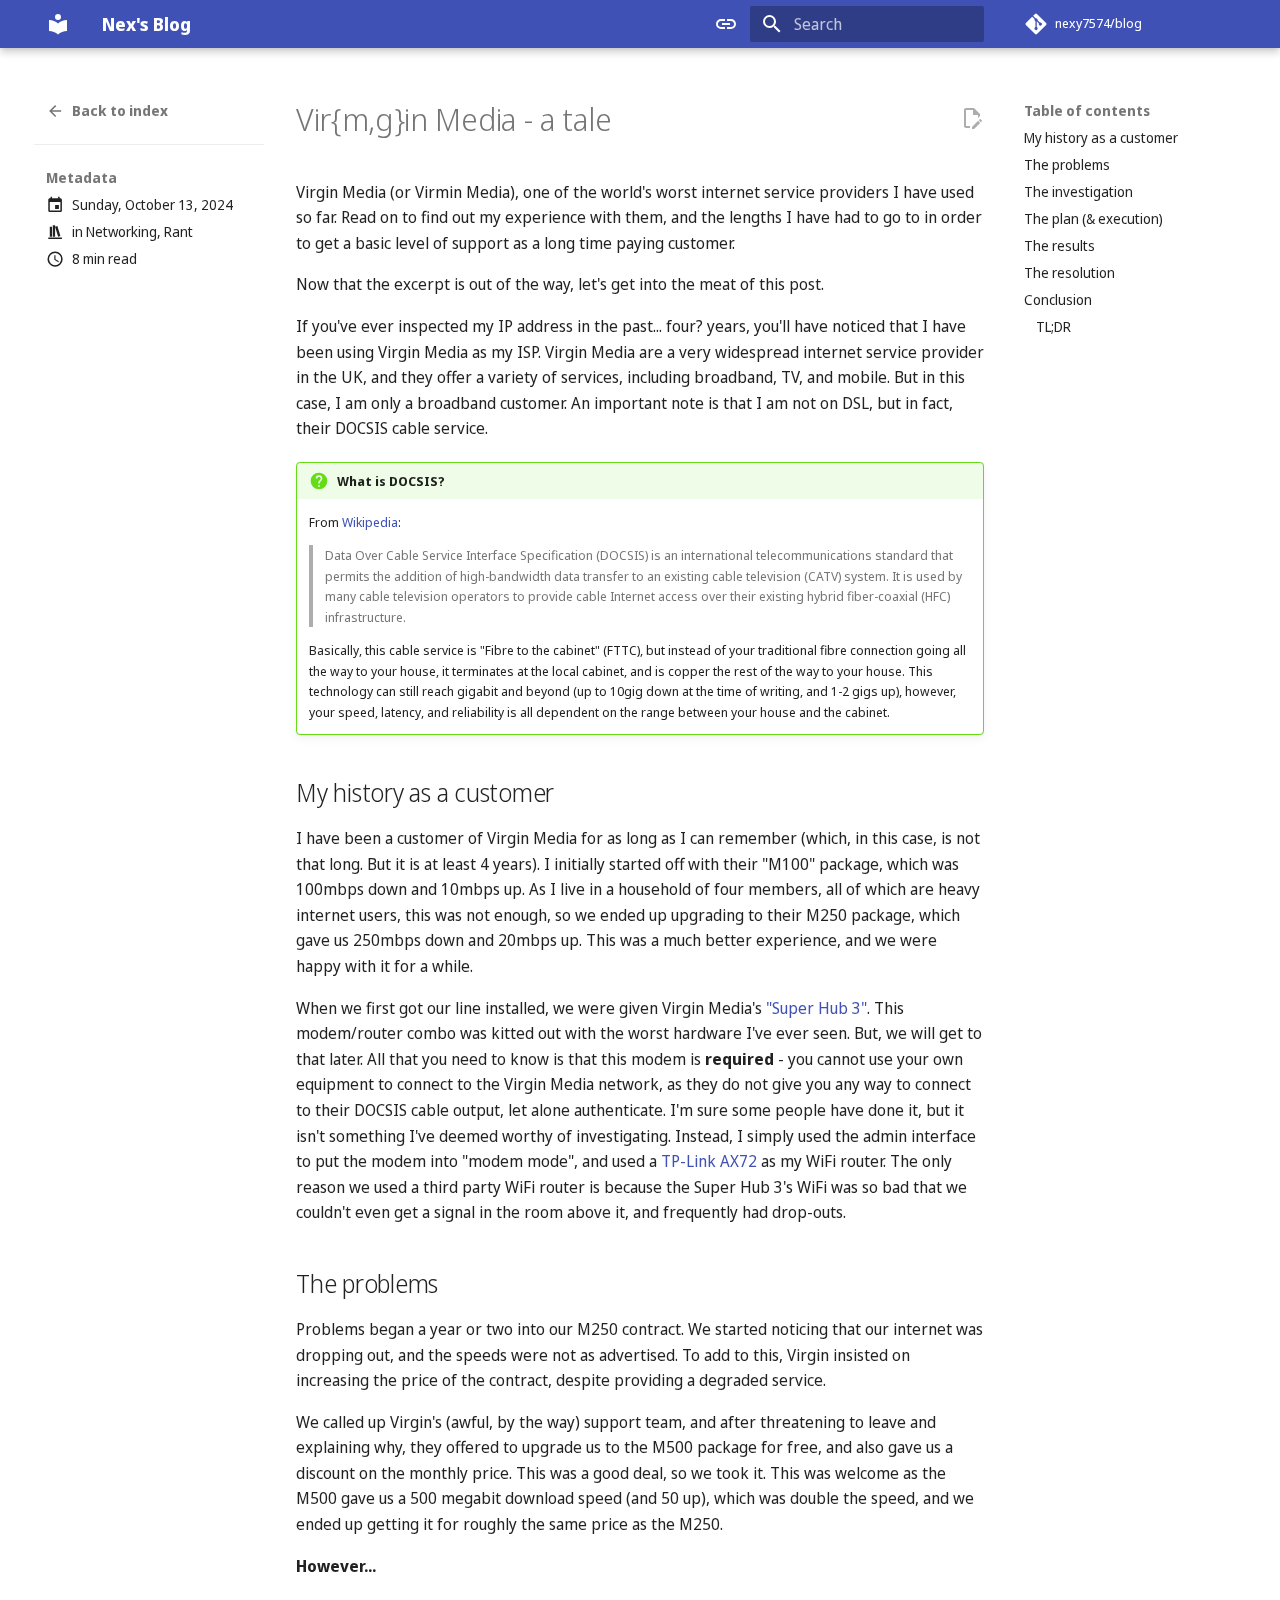
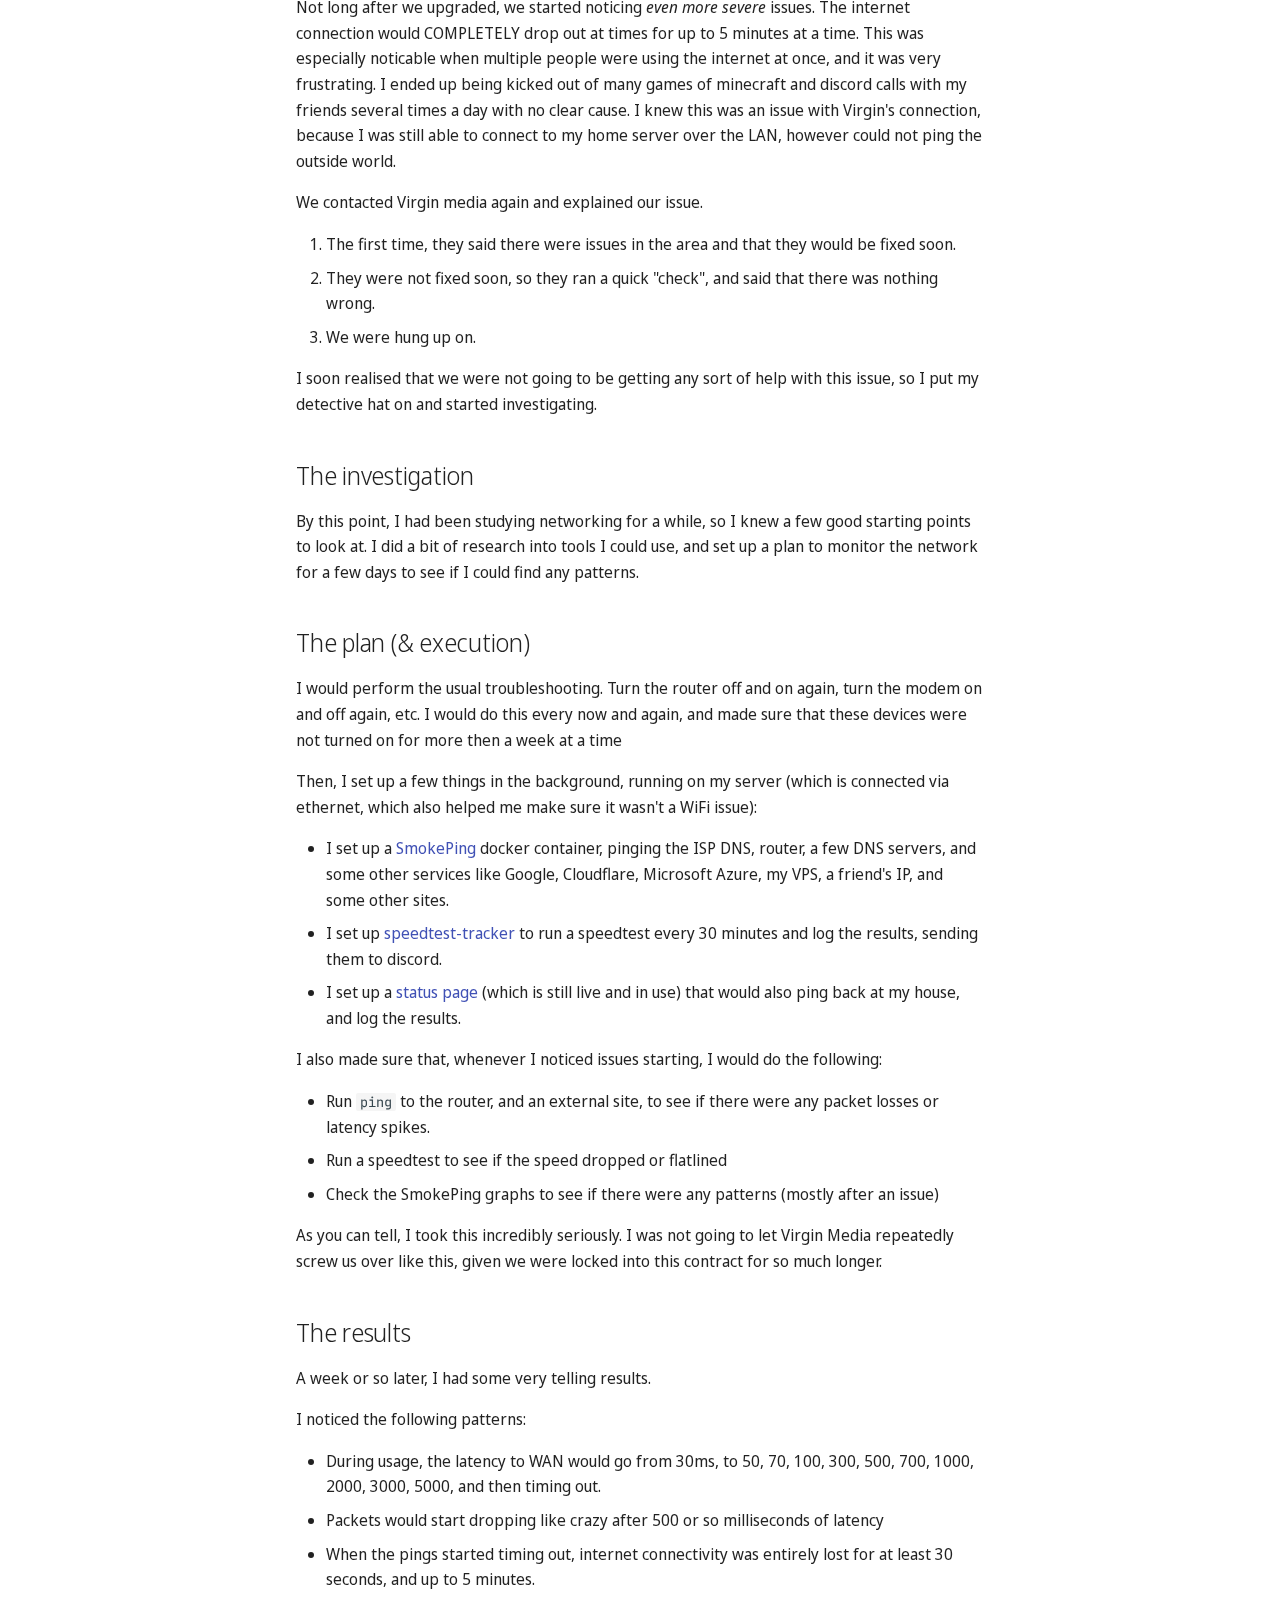
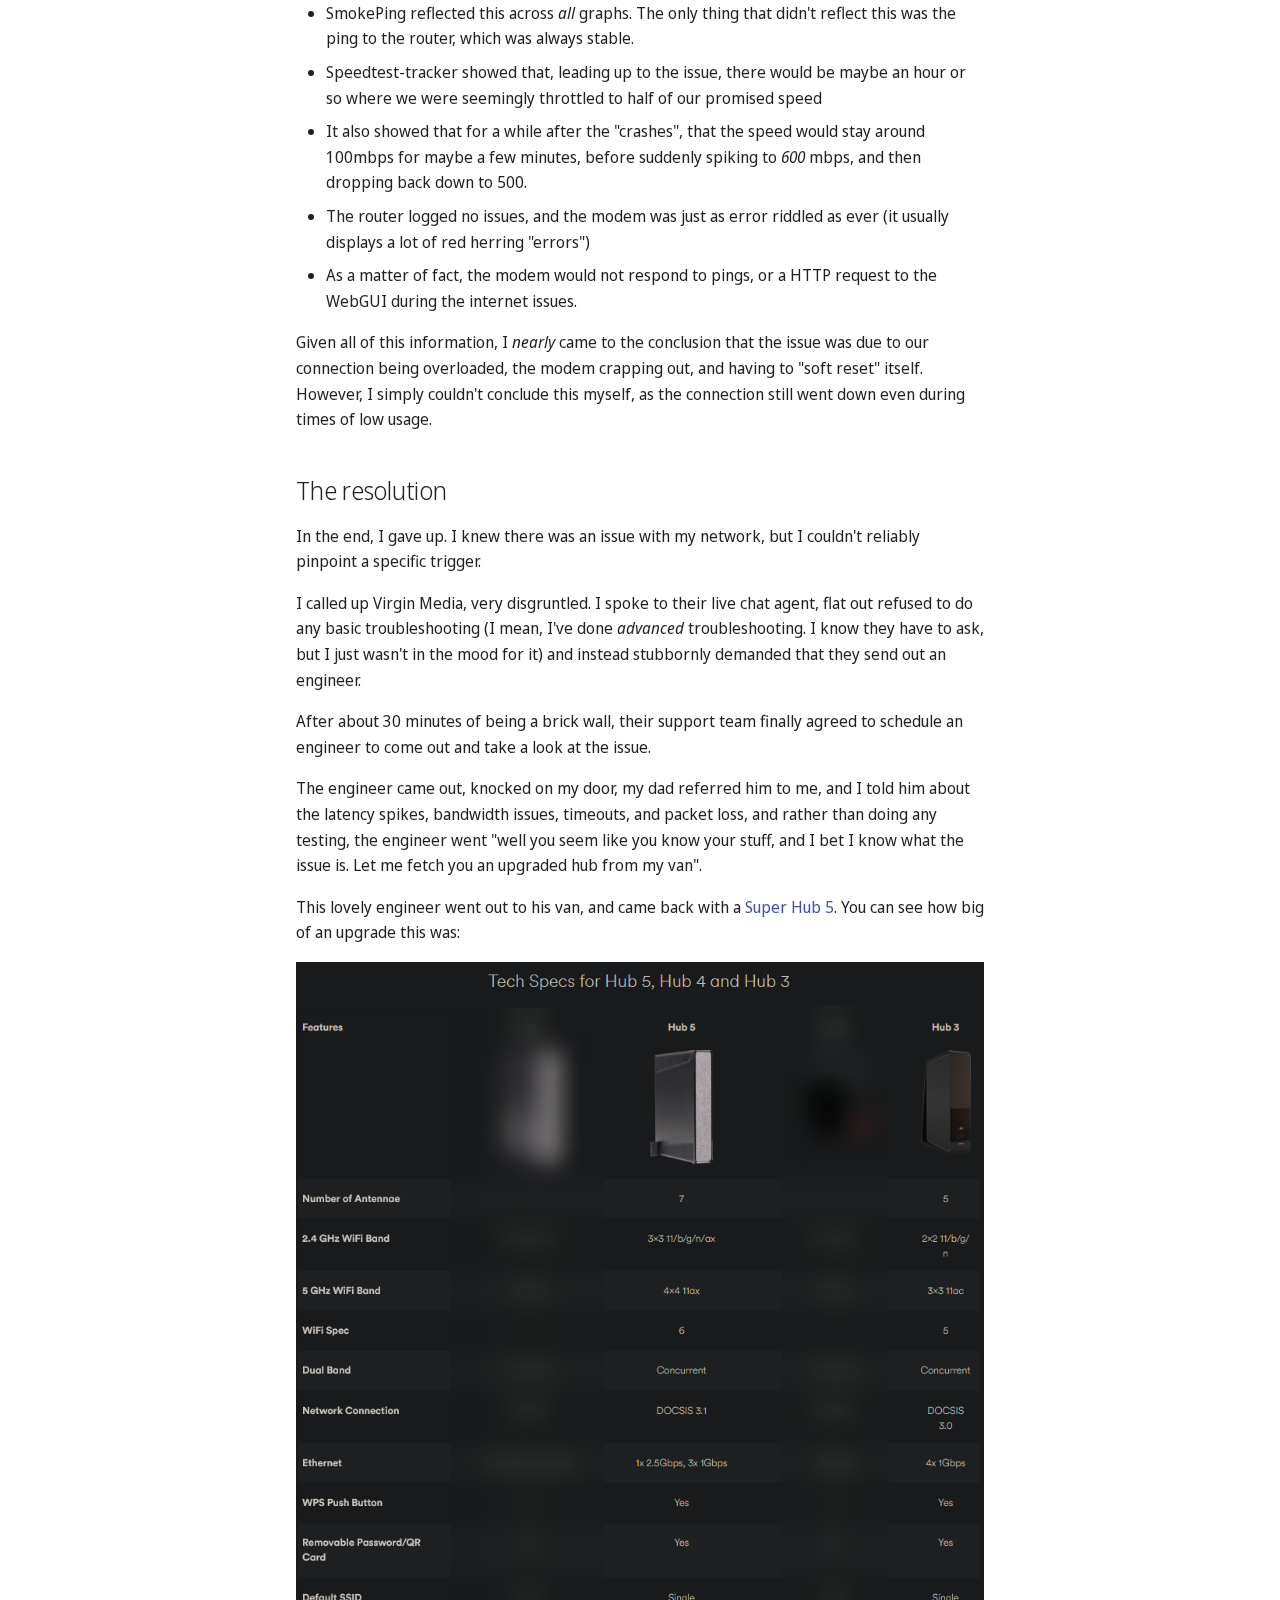
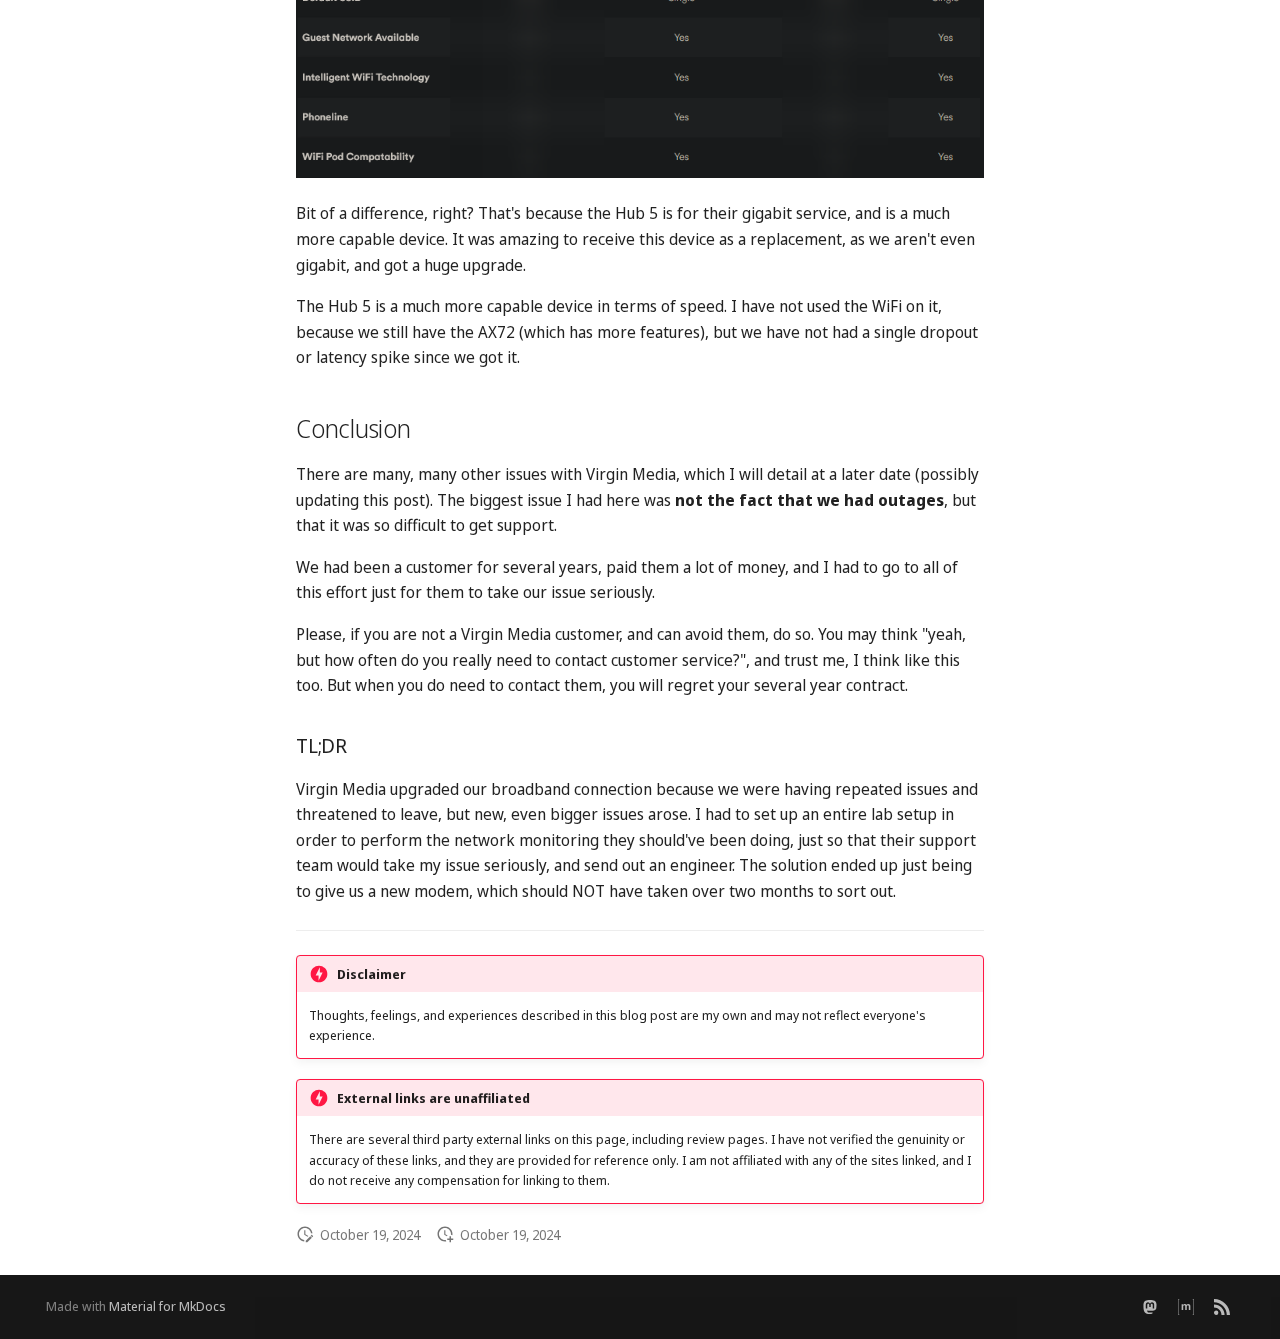
<file: 2024/10/13/virgin-rant/index.html>
<!doctype html><html lang=en class=no-js> <head><meta charset=utf-8><meta name=viewport content="width=device-width,initial-scale=1"><meta name=description content="I ran out of characters for microblogging so this is where the big words go"><link href="https://blog.nexy7574.co.uk/2024/10/13/virgin-rant/" rel="canonical"><link href=../../09/hello-world/ rel=prev><link rel=alternate type=application/rss+xml title="RSS feed" href=../../../../feed_rss_created.xml><link rel=alternate type=application/rss+xml title="RSS feed of updated content" href=../../../../feed_rss_updated.xml><link rel=icon href=../../../../assets/images/favicon.png><meta name=generator content="mkdocs-1.6.1, mkdocs-material-9.5.41"><title>Vir{m,g}in Media - a tale - Nex's Blog</title><link rel=stylesheet href=../../../../assets/stylesheets/main.0253249f.min.css><link rel=stylesheet href=../../../../assets/stylesheets/palette.06af60db.min.css><link rel="stylesheet" href="../../../../assets/external/fonts.googleapis.com/css.b2c90908.css"><style>:root{--md-text-font:"Noto Sans Display";--md-code-font:"JetBrains Mono"}</style><script>__md_scope=new URL("../../../..",location),__md_hash=e=>[...e].reduce(((e,_)=>(e<<5)-e+_.charCodeAt(0)),0),__md_get=(e,_=localStorage,t=__md_scope)=>JSON.parse(_.getItem(t.pathname+"."+e)),__md_set=(e,_,t=localStorage,a=__md_scope)=>{try{t.setItem(a.pathname+"."+e,JSON.stringify(_))}catch(e){}}</script><meta property=og:type content=website><meta property=og:title content="Vir{m,g}in Media - a tale - Nex's Blog"><meta property=og:description content="I ran out of characters for microblogging so this is where the big words go"><meta property=og:image content="https://blog.nexy7574.co.uk/assets/images/social/posts/0002-Virgin Media rant/rant.png"><meta property=og:image:type content=image/png><meta property=og:image:width content=1200><meta property=og:image:height content=630><meta content=https://blog.nexy7574.co.uk/2024/10/13/virgin-rant/ property=og:url><meta name=twitter:card content=summary_large_image><meta name=twitter:title content="Vir{m,g}in Media - a tale - Nex's Blog"><meta name=twitter:description content="I ran out of characters for microblogging so this is where the big words go"><meta name=twitter:image content="https://blog.nexy7574.co.uk/assets/images/social/posts/0002-Virgin Media rant/rant.png"></head> <body dir=ltr data-md-color-scheme=default data-md-color-primary=indigo data-md-color-accent=indigo> <input class=md-toggle data-md-toggle=drawer type=checkbox id=__drawer autocomplete=off> <input class=md-toggle data-md-toggle=search type=checkbox id=__search autocomplete=off> <label class=md-overlay for=__drawer></label> <div data-md-component=skip> <a href=#virmgin-media-a-tale class=md-skip> Skip to content </a> </div> <div data-md-component=announce> </div> <header class="md-header md-header--shadow" data-md-component=header> <nav class="md-header__inner md-grid" aria-label=Header> <a href=../../../.. title="Nex's Blog" class="md-header__button md-logo" aria-label="Nex's Blog" data-md-component=logo> <svg xmlns=http://www.w3.org/2000/svg viewbox="0 0 24 24"><path d="M12 8a3 3 0 0 0 3-3 3 3 0 0 0-3-3 3 3 0 0 0-3 3 3 3 0 0 0 3 3m0 3.54C9.64 9.35 6.5 8 3 8v11c3.5 0 6.64 1.35 9 3.54 2.36-2.19 5.5-3.54 9-3.54V8c-3.5 0-6.64 1.35-9 3.54"/></svg> </a> <label class="md-header__button md-icon" for=__drawer> <svg xmlns=http://www.w3.org/2000/svg viewbox="0 0 24 24"><path d="M3 6h18v2H3zm0 5h18v2H3zm0 5h18v2H3z"/></svg> </label> <div class=md-header__title data-md-component=header-title> <div class=md-header__ellipsis> <div class=md-header__topic> <span class=md-ellipsis> Nex's Blog </span> </div> <div class=md-header__topic data-md-component=header-topic> <span class=md-ellipsis> Vir{m,g}in Media - a tale </span> </div> </div> </div> <form class=md-header__option data-md-component=palette> <input class=md-option data-md-color-media=(prefers-color-scheme) data-md-color-scheme=default data-md-color-primary=indigo data-md-color-accent=indigo aria-label="Switch to light mode" type=radio name=__palette id=__palette_0> <label class="md-header__button md-icon" title="Switch to light mode" for=__palette_1 hidden> <svg xmlns=http://www.w3.org/2000/svg viewbox="0 0 24 24"><path d="M3.9 12c0-1.71 1.39-3.1 3.1-3.1h4V7H7a5 5 0 0 0-5 5 5 5 0 0 0 5 5h4v-1.9H7c-1.71 0-3.1-1.39-3.1-3.1M8 13h8v-2H8zm9-6h-4v1.9h4c1.71 0 3.1 1.39 3.1 3.1s-1.39 3.1-3.1 3.1h-4V17h4a5 5 0 0 0 5-5 5 5 0 0 0-5-5"/></svg> </label> <input class=md-option data-md-color-media="(prefers-color-scheme: light)" data-md-color-scheme=default data-md-color-primary=indigo data-md-color-accent=deep-purple aria-label="Switch to dark mode" type=radio name=__palette id=__palette_1> <label class="md-header__button md-icon" title="Switch to dark mode" for=__palette_2 hidden> <svg xmlns=http://www.w3.org/2000/svg viewbox="0 0 24 24"><path d="M17 7H7a5 5 0 0 0-5 5 5 5 0 0 0 5 5h10a5 5 0 0 0 5-5 5 5 0 0 0-5-5m0 8a3 3 0 0 1-3-3 3 3 0 0 1 3-3 3 3 0 0 1 3 3 3 3 0 0 1-3 3"/></svg> </label> <input class=md-option data-md-color-media="(prefers-color-scheme: dark)" data-md-color-scheme=slate data-md-color-primary=deep-purple data-md-color-accent=indigo aria-label="Switch to system preference" type=radio name=__palette id=__palette_2> <label class="md-header__button md-icon" title="Switch to system preference" for=__palette_0 hidden> <svg xmlns=http://www.w3.org/2000/svg viewbox="0 0 24 24"><path d="M17 7H7a5 5 0 0 0-5 5 5 5 0 0 0 5 5h10a5 5 0 0 0 5-5 5 5 0 0 0-5-5M7 15a3 3 0 0 1-3-3 3 3 0 0 1 3-3 3 3 0 0 1 3 3 3 3 0 0 1-3 3"/></svg> </label> </form> <script>var palette=__md_get("__palette");if(palette&&palette.color){if("(prefers-color-scheme)"===palette.color.media){var media=matchMedia("(prefers-color-scheme: light)"),input=document.querySelector(media.matches?"[data-md-color-media='(prefers-color-scheme: light)']":"[data-md-color-media='(prefers-color-scheme: dark)']");palette.color.media=input.getAttribute("data-md-color-media"),palette.color.scheme=input.getAttribute("data-md-color-scheme"),palette.color.primary=input.getAttribute("data-md-color-primary"),palette.color.accent=input.getAttribute("data-md-color-accent")}for(var[key,value]of Object.entries(palette.color))document.body.setAttribute("data-md-color-"+key,value)}</script> <label class="md-header__button md-icon" for=__search> <svg xmlns=http://www.w3.org/2000/svg viewbox="0 0 24 24"><path d="M9.5 3A6.5 6.5 0 0 1 16 9.5c0 1.61-.59 3.09-1.56 4.23l.27.27h.79l5 5-1.5 1.5-5-5v-.79l-.27-.27A6.52 6.52 0 0 1 9.5 16 6.5 6.5 0 0 1 3 9.5 6.5 6.5 0 0 1 9.5 3m0 2C7 5 5 7 5 9.5S7 14 9.5 14 14 12 14 9.5 12 5 9.5 5"/></svg> </label> <div class=md-search data-md-component=search role=dialog> <label class=md-search__overlay for=__search></label> <div class=md-search__inner role=search> <form class=md-search__form name=search> <input type=text class=md-search__input name=query aria-label=Search placeholder=Search autocapitalize=off autocorrect=off autocomplete=off spellcheck=false data-md-component=search-query required> <label class="md-search__icon md-icon" for=__search> <svg xmlns=http://www.w3.org/2000/svg viewbox="0 0 24 24"><path d="M9.5 3A6.5 6.5 0 0 1 16 9.5c0 1.61-.59 3.09-1.56 4.23l.27.27h.79l5 5-1.5 1.5-5-5v-.79l-.27-.27A6.52 6.52 0 0 1 9.5 16 6.5 6.5 0 0 1 3 9.5 6.5 6.5 0 0 1 9.5 3m0 2C7 5 5 7 5 9.5S7 14 9.5 14 14 12 14 9.5 12 5 9.5 5"/></svg> <svg xmlns=http://www.w3.org/2000/svg viewbox="0 0 24 24"><path d="M20 11v2H8l5.5 5.5-1.42 1.42L4.16 12l7.92-7.92L13.5 5.5 8 11z"/></svg> </label> <nav class=md-search__options aria-label=Search> <button type=reset class="md-search__icon md-icon" title=Clear aria-label=Clear tabindex=-1> <svg xmlns=http://www.w3.org/2000/svg viewbox="0 0 24 24"><path d="M19 6.41 17.59 5 12 10.59 6.41 5 5 6.41 10.59 12 5 17.59 6.41 19 12 13.41 17.59 19 19 17.59 13.41 12z"/></svg> </button> </nav> <div class=md-search__suggest data-md-component=search-suggest></div> </form> <div class=md-search__output> <div class=md-search__scrollwrap tabindex=0 data-md-scrollfix> <div class=md-search-result data-md-component=search-result> <div class=md-search-result__meta> Initializing search </div> <ol class=md-search-result__list role=presentation></ol> </div> </div> </div> </div> </div> <div class=md-header__source> <a href="https://codeberg.org/nexy7574/blog" title="Go to repository" class="md-source" data-md-component="source"> <div class="md-source__icon md-icon"> <svg xmlns=http://www.w3.org/2000/svg viewbox="0 0 448 512"><!-- Font Awesome Free 6.6.0 by @fontawesome - https://fontawesome.com License - https://fontawesome.com/license/free (Icons: CC BY 4.0, Fonts: SIL OFL 1.1, Code: MIT License) Copyright 2024 Fonticons, Inc.--><path d="M439.55 236.05 244 40.45a28.87 28.87 0 0 0-40.81 0l-40.66 40.63 51.52 51.52c27.06-9.14 52.68 16.77 43.39 43.68l49.66 49.66c34.23-11.8 61.18 31 35.47 56.69-26.49 26.49-70.21-2.87-56-37.34L240.22 199v121.85c25.3 12.54 22.26 41.85 9.08 55a34.34 34.34 0 0 1-48.55 0c-17.57-17.6-11.07-46.91 11.25-56v-123c-20.8-8.51-24.6-30.74-18.64-45L142.57 101 8.45 235.14a28.86 28.86 0 0 0 0 40.81l195.61 195.6a28.86 28.86 0 0 0 40.8 0l194.69-194.69a28.86 28.86 0 0 0 0-40.81"/></svg> </div> <div class=md-source__repository> nexy7574/blog </div> </a> </div> </nav> </header> <div class=md-container data-md-component=container> <main class=md-main data-md-component=main> <div class="md-main__inner md-grid"> <div class="md-sidebar md-sidebar--primary" data-md-component=sidebar data-md-type=navigation hidden> <div class=md-sidebar__scrollwrap> <div class=md-sidebar__inner> <nav class="md-nav md-nav--primary" aria-label=Navigation data-md-level=0> <label class=md-nav__title for=__drawer> <a href=../../../.. title="Nex's Blog" class="md-nav__button md-logo" aria-label="Nex's Blog" data-md-component=logo> <svg xmlns=http://www.w3.org/2000/svg viewbox="0 0 24 24"><path d="M12 8a3 3 0 0 0 3-3 3 3 0 0 0-3-3 3 3 0 0 0-3 3 3 3 0 0 0 3 3m0 3.54C9.64 9.35 6.5 8 3 8v11c3.5 0 6.64 1.35 9 3.54 2.36-2.19 5.5-3.54 9-3.54V8c-3.5 0-6.64 1.35-9 3.54"/></svg> </a> Nex's Blog </label> <div class=md-nav__source> <a href="https://codeberg.org/nexy7574/blog" title="Go to repository" class="md-source" data-md-component="source"> <div class="md-source__icon md-icon"> <svg xmlns=http://www.w3.org/2000/svg viewbox="0 0 448 512"><!-- Font Awesome Free 6.6.0 by @fontawesome - https://fontawesome.com License - https://fontawesome.com/license/free (Icons: CC BY 4.0, Fonts: SIL OFL 1.1, Code: MIT License) Copyright 2024 Fonticons, Inc.--><path d="M439.55 236.05 244 40.45a28.87 28.87 0 0 0-40.81 0l-40.66 40.63 51.52 51.52c27.06-9.14 52.68 16.77 43.39 43.68l49.66 49.66c34.23-11.8 61.18 31 35.47 56.69-26.49 26.49-70.21-2.87-56-37.34L240.22 199v121.85c25.3 12.54 22.26 41.85 9.08 55a34.34 34.34 0 0 1-48.55 0c-17.57-17.6-11.07-46.91 11.25-56v-123c-20.8-8.51-24.6-30.74-18.64-45L142.57 101 8.45 235.14a28.86 28.86 0 0 0 0 40.81l195.61 195.6a28.86 28.86 0 0 0 40.8 0l194.69-194.69a28.86 28.86 0 0 0 0-40.81"/></svg> </div> <div class=md-source__repository> nexy7574/blog </div> </a> </div> <ul class=md-nav__list data-md-scrollfix> <li class="md-nav__item md-nav__item--active"> <a href=../../../.. class=md-nav__link> <span class=md-ellipsis> My blog </span> </a> </li> <li class="md-nav__item md-nav__item--section md-nav__item--nested"> <input class="md-nav__toggle md-toggle " type=checkbox id=__nav_2> <label class=md-nav__link for=__nav_2 id=__nav_2_label tabindex> <span class=md-ellipsis> Archive </span> <span class="md-nav__icon md-icon"></span> </label> <nav class=md-nav data-md-level=1 aria-labelledby=__nav_2_label aria-expanded=false> <label class=md-nav__title for=__nav_2> <span class="md-nav__icon md-icon"></span> Archive </label> <ul class=md-nav__list data-md-scrollfix> <li class=md-nav__item> <a href=../../../../archive/2024/ class=md-nav__link> <span class=md-ellipsis> 2024 </span> </a> </li> </ul> </nav> </li> <li class="md-nav__item md-nav__item--section md-nav__item--nested"> <input class="md-nav__toggle md-toggle " type=checkbox id=__nav_3> <label class=md-nav__link for=__nav_3 id=__nav_3_label tabindex> <span class=md-ellipsis> Categories </span> <span class="md-nav__icon md-icon"></span> </label> <nav class=md-nav data-md-level=1 aria-labelledby=__nav_3_label aria-expanded=false> <label class=md-nav__title for=__nav_3> <span class="md-nav__icon md-icon"></span> Categories </label> <ul class=md-nav__list data-md-scrollfix> <li class=md-nav__item> <a href=../../../../category/guides/ class=md-nav__link> <span class=md-ellipsis> Guides </span> </a> </li> <li class=md-nav__item> <a href=../../../../category/meta/ class=md-nav__link> <span class=md-ellipsis> Meta </span> </a> </li> <li class=md-nav__item> <a href=../../../../category/networking/ class=md-nav__link> <span class=md-ellipsis> Networking </span> </a> </li> <li class=md-nav__item> <a href=../../../../category/programming/ class=md-nav__link> <span class=md-ellipsis> Programming </span> </a> </li> <li class=md-nav__item> <a href=../../../../category/rant/ class=md-nav__link> <span class=md-ellipsis> Rant </span> </a> </li> <li class=md-nav__item> <a href=../../../../category/software/ class=md-nav__link> <span class=md-ellipsis> Software </span> </a> </li> </ul> </nav> </li> </ul> </nav> </div> </div> </div> <div class="md-sidebar md-sidebar--secondary" data-md-component=sidebar data-md-type=toc> <div class=md-sidebar__scrollwrap> <div class=md-sidebar__inner> <nav class="md-nav md-nav--secondary" aria-label="Table of contents"> <label class=md-nav__title for=__toc> <span class="md-nav__icon md-icon"></span> Table of contents </label> <ul class=md-nav__list data-md-component=toc data-md-scrollfix> <li class=md-nav__item> <a href=#my-history-as-a-customer class=md-nav__link> <span class=md-ellipsis> My history as a customer </span> </a> </li> <li class=md-nav__item> <a href=#the-problems class=md-nav__link> <span class=md-ellipsis> The problems </span> </a> </li> <li class=md-nav__item> <a href=#the-investigation class=md-nav__link> <span class=md-ellipsis> The investigation </span> </a> </li> <li class=md-nav__item> <a href=#the-plan-execution class=md-nav__link> <span class=md-ellipsis> The plan (&amp; execution) </span> </a> </li> <li class=md-nav__item> <a href=#the-results class=md-nav__link> <span class=md-ellipsis> The results </span> </a> </li> <li class=md-nav__item> <a href=#the-resolution class=md-nav__link> <span class=md-ellipsis> The resolution </span> </a> </li> <li class=md-nav__item> <a href=#conclusion class=md-nav__link> <span class=md-ellipsis> Conclusion </span> </a> <nav class=md-nav aria-label=Conclusion> <ul class=md-nav__list> <li class=md-nav__item> <a href=#tldr class=md-nav__link> <span class=md-ellipsis> TL;DR </span> </a> </li> </ul> </nav> </li> </ul> </nav> </div> </div> </div> <div class="md-content md-content--post" data-md-component=content> <div class="md-sidebar md-sidebar--post" data-md-component=sidebar data-md-type=navigation> <div class=md-sidebar__scrollwrap> <div class="md-sidebar__inner md-post"> <nav class="md-nav md-nav--primary"> <div class=md-post__back> <div class="md-nav__title md-nav__container"> <a href=../../../.. class=md-nav__link> <svg xmlns=http://www.w3.org/2000/svg viewbox="0 0 24 24"><path d="M20 11v2H8l5.5 5.5-1.42 1.42L4.16 12l7.92-7.92L13.5 5.5 8 11z"/></svg> <span class=md-ellipsis> Back to index </span> </a> </div> </div> <ul class="md-post__meta md-nav__list"> <li class="md-nav__item md-nav__item--section"> <div class=md-post__title> <span class=md-ellipsis> Metadata </span> </div> <nav class=md-nav> <ul class=md-nav__list> <li class=md-nav__item> <div class=md-nav__link> <svg xmlns=http://www.w3.org/2000/svg viewbox="0 0 24 24"><path d="M19 19H5V8h14m-3-7v2H8V1H6v2H5c-1.11 0-2 .89-2 2v14a2 2 0 0 0 2 2h14a2 2 0 0 0 2-2V5a2 2 0 0 0-2-2h-1V1m-1 11h-5v5h5z"/></svg> <time datetime="2024-10-13 00:00:00" class=md-ellipsis>Sunday, October 13, 2024</time> </div> </li> <li class=md-nav__item> <div class=md-nav__link> <svg xmlns=http://www.w3.org/2000/svg viewbox="0 0 24 24"><path d="M9 3v15h3V3zm3 2 4 13 3-1-4-13zM5 5v13h3V5zM3 19v2h18v-2z"/></svg> <span class=md-ellipsis> in <a href=../../../../category/networking/ >Networking</a>, <a href=../../../../category/rant/ >Rant</a></span> </div> </li> <li class=md-nav__item> <div class=md-nav__link> <svg xmlns=http://www.w3.org/2000/svg viewbox="0 0 24 24"><path d="M12 20a8 8 0 0 0 8-8 8 8 0 0 0-8-8 8 8 0 0 0-8 8 8 8 0 0 0 8 8m0-18a10 10 0 0 1 10 10 10 10 0 0 1-10 10C6.47 22 2 17.5 2 12A10 10 0 0 1 12 2m.5 5v5.25l4.5 2.67-.75 1.23L11 13V7z"/></svg> <span class=md-ellipsis> 8 min read </span> </div> </li> </ul> </nav> </li> </ul> </nav> </div> </div> </div> <article class="md-content__inner md-typeset"> <a href="https://codeberg.org/nexy7574/blog/edit/dev/docs/posts/0002-Virgin Media rant/rant.md" title="Edit this page" class="md-content__button md-icon"> <svg xmlns=http://www.w3.org/2000/svg viewbox="0 0 24 24"><path d="M10 20H6V4h7v5h5v3.1l2-2V8l-6-6H6c-1.1 0-2 .9-2 2v16c0 1.1.9 2 2 2h4zm10.2-7c.1 0 .3.1.4.2l1.3 1.3c.2.2.2.6 0 .8l-1 1-2.1-2.1 1-1c.1-.1.2-.2.4-.2m0 3.9L14.1 23H12v-2.1l6.1-6.1z"/></svg> </a> <h1 id=virmgin-media-a-tale>Vir{m,g}in Media - a tale<a class=headerlink href=#virmgin-media-a-tale title="Permanent link">&para;</a></h1> <p>Virgin Media (or Virmin Media), one of the world's worst internet service providers I have used so far. Read on to find out my experience with them, and the lengths I have had to go to in order to get a basic level of support as a long time paying customer.</p> <!-- more --> <p>Now that the excerpt is out of the way, let's get into the meat of this post.</p> <p>If you've ever inspected my IP address in the past... four? years, you'll have noticed that I have been using Virgin Media as my ISP. Virgin Media are a very widespread internet service provider in the UK, and they offer a variety of services, including broadband, TV, and mobile. But in this case, I am only a broadband customer. An important note is that I am not on DSL, but in fact, their DOCSIS cable service.</p> <div class="admonition question"> <p class=admonition-title>What is DOCSIS?</p> <p>From <a href="https://en.wikipedia.org/wiki/DOCSIS">Wikipedia</a>:</p> <blockquote> <p>Data Over Cable Service Interface Specification (DOCSIS) is an international telecommunications standard that permits the addition of high-bandwidth data transfer to an existing cable television (CATV) system. It is used by many cable television operators to provide cable Internet access over their existing hybrid fiber-coaxial (HFC) infrastructure. </p> </blockquote> <p>Basically, this cable service is "Fibre to the cabinet" (FTTC), but instead of your traditional fibre connection going all the way to your house, it terminates at the local cabinet, and is copper the rest of the way to your house. This technology can still reach gigabit and beyond (up to 10gig down at the time of writing, and 1-2 gigs up), however, your speed, latency, and reliability is all dependent on the range between your house and the cabinet.</p> </div> <h2 id=my-history-as-a-customer>My history as a customer<a class=headerlink href=#my-history-as-a-customer title="Permanent link">&para;</a></h2> <p>I have been a customer of Virgin Media for as long as I can remember (which, in this case, is not that long. But it is at least 4 years). I initially started off with their "M100" package, which was 100mbps down and 10mbps up. As I live in a household of four members, all of which are heavy internet users, this was not enough, so we ended up upgrading to their M250 package, which gave us 250mbps down and 20mbps up. This was a much better experience, and we were happy with it for a while.</p> <p>When we first got our line installed, we were given Virgin Media's <a href="https://www.techradar.com/reviews/virgin-media-super-hub-3">"Super Hub 3"</a>. This modem/router combo was kitted out with the worst hardware I've ever seen. But, we will get to that later. All that you need to know is that this modem is <strong>required</strong> - you cannot use your own equipment to connect to the Virgin Media network, as they do not give you any way to connect to their DOCSIS cable output, let alone authenticate. I'm sure some people have done it, but it isn't something I've deemed worthy of investigating. Instead, I simply used the admin interface to put the modem into "modem mode", and used a <a href="https://www.tp-link.com/uk/home-networking/wifi-router/archer-ax72/">TP-Link AX72</a> as my WiFi router. The only reason we used a third party WiFi router is because the Super Hub 3's WiFi was so bad that we couldn't even get a signal in the room above it, and frequently had drop-outs.</p> <h2 id=the-problems>The problems<a class=headerlink href=#the-problems title="Permanent link">&para;</a></h2> <p>Problems began a year or two into our M250 contract. We started noticing that our internet was dropping out, and the speeds were not as advertised. To add to this, Virgin insisted on increasing the price of the contract, despite providing a degraded service.</p> <p>We called up Virgin's (awful, by the way) support team, and after threatening to leave and explaining why, they offered to upgrade us to the M500 package for free, and also gave us a discount on the monthly price. This was a good deal, so we took it. This was welcome as the M500 gave us a 500 megabit download speed (and 50 up), which was double the speed, and we ended up getting it for roughly the same price as the M250.</p> <p><strong>However...</strong></p> <p>Not long after we upgraded, we started noticing <em>even more severe</em> issues. The internet connection would COMPLETELY drop out at times for up to 5 minutes at a time. This was especially noticable when multiple people were using the internet at once, and it was very frustrating. I ended up being kicked out of many games of minecraft and discord calls with my friends several times a day with no clear cause. I knew this was an issue with Virgin's connection, because I was still able to connect to my home server over the LAN, however could not ping the outside world.</p> <p>We contacted Virgin media again and explained our issue.</p> <ol> <li>The first time, they said there were issues in the area and that they would be fixed soon.</li> <li>They were not fixed soon, so they ran a quick "check", and said that there was nothing wrong.</li> <li>We were hung up on.</li> </ol> <p>I soon realised that we were not going to be getting any sort of help with this issue, so I put my detective hat on and started investigating.</p> <h2 id=the-investigation>The investigation<a class=headerlink href=#the-investigation title="Permanent link">&para;</a></h2> <p>By this point, I had been studying networking for a while, so I knew a few good starting points to look at. I did a bit of research into tools I could use, and set up a plan to monitor the network for a few days to see if I could find any patterns.</p> <h2 id=the-plan-execution>The plan (&amp; execution)<a class=headerlink href=#the-plan-execution title="Permanent link">&para;</a></h2> <p>I would perform the usual troubleshooting. Turn the router off and on again, turn the modem on and off again, etc. I would do this every now and again, and made sure that these devices were not turned on for more then a week at a time</p> <p>Then, I set up a few things in the background, running on my server (which is connected via ethernet, which also helped me make sure it wasn't a WiFi issue):</p> <ul> <li>I set up a <a href="https://fleet.linuxserver.io/image?name=linuxserver/smokeping">SmokePing</a> docker container, pinging the ISP DNS, router, a few DNS servers, and some other services like Google, Cloudflare, Microsoft Azure, my VPS, a friend's IP, and some other sites.</li> <li>I set up <a href="https://fleet.linuxserver.io/image?name=linuxserver/speedtest-tracker">speedtest-tracker</a> to run a speedtest every 30 minutes and log the results, sending them to discord.</li> <li>I set up a <a href="https://status.nexy7574.co.uk">status page</a> (which is still live and in use) that would also ping back at my house, and log the results.</li> </ul> <p>I also made sure that, whenever I noticed issues starting, I would do the following:</p> <ul> <li>Run <code>ping</code> to the router, and an external site, to see if there were any packet losses or latency spikes.</li> <li>Run a speedtest to see if the speed dropped or flatlined</li> <li>Check the SmokePing graphs to see if there were any patterns (mostly after an issue)</li> </ul> <p>As you can tell, I took this incredibly seriously. I was not going to let Virgin Media repeatedly screw us over like this, given we were locked into this contract for so much longer.</p> <h2 id=the-results>The results<a class=headerlink href=#the-results title="Permanent link">&para;</a></h2> <p>A week or so later, I had some very telling results.</p> <p>I noticed the following patterns:</p> <ul> <li>During usage, the latency to WAN would go from 30ms, to 50, 70, 100, 300, 500, 700, 1000, 2000, 3000, 5000, and then timing out.</li> <li>Packets would start dropping like crazy after 500 or so milliseconds of latency</li> <li>When the pings started timing out, internet connectivity was entirely lost for at least 30 seconds, and up to 5 minutes.</li> <li>SmokePing reflected this across <em>all</em> graphs. The only thing that didn't reflect this was the ping to the router, which was always stable.</li> <li>Speedtest-tracker showed that, leading up to the issue, there would be maybe an hour or so where we were seemingly throttled to half of our promised speed</li> <li> <p>It also showed that for a while after the "crashes", that the speed would stay around 100mbps for maybe a few minutes, before suddenly spiking to <em>600</em> mbps, and then dropping back down to 500.</p> </li> <li> <p>The router logged no issues, and the modem was just as error riddled as ever (it usually displays a lot of red herring "errors")</p> </li> <li>As a matter of fact, the modem would not respond to pings, or a HTTP request to the WebGUI during the internet issues.</li> </ul> <p>Given all of this information, I <em>nearly</em> came to the conclusion that the issue was due to our connection being overloaded, the modem crapping out, and having to "soft reset" itself. However, I simply couldn't conclude this myself, as the connection still went down even during times of low usage.</p> <h2 id=the-resolution>The resolution<a class=headerlink href=#the-resolution title="Permanent link">&para;</a></h2> <p>In the end, I gave up. I knew there was an issue with my network, but I couldn't reliably pinpoint a specific trigger.</p> <p>I called up Virgin Media, very disgruntled. I spoke to their live chat agent, flat out refused to do any basic troubleshooting (I mean, I've done <em>advanced</em> troubleshooting. I know they have to ask, but I just wasn't in the mood for it) and instead stubbornly demanded that they send out an engineer.</p> <p>After about 30 minutes of being a brick wall, their support team finally agreed to schedule an engineer to come out and take a look at the issue.</p> <p>The engineer came out, knocked on my door, my dad referred him to me, and I told him about the latency spikes, bandwidth issues, timeouts, and packet loss, and rather than doing any testing, the engineer went "well you seem like you know your stuff, and I bet I know what the issue is. Let me fetch you an upgraded hub from my van".</p> <p>This lovely engineer went out to his van, and came back with a <a href="https://www.virginmedia.com/broadband/existing-customer-deals/hub">Super Hub 5</a>. You can see how big of an upgrade this was:</p> <p><a href=../../../../0002-Virgin%20Media%20rant/specs.png><img alt="Super Hub 3 vs Super Hub 5" src=../../../../0002-Virgin%20Media%20rant/specs.png></a></p> <p>Bit of a difference, right? That's because the Hub 5 is for their gigabit service, and is a much more capable device. It was amazing to receive this device as a replacement, as we aren't even gigabit, and got a huge upgrade.</p> <p>The Hub 5 is a much more capable device in terms of speed. I have not used the WiFi on it, because we still have the AX72 (which has more features), but we have not had a single dropout or latency spike since we got it.</p> <h2 id=conclusion>Conclusion<a class=headerlink href=#conclusion title="Permanent link">&para;</a></h2> <p>There are many, many other issues with Virgin Media, which I will detail at a later date (possibly updating this post). The biggest issue I had here was <strong>not the fact that we had outages</strong>, but that it was so difficult to get support.</p> <p>We had been a customer for several years, paid them a lot of money, and I had to go to all of this effort just for them to take our issue seriously.</p> <p>Please, if you are not a Virgin Media customer, and can avoid them, do so. You may think "yeah, but how often do you really need to contact customer service?", and trust me, I think like this too. But when you do need to contact them, you will regret your several year contract.</p> <h3 id=tldr>TL;DR<a class=headerlink href=#tldr title="Permanent link">&para;</a></h3> <p>Virgin Media upgraded our broadband connection because we were having repeated issues and threatened to leave, but new, even bigger issues arose. I had to set up an entire lab setup in order to perform the network monitoring they should've been doing, just so that their support team would take my issue seriously, and send out an engineer. The solution ended up just being to give us a new modem, which should NOT have taken over two months to sort out.</p> <hr> <div class="admonition danger"> <p class=admonition-title>Disclaimer</p> <p>Thoughts, feelings, and experiences described in this blog post are my own and may not reflect everyone's experience.</p> </div> <div class="admonition danger"> <p class=admonition-title>External links are unaffiliated</p> <p>There are several third party external links on this page, including review pages. I have not verified the genuinity or accuracy of these links, and they are provided for reference only. I am not affiliated with any of the sites linked, and I do not receive any compensation for linking to them.</p> </div> <aside class=md-source-file> <span class=md-source-file__fact> <span class=md-icon title="Last update"> <svg xmlns=http://www.w3.org/2000/svg viewbox="0 0 24 24"><path d="M21 13.1c-.1 0-.3.1-.4.2l-1 1 2.1 2.1 1-1c.2-.2.2-.6 0-.8l-1.3-1.3c-.1-.1-.2-.2-.4-.2m-1.9 1.8-6.1 6V23h2.1l6.1-6.1zM12.5 7v5.2l4 2.4-1 1L11 13V7zM11 21.9c-5.1-.5-9-4.8-9-9.9C2 6.5 6.5 2 12 2c5.3 0 9.6 4.1 10 9.3-.3-.1-.6-.2-1-.2s-.7.1-1 .2C19.6 7.2 16.2 4 12 4c-4.4 0-8 3.6-8 8 0 4.1 3.1 7.5 7.1 7.9l-.1.2z"/></svg> </span> <span class="git-revision-date-localized-plugin git-revision-date-localized-plugin-date">October 19, 2024</span> </span> <span class=md-source-file__fact> <span class=md-icon title=Created> <svg xmlns=http://www.w3.org/2000/svg viewbox="0 0 24 24"><path d="M14.47 15.08 11 13V7h1.5v5.25l3.08 1.83c-.41.28-.79.62-1.11 1m-1.39 4.84c-.36.05-.71.08-1.08.08-4.42 0-8-3.58-8-8s3.58-8 8-8 8 3.58 8 8c0 .37-.03.72-.08 1.08.69.1 1.33.32 1.92.64.1-.56.16-1.13.16-1.72 0-5.5-4.5-10-10-10S2 6.5 2 12s4.47 10 10 10c.59 0 1.16-.06 1.72-.16-.32-.59-.54-1.23-.64-1.92M18 15v3h-3v2h3v3h2v-3h3v-2h-3v-3z"/></svg> </span> <span class="git-revision-date-localized-plugin git-revision-date-localized-plugin-date">October 19, 2024</span> </span> </aside> </article> </div> <script>var target=document.getElementById(location.hash.slice(1));target&&target.name&&(target.checked=target.name.startsWith("__tabbed_"))</script> </div> <button type=button class="md-top md-icon" data-md-component=top hidden> <svg xmlns=http://www.w3.org/2000/svg viewbox="0 0 24 24"><path d="M13 20h-2V8l-5.5 5.5-1.42-1.42L12 4.16l7.92 7.92-1.42 1.42L13 8z"/></svg> Back to top </button> </main> <footer class=md-footer> <div class="md-footer-meta md-typeset"> <div class="md-footer-meta__inner md-grid"> <div class=md-copyright> Made with <a href="https://squidfunk.github.io/mkdocs-material/" target="_blank" rel="noopener"> Material for MkDocs </a> </div> <div class=md-social> <a href="https://fedi.transgender.ing/@nex" target="_blank" rel="noopener me" title="fediverse" class="md-social__link"> <svg xmlns=http://www.w3.org/2000/svg viewbox="0 0 448 512"><!-- Font Awesome Free 6.6.0 by @fontawesome - https://fontawesome.com License - https://fontawesome.com/license/free (Icons: CC BY 4.0, Fonts: SIL OFL 1.1, Code: MIT License) Copyright 2024 Fonticons, Inc.--><path d="M433 179.11c0-97.2-63.71-125.7-63.71-125.7-62.52-28.7-228.56-28.4-290.48 0 0 0-63.72 28.5-63.72 125.7 0 115.7-6.6 259.4 105.63 289.1 40.51 10.7 75.32 13 103.33 11.4 50.81-2.8 79.32-18.1 79.32-18.1l-1.7-36.9s-36.31 11.4-77.12 10.1c-40.41-1.4-83-4.4-89.63-54a102.5 102.5 0 0 1-.9-13.9c85.63 20.9 158.65 9.1 178.75 6.7 56.12-6.7 105-41.3 111.23-72.9 9.8-49.8 9-121.5 9-121.5m-75.12 125.2h-46.63v-114.2c0-49.7-64-51.6-64 6.9v62.5h-46.33V197c0-58.5-64-56.6-64-6.9v114.2H90.19c0-122.1-5.2-147.9 18.41-175 25.9-28.9 79.82-30.8 103.83 6.1l11.6 19.5 11.6-19.5c24.11-37.1 78.12-34.8 103.83-6.1 23.71 27.3 18.4 53 18.4 175z"/></svg> </a> <a href="https://matrix.to/#/#general:nexy7574.co.uk" target="_blank" rel="noopener" title="Matrix" class="md-social__link"> <svg xmlns=http://www.w3.org/2000/svg viewbox="0 0 24 24"><path d="M.632.55v22.9H2.28V24H0V0h2.28v.55zm7.043 7.26v1.157h.033a3.3 3.3 0 0 1 1.117-1.024c.433-.245.936-.365 1.5-.365q.81.002 1.481.314c.448.208.785.582 1.02 1.108q.382-.562 1.034-.992.651-.43 1.546-.43.679 0 1.26.167c.388.11.716.286.993.53.276.245.489.559.646.951q.229.587.23 1.417v5.728h-2.349V11.52q0-.43-.032-.812a1.8 1.8 0 0 0-.18-.66 1.1 1.1 0 0 0-.438-.448q-.292-.165-.785-.166-.498 0-.803.189a1.4 1.4 0 0 0-.48.499 2 2 0 0 0-.231.696 5.6 5.6 0 0 0-.06.785v4.768h-2.35v-4.8q.002-.38-.018-.752a2.1 2.1 0 0 0-.143-.688 1.05 1.05 0 0 0-.415-.503c-.194-.125-.476-.19-.854-.19q-.168 0-.439.074c-.18.051-.36.143-.53.282a1.64 1.64 0 0 0-.439.595q-.18.39-.18 1.02v4.966H5.46V7.81zm15.693 15.64V.55H21.72V0H24v24h-2.28v-.55z"/></svg> </a> <a href="https://blog.nexy7574.co.uk/feed.xml" target="_blank" rel="noopener" title="RSS Feed" class="md-social__link"> <svg xmlns=http://www.w3.org/2000/svg viewbox="0 0 24 24"><path d="M19.199 24C19.199 13.467 10.533 4.8 0 4.8V0c13.165 0 24 10.835 24 24zM3.291 17.415a3.3 3.3 0 0 1 3.293 3.295A3.303 3.303 0 0 1 3.283 24C1.47 24 0 22.526 0 20.71s1.475-3.294 3.291-3.295M15.909 24h-4.665c0-6.169-5.075-11.245-11.244-11.245V8.09c8.727 0 15.909 7.184 15.909 15.91"/></svg> </a> </div> </div> </div> </footer> </div> <div class=md-dialog data-md-component=dialog> <div class="md-dialog__inner md-typeset"></div> </div> <div class=md-progress data-md-component=progress role=progressbar></div> <script id=__config type=application/json>{"base": "../../../..", "features": ["content.action.edit", "search.suggest", "navigation.instant", "navigation.instant.prefetch", "navigation.instant.progress", "navigation.instant.preview", "navigation.tracking", "navigation.sections", "navigation.top", "toc.follow", "header.autohide"], "search": "../../../../assets/javascripts/workers/search.6ce7567c.min.js", "translations": {"clipboard.copied": "Copied to clipboard", "clipboard.copy": "Copy to clipboard", "search.result.more.one": "1 more on this page", "search.result.more.other": "# more on this page", "search.result.none": "No matching documents", "search.result.one": "1 matching document", "search.result.other": "# matching documents", "search.result.placeholder": "Type to start searching", "search.result.term.missing": "Missing", "select.version": "Select version"}}</script> <script src=../../../../assets/javascripts/bundle.83f73b43.min.js></script> </body> </html>
</file>
<file: assets/external/fonts.googleapis.com/css.b2c90908.css>
/* cyrillic-ext */
@font-face {
  font-family: 'JetBrains Mono';
  font-style: italic;
  font-weight: 400;
  font-display: fallback;
  src: url(../fonts.gstatic.com/s/jetbrainsmono/v20/tDbp2o-flEEny0FZhsfKu5WU4xD-IQ-PuZJJXxfpAO-LfjGbsVNLG7DGdF6OZ1PszQMgo-8.woff2) format('woff2');
  unicode-range: U+0460-052F, U+1C80-1C8A, U+20B4, U+2DE0-2DFF, U+A640-A69F, U+FE2E-FE2F;
}
/* cyrillic */
@font-face {
  font-family: 'JetBrains Mono';
  font-style: italic;
  font-weight: 400;
  font-display: fallback;
  src: url(../fonts.gstatic.com/s/jetbrainsmono/v20/tDbp2o-flEEny0FZhsfKu5WU4xD-IQ-PuZJJXxfpAO-LfjGbsVNLG7DGdF6OZ1PsxAMgo-8.woff2) format('woff2');
  unicode-range: U+0301, U+0400-045F, U+0490-0491, U+04B0-04B1, U+2116;
}
/* greek */
@font-face {
  font-family: 'JetBrains Mono';
  font-style: italic;
  font-weight: 400;
  font-display: fallback;
  src: url(../fonts.gstatic.com/s/jetbrainsmono/v20/tDbp2o-flEEny0FZhsfKu5WU4xD-IQ-PuZJJXxfpAO-LfjGbsVNLG7DGdF6OZ1PswwMgo-8.woff2) format('woff2');
  unicode-range: U+0370-0377, U+037A-037F, U+0384-038A, U+038C, U+038E-03A1, U+03A3-03FF;
}
/* vietnamese */
@font-face {
  font-family: 'JetBrains Mono';
  font-style: italic;
  font-weight: 400;
  font-display: fallback;
  src: url(../fonts.gstatic.com/s/jetbrainsmono/v20/tDbp2o-flEEny0FZhsfKu5WU4xD-IQ-PuZJJXxfpAO-LfjGbsVNLG7DGdF6OZ1PszwMgo-8.woff2) format('woff2');
  unicode-range: U+0102-0103, U+0110-0111, U+0128-0129, U+0168-0169, U+01A0-01A1, U+01AF-01B0, U+0300-0301, U+0303-0304, U+0308-0309, U+0323, U+0329, U+1EA0-1EF9, U+20AB;
}
/* latin-ext */
@font-face {
  font-family: 'JetBrains Mono';
  font-style: italic;
  font-weight: 400;
  font-display: fallback;
  src: url(../fonts.gstatic.com/s/jetbrainsmono/v20/tDbp2o-flEEny0FZhsfKu5WU4xD-IQ-PuZJJXxfpAO-LfjGbsVNLG7DGdF6OZ1PszgMgo-8.woff2) format('woff2');
  unicode-range: U+0100-02BA, U+02BD-02C5, U+02C7-02CC, U+02CE-02D7, U+02DD-02FF, U+0304, U+0308, U+0329, U+1D00-1DBF, U+1E00-1E9F, U+1EF2-1EFF, U+2020, U+20A0-20AB, U+20AD-20C0, U+2113, U+2C60-2C7F, U+A720-A7FF;
}
/* latin */
@font-face {
  font-family: 'JetBrains Mono';
  font-style: italic;
  font-weight: 400;
  font-display: fallback;
  src: url(../fonts.gstatic.com/s/jetbrainsmono/v20/tDbp2o-flEEny0FZhsfKu5WU4xD-IQ-PuZJJXxfpAO-LfjGbsVNLG7DGdF6OZ1PswAMg.woff2) format('woff2');
  unicode-range: U+0000-00FF, U+0131, U+0152-0153, U+02BB-02BC, U+02C6, U+02DA, U+02DC, U+0304, U+0308, U+0329, U+2000-206F, U+20AC, U+2122, U+2191, U+2193, U+2212, U+2215, U+FEFF, U+FFFD;
}
/* cyrillic-ext */
@font-face {
  font-family: 'JetBrains Mono';
  font-style: italic;
  font-weight: 700;
  font-display: fallback;
  src: url(../fonts.gstatic.com/s/jetbrainsmono/v20/tDbp2o-flEEny0FZhsfKu5WU4xD-IQ-PuZJJXxfpAO-LfjGbsVNLG7DGdF6OZ1PszQMgo-8.woff2) format('woff2');
  unicode-range: U+0460-052F, U+1C80-1C8A, U+20B4, U+2DE0-2DFF, U+A640-A69F, U+FE2E-FE2F;
}
/* cyrillic */
@font-face {
  font-family: 'JetBrains Mono';
  font-style: italic;
  font-weight: 700;
  font-display: fallback;
  src: url(../fonts.gstatic.com/s/jetbrainsmono/v20/tDbp2o-flEEny0FZhsfKu5WU4xD-IQ-PuZJJXxfpAO-LfjGbsVNLG7DGdF6OZ1PsxAMgo-8.woff2) format('woff2');
  unicode-range: U+0301, U+0400-045F, U+0490-0491, U+04B0-04B1, U+2116;
}
/* greek */
@font-face {
  font-family: 'JetBrains Mono';
  font-style: italic;
  font-weight: 700;
  font-display: fallback;
  src: url(../fonts.gstatic.com/s/jetbrainsmono/v20/tDbp2o-flEEny0FZhsfKu5WU4xD-IQ-PuZJJXxfpAO-LfjGbsVNLG7DGdF6OZ1PswwMgo-8.woff2) format('woff2');
  unicode-range: U+0370-0377, U+037A-037F, U+0384-038A, U+038C, U+038E-03A1, U+03A3-03FF;
}
/* vietnamese */
@font-face {
  font-family: 'JetBrains Mono';
  font-style: italic;
  font-weight: 700;
  font-display: fallback;
  src: url(../fonts.gstatic.com/s/jetbrainsmono/v20/tDbp2o-flEEny0FZhsfKu5WU4xD-IQ-PuZJJXxfpAO-LfjGbsVNLG7DGdF6OZ1PszwMgo-8.woff2) format('woff2');
  unicode-range: U+0102-0103, U+0110-0111, U+0128-0129, U+0168-0169, U+01A0-01A1, U+01AF-01B0, U+0300-0301, U+0303-0304, U+0308-0309, U+0323, U+0329, U+1EA0-1EF9, U+20AB;
}
/* latin-ext */
@font-face {
  font-family: 'JetBrains Mono';
  font-style: italic;
  font-weight: 700;
  font-display: fallback;
  src: url(../fonts.gstatic.com/s/jetbrainsmono/v20/tDbp2o-flEEny0FZhsfKu5WU4xD-IQ-PuZJJXxfpAO-LfjGbsVNLG7DGdF6OZ1PszgMgo-8.woff2) format('woff2');
  unicode-range: U+0100-02BA, U+02BD-02C5, U+02C7-02CC, U+02CE-02D7, U+02DD-02FF, U+0304, U+0308, U+0329, U+1D00-1DBF, U+1E00-1E9F, U+1EF2-1EFF, U+2020, U+20A0-20AB, U+20AD-20C0, U+2113, U+2C60-2C7F, U+A720-A7FF;
}
/* latin */
@font-face {
  font-family: 'JetBrains Mono';
  font-style: italic;
  font-weight: 700;
  font-display: fallback;
  src: url(../fonts.gstatic.com/s/jetbrainsmono/v20/tDbp2o-flEEny0FZhsfKu5WU4xD-IQ-PuZJJXxfpAO-LfjGbsVNLG7DGdF6OZ1PswAMg.woff2) format('woff2');
  unicode-range: U+0000-00FF, U+0131, U+0152-0153, U+02BB-02BC, U+02C6, U+02DA, U+02DC, U+0304, U+0308, U+0329, U+2000-206F, U+20AC, U+2122, U+2191, U+2193, U+2212, U+2215, U+FEFF, U+FFFD;
}
/* cyrillic-ext */
@font-face {
  font-family: 'JetBrains Mono';
  font-style: normal;
  font-weight: 400;
  font-display: fallback;
  src: url(../fonts.gstatic.com/s/jetbrainsmono/v20/tDbv2o-flEEny0FZhsfKu5WU4zr3E_BX0PnT8RD8yKwBNntkaToggR7BYRbKPx3cwhsk.woff2) format('woff2');
  unicode-range: U+0460-052F, U+1C80-1C8A, U+20B4, U+2DE0-2DFF, U+A640-A69F, U+FE2E-FE2F;
}
/* cyrillic */
@font-face {
  font-family: 'JetBrains Mono';
  font-style: normal;
  font-weight: 400;
  font-display: fallback;
  src: url(../fonts.gstatic.com/s/jetbrainsmono/v20/tDbv2o-flEEny0FZhsfKu5WU4zr3E_BX0PnT8RD8yKwBNntkaToggR7BYRbKPxTcwhsk.woff2) format('woff2');
  unicode-range: U+0301, U+0400-045F, U+0490-0491, U+04B0-04B1, U+2116;
}
/* greek */
@font-face {
  font-family: 'JetBrains Mono';
  font-style: normal;
  font-weight: 400;
  font-display: fallback;
  src: url(../fonts.gstatic.com/s/jetbrainsmono/v20/tDbv2o-flEEny0FZhsfKu5WU4zr3E_BX0PnT8RD8yKwBNntkaToggR7BYRbKPxPcwhsk.woff2) format('woff2');
  unicode-range: U+0370-0377, U+037A-037F, U+0384-038A, U+038C, U+038E-03A1, U+03A3-03FF;
}
/* vietnamese */
@font-face {
  font-family: 'JetBrains Mono';
  font-style: normal;
  font-weight: 400;
  font-display: fallback;
  src: url(../fonts.gstatic.com/s/jetbrainsmono/v20/tDbv2o-flEEny0FZhsfKu5WU4zr3E_BX0PnT8RD8yKwBNntkaToggR7BYRbKPx_cwhsk.woff2) format('woff2');
  unicode-range: U+0102-0103, U+0110-0111, U+0128-0129, U+0168-0169, U+01A0-01A1, U+01AF-01B0, U+0300-0301, U+0303-0304, U+0308-0309, U+0323, U+0329, U+1EA0-1EF9, U+20AB;
}
/* latin-ext */
@font-face {
  font-family: 'JetBrains Mono';
  font-style: normal;
  font-weight: 400;
  font-display: fallback;
  src: url(../fonts.gstatic.com/s/jetbrainsmono/v20/tDbv2o-flEEny0FZhsfKu5WU4zr3E_BX0PnT8RD8yKwBNntkaToggR7BYRbKPx7cwhsk.woff2) format('woff2');
  unicode-range: U+0100-02BA, U+02BD-02C5, U+02C7-02CC, U+02CE-02D7, U+02DD-02FF, U+0304, U+0308, U+0329, U+1D00-1DBF, U+1E00-1E9F, U+1EF2-1EFF, U+2020, U+20A0-20AB, U+20AD-20C0, U+2113, U+2C60-2C7F, U+A720-A7FF;
}
/* latin */
@font-face {
  font-family: 'JetBrains Mono';
  font-style: normal;
  font-weight: 400;
  font-display: fallback;
  src: url(../fonts.gstatic.com/s/jetbrainsmono/v20/tDbv2o-flEEny0FZhsfKu5WU4zr3E_BX0PnT8RD8yKwBNntkaToggR7BYRbKPxDcwg.woff2) format('woff2');
  unicode-range: U+0000-00FF, U+0131, U+0152-0153, U+02BB-02BC, U+02C6, U+02DA, U+02DC, U+0304, U+0308, U+0329, U+2000-206F, U+20AC, U+2122, U+2191, U+2193, U+2212, U+2215, U+FEFF, U+FFFD;
}
/* cyrillic-ext */
@font-face {
  font-family: 'JetBrains Mono';
  font-style: normal;
  font-weight: 700;
  font-display: fallback;
  src: url(../fonts.gstatic.com/s/jetbrainsmono/v20/tDbv2o-flEEny0FZhsfKu5WU4zr3E_BX0PnT8RD8yKwBNntkaToggR7BYRbKPx3cwhsk.woff2) format('woff2');
  unicode-range: U+0460-052F, U+1C80-1C8A, U+20B4, U+2DE0-2DFF, U+A640-A69F, U+FE2E-FE2F;
}
/* cyrillic */
@font-face {
  font-family: 'JetBrains Mono';
  font-style: normal;
  font-weight: 700;
  font-display: fallback;
  src: url(../fonts.gstatic.com/s/jetbrainsmono/v20/tDbv2o-flEEny0FZhsfKu5WU4zr3E_BX0PnT8RD8yKwBNntkaToggR7BYRbKPxTcwhsk.woff2) format('woff2');
  unicode-range: U+0301, U+0400-045F, U+0490-0491, U+04B0-04B1, U+2116;
}
/* greek */
@font-face {
  font-family: 'JetBrains Mono';
  font-style: normal;
  font-weight: 700;
  font-display: fallback;
  src: url(../fonts.gstatic.com/s/jetbrainsmono/v20/tDbv2o-flEEny0FZhsfKu5WU4zr3E_BX0PnT8RD8yKwBNntkaToggR7BYRbKPxPcwhsk.woff2) format('woff2');
  unicode-range: U+0370-0377, U+037A-037F, U+0384-038A, U+038C, U+038E-03A1, U+03A3-03FF;
}
/* vietnamese */
@font-face {
  font-family: 'JetBrains Mono';
  font-style: normal;
  font-weight: 700;
  font-display: fallback;
  src: url(../fonts.gstatic.com/s/jetbrainsmono/v20/tDbv2o-flEEny0FZhsfKu5WU4zr3E_BX0PnT8RD8yKwBNntkaToggR7BYRbKPx_cwhsk.woff2) format('woff2');
  unicode-range: U+0102-0103, U+0110-0111, U+0128-0129, U+0168-0169, U+01A0-01A1, U+01AF-01B0, U+0300-0301, U+0303-0304, U+0308-0309, U+0323, U+0329, U+1EA0-1EF9, U+20AB;
}
/* latin-ext */
@font-face {
  font-family: 'JetBrains Mono';
  font-style: normal;
  font-weight: 700;
  font-display: fallback;
  src: url(../fonts.gstatic.com/s/jetbrainsmono/v20/tDbv2o-flEEny0FZhsfKu5WU4zr3E_BX0PnT8RD8yKwBNntkaToggR7BYRbKPx7cwhsk.woff2) format('woff2');
  unicode-range: U+0100-02BA, U+02BD-02C5, U+02C7-02CC, U+02CE-02D7, U+02DD-02FF, U+0304, U+0308, U+0329, U+1D00-1DBF, U+1E00-1E9F, U+1EF2-1EFF, U+2020, U+20A0-20AB, U+20AD-20C0, U+2113, U+2C60-2C7F, U+A720-A7FF;
}
/* latin */
@font-face {
  font-family: 'JetBrains Mono';
  font-style: normal;
  font-weight: 700;
  font-display: fallback;
  src: url(../fonts.gstatic.com/s/jetbrainsmono/v20/tDbv2o-flEEny0FZhsfKu5WU4zr3E_BX0PnT8RD8yKwBNntkaToggR7BYRbKPxDcwg.woff2) format('woff2');
  unicode-range: U+0000-00FF, U+0131, U+0152-0153, U+02BB-02BC, U+02C6, U+02DA, U+02DC, U+0304, U+0308, U+0329, U+2000-206F, U+20AC, U+2122, U+2191, U+2193, U+2212, U+2215, U+FEFF, U+FFFD;
}
/* cyrillic-ext */
@font-face {
  font-family: 'Noto Sans Display';
  font-style: italic;
  font-weight: 300;
  font-stretch: 100%;
  font-display: fallback;
  src: url(../fonts.gstatic.com/s/notosansdisplay/v26/RLpUK4fy6r6tOBEJg0IAKzqdFZVZxrktbnDB5UzBIup9PwAcHvstEKKp-g.woff2) format('woff2');
  unicode-range: U+0460-052F, U+1C80-1C8A, U+20B4, U+2DE0-2DFF, U+A640-A69F, U+FE2E-FE2F;
}
/* cyrillic */
@font-face {
  font-family: 'Noto Sans Display';
  font-style: italic;
  font-weight: 300;
  font-stretch: 100%;
  font-display: fallback;
  src: url(../fonts.gstatic.com/s/notosansdisplay/v26/RLpUK4fy6r6tOBEJg0IAKzqdFZVZxrktbnDB5UzBIup9PwAcHvskEKKp-g.woff2) format('woff2');
  unicode-range: U+0301, U+0400-045F, U+0490-0491, U+04B0-04B1, U+2116;
}
/* greek-ext */
@font-face {
  font-family: 'Noto Sans Display';
  font-style: italic;
  font-weight: 300;
  font-stretch: 100%;
  font-display: fallback;
  src: url(../fonts.gstatic.com/s/notosansdisplay/v26/RLpUK4fy6r6tOBEJg0IAKzqdFZVZxrktbnDB5UzBIup9PwAcHvssEKKp-g.woff2) format('woff2');
  unicode-range: U+1F00-1FFF;
}
/* greek */
@font-face {
  font-family: 'Noto Sans Display';
  font-style: italic;
  font-weight: 300;
  font-stretch: 100%;
  font-display: fallback;
  src: url(../fonts.gstatic.com/s/notosansdisplay/v26/RLpUK4fy6r6tOBEJg0IAKzqdFZVZxrktbnDB5UzBIup9PwAcHvsjEKKp-g.woff2) format('woff2');
  unicode-range: U+0370-0377, U+037A-037F, U+0384-038A, U+038C, U+038E-03A1, U+03A3-03FF;
}
/* vietnamese */
@font-face {
  font-family: 'Noto Sans Display';
  font-style: italic;
  font-weight: 300;
  font-stretch: 100%;
  font-display: fallback;
  src: url(../fonts.gstatic.com/s/notosansdisplay/v26/RLpUK4fy6r6tOBEJg0IAKzqdFZVZxrktbnDB5UzBIup9PwAcHvsvEKKp-g.woff2) format('woff2');
  unicode-range: U+0102-0103, U+0110-0111, U+0128-0129, U+0168-0169, U+01A0-01A1, U+01AF-01B0, U+0300-0301, U+0303-0304, U+0308-0309, U+0323, U+0329, U+1EA0-1EF9, U+20AB;
}
/* latin-ext */
@font-face {
  font-family: 'Noto Sans Display';
  font-style: italic;
  font-weight: 300;
  font-stretch: 100%;
  font-display: fallback;
  src: url(../fonts.gstatic.com/s/notosansdisplay/v26/RLpUK4fy6r6tOBEJg0IAKzqdFZVZxrktbnDB5UzBIup9PwAcHvsuEKKp-g.woff2) format('woff2');
  unicode-range: U+0100-02BA, U+02BD-02C5, U+02C7-02CC, U+02CE-02D7, U+02DD-02FF, U+0304, U+0308, U+0329, U+1D00-1DBF, U+1E00-1E9F, U+1EF2-1EFF, U+2020, U+20A0-20AB, U+20AD-20C0, U+2113, U+2C60-2C7F, U+A720-A7FF;
}
/* latin */
@font-face {
  font-family: 'Noto Sans Display';
  font-style: italic;
  font-weight: 300;
  font-stretch: 100%;
  font-display: fallback;
  src: url(../fonts.gstatic.com/s/notosansdisplay/v26/RLpUK4fy6r6tOBEJg0IAKzqdFZVZxrktbnDB5UzBIup9PwAcHvsgEKI.woff2) format('woff2');
  unicode-range: U+0000-00FF, U+0131, U+0152-0153, U+02BB-02BC, U+02C6, U+02DA, U+02DC, U+0304, U+0308, U+0329, U+2000-206F, U+20AC, U+2122, U+2191, U+2193, U+2212, U+2215, U+FEFF, U+FFFD;
}
/* cyrillic-ext */
@font-face {
  font-family: 'Noto Sans Display';
  font-style: italic;
  font-weight: 400;
  font-stretch: 100%;
  font-display: fallback;
  src: url(../fonts.gstatic.com/s/notosansdisplay/v26/RLpUK4fy6r6tOBEJg0IAKzqdFZVZxrktbnDB5UzBIup9PwAcHvstEKKp-g.woff2) format('woff2');
  unicode-range: U+0460-052F, U+1C80-1C8A, U+20B4, U+2DE0-2DFF, U+A640-A69F, U+FE2E-FE2F;
}
/* cyrillic */
@font-face {
  font-family: 'Noto Sans Display';
  font-style: italic;
  font-weight: 400;
  font-stretch: 100%;
  font-display: fallback;
  src: url(../fonts.gstatic.com/s/notosansdisplay/v26/RLpUK4fy6r6tOBEJg0IAKzqdFZVZxrktbnDB5UzBIup9PwAcHvskEKKp-g.woff2) format('woff2');
  unicode-range: U+0301, U+0400-045F, U+0490-0491, U+04B0-04B1, U+2116;
}
/* greek-ext */
@font-face {
  font-family: 'Noto Sans Display';
  font-style: italic;
  font-weight: 400;
  font-stretch: 100%;
  font-display: fallback;
  src: url(../fonts.gstatic.com/s/notosansdisplay/v26/RLpUK4fy6r6tOBEJg0IAKzqdFZVZxrktbnDB5UzBIup9PwAcHvssEKKp-g.woff2) format('woff2');
  unicode-range: U+1F00-1FFF;
}
/* greek */
@font-face {
  font-family: 'Noto Sans Display';
  font-style: italic;
  font-weight: 400;
  font-stretch: 100%;
  font-display: fallback;
  src: url(../fonts.gstatic.com/s/notosansdisplay/v26/RLpUK4fy6r6tOBEJg0IAKzqdFZVZxrktbnDB5UzBIup9PwAcHvsjEKKp-g.woff2) format('woff2');
  unicode-range: U+0370-0377, U+037A-037F, U+0384-038A, U+038C, U+038E-03A1, U+03A3-03FF;
}
/* vietnamese */
@font-face {
  font-family: 'Noto Sans Display';
  font-style: italic;
  font-weight: 400;
  font-stretch: 100%;
  font-display: fallback;
  src: url(../fonts.gstatic.com/s/notosansdisplay/v26/RLpUK4fy6r6tOBEJg0IAKzqdFZVZxrktbnDB5UzBIup9PwAcHvsvEKKp-g.woff2) format('woff2');
  unicode-range: U+0102-0103, U+0110-0111, U+0128-0129, U+0168-0169, U+01A0-01A1, U+01AF-01B0, U+0300-0301, U+0303-0304, U+0308-0309, U+0323, U+0329, U+1EA0-1EF9, U+20AB;
}
/* latin-ext */
@font-face {
  font-family: 'Noto Sans Display';
  font-style: italic;
  font-weight: 400;
  font-stretch: 100%;
  font-display: fallback;
  src: url(../fonts.gstatic.com/s/notosansdisplay/v26/RLpUK4fy6r6tOBEJg0IAKzqdFZVZxrktbnDB5UzBIup9PwAcHvsuEKKp-g.woff2) format('woff2');
  unicode-range: U+0100-02BA, U+02BD-02C5, U+02C7-02CC, U+02CE-02D7, U+02DD-02FF, U+0304, U+0308, U+0329, U+1D00-1DBF, U+1E00-1E9F, U+1EF2-1EFF, U+2020, U+20A0-20AB, U+20AD-20C0, U+2113, U+2C60-2C7F, U+A720-A7FF;
}
/* latin */
@font-face {
  font-family: 'Noto Sans Display';
  font-style: italic;
  font-weight: 400;
  font-stretch: 100%;
  font-display: fallback;
  src: url(../fonts.gstatic.com/s/notosansdisplay/v26/RLpUK4fy6r6tOBEJg0IAKzqdFZVZxrktbnDB5UzBIup9PwAcHvsgEKI.woff2) format('woff2');
  unicode-range: U+0000-00FF, U+0131, U+0152-0153, U+02BB-02BC, U+02C6, U+02DA, U+02DC, U+0304, U+0308, U+0329, U+2000-206F, U+20AC, U+2122, U+2191, U+2193, U+2212, U+2215, U+FEFF, U+FFFD;
}
/* cyrillic-ext */
@font-face {
  font-family: 'Noto Sans Display';
  font-style: italic;
  font-weight: 700;
  font-stretch: 100%;
  font-display: fallback;
  src: url(../fonts.gstatic.com/s/notosansdisplay/v26/RLpUK4fy6r6tOBEJg0IAKzqdFZVZxrktbnDB5UzBIup9PwAcHvstEKKp-g.woff2) format('woff2');
  unicode-range: U+0460-052F, U+1C80-1C8A, U+20B4, U+2DE0-2DFF, U+A640-A69F, U+FE2E-FE2F;
}
/* cyrillic */
@font-face {
  font-family: 'Noto Sans Display';
  font-style: italic;
  font-weight: 700;
  font-stretch: 100%;
  font-display: fallback;
  src: url(../fonts.gstatic.com/s/notosansdisplay/v26/RLpUK4fy6r6tOBEJg0IAKzqdFZVZxrktbnDB5UzBIup9PwAcHvskEKKp-g.woff2) format('woff2');
  unicode-range: U+0301, U+0400-045F, U+0490-0491, U+04B0-04B1, U+2116;
}
/* greek-ext */
@font-face {
  font-family: 'Noto Sans Display';
  font-style: italic;
  font-weight: 700;
  font-stretch: 100%;
  font-display: fallback;
  src: url(../fonts.gstatic.com/s/notosansdisplay/v26/RLpUK4fy6r6tOBEJg0IAKzqdFZVZxrktbnDB5UzBIup9PwAcHvssEKKp-g.woff2) format('woff2');
  unicode-range: U+1F00-1FFF;
}
/* greek */
@font-face {
  font-family: 'Noto Sans Display';
  font-style: italic;
  font-weight: 700;
  font-stretch: 100%;
  font-display: fallback;
  src: url(../fonts.gstatic.com/s/notosansdisplay/v26/RLpUK4fy6r6tOBEJg0IAKzqdFZVZxrktbnDB5UzBIup9PwAcHvsjEKKp-g.woff2) format('woff2');
  unicode-range: U+0370-0377, U+037A-037F, U+0384-038A, U+038C, U+038E-03A1, U+03A3-03FF;
}
/* vietnamese */
@font-face {
  font-family: 'Noto Sans Display';
  font-style: italic;
  font-weight: 700;
  font-stretch: 100%;
  font-display: fallback;
  src: url(../fonts.gstatic.com/s/notosansdisplay/v26/RLpUK4fy6r6tOBEJg0IAKzqdFZVZxrktbnDB5UzBIup9PwAcHvsvEKKp-g.woff2) format('woff2');
  unicode-range: U+0102-0103, U+0110-0111, U+0128-0129, U+0168-0169, U+01A0-01A1, U+01AF-01B0, U+0300-0301, U+0303-0304, U+0308-0309, U+0323, U+0329, U+1EA0-1EF9, U+20AB;
}
/* latin-ext */
@font-face {
  font-family: 'Noto Sans Display';
  font-style: italic;
  font-weight: 700;
  font-stretch: 100%;
  font-display: fallback;
  src: url(../fonts.gstatic.com/s/notosansdisplay/v26/RLpUK4fy6r6tOBEJg0IAKzqdFZVZxrktbnDB5UzBIup9PwAcHvsuEKKp-g.woff2) format('woff2');
  unicode-range: U+0100-02BA, U+02BD-02C5, U+02C7-02CC, U+02CE-02D7, U+02DD-02FF, U+0304, U+0308, U+0329, U+1D00-1DBF, U+1E00-1E9F, U+1EF2-1EFF, U+2020, U+20A0-20AB, U+20AD-20C0, U+2113, U+2C60-2C7F, U+A720-A7FF;
}
/* latin */
@font-face {
  font-family: 'Noto Sans Display';
  font-style: italic;
  font-weight: 700;
  font-stretch: 100%;
  font-display: fallback;
  src: url(../fonts.gstatic.com/s/notosansdisplay/v26/RLpUK4fy6r6tOBEJg0IAKzqdFZVZxrktbnDB5UzBIup9PwAcHvsgEKI.woff2) format('woff2');
  unicode-range: U+0000-00FF, U+0131, U+0152-0153, U+02BB-02BC, U+02C6, U+02DA, U+02DC, U+0304, U+0308, U+0329, U+2000-206F, U+20AC, U+2122, U+2191, U+2193, U+2212, U+2215, U+FEFF, U+FFFD;
}
/* cyrillic-ext */
@font-face {
  font-family: 'Noto Sans Display';
  font-style: normal;
  font-weight: 300;
  font-stretch: 100%;
  font-display: fallback;
  src: url(../fonts.gstatic.com/s/notosansdisplay/v26/RLpWK4fy6r6tOBEJg0IAKzqdFZVZxpMkXJMhnB9XjO1o90LEVssiCKY.woff2) format('woff2');
  unicode-range: U+0460-052F, U+1C80-1C8A, U+20B4, U+2DE0-2DFF, U+A640-A69F, U+FE2E-FE2F;
}
/* cyrillic */
@font-face {
  font-family: 'Noto Sans Display';
  font-style: normal;
  font-weight: 300;
  font-stretch: 100%;
  font-display: fallback;
  src: url(../fonts.gstatic.com/s/notosansdisplay/v26/RLpWK4fy6r6tOBEJg0IAKzqdFZVZxpMkXJMhnB9XjO1o90LEX8siCKY.woff2) format('woff2');
  unicode-range: U+0301, U+0400-045F, U+0490-0491, U+04B0-04B1, U+2116;
}
/* greek-ext */
@font-face {
  font-family: 'Noto Sans Display';
  font-style: normal;
  font-weight: 300;
  font-stretch: 100%;
  font-display: fallback;
  src: url(../fonts.gstatic.com/s/notosansdisplay/v26/RLpWK4fy6r6tOBEJg0IAKzqdFZVZxpMkXJMhnB9XjO1o90LEV8siCKY.woff2) format('woff2');
  unicode-range: U+1F00-1FFF;
}
/* greek */
@font-face {
  font-family: 'Noto Sans Display';
  font-style: normal;
  font-weight: 300;
  font-stretch: 100%;
  font-display: fallback;
  src: url(../fonts.gstatic.com/s/notosansdisplay/v26/RLpWK4fy6r6tOBEJg0IAKzqdFZVZxpMkXJMhnB9XjO1o90LEWMsiCKY.woff2) format('woff2');
  unicode-range: U+0370-0377, U+037A-037F, U+0384-038A, U+038C, U+038E-03A1, U+03A3-03FF;
}
/* vietnamese */
@font-face {
  font-family: 'Noto Sans Display';
  font-style: normal;
  font-weight: 300;
  font-stretch: 100%;
  font-display: fallback;
  src: url(../fonts.gstatic.com/s/notosansdisplay/v26/RLpWK4fy6r6tOBEJg0IAKzqdFZVZxpMkXJMhnB9XjO1o90LEVMsiCKY.woff2) format('woff2');
  unicode-range: U+0102-0103, U+0110-0111, U+0128-0129, U+0168-0169, U+01A0-01A1, U+01AF-01B0, U+0300-0301, U+0303-0304, U+0308-0309, U+0323, U+0329, U+1EA0-1EF9, U+20AB;
}
/* latin-ext */
@font-face {
  font-family: 'Noto Sans Display';
  font-style: normal;
  font-weight: 300;
  font-stretch: 100%;
  font-display: fallback;
  src: url(../fonts.gstatic.com/s/notosansdisplay/v26/RLpWK4fy6r6tOBEJg0IAKzqdFZVZxpMkXJMhnB9XjO1o90LEVcsiCKY.woff2) format('woff2');
  unicode-range: U+0100-02BA, U+02BD-02C5, U+02C7-02CC, U+02CE-02D7, U+02DD-02FF, U+0304, U+0308, U+0329, U+1D00-1DBF, U+1E00-1E9F, U+1EF2-1EFF, U+2020, U+20A0-20AB, U+20AD-20C0, U+2113, U+2C60-2C7F, U+A720-A7FF;
}
/* latin */
@font-face {
  font-family: 'Noto Sans Display';
  font-style: normal;
  font-weight: 300;
  font-stretch: 100%;
  font-display: fallback;
  src: url(../fonts.gstatic.com/s/notosansdisplay/v26/RLpWK4fy6r6tOBEJg0IAKzqdFZVZxpMkXJMhnB9XjO1o90LEW8si.woff2) format('woff2');
  unicode-range: U+0000-00FF, U+0131, U+0152-0153, U+02BB-02BC, U+02C6, U+02DA, U+02DC, U+0304, U+0308, U+0329, U+2000-206F, U+20AC, U+2122, U+2191, U+2193, U+2212, U+2215, U+FEFF, U+FFFD;
}
/* cyrillic-ext */
@font-face {
  font-family: 'Noto Sans Display';
  font-style: normal;
  font-weight: 400;
  font-stretch: 100%;
  font-display: fallback;
  src: url(../fonts.gstatic.com/s/notosansdisplay/v26/RLpWK4fy6r6tOBEJg0IAKzqdFZVZxpMkXJMhnB9XjO1o90LEVssiCKY.woff2) format('woff2');
  unicode-range: U+0460-052F, U+1C80-1C8A, U+20B4, U+2DE0-2DFF, U+A640-A69F, U+FE2E-FE2F;
}
/* cyrillic */
@font-face {
  font-family: 'Noto Sans Display';
  font-style: normal;
  font-weight: 400;
  font-stretch: 100%;
  font-display: fallback;
  src: url(../fonts.gstatic.com/s/notosansdisplay/v26/RLpWK4fy6r6tOBEJg0IAKzqdFZVZxpMkXJMhnB9XjO1o90LEX8siCKY.woff2) format('woff2');
  unicode-range: U+0301, U+0400-045F, U+0490-0491, U+04B0-04B1, U+2116;
}
/* greek-ext */
@font-face {
  font-family: 'Noto Sans Display';
  font-style: normal;
  font-weight: 400;
  font-stretch: 100%;
  font-display: fallback;
  src: url(../fonts.gstatic.com/s/notosansdisplay/v26/RLpWK4fy6r6tOBEJg0IAKzqdFZVZxpMkXJMhnB9XjO1o90LEV8siCKY.woff2) format('woff2');
  unicode-range: U+1F00-1FFF;
}
/* greek */
@font-face {
  font-family: 'Noto Sans Display';
  font-style: normal;
  font-weight: 400;
  font-stretch: 100%;
  font-display: fallback;
  src: url(../fonts.gstatic.com/s/notosansdisplay/v26/RLpWK4fy6r6tOBEJg0IAKzqdFZVZxpMkXJMhnB9XjO1o90LEWMsiCKY.woff2) format('woff2');
  unicode-range: U+0370-0377, U+037A-037F, U+0384-038A, U+038C, U+038E-03A1, U+03A3-03FF;
}
/* vietnamese */
@font-face {
  font-family: 'Noto Sans Display';
  font-style: normal;
  font-weight: 400;
  font-stretch: 100%;
  font-display: fallback;
  src: url(../fonts.gstatic.com/s/notosansdisplay/v26/RLpWK4fy6r6tOBEJg0IAKzqdFZVZxpMkXJMhnB9XjO1o90LEVMsiCKY.woff2) format('woff2');
  unicode-range: U+0102-0103, U+0110-0111, U+0128-0129, U+0168-0169, U+01A0-01A1, U+01AF-01B0, U+0300-0301, U+0303-0304, U+0308-0309, U+0323, U+0329, U+1EA0-1EF9, U+20AB;
}
/* latin-ext */
@font-face {
  font-family: 'Noto Sans Display';
  font-style: normal;
  font-weight: 400;
  font-stretch: 100%;
  font-display: fallback;
  src: url(../fonts.gstatic.com/s/notosansdisplay/v26/RLpWK4fy6r6tOBEJg0IAKzqdFZVZxpMkXJMhnB9XjO1o90LEVcsiCKY.woff2) format('woff2');
  unicode-range: U+0100-02BA, U+02BD-02C5, U+02C7-02CC, U+02CE-02D7, U+02DD-02FF, U+0304, U+0308, U+0329, U+1D00-1DBF, U+1E00-1E9F, U+1EF2-1EFF, U+2020, U+20A0-20AB, U+20AD-20C0, U+2113, U+2C60-2C7F, U+A720-A7FF;
}
/* latin */
@font-face {
  font-family: 'Noto Sans Display';
  font-style: normal;
  font-weight: 400;
  font-stretch: 100%;
  font-display: fallback;
  src: url(../fonts.gstatic.com/s/notosansdisplay/v26/RLpWK4fy6r6tOBEJg0IAKzqdFZVZxpMkXJMhnB9XjO1o90LEW8si.woff2) format('woff2');
  unicode-range: U+0000-00FF, U+0131, U+0152-0153, U+02BB-02BC, U+02C6, U+02DA, U+02DC, U+0304, U+0308, U+0329, U+2000-206F, U+20AC, U+2122, U+2191, U+2193, U+2212, U+2215, U+FEFF, U+FFFD;
}
/* cyrillic-ext */
@font-face {
  font-family: 'Noto Sans Display';
  font-style: normal;
  font-weight: 700;
  font-stretch: 100%;
  font-display: fallback;
  src: url(../fonts.gstatic.com/s/notosansdisplay/v26/RLpWK4fy6r6tOBEJg0IAKzqdFZVZxpMkXJMhnB9XjO1o90LEVssiCKY.woff2) format('woff2');
  unicode-range: U+0460-052F, U+1C80-1C8A, U+20B4, U+2DE0-2DFF, U+A640-A69F, U+FE2E-FE2F;
}
/* cyrillic */
@font-face {
  font-family: 'Noto Sans Display';
  font-style: normal;
  font-weight: 700;
  font-stretch: 100%;
  font-display: fallback;
  src: url(../fonts.gstatic.com/s/notosansdisplay/v26/RLpWK4fy6r6tOBEJg0IAKzqdFZVZxpMkXJMhnB9XjO1o90LEX8siCKY.woff2) format('woff2');
  unicode-range: U+0301, U+0400-045F, U+0490-0491, U+04B0-04B1, U+2116;
}
/* greek-ext */
@font-face {
  font-family: 'Noto Sans Display';
  font-style: normal;
  font-weight: 700;
  font-stretch: 100%;
  font-display: fallback;
  src: url(../fonts.gstatic.com/s/notosansdisplay/v26/RLpWK4fy6r6tOBEJg0IAKzqdFZVZxpMkXJMhnB9XjO1o90LEV8siCKY.woff2) format('woff2');
  unicode-range: U+1F00-1FFF;
}
/* greek */
@font-face {
  font-family: 'Noto Sans Display';
  font-style: normal;
  font-weight: 700;
  font-stretch: 100%;
  font-display: fallback;
  src: url(../fonts.gstatic.com/s/notosansdisplay/v26/RLpWK4fy6r6tOBEJg0IAKzqdFZVZxpMkXJMhnB9XjO1o90LEWMsiCKY.woff2) format('woff2');
  unicode-range: U+0370-0377, U+037A-037F, U+0384-038A, U+038C, U+038E-03A1, U+03A3-03FF;
}
/* vietnamese */
@font-face {
  font-family: 'Noto Sans Display';
  font-style: normal;
  font-weight: 700;
  font-stretch: 100%;
  font-display: fallback;
  src: url(../fonts.gstatic.com/s/notosansdisplay/v26/RLpWK4fy6r6tOBEJg0IAKzqdFZVZxpMkXJMhnB9XjO1o90LEVMsiCKY.woff2) format('woff2');
  unicode-range: U+0102-0103, U+0110-0111, U+0128-0129, U+0168-0169, U+01A0-01A1, U+01AF-01B0, U+0300-0301, U+0303-0304, U+0308-0309, U+0323, U+0329, U+1EA0-1EF9, U+20AB;
}
/* latin-ext */
@font-face {
  font-family: 'Noto Sans Display';
  font-style: normal;
  font-weight: 700;
  font-stretch: 100%;
  font-display: fallback;
  src: url(../fonts.gstatic.com/s/notosansdisplay/v26/RLpWK4fy6r6tOBEJg0IAKzqdFZVZxpMkXJMhnB9XjO1o90LEVcsiCKY.woff2) format('woff2');
  unicode-range: U+0100-02BA, U+02BD-02C5, U+02C7-02CC, U+02CE-02D7, U+02DD-02FF, U+0304, U+0308, U+0329, U+1D00-1DBF, U+1E00-1E9F, U+1EF2-1EFF, U+2020, U+20A0-20AB, U+20AD-20C0, U+2113, U+2C60-2C7F, U+A720-A7FF;
}
/* latin */
@font-face {
  font-family: 'Noto Sans Display';
  font-style: normal;
  font-weight: 700;
  font-stretch: 100%;
  font-display: fallback;
  src: url(../fonts.gstatic.com/s/notosansdisplay/v26/RLpWK4fy6r6tOBEJg0IAKzqdFZVZxpMkXJMhnB9XjO1o90LEW8si.woff2) format('woff2');
  unicode-range: U+0000-00FF, U+0131, U+0152-0153, U+02BB-02BC, U+02C6, U+02DA, U+02DC, U+0304, U+0308, U+0329, U+2000-206F, U+20AC, U+2122, U+2191, U+2193, U+2212, U+2215, U+FEFF, U+FFFD;
}
</file>
